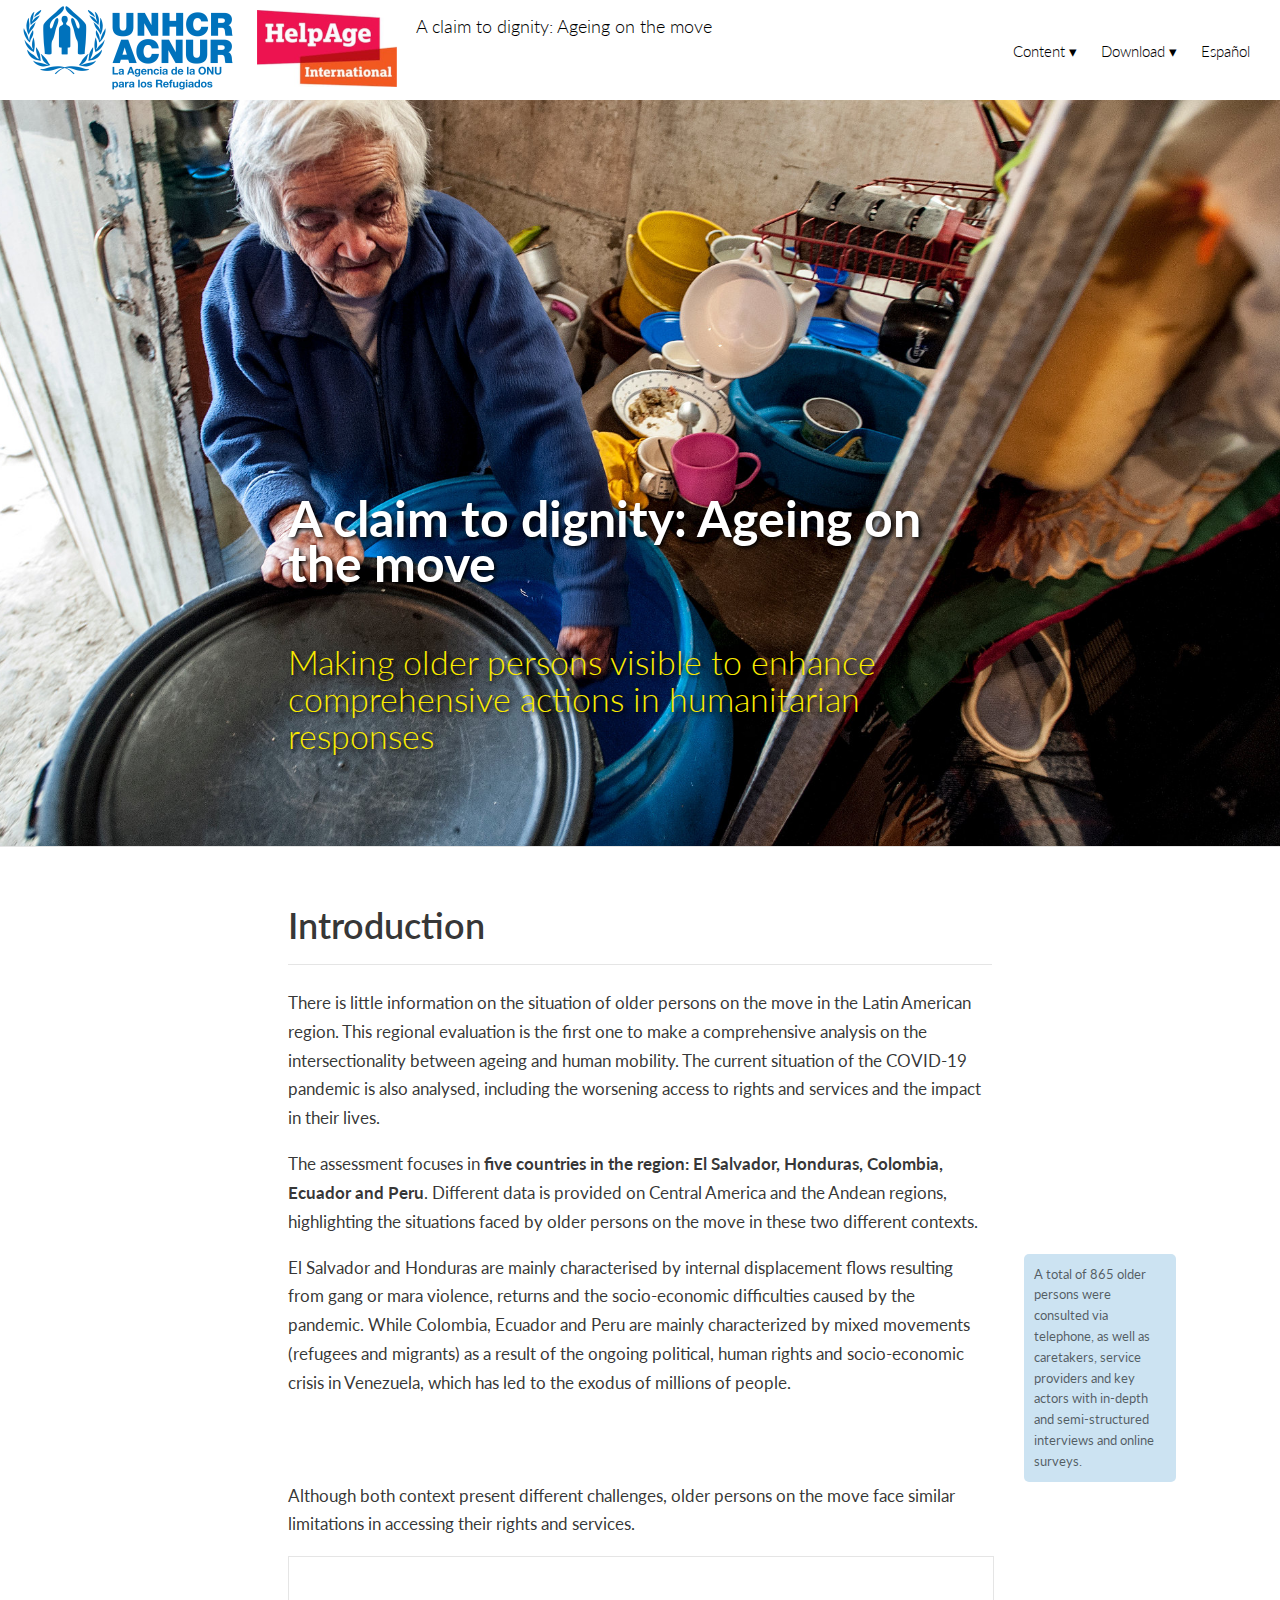
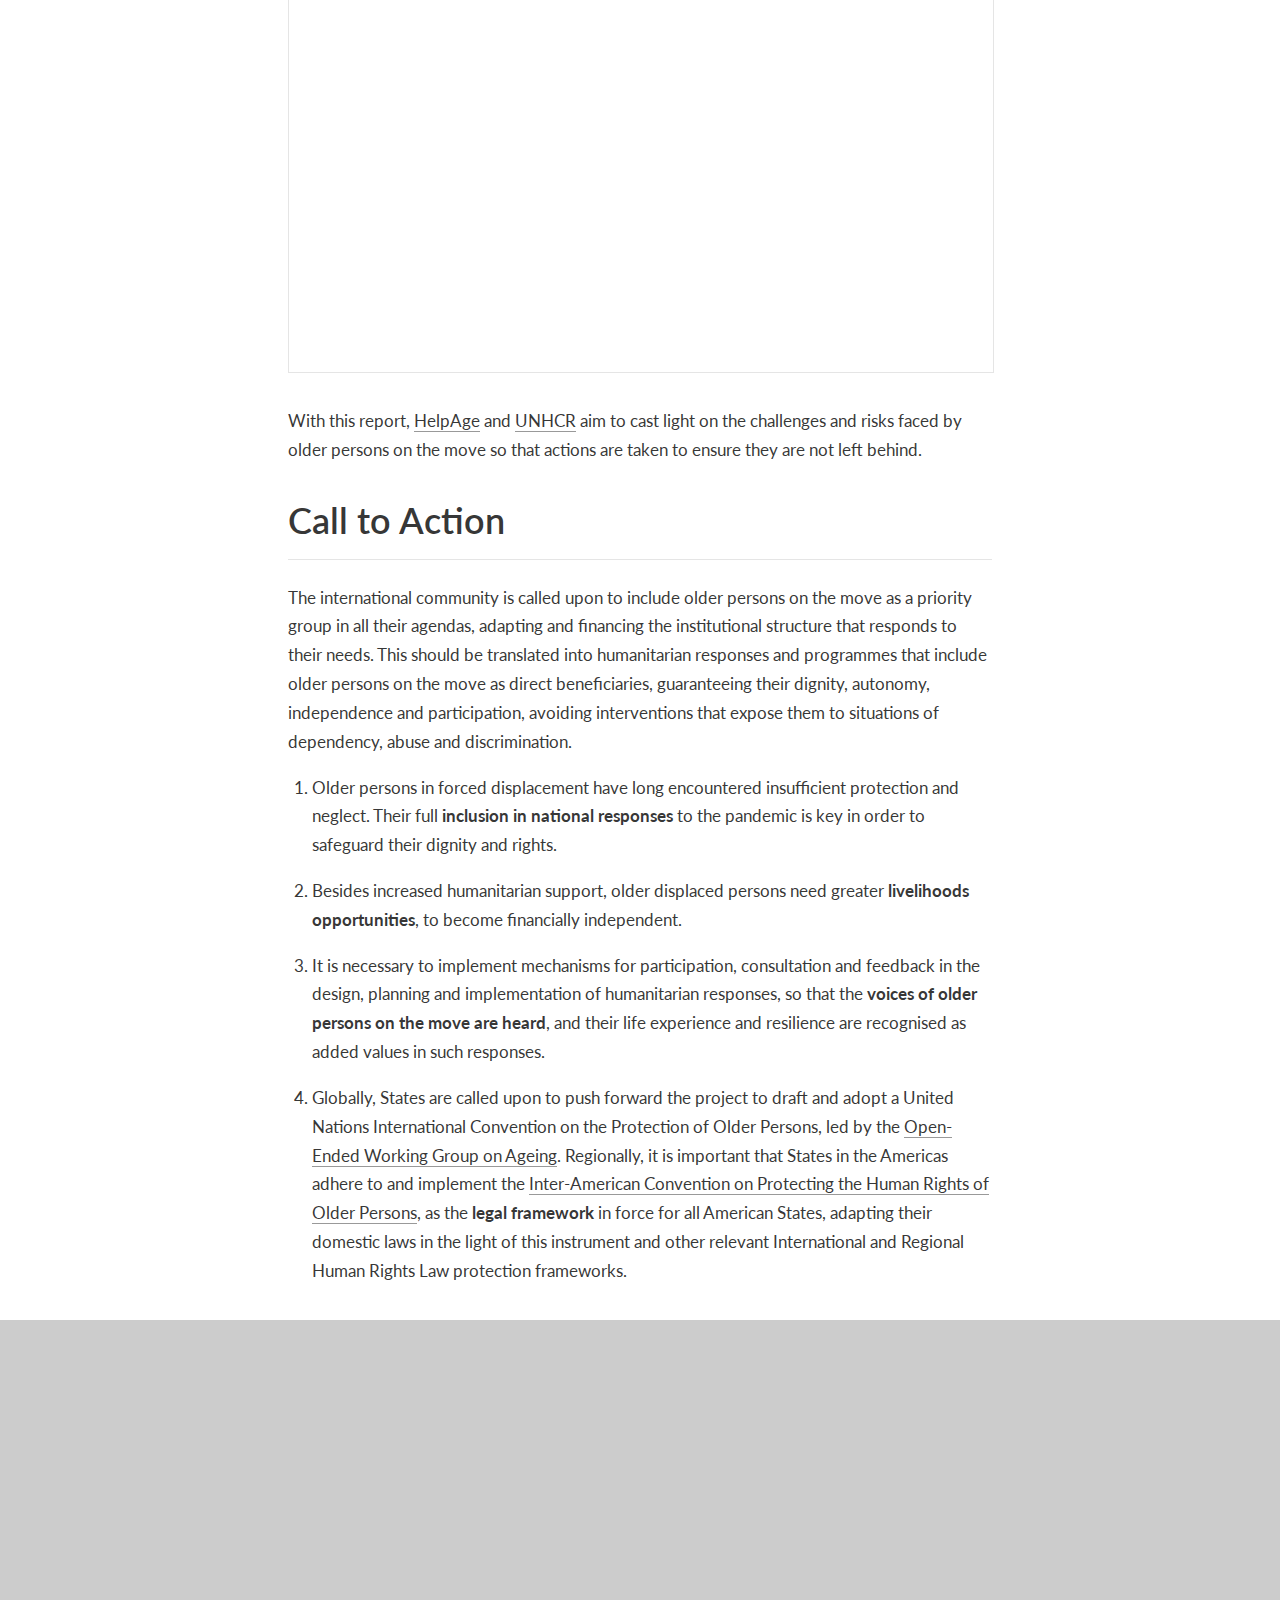
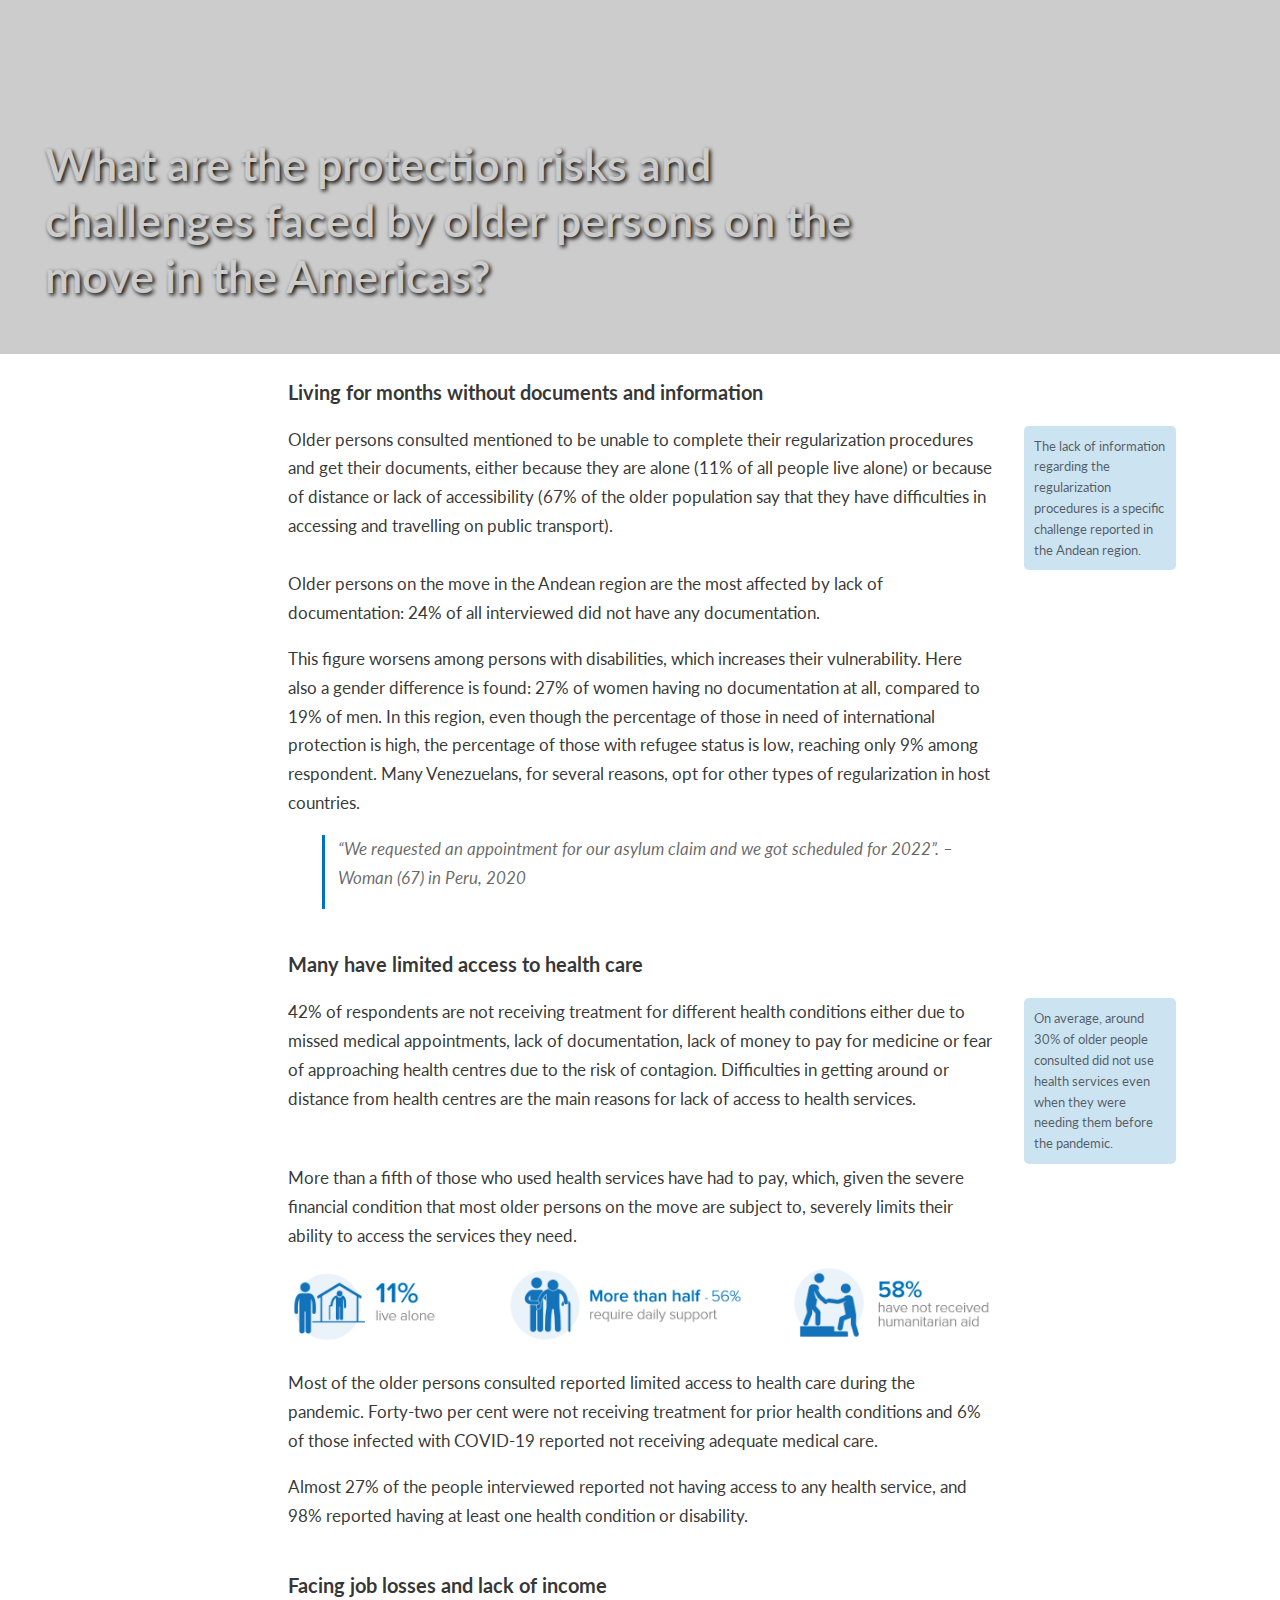
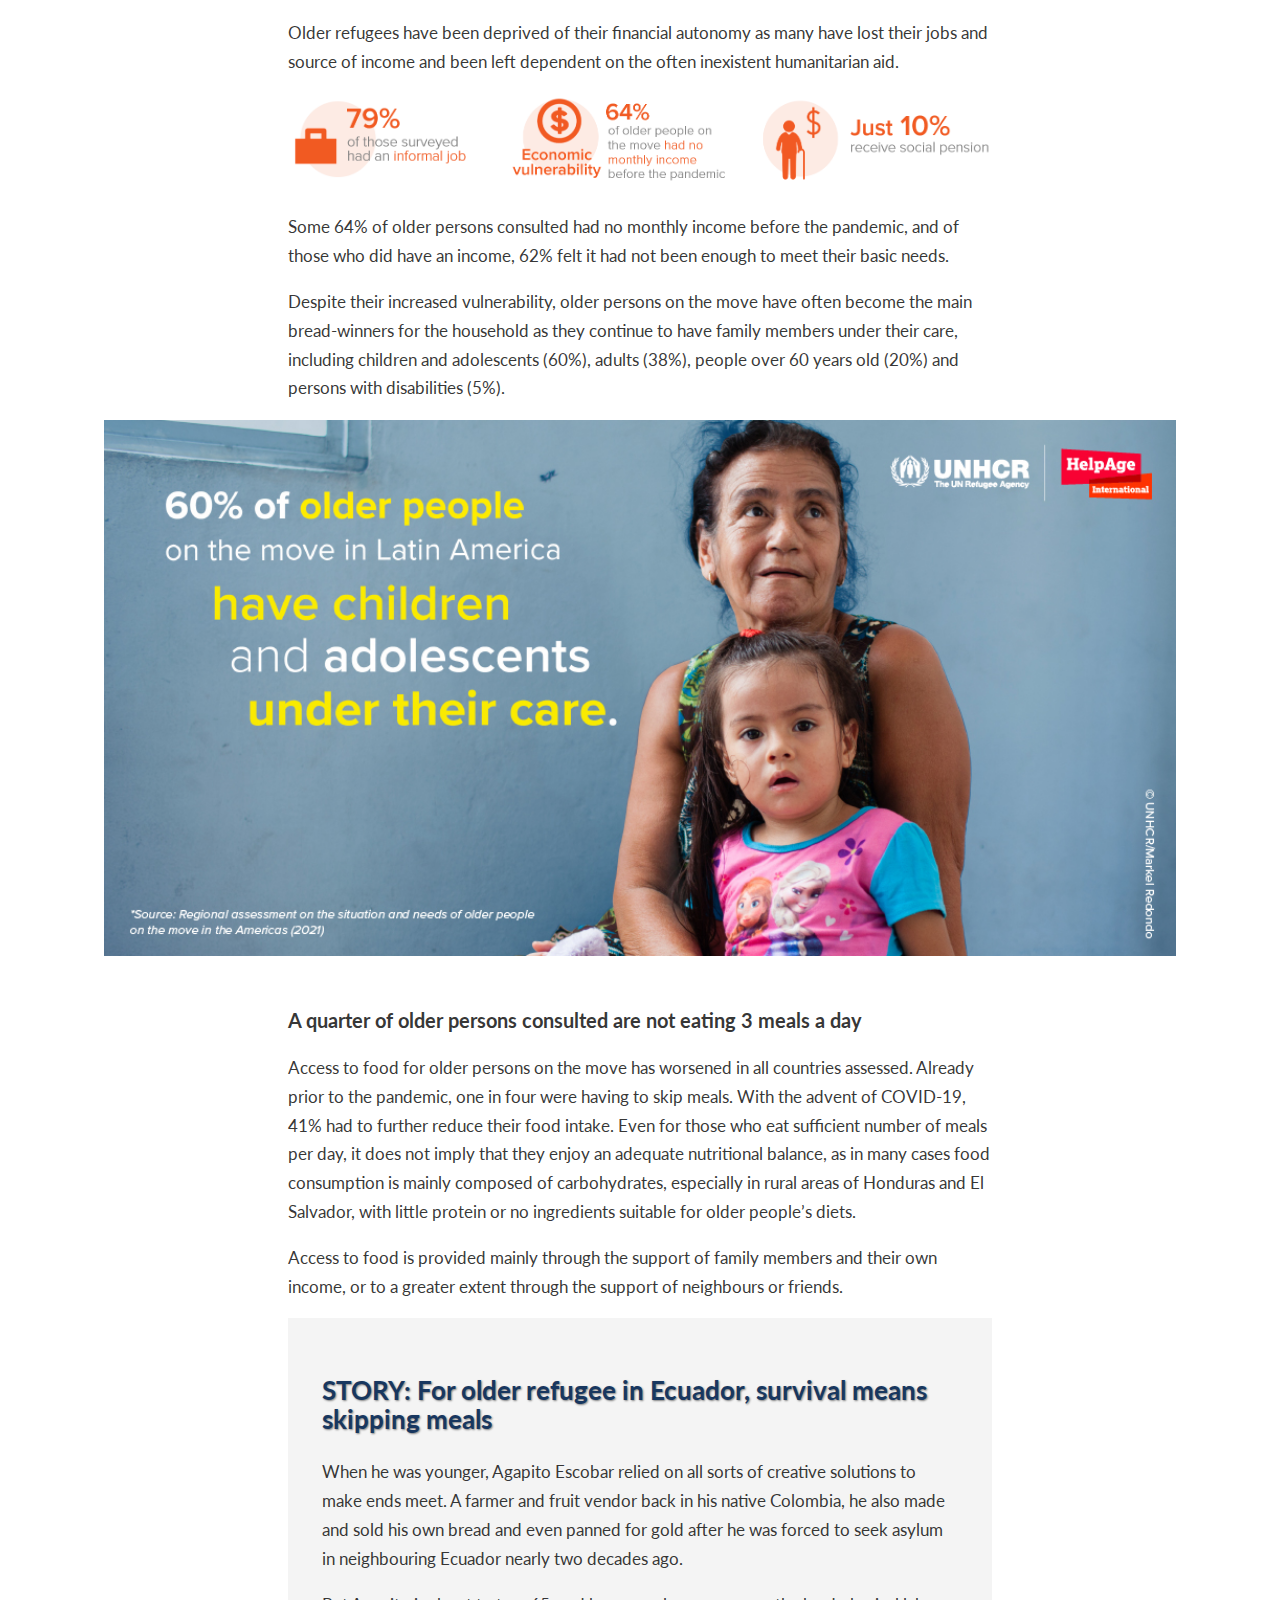
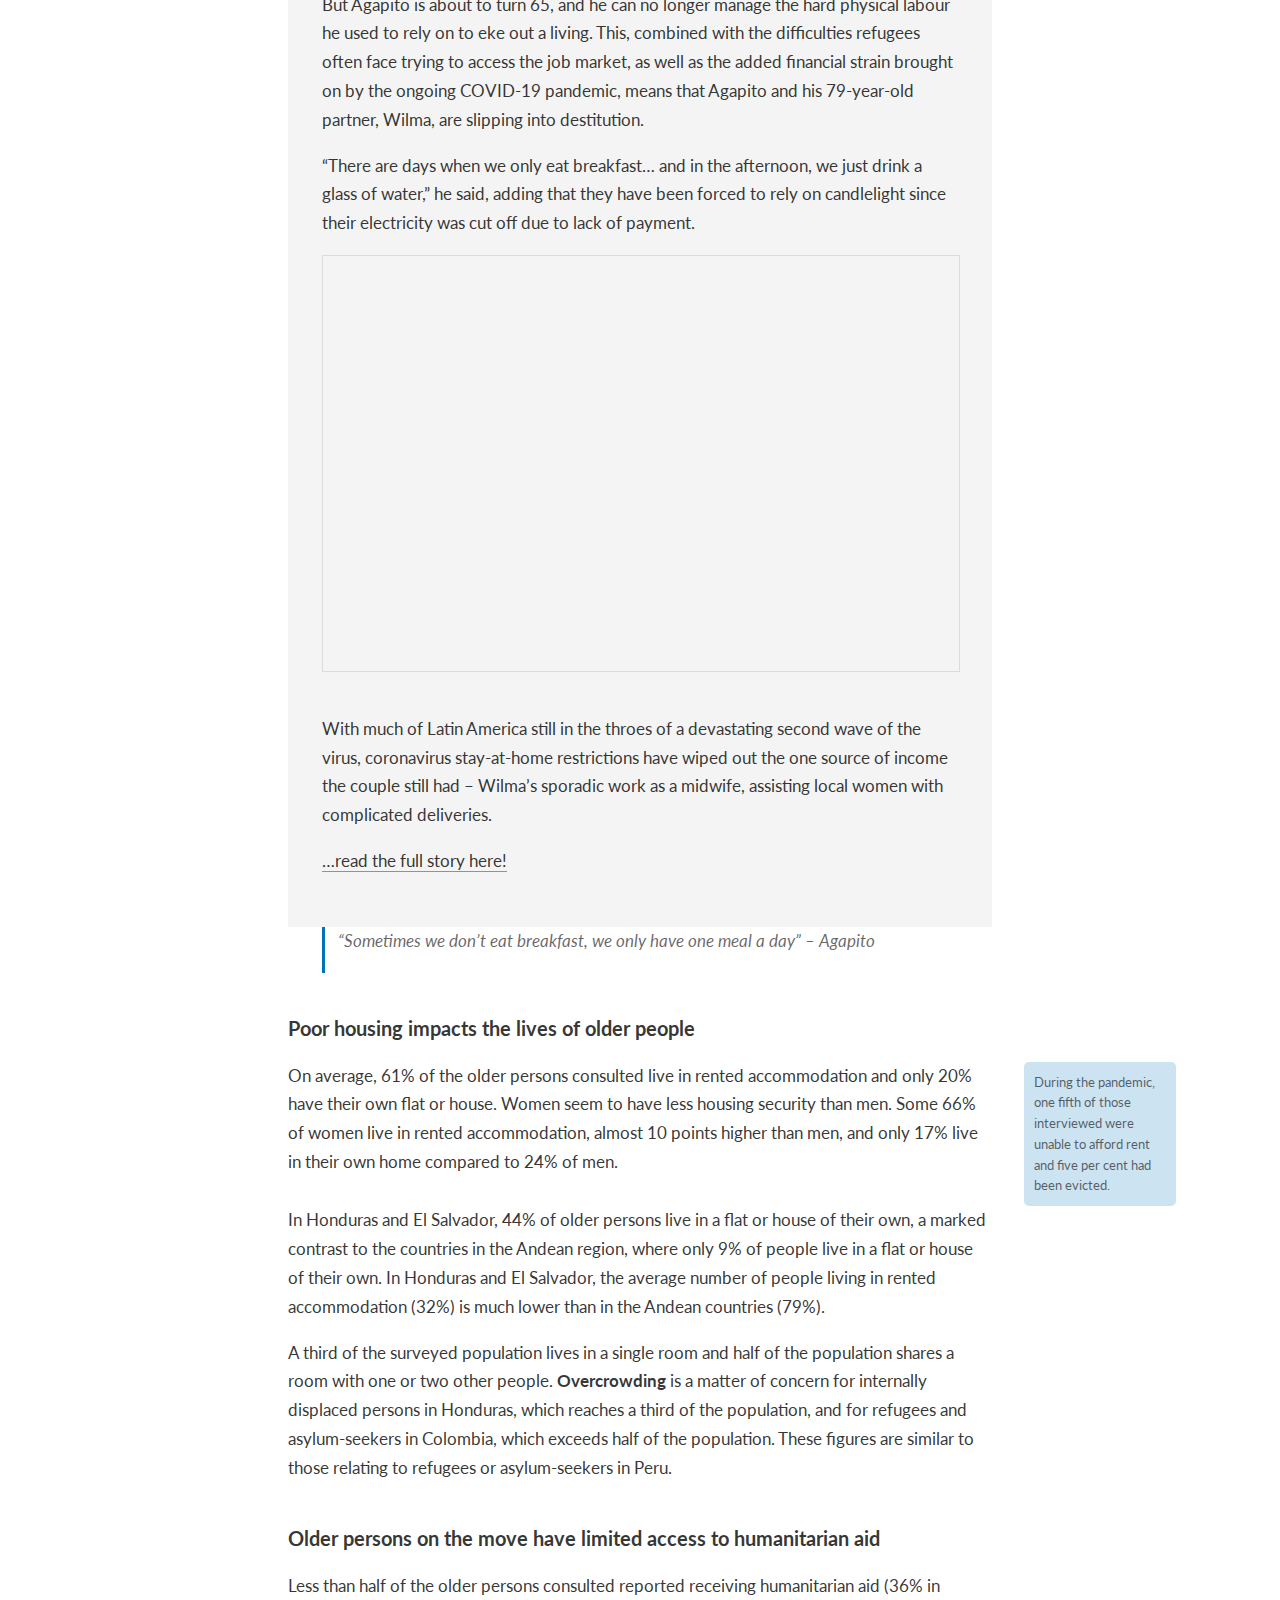
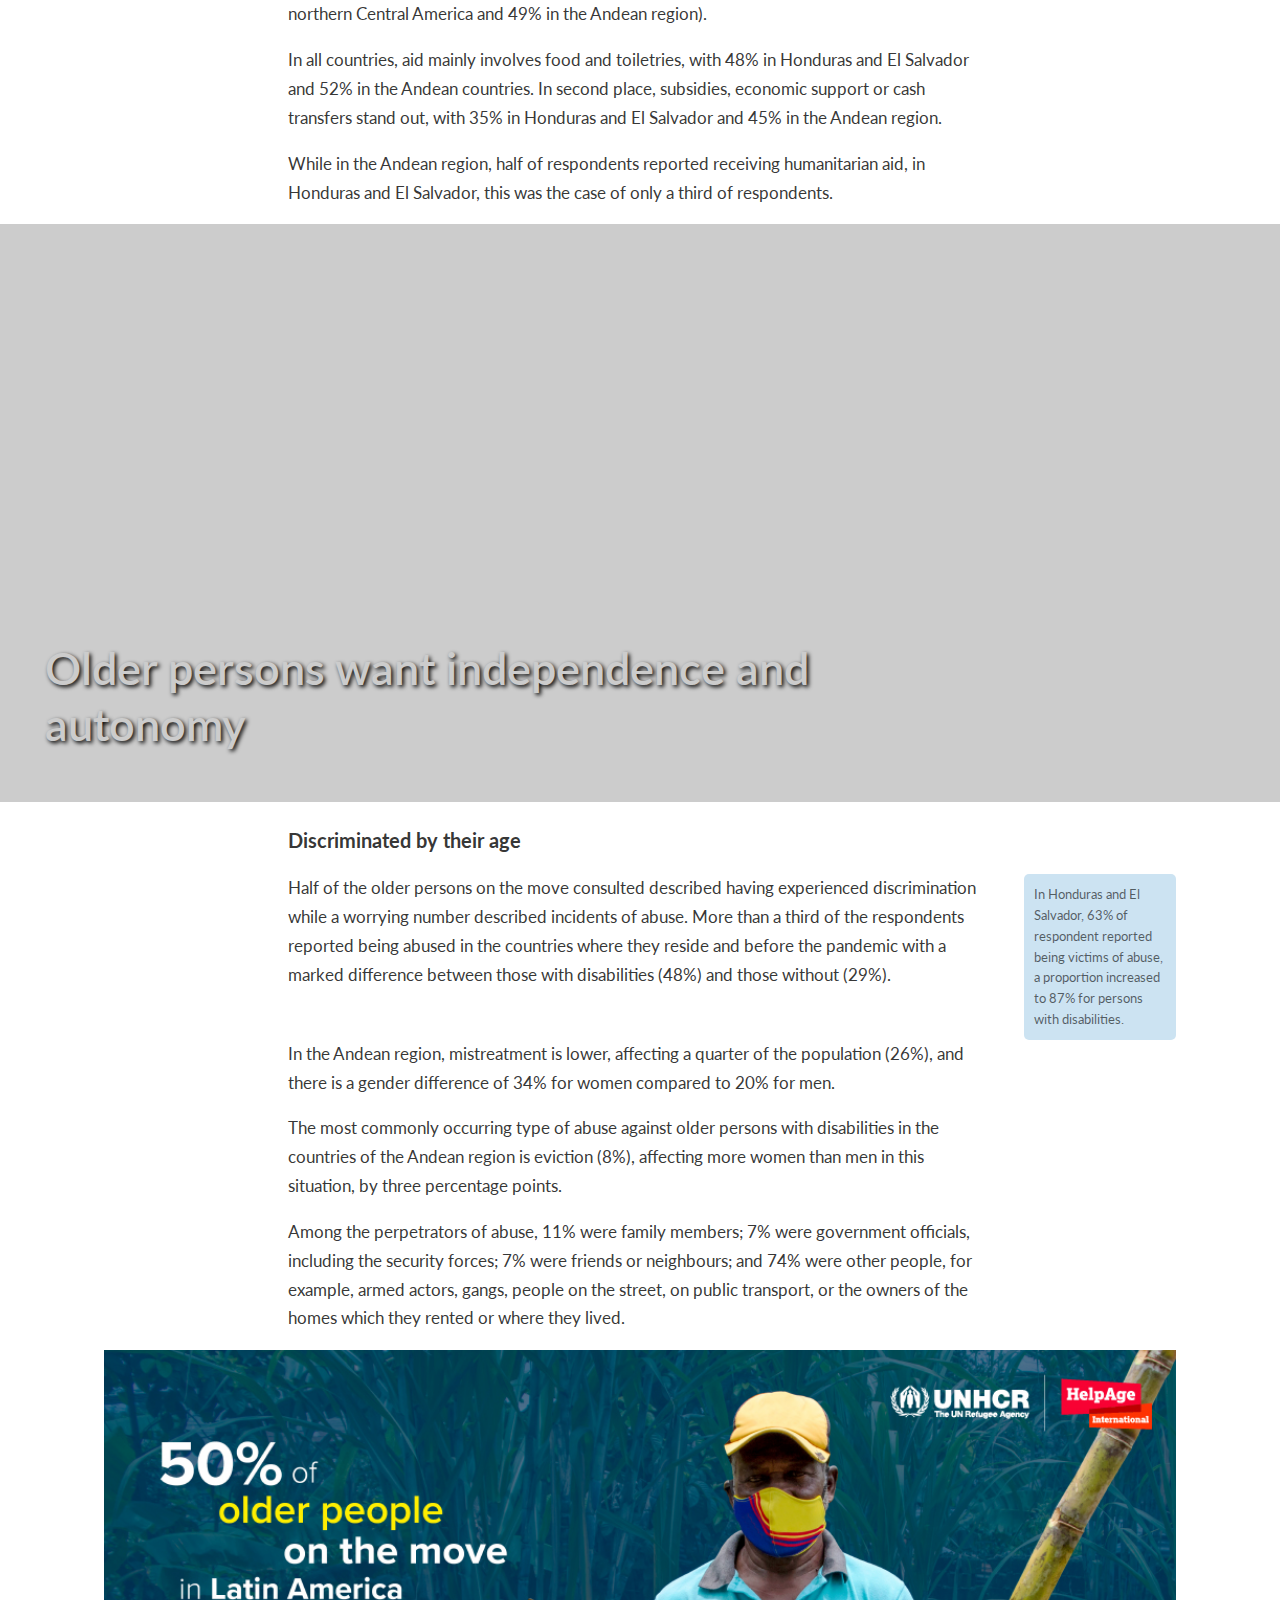
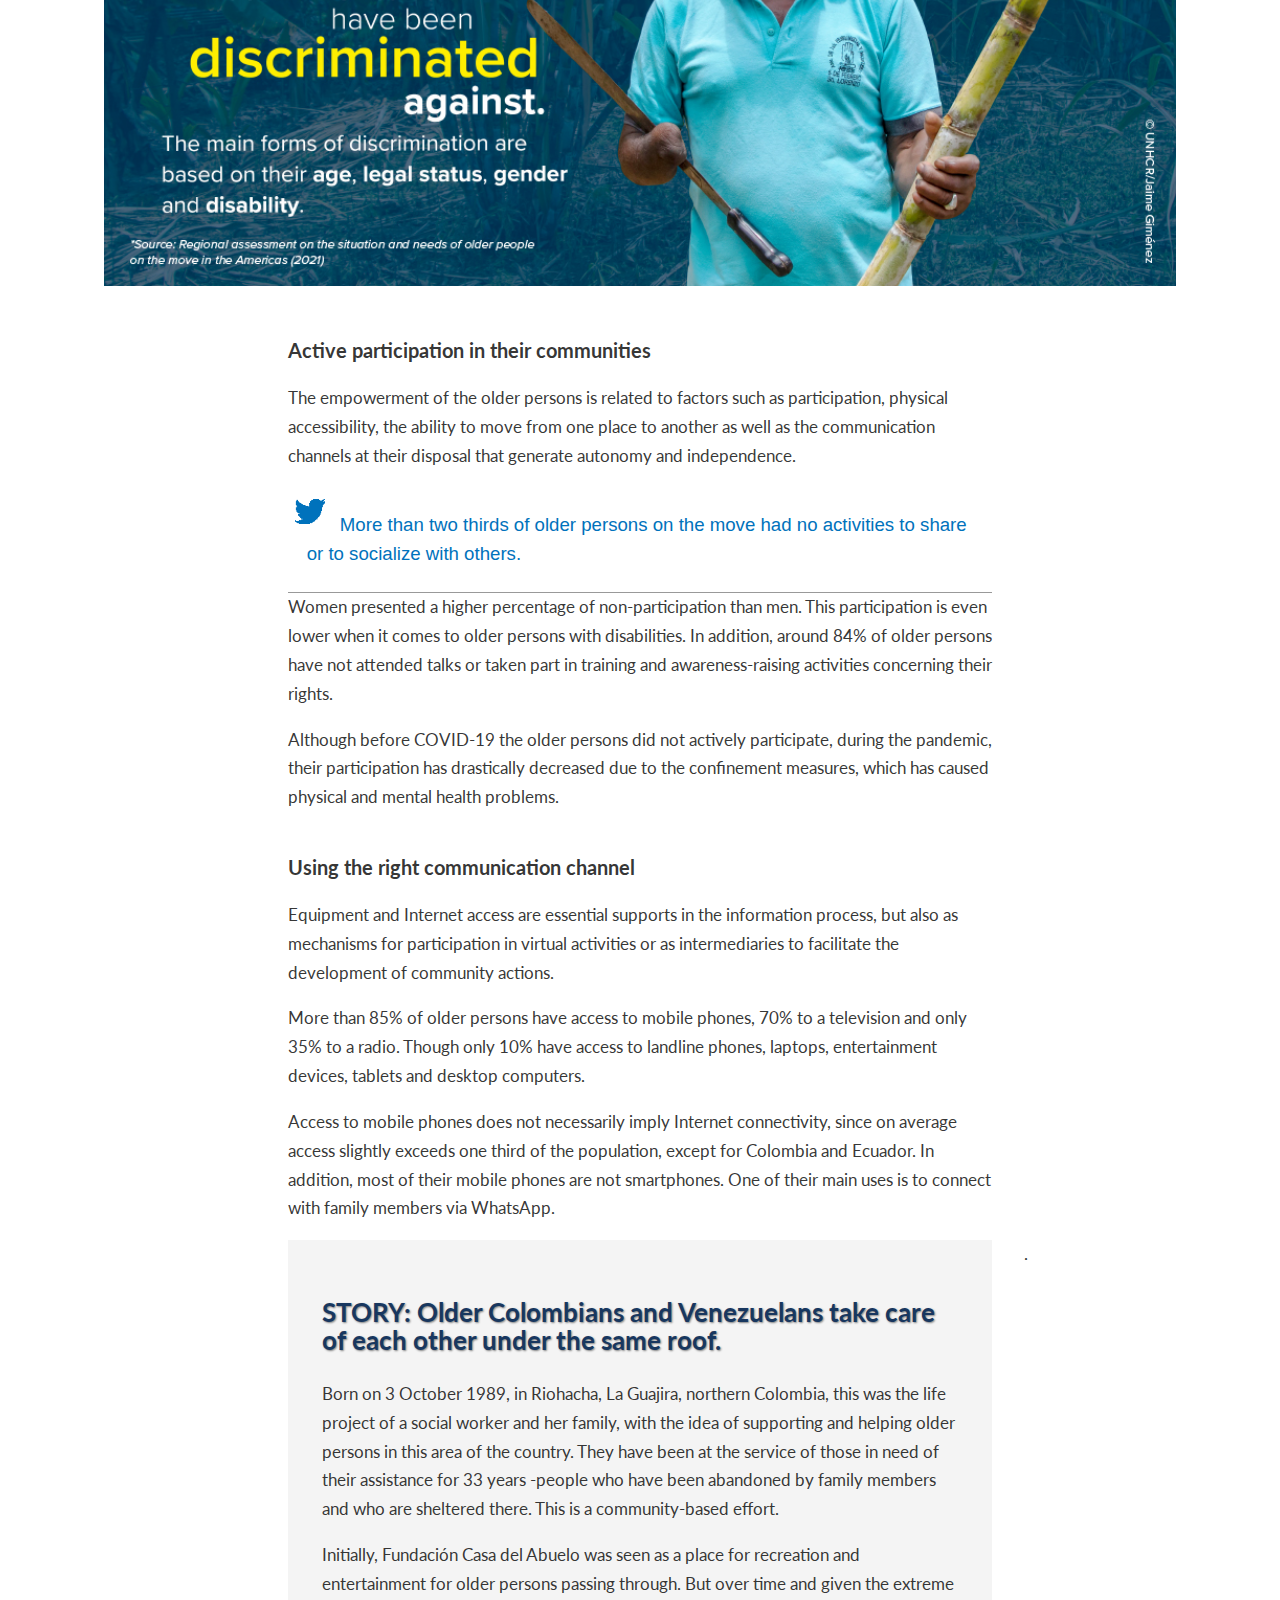
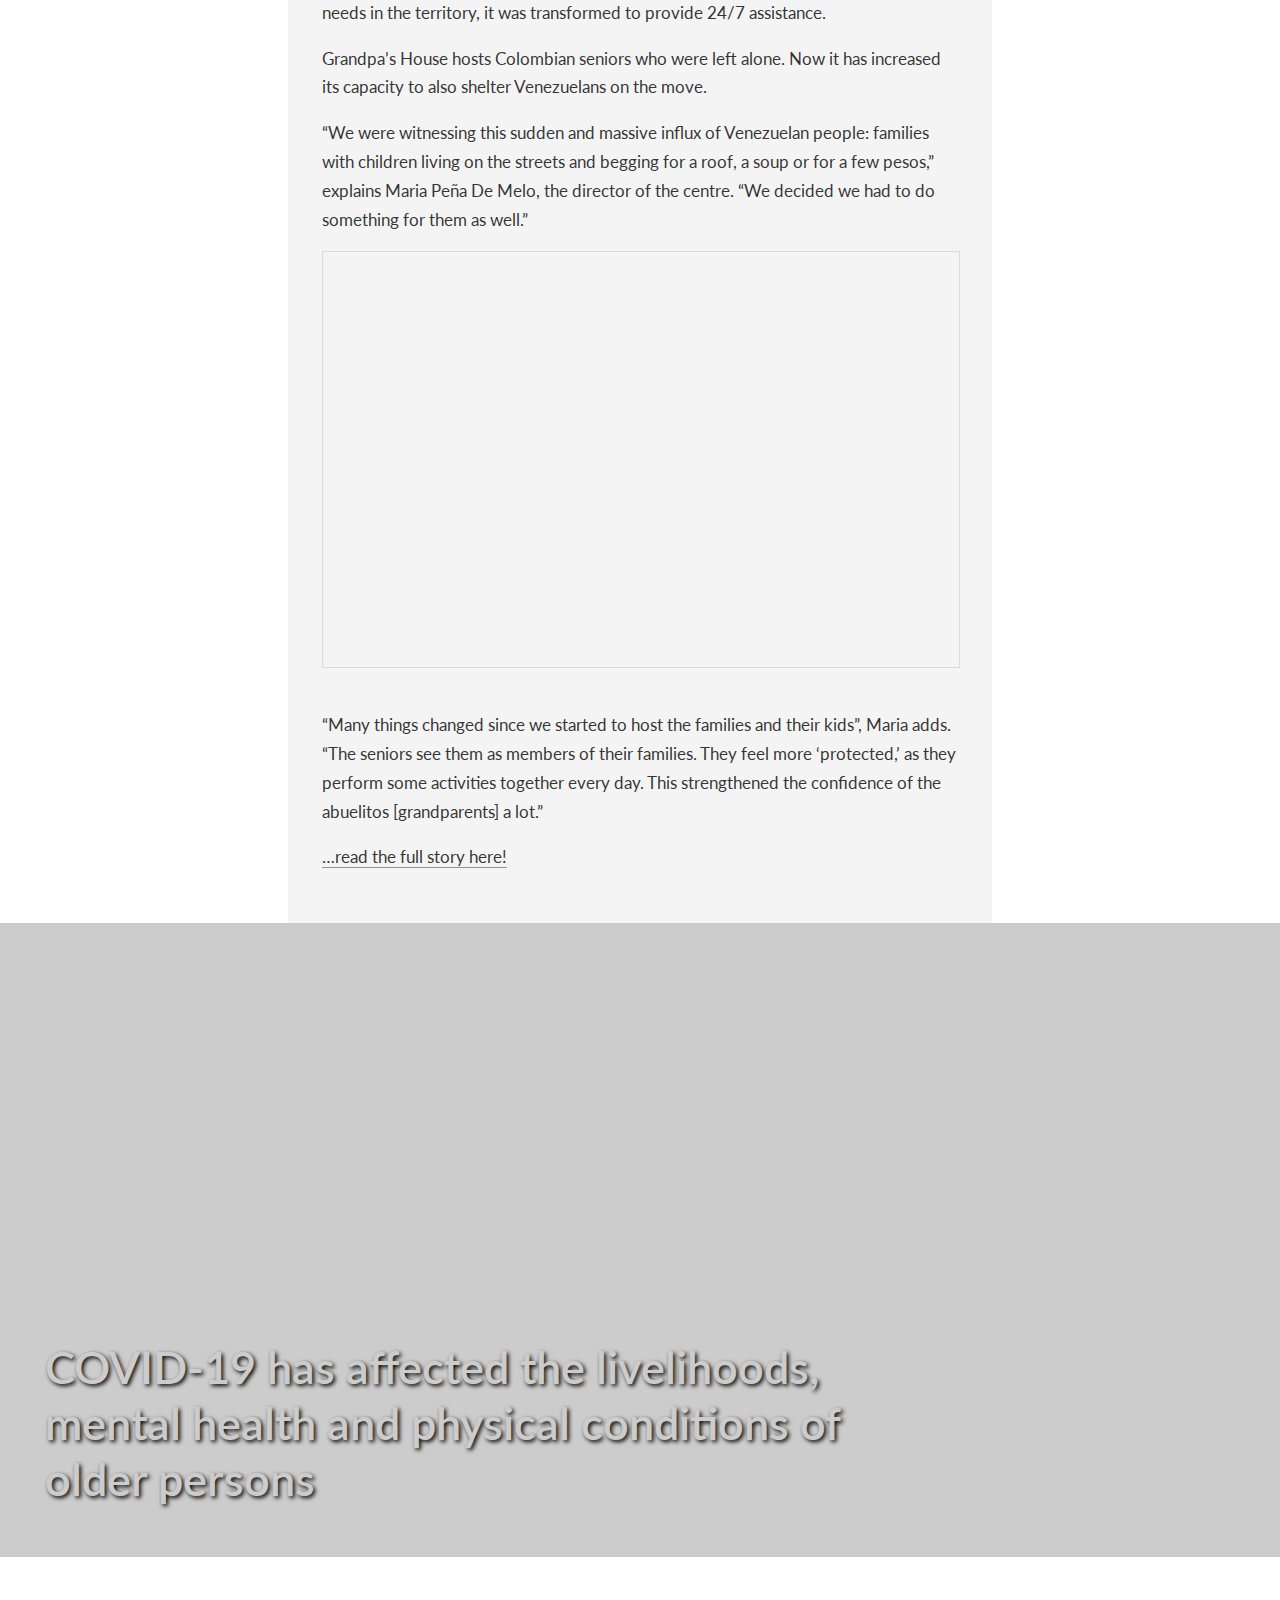
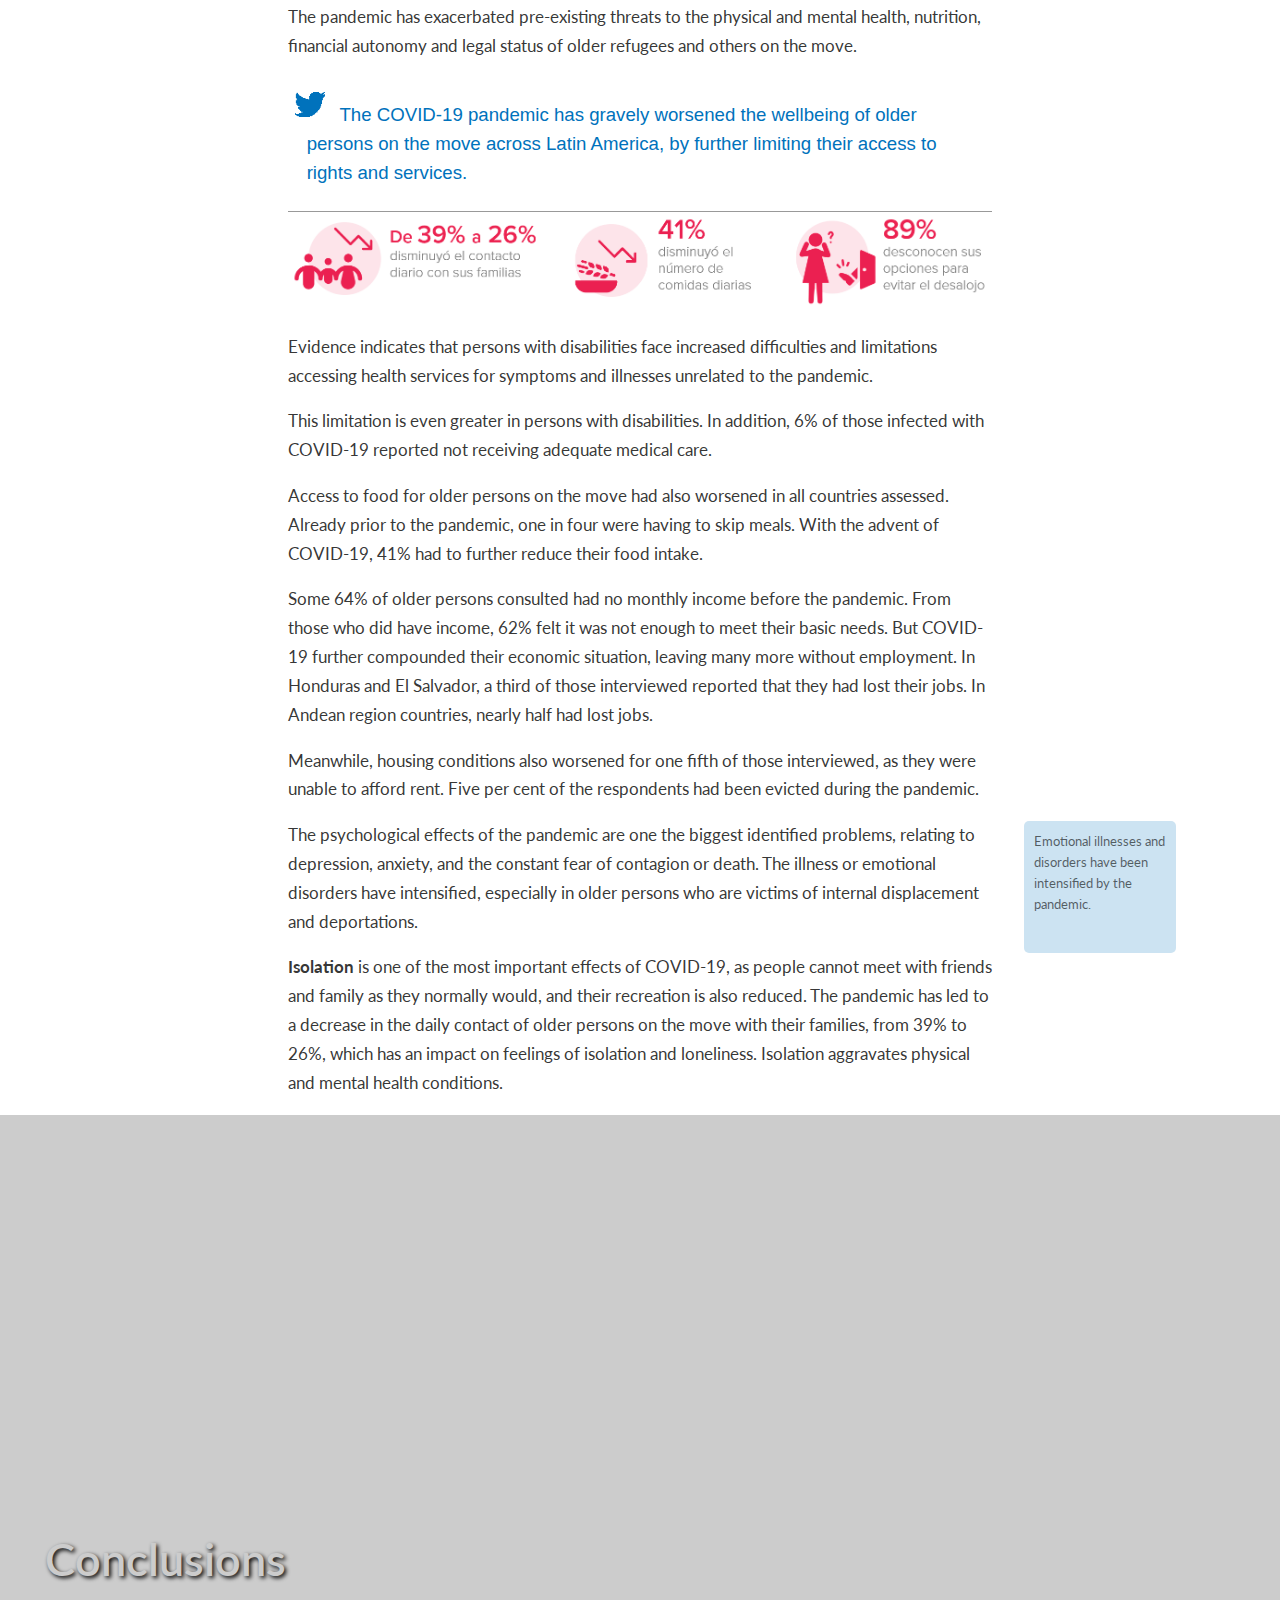
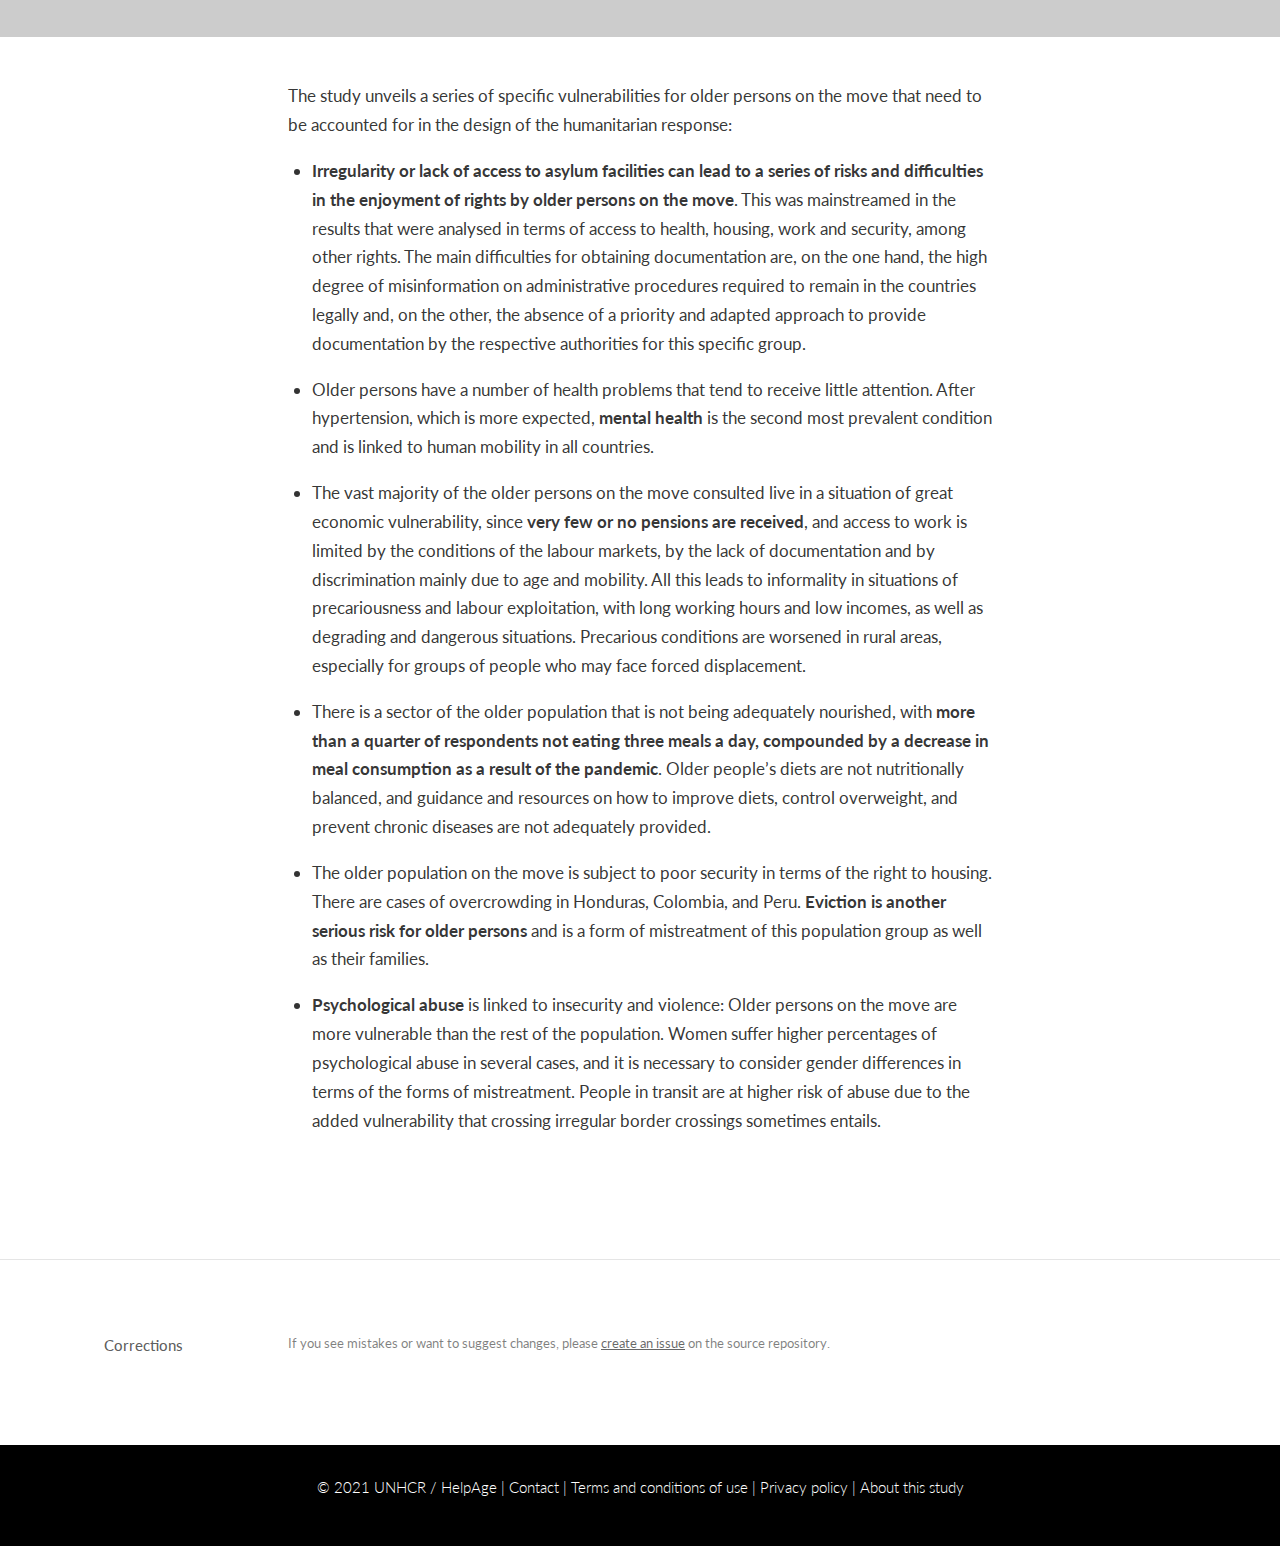
<file: docs/index.html>
<!DOCTYPE html>

<html xmlns="http://www.w3.org/1999/xhtml" lang="" xml:lang="">

<head>
  <meta charset="utf-8"/>
  <meta name="viewport" content="width=device-width, initial-scale=1"/>
  <meta http-equiv="X-UA-Compatible" content="IE=Edge,chrome=1"/>
  <meta name="generator" content="distill" />

  <style type="text/css">
  /* Hide doc at startup (prevent jankiness while JS renders/transforms) */
  body {
    visibility: hidden;
  }
  </style>

 <!--radix_placeholder_import_source-->
 <!--/radix_placeholder_import_source-->

<style type="text/css">code{white-space: pre;}</style>
<style type="text/css" data-origin="pandoc">
code.sourceCode > span { display: inline-block; line-height: 1.25; }
code.sourceCode > span { color: inherit; text-decoration: inherit; }
code.sourceCode > span:empty { height: 1.2em; }
.sourceCode { overflow: visible; }
code.sourceCode { white-space: pre; position: relative; }
div.sourceCode { margin: 1em 0; }
pre.sourceCode { margin: 0; }
@media screen {
div.sourceCode { overflow: auto; }
}
@media print {
code.sourceCode { white-space: pre-wrap; }
code.sourceCode > span { text-indent: -5em; padding-left: 5em; }
}
pre.numberSource code
  { counter-reset: source-line 0; }
pre.numberSource code > span
  { position: relative; left: -4em; counter-increment: source-line; }
pre.numberSource code > span > a:first-child::before
  { content: counter(source-line);
    position: relative; left: -1em; text-align: right; vertical-align: baseline;
    border: none; display: inline-block;
    -webkit-touch-callout: none; -webkit-user-select: none;
    -khtml-user-select: none; -moz-user-select: none;
    -ms-user-select: none; user-select: none;
    padding: 0 4px; width: 4em;
    color: #aaaaaa;
  }
pre.numberSource { margin-left: 3em; border-left: 1px solid #aaaaaa;  padding-left: 4px; }
div.sourceCode
  {   }
@media screen {
code.sourceCode > span > a:first-child::before { text-decoration: underline; }
}
code span.al { color: #ad0000; } /* Alert */
code span.an { color: #5e5e5e; } /* Annotation */
code span.at { color: #20794d; } /* Attribute */
code span.bn { color: #ad0000; } /* BaseN */
code span.bu { } /* BuiltIn */
code span.cf { color: #007ba5; } /* ControlFlow */
code span.ch { color: #20794d; } /* Char */
code span.cn { color: #8f5902; } /* Constant */
code span.co { color: #5e5e5e; } /* Comment */
code span.cv { color: #5e5e5e; font-style: italic; } /* CommentVar */
code span.do { color: #5e5e5e; font-style: italic; } /* Documentation */
code span.dt { color: #ad0000; } /* DataType */
code span.dv { color: #ad0000; } /* DecVal */
code span.er { color: #ad0000; } /* Error */
code span.ex { } /* Extension */
code span.fl { color: #ad0000; } /* Float */
code span.fu { color: #4758ab; } /* Function */
code span.im { } /* Import */
code span.in { color: #5e5e5e; } /* Information */
code span.kw { color: #007ba5; } /* Keyword */
code span.op { color: #5e5e5e; } /* Operator */
code span.ot { color: #007ba5; } /* Other */
code span.pp { color: #ad0000; } /* Preprocessor */
code span.sc { color: #20794d; } /* SpecialChar */
code span.ss { color: #20794d; } /* SpecialString */
code span.st { color: #20794d; } /* String */
code span.va { color: #111111; } /* Variable */
code span.vs { color: #20794d; } /* VerbatimString */
code span.wa { color: #5e5e5e; font-style: italic; } /* Warning */
</style>

  <!--radix_placeholder_meta_tags-->
  <title>A claim to dignity: Ageing on the move</title>
  
  <meta property="description" itemprop="description" content="Making older persons visible to enhance comprehensive actions in humanitarian responses"/>
  
  
  
  <!--  https://developers.facebook.com/docs/sharing/webmasters#markup -->
  <meta property="og:title" content="A claim to dignity: Ageing on the move"/>
  <meta property="og:type" content="article"/>
  <meta property="og:description" content="Making older persons visible to enhance comprehensive actions in humanitarian responses"/>
  <meta property="og:locale" content="en_US"/>
  <meta property="og:site_name" content="A claim to dignity: Ageing on the move"/>
  
  <!--  https://dev.twitter.com/cards/types/summary -->
  <meta property="twitter:card" content="summary"/>
  <meta property="twitter:title" content="A claim to dignity: Ageing on the move"/>
  <meta property="twitter:description" content="Making older persons visible to enhance comprehensive actions in humanitarian responses"/>
  <meta property="twitter:site" content="@unhcr"/>
  <meta property="twitter:creator" content="@unhcr"/>
  
  <!--/radix_placeholder_meta_tags-->
  <!--radix_placeholder_rmarkdown_metadata-->
  
  <script type="text/json" id="radix-rmarkdown-metadata">
  {"type":"list","attributes":{"names":{"type":"character","attributes":{},"value":["title","description","preview","twitter","repository_url","output"]}},"value":[{"type":"character","attributes":{},"value":["A claim to dignity: Ageing on the move"]},{"type":"character","attributes":{},"value":["Making older persons visible to enhance comprehensive actions in humanitarian responses\n"]},{"type":"character","attributes":{},"value":["images/macro/ENG-MACRO-1.jpg"]},{"type":"list","attributes":{"names":{"type":"character","attributes":{},"value":["site","creator"]}},"value":[{"type":"character","attributes":{},"value":["@unhcr"]},{"type":"character","attributes":{},"value":["@unhcr"]}]},{"type":"character","attributes":{},"value":["https://github.com/unhcr-americas/ageingonthemove"]},{"type":"list","attributes":{"names":{"type":"character","attributes":{},"value":["distill::distill_article"]}},"value":[{"type":"list","attributes":{"names":{"type":"character","attributes":{},"value":["theme","toc","toc_float"]}},"value":[{"type":"character","attributes":{},"value":["theme.css"]},{"type":"logical","attributes":{},"value":[false]},{"type":"logical","attributes":{},"value":[false]}]}]}]}
  </script>
  <!--/radix_placeholder_rmarkdown_metadata-->
  <!--radix_placeholder_navigation_in_header-->
  <meta name="distill:offset" content=""/>
  
  <script type="application/javascript">
  
    window.headroom_prevent_pin = false;
  
    window.document.addEventListener("DOMContentLoaded", function (event) {
  
      // initialize headroom for banner
      var header = $('header').get(0);
      var headerHeight = header.offsetHeight;
      var headroom = new Headroom(header, {
        tolerance: 5,
        onPin : function() {
          if (window.headroom_prevent_pin) {
            window.headroom_prevent_pin = false;
            headroom.unpin();
          }
        }
      });
      headroom.init();
      if(window.location.hash)
        headroom.unpin();
      $(header).addClass('headroom--transition');
  
      // offset scroll location for banner on hash change
      // (see: https://github.com/WickyNilliams/headroom.js/issues/38)
      window.addEventListener("hashchange", function(event) {
        window.scrollTo(0, window.pageYOffset - (headerHeight + 25));
      });
  
      // responsive menu
      $('.distill-site-header').each(function(i, val) {
        var topnav = $(this);
        var toggle = topnav.find('.nav-toggle');
        toggle.on('click', function() {
          topnav.toggleClass('responsive');
        });
      });
  
      // nav dropdowns
      $('.nav-dropbtn').click(function(e) {
        $(this).next('.nav-dropdown-content').toggleClass('nav-dropdown-active');
        $(this).parent().siblings('.nav-dropdown')
           .children('.nav-dropdown-content').removeClass('nav-dropdown-active');
      });
      $("body").click(function(e){
        $('.nav-dropdown-content').removeClass('nav-dropdown-active');
      });
      $(".nav-dropdown").click(function(e){
        e.stopPropagation();
      });
    });
  </script>
  
  <style type="text/css">
  
  /* Theme (user-documented overrideables for nav appearance) */
  
  .distill-site-nav {
    color: rgba(255, 255, 255, 0.8);
    background-color: #0F2E3D;
    font-size: 15px;
    font-weight: 300;
  }
  
  .distill-site-nav a {
    color: inherit;
    text-decoration: none;
  }
  
  .distill-site-nav a:hover {
    color: white;
  }
  
  @media print {
    .distill-site-nav {
      display: none;
    }
  }
  
  .distill-site-header {
  
  }
  
  .distill-site-footer {
  
  }
  
  
  /* Site Header */
  
  .distill-site-header {
    width: 100%;
    box-sizing: border-box;
    z-index: 3;
  }
  
  .distill-site-header .nav-left {
    display: inline-block;
    margin-left: 8px;
  }
  
  @media screen and (max-width: 768px) {
    .distill-site-header .nav-left {
      margin-left: 0;
    }
  }
  
  
  .distill-site-header .nav-right {
    float: right;
    margin-right: 8px;
  }
  
  .distill-site-header a,
  .distill-site-header .title {
    display: inline-block;
    text-align: center;
    padding: 14px 10px 14px 10px;
  }
  
  .distill-site-header .title {
    font-size: 18px;
    min-width: 150px;
  }
  
  .distill-site-header .logo {
    padding: 0;
  }
  
  .distill-site-header .logo img {
    display: none;
    max-height: 20px;
    width: auto;
    margin-bottom: -4px;
  }
  
  .distill-site-header .nav-image img {
    max-height: 18px;
    width: auto;
    display: inline-block;
    margin-bottom: -3px;
  }
  
  
  
  @media screen and (min-width: 1000px) {
    .distill-site-header .logo img {
      display: inline-block;
    }
    .distill-site-header .nav-left {
      margin-left: 20px;
    }
    .distill-site-header .nav-right {
      margin-right: 20px;
    }
    .distill-site-header .title {
      padding-left: 12px;
    }
  }
  
  
  .distill-site-header .nav-toggle {
    display: none;
  }
  
  .nav-dropdown {
    display: inline-block;
    position: relative;
  }
  
  .nav-dropdown .nav-dropbtn {
    border: none;
    outline: none;
    color: rgba(255, 255, 255, 0.8);
    padding: 16px 10px;
    background-color: transparent;
    font-family: inherit;
    font-size: inherit;
    font-weight: inherit;
    margin: 0;
    margin-top: 1px;
    z-index: 2;
  }
  
  .nav-dropdown-content {
    display: none;
    position: absolute;
    background-color: white;
    min-width: 200px;
    border: 1px solid rgba(0,0,0,0.15);
    border-radius: 4px;
    box-shadow: 0px 8px 16px 0px rgba(0,0,0,0.1);
    z-index: 1;
    margin-top: 2px;
    white-space: nowrap;
    padding-top: 4px;
    padding-bottom: 4px;
  }
  
  .nav-dropdown-content hr {
    margin-top: 4px;
    margin-bottom: 4px;
    border: none;
    border-bottom: 1px solid rgba(0, 0, 0, 0.1);
  }
  
  .nav-dropdown-active {
    display: block;
  }
  
  .nav-dropdown-content a, .nav-dropdown-content .nav-dropdown-header {
    color: black;
    padding: 6px 24px;
    text-decoration: none;
    display: block;
    text-align: left;
  }
  
  .nav-dropdown-content .nav-dropdown-header {
    display: block;
    padding: 5px 24px;
    padding-bottom: 0;
    text-transform: uppercase;
    font-size: 14px;
    color: #999999;
    white-space: nowrap;
  }
  
  .nav-dropdown:hover .nav-dropbtn {
    color: white;
  }
  
  .nav-dropdown-content a:hover {
    background-color: #ddd;
    color: black;
  }
  
  .nav-right .nav-dropdown-content {
    margin-left: -45%;
    right: 0;
  }
  
  @media screen and (max-width: 768px) {
    .distill-site-header a, .distill-site-header .nav-dropdown  {display: none;}
    .distill-site-header a.nav-toggle {
      float: right;
      display: block;
    }
    .distill-site-header .title {
      margin-left: 0;
    }
    .distill-site-header .nav-right {
      margin-right: 0;
    }
    .distill-site-header {
      overflow: hidden;
    }
    .nav-right .nav-dropdown-content {
      margin-left: 0;
    }
  }
  
  
  @media screen and (max-width: 768px) {
    .distill-site-header.responsive {position: relative; min-height: 500px; }
    .distill-site-header.responsive a.nav-toggle {
      position: absolute;
      right: 0;
      top: 0;
    }
    .distill-site-header.responsive a,
    .distill-site-header.responsive .nav-dropdown {
      display: block;
      text-align: left;
    }
    .distill-site-header.responsive .nav-left,
    .distill-site-header.responsive .nav-right {
      width: 100%;
    }
    .distill-site-header.responsive .nav-dropdown {float: none;}
    .distill-site-header.responsive .nav-dropdown-content {position: relative;}
    .distill-site-header.responsive .nav-dropdown .nav-dropbtn {
      display: block;
      width: 100%;
      text-align: left;
    }
  }
  
  /* Site Footer */
  
  .distill-site-footer {
    width: 100%;
    overflow: hidden;
    box-sizing: border-box;
    z-index: 3;
    margin-top: 30px;
    padding-top: 30px;
    padding-bottom: 30px;
    text-align: center;
  }
  
  /* Headroom */
  
  d-title {
    padding-top: 6rem;
  }
  
  @media print {
    d-title {
      padding-top: 4rem;
    }
  }
  
  .headroom {
    z-index: 1000;
    position: fixed;
    top: 0;
    left: 0;
    right: 0;
  }
  
  .headroom--transition {
    transition: all .4s ease-in-out;
  }
  
  .headroom--unpinned {
    top: -100px;
  }
  
  .headroom--pinned {
    top: 0;
  }
  
  /* adjust viewport for navbar height */
  /* helps vertically center bootstrap (non-distill) content */
  .min-vh-100 {
    min-height: calc(100vh - 100px) !important;
  }
  
  </style>
  
  <script src="site_libs/jquery-1.11.3/jquery.min.js"></script>
  <link href="site_libs/font-awesome-5.1.0/css/all.css" rel="stylesheet"/>
  <link href="site_libs/font-awesome-5.1.0/css/v4-shims.css" rel="stylesheet"/>
  <script src="site_libs/headroom-0.9.4/headroom.min.js"></script>
  <script src="site_libs/autocomplete-0.37.1/autocomplete.min.js"></script>
  <script src="site_libs/fuse-6.4.1/fuse.min.js"></script>
  
  <script type="application/javascript">
  
  function getMeta(metaName) {
    var metas = document.getElementsByTagName('meta');
    for (let i = 0; i < metas.length; i++) {
      if (metas[i].getAttribute('name') === metaName) {
        return metas[i].getAttribute('content');
      }
    }
    return '';
  }
  
  function offsetURL(url) {
    var offset = getMeta('distill:offset');
    return offset ? offset + '/' + url : url;
  }
  
  function createFuseIndex() {
  
    // create fuse index
    var options = {
      keys: [
        { name: 'title', weight: 20 },
        { name: 'categories', weight: 15 },
        { name: 'description', weight: 10 },
        { name: 'contents', weight: 5 },
      ],
      ignoreLocation: true,
      threshold: 0
    };
    var fuse = new window.Fuse([], options);
  
    // fetch the main search.json
    return fetch(offsetURL('search.json'))
      .then(function(response) {
        if (response.status == 200) {
          return response.json().then(function(json) {
            // index main articles
            json.articles.forEach(function(article) {
              fuse.add(article);
            });
            // download collections and index their articles
            return Promise.all(json.collections.map(function(collection) {
              return fetch(offsetURL(collection)).then(function(response) {
                if (response.status === 200) {
                  return response.json().then(function(articles) {
                    articles.forEach(function(article) {
                      fuse.add(article);
                    });
                  })
                } else {
                  return Promise.reject(
                    new Error('Unexpected status from search index request: ' +
                              response.status)
                  );
                }
              });
            })).then(function() {
              return fuse;
            });
          });
  
        } else {
          return Promise.reject(
            new Error('Unexpected status from search index request: ' +
                        response.status)
          );
        }
      });
  }
  
  window.document.addEventListener("DOMContentLoaded", function (event) {
  
    // get search element (bail if we don't have one)
    var searchEl = window.document.getElementById('distill-search');
    if (!searchEl)
      return;
  
    createFuseIndex()
      .then(function(fuse) {
  
        // make search box visible
        searchEl.classList.remove('hidden');
  
        // initialize autocomplete
        var options = {
          autoselect: true,
          hint: false,
          minLength: 2,
        };
        window.autocomplete(searchEl, options, [{
          source: function(query, callback) {
            const searchOptions = {
              isCaseSensitive: false,
              shouldSort: true,
              minMatchCharLength: 2,
              limit: 10,
            };
            var results = fuse.search(query, searchOptions);
            callback(results
              .map(function(result) { return result.item; })
            );
          },
          templates: {
            suggestion: function(suggestion) {
              var img = suggestion.preview && Object.keys(suggestion.preview).length > 0
                ? `<img src="${offsetURL(suggestion.preview)}"</img>`
                : '';
              var html = `
                <div class="search-item">
                  <h3>${suggestion.title}</h3>
                  <div class="search-item-description">
                    ${suggestion.description || ''}
                  </div>
                  <div class="search-item-preview">
                    ${img}
                  </div>
                </div>
              `;
              return html;
            }
          }
        }]).on('autocomplete:selected', function(event, suggestion) {
          window.location.href = offsetURL(suggestion.path);
        });
        // remove inline display style on autocompleter (we want to
        // manage responsive display via css)
        $('.algolia-autocomplete').css("display", "");
      })
      .catch(function(error) {
        console.log(error);
      });
  
  });
  
  </script>
  
  <style type="text/css">
  
  .nav-search {
    font-size: x-small;
  }
  
  /* Algolioa Autocomplete */
  
  .algolia-autocomplete {
    display: inline-block;
    margin-left: 10px;
    vertical-align: sub;
    background-color: white;
    color: black;
    padding: 6px;
    padding-top: 8px;
    padding-bottom: 0;
    border-radius: 6px;
    border: 1px #0F2E3D solid;
    width: 180px;
  }
  
  
  @media screen and (max-width: 768px) {
    .distill-site-nav .algolia-autocomplete {
      display: none;
      visibility: hidden;
    }
    .distill-site-nav.responsive .algolia-autocomplete {
      display: inline-block;
      visibility: visible;
    }
    .distill-site-nav.responsive .algolia-autocomplete .aa-dropdown-menu {
      margin-left: 0;
      width: 400px;
      max-height: 400px;
    }
  }
  
  .algolia-autocomplete .aa-input, .algolia-autocomplete .aa-hint {
    width: 90%;
    outline: none;
    border: none;
  }
  
  .algolia-autocomplete .aa-hint {
    color: #999;
  }
  .algolia-autocomplete .aa-dropdown-menu {
    width: 550px;
    max-height: 70vh;
    overflow-x: visible;
    overflow-y: scroll;
    padding: 5px;
    margin-top: 3px;
    margin-left: -150px;
    background-color: #fff;
    border-radius: 5px;
    border: 1px solid #999;
    border-top: none;
  }
  
  .algolia-autocomplete .aa-dropdown-menu .aa-suggestion {
    cursor: pointer;
    padding: 5px 4px;
    border-bottom: 1px solid #eee;
  }
  
  .algolia-autocomplete .aa-dropdown-menu .aa-suggestion:last-of-type {
    border-bottom: none;
    margin-bottom: 2px;
  }
  
  .algolia-autocomplete .aa-dropdown-menu .aa-suggestion .search-item {
    overflow: hidden;
    font-size: 0.8em;
    line-height: 1.4em;
  }
  
  .algolia-autocomplete .aa-dropdown-menu .aa-suggestion .search-item h3 {
    font-size: 1rem;
    margin-block-start: 0;
    margin-block-end: 5px;
  }
  
  .algolia-autocomplete .aa-dropdown-menu .aa-suggestion .search-item-description {
    display: inline-block;
    overflow: hidden;
    height: 2.8em;
    width: 80%;
    margin-right: 4%;
  }
  
  .algolia-autocomplete .aa-dropdown-menu .aa-suggestion .search-item-preview {
    display: inline-block;
    width: 15%;
  }
  
  .algolia-autocomplete .aa-dropdown-menu .aa-suggestion .search-item-preview img {
    height: 3em;
    width: auto;
    display: none;
  }
  
  .algolia-autocomplete .aa-dropdown-menu .aa-suggestion .search-item-preview img[src] {
    display: initial;
  }
  
  .algolia-autocomplete .aa-dropdown-menu .aa-suggestion.aa-cursor {
    background-color: #eee;
  }
  .algolia-autocomplete .aa-dropdown-menu .aa-suggestion em {
    font-weight: bold;
    font-style: normal;
  }
  
  </style>
  
  
  <!--/radix_placeholder_navigation_in_header-->
  <!--radix_placeholder_distill-->
  
  <style type="text/css">
  
  body {
    background-color: white;
  }
  
  .pandoc-table {
    width: 100%;
  }
  
  .pandoc-table>caption {
    margin-bottom: 10px;
  }
  
  .pandoc-table th:not([align]) {
    text-align: left;
  }
  
  .pagedtable-footer {
    font-size: 15px;
  }
  
  d-byline .byline {
    grid-template-columns: 2fr 2fr;
  }
  
  d-byline .byline h3 {
    margin-block-start: 1.5em;
  }
  
  d-byline .byline .authors-affiliations h3 {
    margin-block-start: 0.5em;
  }
  
  .authors-affiliations .orcid-id {
    width: 16px;
    height:16px;
    margin-left: 4px;
    margin-right: 4px;
    vertical-align: middle;
    padding-bottom: 2px;
  }
  
  d-title .dt-tags {
    margin-top: 1em;
    grid-column: text;
  }
  
  .dt-tags .dt-tag {
    text-decoration: none;
    display: inline-block;
    color: rgba(0,0,0,0.6);
    padding: 0em 0.4em;
    margin-right: 0.5em;
    margin-bottom: 0.4em;
    font-size: 70%;
    border: 1px solid rgba(0,0,0,0.2);
    border-radius: 3px;
    text-transform: uppercase;
    font-weight: 500;
  }
  
  d-article table.gt_table td,
  d-article table.gt_table th {
    border-bottom: none;
  }
  
  .html-widget {
    margin-bottom: 2.0em;
  }
  
  .l-screen-inset {
    padding-right: 16px;
  }
  
  .l-screen .caption {
    margin-left: 10px;
  }
  
  .shaded {
    background: rgb(247, 247, 247);
    padding-top: 20px;
    padding-bottom: 20px;
    border-top: 1px solid rgba(0, 0, 0, 0.1);
    border-bottom: 1px solid rgba(0, 0, 0, 0.1);
  }
  
  .shaded .html-widget {
    margin-bottom: 0;
    border: 1px solid rgba(0, 0, 0, 0.1);
  }
  
  .shaded .shaded-content {
    background: white;
  }
  
  .text-output {
    margin-top: 0;
    line-height: 1.5em;
  }
  
  .hidden {
    display: none !important;
  }
  
  d-article {
    padding-top: 2.5rem;
    padding-bottom: 30px;
  }
  
  d-appendix {
    padding-top: 30px;
  }
  
  d-article>p>img {
    width: 100%;
  }
  
  d-article h2 {
    margin: 1rem 0 1.5rem 0;
  }
  
  d-article h3 {
    margin-top: 1.5rem;
  }
  
  d-article iframe {
    border: 1px solid rgba(0, 0, 0, 0.1);
    margin-bottom: 2.0em;
    width: 100%;
  }
  
  /* Tweak code blocks */
  
  d-article div.sourceCode code,
  d-article pre code {
    font-family: Consolas, Monaco, 'Andale Mono', 'Ubuntu Mono', monospace;
  }
  
  d-article pre,
  d-article div.sourceCode,
  d-article div.sourceCode pre {
    overflow: auto;
  }
  
  d-article div.sourceCode {
    background-color: white;
  }
  
  d-article div.sourceCode pre {
    padding-left: 10px;
    font-size: 12px;
    border-left: 2px solid rgba(0,0,0,0.1);
  }
  
  d-article pre {
    font-size: 12px;
    color: black;
    background: none;
    margin-top: 0;
    text-align: left;
    white-space: pre;
    word-spacing: normal;
    word-break: normal;
    word-wrap: normal;
    line-height: 1.5;
  
    -moz-tab-size: 4;
    -o-tab-size: 4;
    tab-size: 4;
  
    -webkit-hyphens: none;
    -moz-hyphens: none;
    -ms-hyphens: none;
    hyphens: none;
  }
  
  d-article pre a {
    border-bottom: none;
  }
  
  d-article pre a:hover {
    border-bottom: none;
    text-decoration: underline;
  }
  
  d-article details {
    grid-column: text;
    margin-bottom: 0.8em;
  }
  
  @media(min-width: 768px) {
  
  d-article pre,
  d-article div.sourceCode,
  d-article div.sourceCode pre {
    overflow: visible !important;
  }
  
  d-article div.sourceCode pre {
    padding-left: 18px;
    font-size: 14px;
  }
  
  d-article pre {
    font-size: 14px;
  }
  
  }
  
  figure img.external {
    background: white;
    border: 1px solid rgba(0, 0, 0, 0.1);
    box-shadow: 0 1px 8px rgba(0, 0, 0, 0.1);
    padding: 18px;
    box-sizing: border-box;
  }
  
  /* CSS for d-contents */
  
  .d-contents {
    grid-column: text;
    color: rgba(0,0,0,0.8);
    font-size: 0.9em;
    padding-bottom: 1em;
    margin-bottom: 1em;
    padding-bottom: 0.5em;
    margin-bottom: 1em;
    padding-left: 0.25em;
    justify-self: start;
  }
  
  @media(min-width: 1000px) {
    .d-contents.d-contents-float {
      height: 0;
      grid-column-start: 1;
      grid-column-end: 4;
      justify-self: center;
      padding-right: 3em;
      padding-left: 2em;
    }
  }
  
  .d-contents nav h3 {
    font-size: 18px;
    margin-top: 0;
    margin-bottom: 1em;
  }
  
  .d-contents li {
    list-style-type: none
  }
  
  .d-contents nav > ul {
    padding-left: 0;
  }
  
  .d-contents ul {
    padding-left: 1em
  }
  
  .d-contents nav ul li {
    margin-top: 0.6em;
    margin-bottom: 0.2em;
  }
  
  .d-contents nav a {
    font-size: 13px;
    border-bottom: none;
    text-decoration: none
    color: rgba(0, 0, 0, 0.8);
  }
  
  .d-contents nav a:hover {
    text-decoration: underline solid rgba(0, 0, 0, 0.6)
  }
  
  .d-contents nav > ul > li > a {
    font-weight: 600;
  }
  
  .d-contents nav > ul > li > ul {
    font-weight: inherit;
  }
  
  .d-contents nav > ul > li > ul > li {
    margin-top: 0.2em;
  }
  
  
  .d-contents nav ul {
    margin-top: 0;
    margin-bottom: 0.25em;
  }
  
  .d-article-with-toc h2:nth-child(2) {
    margin-top: 0;
  }
  
  
  /* Figure */
  
  .figure {
    position: relative;
    margin-bottom: 2.5em;
    margin-top: 1.5em;
  }
  
  .figure img {
    width: 100%;
  }
  
  .figure .caption {
    color: rgba(0, 0, 0, 0.6);
    font-size: 12px;
    line-height: 1.5em;
  }
  
  .figure img.external {
    background: white;
    border: 1px solid rgba(0, 0, 0, 0.1);
    box-shadow: 0 1px 8px rgba(0, 0, 0, 0.1);
    padding: 18px;
    box-sizing: border-box;
  }
  
  .figure .caption a {
    color: rgba(0, 0, 0, 0.6);
  }
  
  .figure .caption b,
  .figure .caption strong, {
    font-weight: 600;
    color: rgba(0, 0, 0, 1.0);
  }
  
  /* Citations */
  
  d-article .citation {
    color: inherit;
    cursor: inherit;
  }
  
  div.hanging-indent{
    margin-left: 1em; text-indent: -1em;
  }
  
  /* Citation hover box */
  
  .tippy-box[data-theme~=light-border] {
    background-color: rgba(250, 250, 250, 0.95);
  }
  
  .tippy-content > p {
    margin-bottom: 0;
    padding: 2px;
  }
  
  
  /* Tweak 1000px media break to show more text */
  
  @media(min-width: 1000px) {
    .base-grid,
    distill-header,
    d-title,
    d-abstract,
    d-article,
    d-appendix,
    distill-appendix,
    d-byline,
    d-footnote-list,
    d-citation-list,
    distill-footer {
      grid-template-columns: [screen-start] 1fr [page-start kicker-start] 80px [middle-start] 50px [text-start kicker-end] 65px 65px 65px 65px 65px 65px 65px 65px [text-end gutter-start] 65px [middle-end] 65px [page-end gutter-end] 1fr [screen-end];
      grid-column-gap: 16px;
    }
  
    .grid {
      grid-column-gap: 16px;
    }
  
    d-article {
      font-size: 1.06rem;
      line-height: 1.7em;
    }
    figure .caption, .figure .caption, figure figcaption {
      font-size: 13px;
    }
  }
  
  @media(min-width: 1180px) {
    .base-grid,
    distill-header,
    d-title,
    d-abstract,
    d-article,
    d-appendix,
    distill-appendix,
    d-byline,
    d-footnote-list,
    d-citation-list,
    distill-footer {
      grid-template-columns: [screen-start] 1fr [page-start kicker-start] 60px [middle-start] 60px [text-start kicker-end] 60px 60px 60px 60px 60px 60px 60px 60px [text-end gutter-start] 60px [middle-end] 60px [page-end gutter-end] 1fr [screen-end];
      grid-column-gap: 32px;
    }
  
    .grid {
      grid-column-gap: 32px;
    }
  }
  
  
  /* Get the citation styles for the appendix (not auto-injected on render since
     we do our own rendering of the citation appendix) */
  
  d-appendix .citation-appendix,
  .d-appendix .citation-appendix {
    font-size: 11px;
    line-height: 15px;
    border-left: 1px solid rgba(0, 0, 0, 0.1);
    padding-left: 18px;
    border: 1px solid rgba(0,0,0,0.1);
    background: rgba(0, 0, 0, 0.02);
    padding: 10px 18px;
    border-radius: 3px;
    color: rgba(150, 150, 150, 1);
    overflow: hidden;
    margin-top: -12px;
    white-space: pre-wrap;
    word-wrap: break-word;
  }
  
  /* Include appendix styles here so they can be overridden */
  
  d-appendix {
    contain: layout style;
    font-size: 0.8em;
    line-height: 1.7em;
    margin-top: 60px;
    margin-bottom: 0;
    border-top: 1px solid rgba(0, 0, 0, 0.1);
    color: rgba(0,0,0,0.5);
    padding-top: 60px;
    padding-bottom: 48px;
  }
  
  d-appendix h3 {
    grid-column: page-start / text-start;
    font-size: 15px;
    font-weight: 500;
    margin-top: 1em;
    margin-bottom: 0;
    color: rgba(0,0,0,0.65);
  }
  
  d-appendix h3 + * {
    margin-top: 1em;
  }
  
  d-appendix ol {
    padding: 0 0 0 15px;
  }
  
  @media (min-width: 768px) {
    d-appendix ol {
      padding: 0 0 0 30px;
      margin-left: -30px;
    }
  }
  
  d-appendix li {
    margin-bottom: 1em;
  }
  
  d-appendix a {
    color: rgba(0, 0, 0, 0.6);
  }
  
  d-appendix > * {
    grid-column: text;
  }
  
  d-appendix > d-footnote-list,
  d-appendix > d-citation-list,
  d-appendix > distill-appendix {
    grid-column: screen;
  }
  
  /* Include footnote styles here so they can be overridden */
  
  d-footnote-list {
    contain: layout style;
  }
  
  d-footnote-list > * {
    grid-column: text;
  }
  
  d-footnote-list a.footnote-backlink {
    color: rgba(0,0,0,0.3);
    padding-left: 0.5em;
  }
  
  
  
  /* Anchor.js */
  
  .anchorjs-link {
    /*transition: all .25s linear; */
    text-decoration: none;
    border-bottom: none;
  }
  *:hover > .anchorjs-link {
    margin-left: -1.125em !important;
    text-decoration: none;
    border-bottom: none;
  }
  
  /* Social footer */
  
  .social_footer {
    margin-top: 30px;
    margin-bottom: 0;
    color: rgba(0,0,0,0.67);
  }
  
  .disqus-comments {
    margin-right: 30px;
  }
  
  .disqus-comment-count {
    border-bottom: 1px solid rgba(0, 0, 0, 0.4);
    cursor: pointer;
  }
  
  #disqus_thread {
    margin-top: 30px;
  }
  
  .article-sharing a {
    border-bottom: none;
    margin-right: 8px;
  }
  
  .article-sharing a:hover {
    border-bottom: none;
  }
  
  .sidebar-section.subscribe {
    font-size: 12px;
    line-height: 1.6em;
  }
  
  .subscribe p {
    margin-bottom: 0.5em;
  }
  
  
  .article-footer .subscribe {
    font-size: 15px;
    margin-top: 45px;
  }
  
  
  .sidebar-section.custom {
    font-size: 12px;
    line-height: 1.6em;
  }
  
  .custom p {
    margin-bottom: 0.5em;
  }
  
  /* Styles for listing layout (hide title) */
  .layout-listing d-title, .layout-listing .d-title {
    display: none;
  }
  
  /* Styles for posts lists (not auto-injected) */
  
  
  .posts-with-sidebar {
    padding-left: 45px;
    padding-right: 45px;
  }
  
  .posts-list .description h2,
  .posts-list .description p {
    font-family: -apple-system, BlinkMacSystemFont, "Segoe UI", Roboto, Oxygen, Ubuntu, Cantarell, "Fira Sans", "Droid Sans", "Helvetica Neue", Arial, sans-serif;
  }
  
  .posts-list .description h2 {
    font-weight: 700;
    border-bottom: none;
    padding-bottom: 0;
  }
  
  .posts-list h2.post-tag {
    border-bottom: 1px solid rgba(0, 0, 0, 0.2);
    padding-bottom: 12px;
  }
  .posts-list {
    margin-top: 60px;
    margin-bottom: 24px;
  }
  
  .posts-list .post-preview {
    text-decoration: none;
    overflow: hidden;
    display: block;
    border-bottom: 1px solid rgba(0, 0, 0, 0.1);
    padding: 24px 0;
  }
  
  .post-preview-last {
    border-bottom: none !important;
  }
  
  .posts-list .posts-list-caption {
    grid-column: screen;
    font-weight: 400;
  }
  
  .posts-list .post-preview h2 {
    margin: 0 0 6px 0;
    line-height: 1.2em;
    font-style: normal;
    font-size: 24px;
  }
  
  .posts-list .post-preview p {
    margin: 0 0 12px 0;
    line-height: 1.4em;
    font-size: 16px;
  }
  
  .posts-list .post-preview .thumbnail {
    box-sizing: border-box;
    margin-bottom: 24px;
    position: relative;
    max-width: 500px;
  }
  .posts-list .post-preview img {
    width: 100%;
    display: block;
  }
  
  .posts-list .metadata {
    font-size: 12px;
    line-height: 1.4em;
    margin-bottom: 18px;
  }
  
  .posts-list .metadata > * {
    display: inline-block;
  }
  
  .posts-list .metadata .publishedDate {
    margin-right: 2em;
  }
  
  .posts-list .metadata .dt-authors {
    display: block;
    margin-top: 0.3em;
    margin-right: 2em;
  }
  
  .posts-list .dt-tags {
    display: block;
    line-height: 1em;
  }
  
  .posts-list .dt-tags .dt-tag {
    display: inline-block;
    color: rgba(0,0,0,0.6);
    padding: 0.3em 0.4em;
    margin-right: 0.2em;
    margin-bottom: 0.4em;
    font-size: 60%;
    border: 1px solid rgba(0,0,0,0.2);
    border-radius: 3px;
    text-transform: uppercase;
    font-weight: 500;
  }
  
  .posts-list img {
    opacity: 1;
  }
  
  .posts-list img[data-src] {
    opacity: 0;
  }
  
  .posts-more {
    clear: both;
  }
  
  
  .posts-sidebar {
    font-size: 16px;
  }
  
  .posts-sidebar h3 {
    font-size: 16px;
    margin-top: 0;
    margin-bottom: 0.5em;
    font-weight: 400;
    text-transform: uppercase;
  }
  
  .sidebar-section {
    margin-bottom: 30px;
  }
  
  .categories ul {
    list-style-type: none;
    margin: 0;
    padding: 0;
  }
  
  .categories li {
    color: rgba(0, 0, 0, 0.8);
    margin-bottom: 0;
  }
  
  .categories li>a {
    border-bottom: none;
  }
  
  .categories li>a:hover {
    border-bottom: 1px solid rgba(0, 0, 0, 0.4);
  }
  
  .categories .active {
    font-weight: 600;
  }
  
  .categories .category-count {
    color: rgba(0, 0, 0, 0.4);
  }
  
  
  @media(min-width: 768px) {
    .posts-list .post-preview h2 {
      font-size: 26px;
    }
    .posts-list .post-preview .thumbnail {
      float: right;
      width: 30%;
      margin-bottom: 0;
    }
    .posts-list .post-preview .description {
      float: left;
      width: 45%;
    }
    .posts-list .post-preview .metadata {
      float: left;
      width: 20%;
      margin-top: 8px;
    }
    .posts-list .post-preview p {
      margin: 0 0 12px 0;
      line-height: 1.5em;
      font-size: 16px;
    }
    .posts-with-sidebar .posts-list {
      float: left;
      width: 75%;
    }
    .posts-with-sidebar .posts-sidebar {
      float: right;
      width: 20%;
      margin-top: 60px;
      padding-top: 24px;
      padding-bottom: 24px;
    }
  }
  
  
  /* Improve display for browsers without grid (IE/Edge <= 15) */
  
  .downlevel {
    line-height: 1.6em;
    font-family: -apple-system, BlinkMacSystemFont, "Segoe UI", Roboto, Oxygen, Ubuntu, Cantarell, "Fira Sans", "Droid Sans", "Helvetica Neue", Arial, sans-serif;
    margin: 0;
  }
  
  .downlevel .d-title {
    padding-top: 6rem;
    padding-bottom: 1.5rem;
  }
  
  .downlevel .d-title h1 {
    font-size: 50px;
    font-weight: 700;
    line-height: 1.1em;
    margin: 0 0 0.5rem;
  }
  
  .downlevel .d-title p {
    font-weight: 300;
    font-size: 1.2rem;
    line-height: 1.55em;
    margin-top: 0;
  }
  
  .downlevel .d-byline {
    padding-top: 0.8em;
    padding-bottom: 0.8em;
    font-size: 0.8rem;
    line-height: 1.8em;
  }
  
  .downlevel .section-separator {
    border: none;
    border-top: 1px solid rgba(0, 0, 0, 0.1);
  }
  
  .downlevel .d-article {
    font-size: 1.06rem;
    line-height: 1.7em;
    padding-top: 1rem;
    padding-bottom: 2rem;
  }
  
  
  .downlevel .d-appendix {
    padding-left: 0;
    padding-right: 0;
    max-width: none;
    font-size: 0.8em;
    line-height: 1.7em;
    margin-bottom: 0;
    color: rgba(0,0,0,0.5);
    padding-top: 40px;
    padding-bottom: 48px;
  }
  
  .downlevel .footnotes ol {
    padding-left: 13px;
  }
  
  .downlevel .base-grid,
  .downlevel .distill-header,
  .downlevel .d-title,
  .downlevel .d-abstract,
  .downlevel .d-article,
  .downlevel .d-appendix,
  .downlevel .distill-appendix,
  .downlevel .d-byline,
  .downlevel .d-footnote-list,
  .downlevel .d-citation-list,
  .downlevel .distill-footer,
  .downlevel .appendix-bottom,
  .downlevel .posts-container {
    padding-left: 40px;
    padding-right: 40px;
  }
  
  @media(min-width: 768px) {
    .downlevel .base-grid,
    .downlevel .distill-header,
    .downlevel .d-title,
    .downlevel .d-abstract,
    .downlevel .d-article,
    .downlevel .d-appendix,
    .downlevel .distill-appendix,
    .downlevel .d-byline,
    .downlevel .d-footnote-list,
    .downlevel .d-citation-list,
    .downlevel .distill-footer,
    .downlevel .appendix-bottom,
    .downlevel .posts-container {
    padding-left: 150px;
    padding-right: 150px;
    max-width: 900px;
  }
  }
  
  .downlevel pre code {
    display: block;
    border-left: 2px solid rgba(0, 0, 0, .1);
    padding: 0 0 0 20px;
    font-size: 14px;
  }
  
  .downlevel code, .downlevel pre {
    color: black;
    background: none;
    font-family: Consolas, Monaco, 'Andale Mono', 'Ubuntu Mono', monospace;
    text-align: left;
    white-space: pre;
    word-spacing: normal;
    word-break: normal;
    word-wrap: normal;
    line-height: 1.5;
  
    -moz-tab-size: 4;
    -o-tab-size: 4;
    tab-size: 4;
  
    -webkit-hyphens: none;
    -moz-hyphens: none;
    -ms-hyphens: none;
    hyphens: none;
  }
  
  .downlevel .posts-list .post-preview {
    color: inherit;
  }
  
  
  
  </style>
  
  <script type="application/javascript">
  
  function is_downlevel_browser() {
    if (bowser.isUnsupportedBrowser({ msie: "12", msedge: "16"},
                                   window.navigator.userAgent)) {
      return true;
    } else {
      return window.load_distill_framework === undefined;
    }
  }
  
  // show body when load is complete
  function on_load_complete() {
  
    // add anchors
    if (window.anchors) {
      window.anchors.options.placement = 'left';
      window.anchors.add('d-article > h2, d-article > h3, d-article > h4, d-article > h5');
    }
  
  
    // set body to visible
    document.body.style.visibility = 'visible';
  
    // force redraw for leaflet widgets
    if (window.HTMLWidgets) {
      var maps = window.HTMLWidgets.findAll(".leaflet");
      $.each(maps, function(i, el) {
        var map = this.getMap();
        map.invalidateSize();
        map.eachLayer(function(layer) {
          if (layer instanceof L.TileLayer)
            layer.redraw();
        });
      });
    }
  
    // trigger 'shown' so htmlwidgets resize
    $('d-article').trigger('shown');
  }
  
  function init_distill() {
  
    init_common();
  
    // create front matter
    var front_matter = $('<d-front-matter></d-front-matter>');
    $('#distill-front-matter').wrap(front_matter);
  
    // create d-title
    $('.d-title').changeElementType('d-title');
  
    // create d-byline
    var byline = $('<d-byline></d-byline>');
    $('.d-byline').replaceWith(byline);
  
    // create d-article
    var article = $('<d-article></d-article>');
    $('.d-article').wrap(article).children().unwrap();
  
    // move posts container into article
    $('.posts-container').appendTo($('d-article'));
  
    // create d-appendix
    $('.d-appendix').changeElementType('d-appendix');
  
    // flag indicating that we have appendix items
    var appendix = $('.appendix-bottom').children('h3').length > 0;
  
    // replace footnotes with <d-footnote>
    $('.footnote-ref').each(function(i, val) {
      appendix = true;
      var href = $(this).attr('href');
      var id = href.replace('#', '');
      var fn = $('#' + id);
      var fn_p = $('#' + id + '>p');
      fn_p.find('.footnote-back').remove();
      var text = fn_p.html();
      var dtfn = $('<d-footnote></d-footnote>');
      dtfn.html(text);
      $(this).replaceWith(dtfn);
    });
    // remove footnotes
    $('.footnotes').remove();
  
    // move refs into #references-listing
    $('#references-listing').replaceWith($('#refs'));
  
    $('h1.appendix, h2.appendix').each(function(i, val) {
      $(this).changeElementType('h3');
    });
    $('h3.appendix').each(function(i, val) {
      var id = $(this).attr('id');
      $('.d-contents a[href="#' + id + '"]').parent().remove();
      appendix = true;
      $(this).nextUntil($('h1, h2, h3')).addBack().appendTo($('d-appendix'));
    });
  
    // show d-appendix if we have appendix content
    $("d-appendix").css('display', appendix ? 'grid' : 'none');
  
    // localize layout chunks to just output
    $('.layout-chunk').each(function(i, val) {
  
      // capture layout
      var layout = $(this).attr('data-layout');
  
      // apply layout to markdown level block elements
      var elements = $(this).children().not('details, div.sourceCode, pre, script');
      elements.each(function(i, el) {
        var layout_div = $('<div class="' + layout + '"></div>');
        if (layout_div.hasClass('shaded')) {
          var shaded_content = $('<div class="shaded-content"></div>');
          $(this).wrap(shaded_content);
          $(this).parent().wrap(layout_div);
        } else {
          $(this).wrap(layout_div);
        }
      });
  
  
      // unwrap the layout-chunk div
      $(this).children().unwrap();
    });
  
    // remove code block used to force  highlighting css
    $('.distill-force-highlighting-css').parent().remove();
  
    // remove empty line numbers inserted by pandoc when using a
    // custom syntax highlighting theme
    $('code.sourceCode a:empty').remove();
  
    // load distill framework
    load_distill_framework();
  
    // wait for window.distillRunlevel == 4 to do post processing
    function distill_post_process() {
  
      if (!window.distillRunlevel || window.distillRunlevel < 4)
        return;
  
      // hide author/affiliations entirely if we have no authors
      var front_matter = JSON.parse($("#distill-front-matter").html());
      var have_authors = front_matter.authors && front_matter.authors.length > 0;
      if (!have_authors)
        $('d-byline').addClass('hidden');
  
      // article with toc class
      $('.d-contents').parent().addClass('d-article-with-toc');
  
      // strip links that point to #
      $('.authors-affiliations').find('a[href="#"]').removeAttr('href');
  
      // add orcid ids
      $('.authors-affiliations').find('.author').each(function(i, el) {
        var orcid_id = front_matter.authors[i].orcidID;
        if (orcid_id) {
          var a = $('<a></a>');
          a.attr('href', 'https://orcid.org/' + orcid_id);
          var img = $('<img></img>');
          img.addClass('orcid-id');
          img.attr('alt', 'ORCID ID');
          img.attr('src','[data-uri]');
          a.append(img);
          $(this).append(a);
        }
      });
  
      // hide elements of author/affiliations grid that have no value
      function hide_byline_column(caption) {
        $('d-byline').find('h3:contains("' + caption + '")').parent().css('visibility', 'hidden');
      }
  
      // affiliations
      var have_affiliations = false;
      for (var i = 0; i<front_matter.authors.length; ++i) {
        var author = front_matter.authors[i];
        if (author.affiliation !== "&nbsp;") {
          have_affiliations = true;
          break;
        }
      }
      if (!have_affiliations)
        $('d-byline').find('h3:contains("Affiliations")').css('visibility', 'hidden');
  
      // published date
      if (!front_matter.publishedDate)
        hide_byline_column("Published");
  
      // document object identifier
      var doi = $('d-byline').find('h3:contains("DOI")');
      var doi_p = doi.next().empty();
      if (!front_matter.doi) {
        // if we have a citation and valid citationText then link to that
        if ($('#citation').length > 0 && front_matter.citationText) {
          doi.html('Citation');
          $('<a href="#citation"></a>')
            .text(front_matter.citationText)
            .appendTo(doi_p);
        } else {
          hide_byline_column("DOI");
        }
      } else {
        $('<a></a>')
           .attr('href', "https://doi.org/" + front_matter.doi)
           .html(front_matter.doi)
           .appendTo(doi_p);
      }
  
       // change plural form of authors/affiliations
      if (front_matter.authors.length === 1) {
        var grid = $('.authors-affiliations');
        grid.children('h3:contains("Authors")').text('Author');
        grid.children('h3:contains("Affiliations")').text('Affiliation');
      }
  
      // remove d-appendix and d-footnote-list local styles
      $('d-appendix > style:first-child').remove();
      $('d-footnote-list > style:first-child').remove();
  
      // move appendix-bottom entries to the bottom
      $('.appendix-bottom').appendTo('d-appendix').children().unwrap();
      $('.appendix-bottom').remove();
  
      // hoverable references
      $('span.citation[data-cites]').each(function() {
        var refHtml = $('#ref-' + $(this).attr('data-cites')).html();
        window.tippy(this, {
          allowHTML: true,
          content: refHtml,
          maxWidth: 500,
          interactive: true,
          interactiveBorder: 10,
          theme: 'light-border',
          placement: 'bottom-start'
        });
      });
  
      // clear polling timer
      clearInterval(tid);
  
      // show body now that everything is ready
      on_load_complete();
    }
  
    var tid = setInterval(distill_post_process, 50);
    distill_post_process();
  
  }
  
  function init_downlevel() {
  
    init_common();
  
     // insert hr after d-title
    $('.d-title').after($('<hr class="section-separator"/>'));
  
    // check if we have authors
    var front_matter = JSON.parse($("#distill-front-matter").html());
    var have_authors = front_matter.authors && front_matter.authors.length > 0;
  
    // manage byline/border
    if (!have_authors)
      $('.d-byline').remove();
    $('.d-byline').after($('<hr class="section-separator"/>'));
    $('.d-byline a').remove();
  
    // remove toc
    $('.d-contents').remove();
  
    // move appendix elements
    $('h1.appendix, h2.appendix').each(function(i, val) {
      $(this).changeElementType('h3');
    });
    $('h3.appendix').each(function(i, val) {
      $(this).nextUntil($('h1, h2, h3')).addBack().appendTo($('.d-appendix'));
    });
  
  
    // inject headers into references and footnotes
    var refs_header = $('<h3></h3>');
    refs_header.text('References');
    $('#refs').prepend(refs_header);
  
    var footnotes_header = $('<h3></h3');
    footnotes_header.text('Footnotes');
    $('.footnotes').children('hr').first().replaceWith(footnotes_header);
  
    // move appendix-bottom entries to the bottom
    $('.appendix-bottom').appendTo('.d-appendix').children().unwrap();
    $('.appendix-bottom').remove();
  
    // remove appendix if it's empty
    if ($('.d-appendix').children().length === 0)
      $('.d-appendix').remove();
  
    // prepend separator above appendix
    $('.d-appendix').before($('<hr class="section-separator" style="clear: both"/>'));
  
    // trim code
    $('pre>code').each(function(i, val) {
      $(this).html($.trim($(this).html()));
    });
  
    // move posts-container right before article
    $('.posts-container').insertBefore($('.d-article'));
  
    $('body').addClass('downlevel');
  
    on_load_complete();
  }
  
  
  function init_common() {
  
    // jquery plugin to change element types
    (function($) {
      $.fn.changeElementType = function(newType) {
        var attrs = {};
  
        $.each(this[0].attributes, function(idx, attr) {
          attrs[attr.nodeName] = attr.nodeValue;
        });
  
        this.replaceWith(function() {
          return $("<" + newType + "/>", attrs).append($(this).contents());
        });
      };
    })(jQuery);
  
    // prevent underline for linked images
    $('a > img').parent().css({'border-bottom' : 'none'});
  
    // mark non-body figures created by knitr chunks as 100% width
    $('.layout-chunk').each(function(i, val) {
      var figures = $(this).find('img, .html-widget');
      if ($(this).attr('data-layout') !== "l-body") {
        figures.css('width', '100%');
      } else {
        figures.css('max-width', '100%');
        figures.filter("[width]").each(function(i, val) {
          var fig = $(this);
          fig.css('width', fig.attr('width') + 'px');
        });
  
      }
    });
  
    // auto-append index.html to post-preview links in file: protocol
    // and in rstudio ide preview
    $('.post-preview').each(function(i, val) {
      if (window.location.protocol === "file:")
        $(this).attr('href', $(this).attr('href') + "index.html");
    });
  
    // get rid of index.html references in header
    if (window.location.protocol !== "file:") {
      $('.distill-site-header a[href]').each(function(i,val) {
        $(this).attr('href', $(this).attr('href').replace("index.html", "./"));
      });
    }
  
    // add class to pandoc style tables
    $('tr.header').parent('thead').parent('table').addClass('pandoc-table');
    $('.kable-table').children('table').addClass('pandoc-table');
  
    // add figcaption style to table captions
    $('caption').parent('table').addClass("figcaption");
  
    // initialize posts list
    if (window.init_posts_list)
      window.init_posts_list();
  
    // implmement disqus comment link
    $('.disqus-comment-count').click(function() {
      window.headroom_prevent_pin = true;
      $('#disqus_thread').toggleClass('hidden');
      if (!$('#disqus_thread').hasClass('hidden')) {
        var offset = $(this).offset();
        $(window).resize();
        $('html, body').animate({
          scrollTop: offset.top - 35
        });
      }
    });
  }
  
  document.addEventListener('DOMContentLoaded', function() {
    if (is_downlevel_browser())
      init_downlevel();
    else
      window.addEventListener('WebComponentsReady', init_distill);
  });
  
  </script>
  
  <style type="text/css">
  /* base variables */
  
  /* Edit the CSS properties in this file to create a custom
     Distill theme. Only edit values in the right column
     for each row; values shown are the CSS defaults.
     To return any property to the default,
     you may set its value to: unset
     All rows must end with a semi-colon.                      */
  
  /* Optional: embed custom fonts here with `@import`          */
  /* This must remain at the top of this file.                 */
  
  
  
  html {
    /*-- Main font sizes --*/
    --title-size:      50px;
    --body-size:       1.06rem;
    --code-size:       14px;
    --aside-size:      12px;
    --fig-cap-size:    13px;
    /*-- Main font colors --*/
    --title-color:     #000000;
    --header-color:    rgba(0, 0, 0, 0.8);
    --body-color:      rgba(0, 0, 0, 0.8);
    --aside-color:     rgba(0, 0, 0, 0.6);
    --fig-cap-color:   rgba(0, 0, 0, 0.6);
    /*-- Specify custom fonts ~~~ must be imported above   --*/
    --heading-font:    sans-serif;
    --mono-font:       monospace;
    --body-font:       sans-serif;
    --navbar-font:     sans-serif;  /* websites + blogs only */
  }
  
  /*-- ARTICLE METADATA --*/
  d-byline {
    --heading-size:    0.6rem;
    --heading-color:   rgba(0, 0, 0, 0.5);
    --body-size:       0.8rem;
    --body-color:      rgba(0, 0, 0, 0.8);
  }
  
  /*-- ARTICLE TABLE OF CONTENTS --*/
  .d-contents {
    --heading-size:    18px;
    --contents-size:   13px;
  }
  
  /*-- ARTICLE APPENDIX --*/
  d-appendix {
    --heading-size:    15px;
    --heading-color:   rgba(0, 0, 0, 0.65);
    --text-size:       0.8em;
    --text-color:      rgba(0, 0, 0, 0.5);
  }
  
  /*-- WEBSITE HEADER + FOOTER --*/
  /* These properties only apply to Distill sites and blogs  */
  
  .distill-site-header {
    --title-size:       18px;
    --text-color:       rgba(255, 255, 255, 0.8);
    --text-size:        15px;
    --hover-color:      white;
    --bkgd-color:       #0F2E3D;
  }
  
  .distill-site-footer {
    --text-color:       rgba(255, 255, 255, 0.8);
    --text-size:        15px;
    --hover-color:      white;
    --bkgd-color:       #0F2E3D;
  }
  
  /*-- Additional custom styles --*/
  /* Add any additional CSS rules below                      */
  </style>
  <style type="text/css">/* base variables */
  
  /* Edit the CSS properties in this file to create a custom
     Distill theme. Only edit values in the right column
     for each row; values shown are the CSS defaults.
     To return any property to the default,
     you may set its value to: unset
     All rows must end with a semi-colon.                      */
  
  /* Optional: embed custom fonts here with `@import`          */
  /* This must remain at the top of this file.                 
  @import url('https://fonts.googleapis.com/css2?family=Amiri');
  @import url('https://fonts.googleapis.com/css2?family=Bitter');
  @import url('https://fonts.googleapis.com/css2?family=DM+Mono');
  @import url('https://fonts.googleapis.com/css2?family=DM+Mono');*/
  @import url('https://fonts.googleapis.com/css2?family=Lato');
  
  /* alternative to proxima nova                 
  @import url('https://fonts.googleapis.com/css2?family=Montserrat'
  );
  */
  
  /*               
  Rojo: #ed1651
  naranja: #f15a22
  */
  
  html {
    /*-- Main font sizes --*/
    --title-size:      50px;
    --body-size:       1.06rem;
    --code-size:       14px;
    --aside-size:      13px;
    --fig-cap-size:    13px;
    /*-- Main font colors --*/
    /*-- Main font colors --*/
    --title-color:     #000000;
    --header-color:    rgba(0, 0, 0, 0.8);
    --body-color:      rgba(0, 0, 0, 0.8);
    --aside-color:     rgba(0, 0, 0, 0.6);
    --fig-cap-color:   rgba(0, 0, 0, 0.6);
    /*-- Specify custom fonts ~~~ must be imported above   
    --heading-font:    sans-serif;
    --mono-font:       monospace;
    --body-font:       sans-serif;
    --navbar-font:     sans-serif; --*/ /* websites + blogs only */ 
    --heading-font:    "Lato", Arial, sans-serif;
    --mono-font:       "Lato", Arial, sans-serif;
    --body-font:       "Lato", Arial, sans-serif;
    --navbar-font:     "Lato", Arial, sans-serif;
  }
  
  
  
  
  /*-- ARTICLE METADATA --*/
  d-byline {
    --heading-size:    0.6rem;
    --heading-color:   #f15a22;
   /* --heading-color:   rgba(0, 0, 0, 0.5);*/
    --body-size:       0.8rem;
    --body-color:      rgba(0, 0, 0, 0.8);
  }
  
  /*-- ARTICLE TABLE OF CONTENTS --*/
  .d-contents {
    --heading-size:    18px;
    --contents-size:   13px;
  }
  
  /*-- ARTICLE APPENDIX --*/
  d-appendix {
    --heading-size:    15px;
    --heading-color:   rgba(0, 0, 0, 0.65);
    --text-size:       0.8em;
    --text-color:      rgba(0, 0, 0, 0.5);
  }
  
  /*-- WEBSITE HEADER + FOOTER --*/
  /* These properties only apply to Distill sites and blogs  */
  
  .distill-site-header {
    --title-size:       18px;
  /*  --text-color:       rgba(255, 255, 255, 0.8);
    --bkgd-color:       #0072bc;*/
    --text-color:       black;
    --bkgd-color:       white;
    --text-size:        15px;
    --hover-color:      grey;
  }
  
  .distill-site-footer {
  /*  --text-color:       rgba(255, 255, 255, 0.8);
    --bkgd-color:       #0072bc;*/
    --text-color:       white;
    --text-size:        15px;
    --hover-color:      white;
    --bkgd-color:       black;
  }
  
  
  /*-- Additional custom styles --*/
  /* Add any additional CSS rules below                      */
  
  
  
  
  .distill-site-header .logo {
      float: left;
  }
  
  .distill-site-header .logo img {
  /* 
      display: inline-block;
      Add any additional CSS rules below  
                      
  
      max-width: 100%; 
      max-height: 100%;
      height: auto; 
     width: 100%; !important
     height: auto; !important */  
      width: 384px;
      height: 100px;
      max-height: 100px;
  }
   
  .distill-site-header {
      height: 100px;
  } 
  
  
  .distill-site-header .title {
  position: relative;
   /*transform: translateY(-70%); */
  }
  
  .distill-site-header .nav-right {
      top: 25%;
      position: relative;
  }
  
  
  /*-- subheaders --*/
  
  
  /*-- For mobile:--*/
  
  @media  (max-width: 480px)  {
    d-title {
      background-image: url(images/para/header_m.jpg);
      background-repeat: no-repeat;
      background-size:cover;
      background-position:center;
    }
  }
  
  /*-- For tablets:--*/
  
  @media (min-width: 481px) and (max-width: 1024px) {
    d-title {
      background-image: url(images/para/header.jpg);
      background-repeat: no-repeat;
      background-size:cover;
      background-position:center;
    }
  }
  
  /*-- For desktop devices:--*/
  
  @media (min-width: 1025px) {
    d-title {
      background-image: url(images/para/header.jpg);
      background-repeat: no-repeat;
      background-size:cover;
      background-position:center;
    }
  }
  
  
  d-title h1 {
    padding-top: 25rem;
    padding-bottom: 1rem;
    /*-- font-weight: 700; --*/
    font-size: 6.6rem;
    color: #ffffff !important;
    line-height: 0.9em;
    text-shadow: 2px 2px 4px #000000;
  }
  
  d-title p {
    /*-- font-weight: 700; --*/
    
    font-size: 2.1rem;
    color: #faeb00 !important;
    line-height: 1.1em;
    text-shadow: 2px 2px 4px #000000;
  }
  
  
  
  
  /*-- Highlighting elements --*/
  
  d-article aside {
    background: rgb(204, 227, 242);
    border-radius: 5px;
    padding: 10px 10px 10px 10px;
  }
  
  d-article blockquote {
      border-left: 3px solid #0072bc;
      padding-left: 0.8em;
      margin-left: 2em;
      font-style: italic;
  }
  
  
  .tweetable {
    background: url(images/Twitter_logo_blue.png) 1% 10% no-repeat ; 
    padding: 1em 1em;
    max-width: 800px;
     margin: 5px auto; /**/
    font-family: sans-serif;
    font-weight: lighter;
    font-size: 1.1em;
  }
  
  .tweetable:before {
    text-decoration: none;
    display: inline-block;
    /* 
    below is the small arrow...
    content: '  \21e8'; */
    
    content: '  '; 
    padding-left: 18px;
    padding-right: 10px;
  }
  
  a.tweet-link { 
    /*color: white; */
    color:#0072bc;
  }
  
  
  .story{
    background-color: #f4f4f4!important;
    padding: 2em 2em;
  }
  
  .story h3 {
    /*-- font-weight: 700; --*/
    
    font-size: 1.6rem;
    color: #18375F !important;
    line-height: 1.1em;
    text-shadow: 1px 1px 2px  #808080;
  }
  
  /*-- putting some parallax effect --*/
  
  
  /*-- list of background image for chapter transition --*/
  
  
  
  /*-- For mobile:--*/
  
  @media (max-width: 480px) {
    .parallax1{
      background:url(images/para/parallax1_m.jpg);
      padding:400px 45px 10px 15px;
    }
    .parallax2{
      background:url(images/para/parallax2_m.jpg);
      padding:400px 45px 10px 15px;
    }
    .parallax3{
      background:url(images/para/parallax3_m.jpg);
      padding:400px 45px 10px 15px;
    }
    .parallax4{
      background:url(images/para/parallax4_m.jpg);
      padding:400px 45px 10px 15px;
    }
    .parallax5{
      background:url(images/para/parallax5_m.jpg);
      padding:400px 45px 10px 15px;
    }
  }
  
  /*-- For tablets:--*/
  
  @media (min-width: 481px) and (max-width: 1024px) {
    .parallax1{
      background:url(images/para/parallax1.jpg);
      padding:400px 65px 10px 45px;
    }
    .parallax2{
      background:url(images/para/parallax2.jpg);
      padding:400px 65px 10px 45px;
    }
    .parallax3{
      background:url(images/para/parallax3.jpg);
      padding:400px 65px 10px 45px;
    }
    .parallax4{
      background:url(images/para/parallax4.jpg);
      padding:400px 65px 10px 45px;
    }
    .parallax5{
      background:url(images/para/parallax5.jpg);
      padding:400px 65px 10px 45px;
    }
  }
  
  /*-- For desktop devices:--*/
  
  @media (min-width: 1025px) {
    .parallax1{
      background:url(images/para/parallax1.jpg);
      padding:400px 355px 10px 45px;
    }
    .parallax2{
      background:url(images/para/parallax2.jpg);
      padding:400px 355px 10px 45px;
    }
    .parallax3{
      background:url(images/para/parallax3.jpg);
      padding:400px 355px 10px 45px;
    }
    .parallax4{
      background:url(images/para/parallax4.jpg);
      padding:400px 355px 10px 45px;
    }
    .parallax5{
      background:url(images/para/parallax5.jpg);
      padding:400px 355px 10px 45px;
    }
  }
  
  
  /*-- list of background image for chapter transition 
  .parallax4{background:url(images/parallax4.jpg)}
  .parallax5{background:url(images/parallax5.jpg)}
  .parallax6{background:url(images/parallax6.jpg)}--*/
  
  .parallax{
    background-size:cover;
    background-repeat:no-repeat;
    background-position:center;
    background-attachment:fixed;
    position:relative;
    grid-column: screen;
    
  }
  
  /*-- Create another div inside it and add some text contents to make the effect look more appealing.
  Improve the readability of the text contents by adding an extra colored background layer on top of the image.--*/
  
  .parallax:before{ 
  	content: ''; 
  	position:absolute;
  	top:0; 
  	left:0; 
  	width:100%; 
  	height:100%;  
  	background: rgba(0,0,0,0.2); 	
  }	
  
  /*-- If needed, add css property to the content div for its position and z-index. --*/
  .parallax h2{
  	position: left;
    font-size: 2.8rem;
    display: inline-block;
    color: #ffffff !important;
    box-shadow: none !important;
    border-bottom: 0px solid rgba(0, 0, 0, 0.1);
    text-shadow: 2px 2px 4px #000000;
  	width: 100%;
  	z-index: 1;
  	top: 30%;
  	left: 7%;
  }
  
  .parallax p{
  	position: absolute;
    font-size: 1.6rem;
    color: #666; !important;
    /*text-shadow: 1px 1px 1px #000000; */
  	width: 100%;
  	z-index: 1;
  	top: 10%;
  	left: 10%;
  }</style>
  <style type="text/css">
  /* base style */
  
  /* FONT FAMILIES */
  
  :root {
    --heading-default: -apple-system, BlinkMacSystemFont, "Segoe UI", Roboto, Oxygen, Ubuntu, Cantarell, "Fira Sans", "Droid Sans", "Helvetica Neue", Arial, sans-serif;
    --mono-default: Consolas, Monaco, 'Andale Mono', 'Ubuntu Mono', monospace;
    --body-default: -apple-system, BlinkMacSystemFont, "Segoe UI", Roboto, Oxygen, Ubuntu, Cantarell, "Fira Sans", "Droid Sans", "Helvetica Neue", Arial, sans-serif;
  }
  
  body,
  .posts-list .post-preview p,
  .posts-list .description p {
    font-family: var(--body-font), var(--body-default);
  }
  
  h1, h2, h3, h4, h5, h6,
  .posts-list .post-preview h2,
  .posts-list .description h2 {
    font-family: var(--heading-font), var(--heading-default);
  }
  
  d-article div.sourceCode code,
  d-article pre code {
    font-family: var(--mono-font), var(--mono-default);
  }
  
  
  /*-- TITLE --*/
  d-title h1,
  .posts-list > h1 {
    color: var(--title-color, black);
  }
  
  d-title h1 {
    font-size: var(--title-size, 50px);
  }
  
  /*-- HEADERS --*/
  d-article h1,
  d-article h2,
  d-article h3,
  d-article h4,
  d-article h5,
  d-article h6 {
    color: var(--header-color, rgba(0, 0, 0, 0.8));
  }
  
  /*-- BODY --*/
  d-article > p,  /* only text inside of <p> tags */
  d-article > ul, /* lists */
  d-article > ol {
    color: var(--body-color, rgba(0, 0, 0, 0.8));
    font-size: var(--body-size, 1.06rem);
  }
  
  
  /*-- CODE --*/
  d-article div.sourceCode code,
  d-article pre code {
    font-size: var(--code-size, 14px);
  }
  
  /*-- ASIDE --*/
  d-article aside {
    font-size: var(--aside-size, 12px);
    color: var(--aside-color, rgba(0, 0, 0, 0.6));
  }
  
  /*-- FIGURE CAPTIONS --*/
  figure .caption,
  figure figcaption,
  .figure .caption {
    font-size: var(--fig-cap-size, 13px);
    color: var(--fig-cap-color, rgba(0, 0, 0, 0.6));
  }
  
  /*-- METADATA --*/
  d-byline h3 {
    font-size: var(--heading-size, 0.6rem);
    color: var(--heading-color, rgba(0, 0, 0, 0.5));
  }
  
  d-byline {
    font-size: var(--body-size, 0.8rem);
    color: var(--body-color, rgba(0, 0, 0, 0.8));
  }
  
  d-byline a,
  d-article d-byline a {
    color: var(--body-color, rgba(0, 0, 0, 0.8));
  }
  
  /*-- TABLE OF CONTENTS --*/
  .d-contents nav h3 {
    font-size: var(--heading-size, 18px);
  }
  
  .d-contents nav a {
    font-size: var(--contents-size, 13px);
  }
  
  /*-- APPENDIX --*/
  d-appendix h3 {
    font-size: var(--heading-size, 15px);
    color: var(--heading-color, rgba(0, 0, 0, 0.65));
  }
  
  d-appendix {
    font-size: var(--text-size, 0.8em);
    color: var(--text-color, rgba(0, 0, 0, 0.5));
  }
  
  d-appendix d-footnote-list a.footnote-backlink {
    color: var(--text-color, rgba(0, 0, 0, 0.5));
  }
  
  /*-- WEBSITE HEADER + FOOTER --*/
  .distill-site-header .title {
    font-size: var(--title-size, 18px);
    font-family: var(--navbar-font), var(--heading-default);
  }
  
  .distill-site-header a,
  .nav-dropdown .nav-dropbtn {
    font-family: var(--navbar-font), var(--heading-default);
  }
  
  .nav-dropdown .nav-dropbtn {
    color: var(--text-color, rgba(255, 255, 255, 0.8));
    font-size: var(--text-size, 15px);
  }
  
  .distill-site-header a:hover,
  .nav-dropdown:hover .nav-dropbtn {
    color: var(--hover-color, white);
  }
  
  .distill-site-header {
    font-size: var(--text-size, 15px);
    color: var(--text-color, rgba(255, 255, 255, 0.8));
    background-color: var(--bkgd-color, #0F2E3D);
  }
  
  .distill-site-footer {
    font-size: var(--text-size, 15px);
    color: var(--text-color, rgba(255, 255, 255, 0.8));
    background-color: var(--bkgd-color, #0F2E3D);
  }
  
  .distill-site-footer a:hover {
    color: var(--hover-color, white);
  }</style>
  <!--/radix_placeholder_distill-->
  <meta name="twitter:title" content="A claim to dignity: Ageing on the move"/>
  <meta name="twitter:description" content="Making ageing persons visible to enhance comprehensive actions in humanitarian responses"/>
  <meta name="twitter:url" content="https://ageingonthemove.org"/>
  <meta name="twitter:image:src" content="https://raw.githubusercontent.com/unhcr-americas/ageingonthemove/main/images/macro/ENG-MACRO-1.jpg"/>
  <meta name="twitter:image:alt" content="A claim to dignity: Ageing on the move"/>
  <meta name="twitter:card" content="summary"/>
  <meta name="twitter:creator" content="@unhcr"/>
  <meta name="twitter:site" content="@unhcr"/>
  <meta property="og:title" content="A claim to dignity: Ageing on the move"/>
  <meta property="og:description" content="Making ageing persons visible to enhance comprehensive actions in humanitarian responses"/>
  <meta property="og:url" content="https://ageingonthemove.org"/>
  <meta property="og:image" content="https://raw.githubusercontent.com/unhcr-americas/ageingonthemove/main/images/macro/ENG-MACRO-1.jpg"/>
  <meta property="og:image:alt" content="A claim to dignity: Ageing on the move"/>
  <meta property="og:type" content="website"/>
  <meta property="og:locale" content="en_US"/>
  <meta property="article:author" content="UNHCR"/>
  <script src="site_libs/popper-2.6.0/popper.min.js"></script>
  <link href="site_libs/tippy-6.2.7/tippy.css" rel="stylesheet" />
  <link href="site_libs/tippy-6.2.7/tippy-light-border.css" rel="stylesheet" />
  <script src="site_libs/tippy-6.2.7/tippy.umd.min.js"></script>
  <script src="site_libs/anchor-4.2.2/anchor.min.js"></script>
  <script src="site_libs/bowser-1.9.3/bowser.min.js"></script>
  <script src="site_libs/webcomponents-2.0.0/webcomponents.js"></script>
  <script src="site_libs/distill-2.2.21/template.v2.js"></script>
  <!--radix_placeholder_site_in_header-->
  <script type="text/javascript" cookie-consent="tracking" async src="https://www.googletagmanager.com/gtag/js?id=GTM-W55KLNP"></script>
  <script type="text/javascript" cookie-consent="tracking">
  window.dataLayer = window.dataLayer || [];
  function gtag(){dataLayer.push(arguments);}
  gtag('js', new Date());
  gtag('config', 'GTM-W55KLNP');
  </script>
  <!--/radix_placeholder_site_in_header-->


</head>

<body>

<!--radix_placeholder_front_matter-->

<script id="distill-front-matter" type="text/json">
{"title":"A claim to dignity: Ageing on the move","description":"Making older persons visible to enhance comprehensive actions in humanitarian responses","authors":[]}
</script>

<!--/radix_placeholder_front_matter-->
<!--radix_placeholder_navigation_before_body-->
<header class="header header--fixed" role="banner">
<nav class="distill-site-nav distill-site-header">
<div class="nav-left">
<a class="logo" href="https://ageingonthemove.org">
<img src="images/logo.png" alt="Logo"/>
</a>
<a href="index.html" class="title">A claim to dignity: Ageing on the move</a>
</div>
<div class="nav-right">
<div class="nav-dropdown">
<button class="nav-dropbtn">
Content
 
<span class="down-arrow">&#x25BE;</span>
</button>
<div class="nav-dropdown-content">
<a href="index.html#call-to-action">Call to Action</a>
<a href="index.html#what-are-the-protection-risks-and-challenges-faced-by-older-persons-on-the-move-in-the-americas">Protection Risks &amp; Challenges</a>
<a href="index.html#older-persons-want-independence-and-autonomy">Independence &amp; Autonomy</a>
<a href="index.html#covid-19-has-affected-the-livelihoods-mental-health-and-physical-conditions-of-older-persons">COVID-19 impact</a>
<a href="index.html#conclusions">Conclusions</a>
</div>
</div>
<div class="nav-dropdown">
<button class="nav-dropbtn">
Download
 
<span class="down-arrow">&#x25BE;</span>
</button>
<div class="nav-dropdown-content">
<a href="https://www.acnur.org/60ad9f544.pdf#page=14">Executive Summary</a>
<a href="https://www.acnur.org/60ad9f544">Report</a>
<a href="https://www.acnur.org/60ad9f544.pdf#page=180">Annexes</a>
<a href="http://microdata.unhcr.org">Data</a>
<a href="https://www.acnur.org/60ad71f24">Infographics</a>
<a href="https://media.unhcr.org/Package/2CZ9LOL31BHY">Media</a>
</div>
</div>
<a href="es/index.html">Español</a>
<a href="javascript:void(0);" class="nav-toggle">&#9776;</a>
</div>
</nav>
</header>
<!--/radix_placeholder_navigation_before_body-->
<!--radix_placeholder_site_before_body-->
<!--/radix_placeholder_site_before_body-->

<div class="d-title">
<h1>A claim to dignity: Ageing on the move</h1>
<!--radix_placeholder_categories-->
<!--/radix_placeholder_categories-->
<p><p>Making older persons visible to enhance comprehensive actions in humanitarian responses</p></p>
</div>


<div class="d-article">
<link rel="shortcut icon" href="images/favicon.ico" type="image/x-icon">
<script type="text/javascript" src="//platform.twitter.com/widgets.js"></script>
<script src="//ajax.googleapis.com/ajax/libs/jquery/1.10.2/jquery.min.js"></script>
<script type='text/javascript'>
$(document).ready(function() {
  $('.tweetable').each(function() {
     var sentence = $(this);
     var permalink = sentence.parents('.post-outer').find('.timestamp-link').attr('href') || $(location).attr('href');
     var tweetable = sentence.text();
     var result = encodeURIComponent(tweetable);
     var link = encodeURIComponent(permalink);
     
sentence.wrap('<a class="tweet-link" href="https://twitter.com/intent/tweet?text=' + result + " " + link +'"></a>');
    });
});
</script>
<!-- Google Tag Manager -->
<script>(function(w,d,s,l,i){w[l]=w[l]||[];w[l].push({'gtm.start':
new Date().getTime(),event:'gtm.js'});var f=d.getElementsByTagName(s)[0],
j=d.createElement(s),dl=l!='dataLayer'?'&l='+l:'';j.async=true;j.src=
'https://www.googletagmanager.com/gtm.js?id='+i+dl;f.parentNode.insertBefore(j,f);
})(window,document,'script','dataLayer','GTM-W55KLNP');</script>
<!-- End Google Tag Manager -->
<!-- Google Tag Manager (noscript) -->
<noscript>
<iframe src="https://www.googletagmanager.com/ns.html?id=GTM-W55KLNP" height="0" width="0" style="display:none;visibility:hidden">
</iframe>
</noscript>
<!-- End Google Tag Manager (noscript) -->
<h2 id="introduction">Introduction</h2>
<p>There is little information on the situation of older persons on the move in the Latin American region. This regional evaluation is the first one to make a comprehensive analysis on the intersectionality between ageing and human mobility. The current situation of the COVID-19 pandemic is also analysed, including the worsening access to rights and services and the impact in their lives.</p>
<p>The assessment focuses in <strong>five countries in the region: El Salvador, Honduras, Colombia, Ecuador and Peru</strong>. Different data is provided on Central America and the Andean regions, highlighting the situations faced by older persons on the move in these two different contexts.</p>
<p>El Salvador and Honduras are mainly characterised by internal displacement flows resulting from gang or mara violence, returns and the socio-economic difficulties caused by the pandemic. While Colombia, Ecuador and Peru are mainly characterized by mixed movements (refugees and migrants) as a result of the ongoing political, human rights and socio-economic crisis in Venezuela, which has led to the exodus of millions of people.</p>
<aside>
A total of 865 older persons were consulted via telephone, as well as caretakers, service providers and key actors with in-depth and semi-structured interviews and online surveys.
</aside>
<p>Although both context present different challenges, older persons on the move face similar limitations in accessing their rights and services.</p>
<iframe width="415" height="415" src="https://www.youtube.com/embed/r4hAttRywys?controls=0&amp;autoplay=1&amp;playlist=r4hAttRywys&amp;loop=1&amp;modestbranding=1" title="YouTube video player" frameborder="0" allow="accelerometer; autoplay; clipboard-write; encrypted-media; gyroscope; picture-in-picture" allowfullscreen>
</iframe>
<p>With this report, <a href="https://www.helpage.org/">HelpAge</a> and <a href="https://www.unhcr.org/americas.html">UNHCR</a> aim to cast light on the challenges and risks faced by older persons on the move so that actions are taken to ensure they are not left behind.</p>
<h2 id="call-to-action">Call to Action</h2>
<p>The international community is called upon to include older persons on the move as a priority group in all their agendas, adapting and financing the institutional structure that responds to their needs. This should be translated into humanitarian responses and programmes that include older persons on the move as direct beneficiaries, guaranteeing their dignity, autonomy, independence and participation, avoiding interventions that expose them to situations of dependency, abuse and discrimination.</p>
<ol type="1">
<li><p>Older persons in forced displacement have long encountered insufficient protection and neglect. Their full <strong>inclusion in national responses</strong> to the pandemic is key in order to safeguard their dignity and rights.</p></li>
<li><p>Besides increased humanitarian support, older displaced persons need greater <strong>livelihoods opportunities</strong>, to become financially independent.</p></li>
<li><p>It is necessary to implement mechanisms for participation, consultation and feedback in the design, planning and implementation of humanitarian responses, so that the <strong>voices of older persons on the move are heard</strong>, and their life experience and resilience are recognised as added values in such responses.</p></li>
<li><p>Globally, States are called upon to push forward the project to draft and adopt a United Nations International Convention on the Protection of Older Persons, led by the <a href="https://social.un.org/ageing-working-group/">Open-Ended Working Group on Ageing</a>. Regionally, it is important that States in the Americas adhere to and implement the <a href="http://www.oas.org/en/sla/dil/inter_american_treaties_a-70_human_rights_older_persons.asp">Inter-American Convention on Protecting the Human Rights of Older Persons</a>, as the <strong>legal framework</strong> in force for all American States, adapting their domestic laws in the light of this instrument and other relevant International and Regional Human Rights Law protection frameworks.</p></li>
</ol>
<div class="parallax parallax2">
<div class="parallax-content">
<h2 id="what-are-the-protection-risks-and-challenges-faced-by-older-persons-on-the-move-in-the-americas">What are the protection risks and challenges faced by older persons on the move in the Americas?</h2>
</div>
</div>
<h3 id="living-for-months-without-documents-and-information">Living for months without documents and information</h3>
<p>Older persons consulted mentioned to be unable to complete their regularization procedures and get their documents, either because they are alone (11% of all people live alone) or because of distance or lack of accessibility (67% of the older population say that they have difficulties in accessing and travelling on public transport).</p>
<aside>
The lack of information regarding the regularization procedures is a specific challenge reported in the Andean region.
</aside>
<p>Older persons on the move in the Andean region are the most affected by lack of documentation: 24% of all interviewed did not have any documentation.</p>
<p>This figure worsens among persons with disabilities, which increases their vulnerability. Here also a gender difference is found: 27% of women having no documentation at all, compared to 19% of men. In this region, even though the percentage of those in need of international protection is high, the percentage of those with refugee status is low, reaching only 9% among respondent. Many Venezuelans, for several reasons, opt for other types of regularization in host countries.</p>
<blockquote>
<p>“We requested an appointment for our asylum claim and we got scheduled for 2022”. – Woman (67) in Peru, 2020</p>
</blockquote>
<h3 id="many-have-limited-access-to-health-care">Many have limited access to health care</h3>
<p>42% of respondents are not receiving treatment for different health conditions either due to missed medical appointments, lack of documentation, lack of money to pay for medicine or fear of approaching health centres due to the risk of contagion. Difficulties in getting around or distance from health centres are the main reasons for lack of access to health services.</p>
<aside>
On average, around 30% of older people consulted did not use health services even when they were needing them before the pandemic.
</aside>
<p>More than a fifth of those who used health services have had to pay, which, given the severe financial condition that most older persons on the move are subject to, severely limits their ability to access the services they need.</p>
<div class="layout-chunk" data-layout="l-body">
<p><img src="images/info/condition.png" /><!-- --></p>
</div>
<p>Most of the older persons consulted reported limited access to health care during the pandemic. Forty-two per cent were not receiving treatment for prior health conditions and 6% of those infected with COVID-19 reported not receiving adequate medical care.</p>
<p>Almost 27% of the people interviewed reported not having access to any health service, and 98% reported having at least one health condition or disability.</p>
<h3 id="facing-job-losses-and-lack-of-income">Facing job losses and lack of income</h3>
<p>Older refugees have been deprived of their financial autonomy as many have lost their jobs and source of income and been left dependent on the often inexistent humanitarian aid.</p>
<div class="layout-chunk" data-layout="l-body">
<p><img src="images/info/eco1.png" /><!-- --></p>
</div>
<p>Some 64% of older persons consulted had no monthly income before the pandemic, and of those who did have an income, 62% felt it had not been enough to meet their basic needs.</p>
<p>Despite their increased vulnerability, older persons on the move have often become the main bread-winners for the household as they continue to have family members under their care, including children and adolescents (60%), adults (38%), people over 60 years old (20%) and persons with disabilities (5%).</p>
<div class="layout-chunk" data-layout="l-page">
<p><img src="images/macro/ENG-MACRO-4.jpg" width="512" /></p>
</div>
<h3 id="a-quarter-of-older-persons-consulted-are-not-eating-3-meals-a-day">A quarter of older persons consulted are not eating 3 meals a day</h3>
<p>Access to food for older persons on the move has worsened in all countries assessed. Already prior to the pandemic, one in four were having to skip meals. With the advent of COVID-19, 41% had to further reduce their food intake. Even for those who eat sufficient number of meals per day, it does not imply that they enjoy an adequate nutritional balance, as in many cases food consumption is mainly composed of carbohydrates, especially in rural areas of Honduras and El Salvador, with little protein or no ingredients suitable for older people’s diets.</p>
<p>Access to food is provided mainly through the support of family members and their own income, or to a greater extent through the support of neighbours or friends.</p>
<div class="story">
<h3 id="story-for-older-refugee-in-ecuador-survival-means-skipping-meals">STORY: For older refugee in Ecuador, survival means skipping meals</h3>
<p>When he was younger, Agapito Escobar relied on all sorts of creative solutions to make ends meet. A farmer and fruit vendor back in his native Colombia, he also made and sold his own bread and even panned for gold after he was forced to seek asylum in neighbouring Ecuador nearly two decades ago.</p>
<p>But Agapito is about to turn 65, and he can no longer manage the hard physical labour he used to rely on to eke out a living. This, combined with the difficulties refugees often face trying to access the job market, as well as the added financial strain brought on by the ongoing COVID-19 pandemic, means that Agapito and his 79-year-old partner, Wilma, are slipping into destitution.</p>
<p>“There are days when we only eat breakfast… and in the afternoon, we just drink a glass of water,” he said, adding that they have been forced to rely on candlelight since their electricity was cut off due to lack of payment.</p>
<iframe width="560" height="415" src="https://www.youtube.com/embed/NpXYvoD8yWg" title="YouTube video player" frameborder="0" allow="accelerometer; autoplay; clipboard-write; encrypted-media; gyroscope; picture-in-picture" allowfullscreen>
</iframe>
<p>With much of Latin America still in the throes of a devastating second wave of the virus, coronavirus stay-at-home restrictions have wiped out the one source of income the couple still had – Wilma’s sporadic work as a midwife, assisting local women with complicated deliveries.</p>
<p><a href="https://www.unhcr.org/news/stories/2021/5/60ad7a004/covid-19-worsens-already-difficult-situation-older-refugees-latin-america.html">…read the full story here!</a></p>
</div>
<blockquote>
<p>“Sometimes we don’t eat breakfast, we only have one meal a day” – Agapito</p>
</blockquote>
<h3 id="poor-housing-impacts-the-lives-of-older-people">Poor housing impacts the lives of older people</h3>
<p>On average, 61% of the older persons consulted live in rented accommodation and only 20% have their own flat or house. Women seem to have less housing security than men. Some 66% of women live in rented accommodation, almost 10 points higher than men, and only 17% live in their own home compared to 24% of men.</p>
<aside>
During the pandemic, one fifth of those interviewed were unable to afford rent and five per cent had been evicted.
</aside>
<p>In Honduras and El Salvador, 44% of older persons live in a flat or house of their own, a marked contrast to the countries in the Andean region, where only 9% of people live in a flat or house of their own. In Honduras and El Salvador, the average number of people living in rented accommodation (32%) is much lower than in the Andean countries (79%).</p>
<p>A third of the surveyed population lives in a single room and half of the population shares a room with one or two other people. <strong>Overcrowding</strong> is a matter of concern for internally displaced persons in Honduras, which reaches a third of the population, and for refugees and asylum-seekers in Colombia, which exceeds half of the population. These figures are similar to those relating to refugees or asylum-seekers in Peru.</p>
<h3 id="older-persons-on-the-move-have-limited-access-to-humanitarian-aid">Older persons on the move have limited access to humanitarian aid</h3>
<p>Less than half of the older persons consulted reported receiving humanitarian aid (36% in northern Central America and 49% in the Andean region).</p>
<p>In all countries, aid mainly involves food and toiletries, with 48% in Honduras and El Salvador and 52% in the Andean countries. In second place, subsidies, economic support or cash transfers stand out, with 35% in Honduras and El Salvador and 45% in the Andean region.</p>
<p>While in the Andean region, half of respondents reported receiving humanitarian aid, in Honduras and El Salvador, this was the case of only a third of respondents.</p>
<div class="parallax parallax5">
<div class="parallax-content">
<h2 id="older-persons-want-independence-and-autonomy">Older persons want independence and autonomy</h2>
</div>
</div>
<h3 id="discriminated-by-their-age">Discriminated by their age</h3>
<p>Half of the older persons on the move consulted described having experienced discrimination while a worrying number described incidents of abuse. More than a third of the respondents reported being abused in the countries where they reside and before the pandemic with a marked difference between those with disabilities (48%) and those without (29%).</p>
<aside>
In Honduras and El Salvador, 63% of respondent reported being victims of abuse, a proportion increased to 87% for persons with disabilities.
</aside>
<p>In the Andean region, mistreatment is lower, affecting a quarter of the population (26%), and there is a gender difference of 34% for women compared to 20% for men.</p>
<p>The most commonly occurring type of abuse against older persons with disabilities in the countries of the Andean region is eviction (8%), affecting more women than men in this situation, by three percentage points.</p>
<p>Among the perpetrators of abuse, 11% were family members; 7% were government officials, including the security forces; 7% were friends or neighbours; and 74% were other people, for example, armed actors, gangs, people on the street, on public transport, or the owners of the homes which they rented or where they lived.</p>
<div class="layout-chunk" data-layout="l-page">
<p><img src="images/macro/ENG-MACRO-2.jpg" width="512" /></p>
</div>
<h3 id="active-participation-in-their-communities">Active participation in their communities</h3>
<p>The empowerment of the older persons is related to factors such as participation, physical accessibility, the ability to move from one place to another as well as the communication channels at their disposal that generate autonomy and independence.</p>
<p class="tweetable">
More than two thirds of older persons on the move had no activities to share or to socialize with others.
</p>
<p>Women presented a higher percentage of non-participation than men. This participation is even lower when it comes to older persons with disabilities. In addition, around 84% of older persons have not attended talks or taken part in training and awareness-raising activities concerning their rights.</p>
<p>Although before COVID-19 the older persons did not actively participate, during the pandemic, their participation has drastically decreased due to the confinement measures, which has caused physical and mental health problems.</p>
<h3 id="using-the-right-communication-channel">Using the right communication channel</h3>
<p>Equipment and Internet access are essential supports in the information process, but also as mechanisms for participation in virtual activities or as intermediaries to facilitate the development of community actions.</p>
<p>More than 85% of older persons have access to mobile phones, 70% to a television and only 35% to a radio. Though only 10% have access to landline phones, laptops, entertainment devices, tablets and desktop computers.</p>
<p>Access to mobile phones does not necessarily imply Internet connectivity, since on average access slightly exceeds one third of the population, except for Colombia and Ecuador. In addition, most of their mobile phones are not smartphones. One of their main uses is to connect with family members via WhatsApp.</p>
<div class="story">
<h3 id="story-older-colombians-and-venezuelans-take-care-of-each-other-under-the-same-roof.">STORY: Older Colombians and Venezuelans take care of each other under the same roof.</h3>
<p>Born on 3 October 1989, in Riohacha, La Guajira, northern Colombia, this was the life project of a social worker and her family, with the idea of supporting and helping older persons in this area of the country. They have been at the service of those in need of their assistance for 33 years -people who have been abandoned by family members and who are sheltered there. This is a community-based effort.</p>
<p>Initially, Fundación Casa del Abuelo was seen as a place for recreation and entertainment for older persons passing through. But over time and given the extreme needs in the territory, it was transformed to provide 24/7 assistance.</p>
<p>Grandpa’s House hosts Colombian seniors who were left alone. Now it has increased its capacity to also shelter Venezuelans on the move.</p>
<p>“We were witnessing this sudden and massive influx of Venezuelan people: families with children living on the streets and begging for a roof, a soup or for a few pesos,” explains Maria Peña De Melo, the director of the centre. “We decided we had to do something for them as well.”</p>
<iframe width="560" height="415" src="https://www.youtube.com/embed/Ehf67tMy-0c" title="YouTube video player" frameborder="0" allow="accelerometer; autoplay; clipboard-write; encrypted-media; gyroscope; picture-in-picture" allowfullscreen>
</iframe>
<p>“Many things changed since we started to host the families and their kids”, Maria adds. “The seniors see them as members of their families. They feel more ‘protected,’ as they perform some activities together every day. This strengthened the confidence of the abuelitos [grandparents] a lot.”</p>
<p><a href="https://www.unhcr.org/news/stories/2019/6/5cffc16c4/older-colombians-venezuelans-care-other-under-roof.html">…read the full story here!</a></p>
</div>
.
<div class="parallax parallax4">
<div class="parallax-content">
<h2 id="covid-19-has-affected-the-livelihoods-mental-health-and-physical-conditions-of-older-persons">COVID-19 has affected the livelihoods, mental health and physical conditions of older persons</h2>
</div>
</div>
<p><br ></p>
<p>The pandemic has exacerbated pre-existing threats to the physical and mental health, nutrition, financial autonomy and legal status of older refugees and others on the move.</p>
<p class="tweetable">
The COVID-19 pandemic has gravely worsened the wellbeing of older persons on the move across Latin America, by further limiting their access to rights and services.
</p>
<div class="layout-chunk" data-layout="l-body">
<p><img src="images/info/covid.png" /><!-- --></p>
</div>
<p>Evidence indicates that persons with disabilities face increased difficulties and limitations accessing health services for symptoms and illnesses unrelated to the pandemic.</p>
<p>This limitation is even greater in persons with disabilities. In addition, 6% of those infected with COVID-19 reported not receiving adequate medical care.</p>
<p>Access to food for older persons on the move had also worsened in all countries assessed. Already prior to the pandemic, one in four were having to skip meals. With the advent of COVID-19, 41% had to further reduce their food intake.</p>
<p>Some 64% of older persons consulted had no monthly income before the pandemic. From those who did have income, 62% felt it was not enough to meet their basic needs. But COVID-19 further compounded their economic situation, leaving many more without employment. In Honduras and El Salvador, a third of those interviewed reported that they had lost their jobs. In Andean region countries, nearly half had lost jobs.</p>
<p>Meanwhile, housing conditions also worsened for one fifth of those interviewed, as they were unable to afford rent. Five per cent of the respondents had been evicted during the pandemic.</p>
<p>The psychological effects of the pandemic are one the biggest identified problems, relating to depression, anxiety, and the constant fear of contagion or death. The illness or emotional disorders have intensified, especially in older persons who are victims of internal displacement and deportations.</p>
<aside>
Emotional illnesses and disorders have been intensified by the pandemic.
</aside>
<p><strong>Isolation</strong> is one of the most important effects of COVID-19, as people cannot meet with friends and family as they normally would, and their recreation is also reduced. The pandemic has led to a decrease in the daily contact of older persons on the move with their families, from 39% to 26%, which has an impact on feelings of isolation and loneliness. Isolation aggravates physical and mental health conditions.</p>
<div class="parallax parallax3">
<div class="parallax-content">
<h2 id="conclusions">Conclusions</h2>
</div>
</div>
<p><br ></p>
<p>The study unveils a series of specific vulnerabilities for older persons on the move that need to be accounted for in the design of the humanitarian response:</p>
<ul>
<li><p><strong>Irregularity or lack of access to asylum facilities can lead to a series of risks and difficulties in the enjoyment of rights by older persons on the move</strong>. This was mainstreamed in the results that were analysed in terms of access to health, housing, work and security, among other rights. The main difficulties for obtaining documentation are, on the one hand, the high degree of misinformation on administrative procedures required to remain in the countries legally and, on the other, the absence of a priority and adapted approach to provide documentation by the respective authorities for this specific group.</p></li>
<li><p>Older persons have a number of health problems that tend to receive little attention. After hypertension, which is more expected, <strong>mental health</strong> is the second most prevalent condition and is linked to human mobility in all countries.</p></li>
<li><p>The vast majority of the older persons on the move consulted live in a situation of great economic vulnerability, since <strong>very few or no pensions are received</strong>, and access to work is limited by the conditions of the labour markets, by the lack of documentation and by discrimination mainly due to age and mobility. All this leads to informality in situations of precariousness and labour exploitation, with long working hours and low incomes, as well as degrading and dangerous situations. Precarious conditions are worsened in rural areas, especially for groups of people who may face forced displacement.</p></li>
<li><p>There is a sector of the older population that is not being adequately nourished, with <strong>more than a quarter of respondents not eating three meals a day, compounded by a decrease in meal consumption as a result of the pandemic</strong>. Older people’s diets are not nutritionally balanced, and guidance and resources on how to improve diets, control overweight, and prevent chronic diseases are not adequately provided.</p></li>
<li><p>The older population on the move is subject to poor security in terms of the right to housing. There are cases of overcrowding in Honduras, Colombia, and Peru. <strong>Eviction is another serious risk for older persons</strong> and is a form of mistreatment of this population group as well as their families.</p></li>
<li><p><strong>Psychological abuse</strong> is linked to insecurity and violence: Older persons on the move are more vulnerable than the rest of the population. Women suffer higher percentages of psychological abuse in several cases, and it is necessary to consider gender differences in terms of the forms of mistreatment. People in transit are at higher risk of abuse due to the added vulnerability that crossing irregular border crossings sometimes entails.</p></li>
</ul>
<div class="layout-chunk" data-layout="l-body">
<script type="text/javascript">
(function() {  
  for (const link of document.getElementsByTagName('a')) {  
    if (/^(https?:)?\/\//.test(link.getAttribute('href'))) link.target = '_blank';  
  }  
})();  
</script>
</div>
<div class="sourceCode" id="cb1"><pre class="sourceCode r distill-force-highlighting-css"><code class="sourceCode r"></code></pre></div>
<!--radix_placeholder_article_footer-->
<!--/radix_placeholder_article_footer-->
</div>

<div class="d-appendix">
</div>


<!--radix_placeholder_site_after_body-->
<!--/radix_placeholder_site_after_body-->
<!--radix_placeholder_appendices-->
<div class="appendix-bottom">
<h3 id="updates-and-corrections">Corrections</h3>
<p>If you see mistakes or want to suggest changes, please <a href="https://github.com/unhcr-americas/ageingonthemove/issues/new">create an issue</a> on the source repository.</p>
</div>
<!--/radix_placeholder_appendices-->
<!--radix_placeholder_navigation_after_body-->
<div class="distill-site-nav distill-site-footer">
<p>© 2021 <a href="https://www.unhcr.org/about-us.html">UNHCR</a> / <a href="https://www.helpage.org">HelpAge</a> | <a href="https://www.unhcr.org/contact-us.html">Contact</a> | <a href="https://www.unhcr.org/terms-and-conditions.html">Terms and conditions of use</a> | <a href="https://www.unhcr.org/privacy-policy.html">Privacy policy</a> | <a href="about.html">About this study</a></p>
</div>
<!--/radix_placeholder_navigation_after_body-->

</body>

</html>
</file>
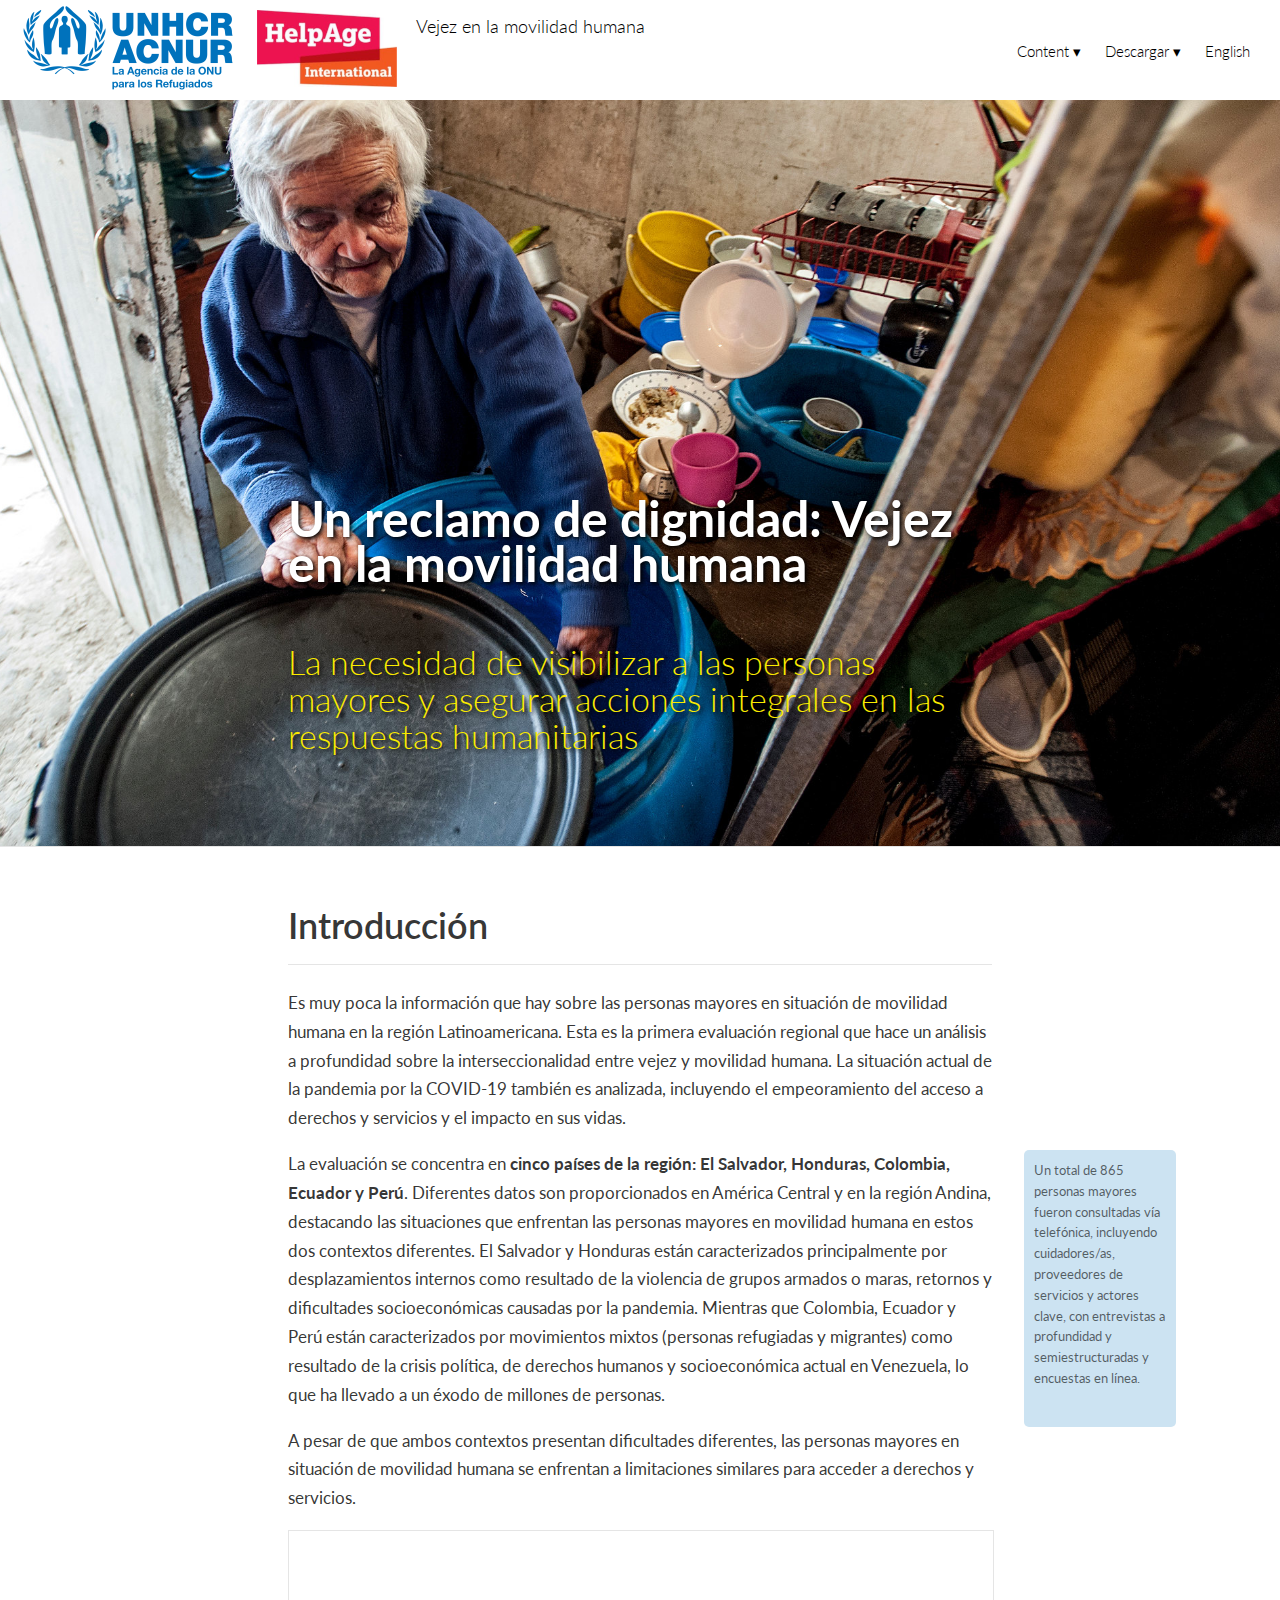
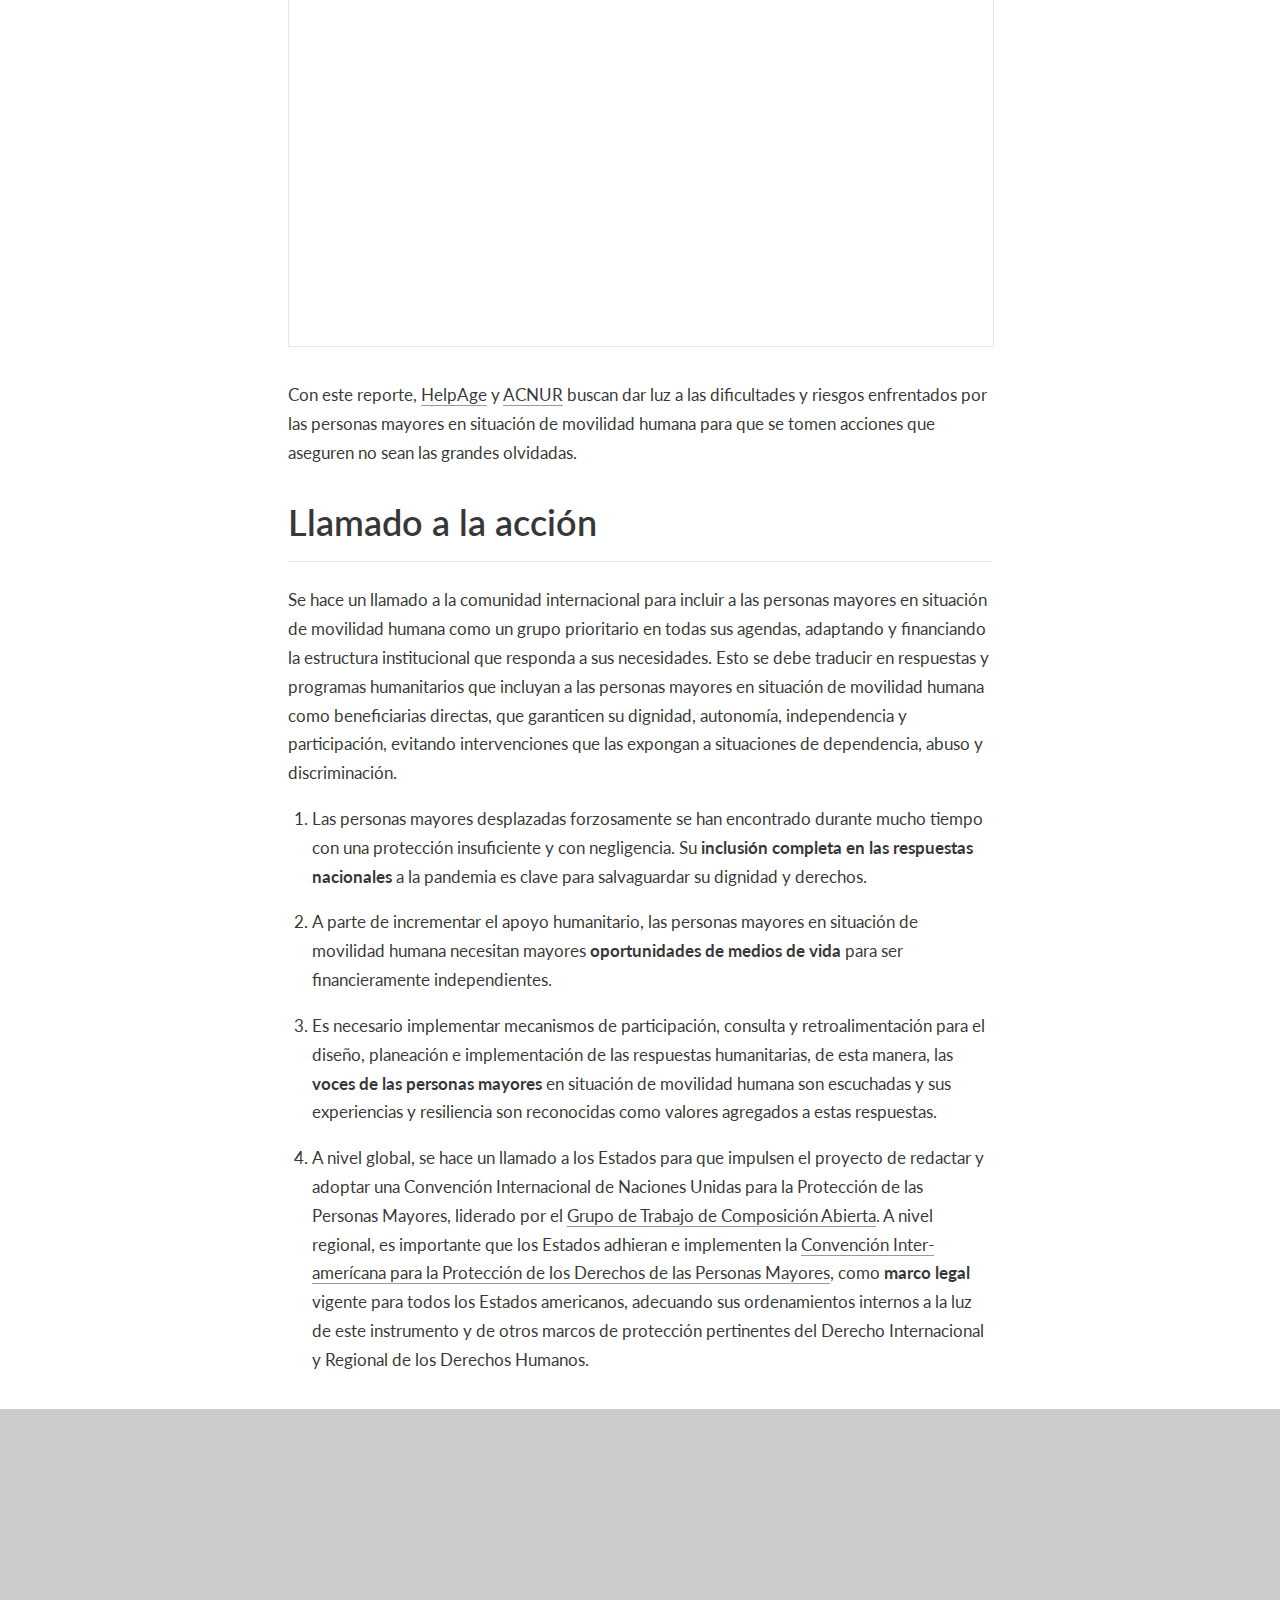
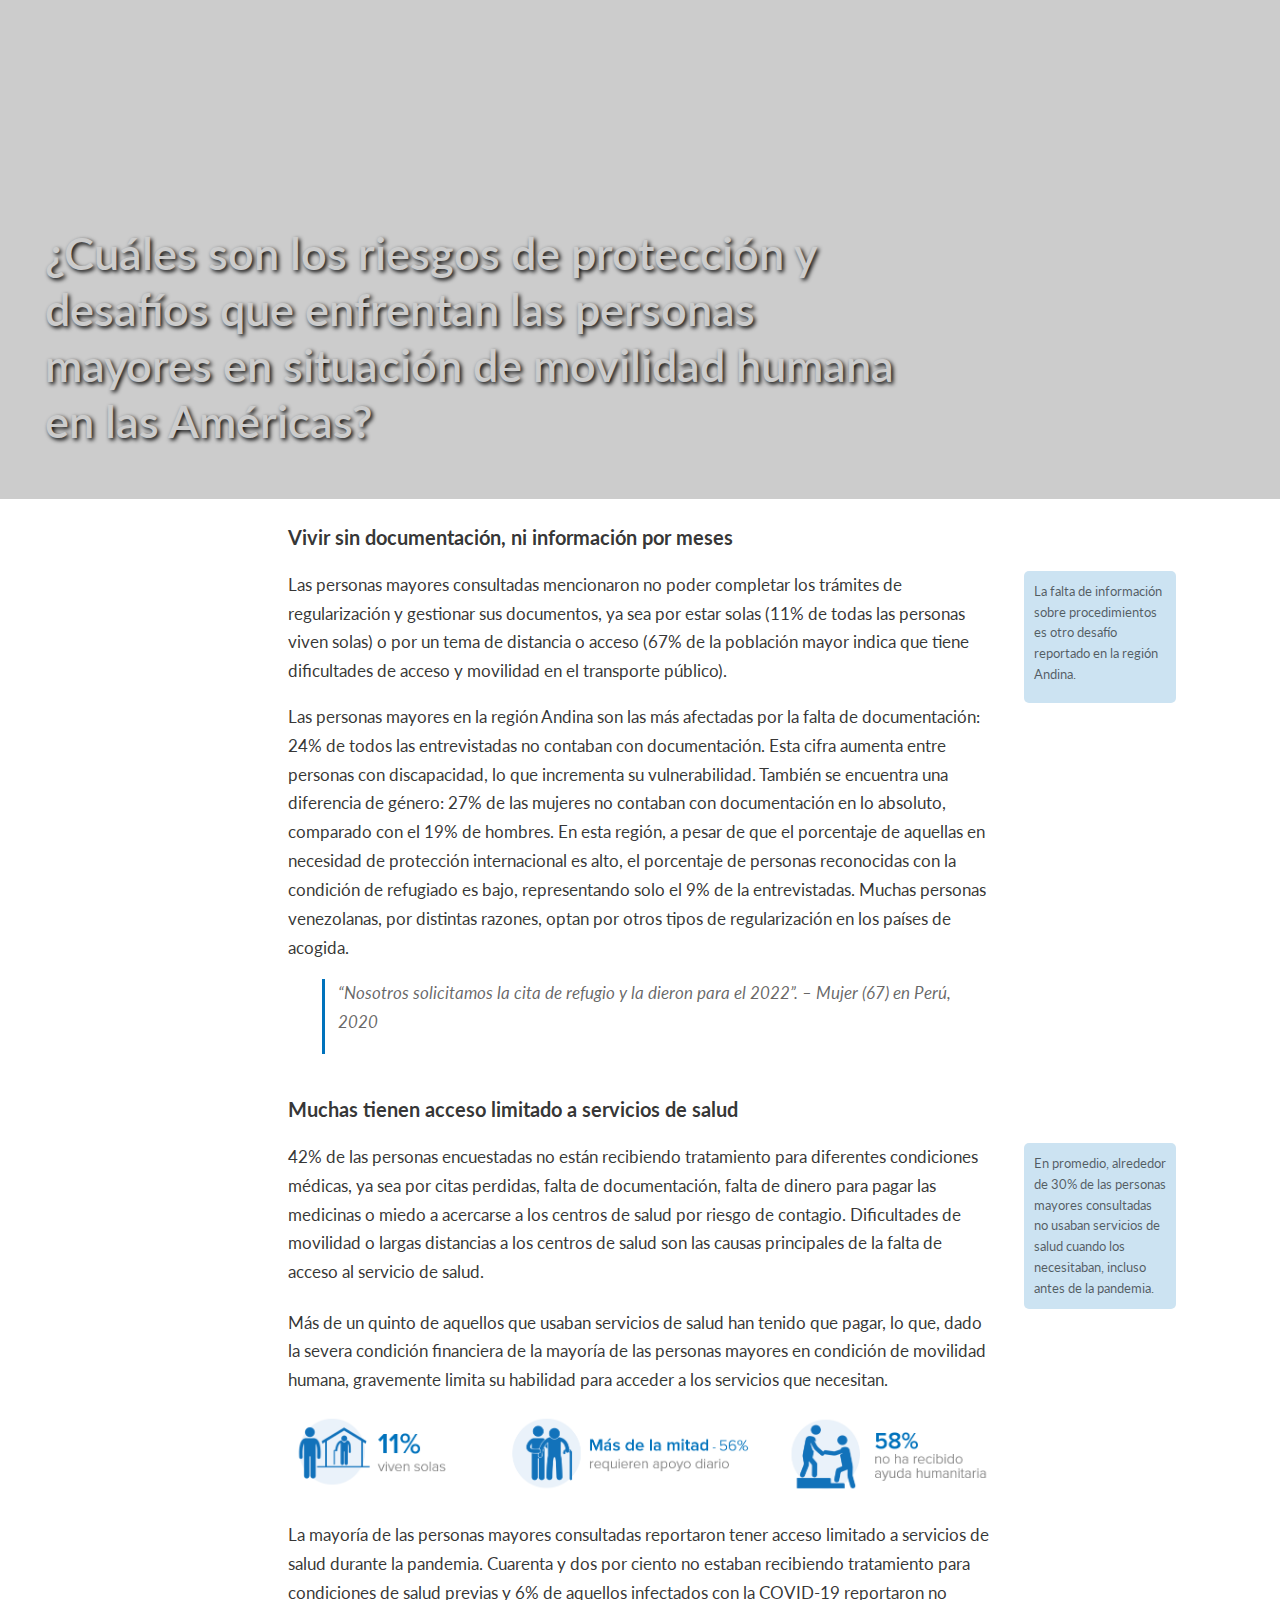
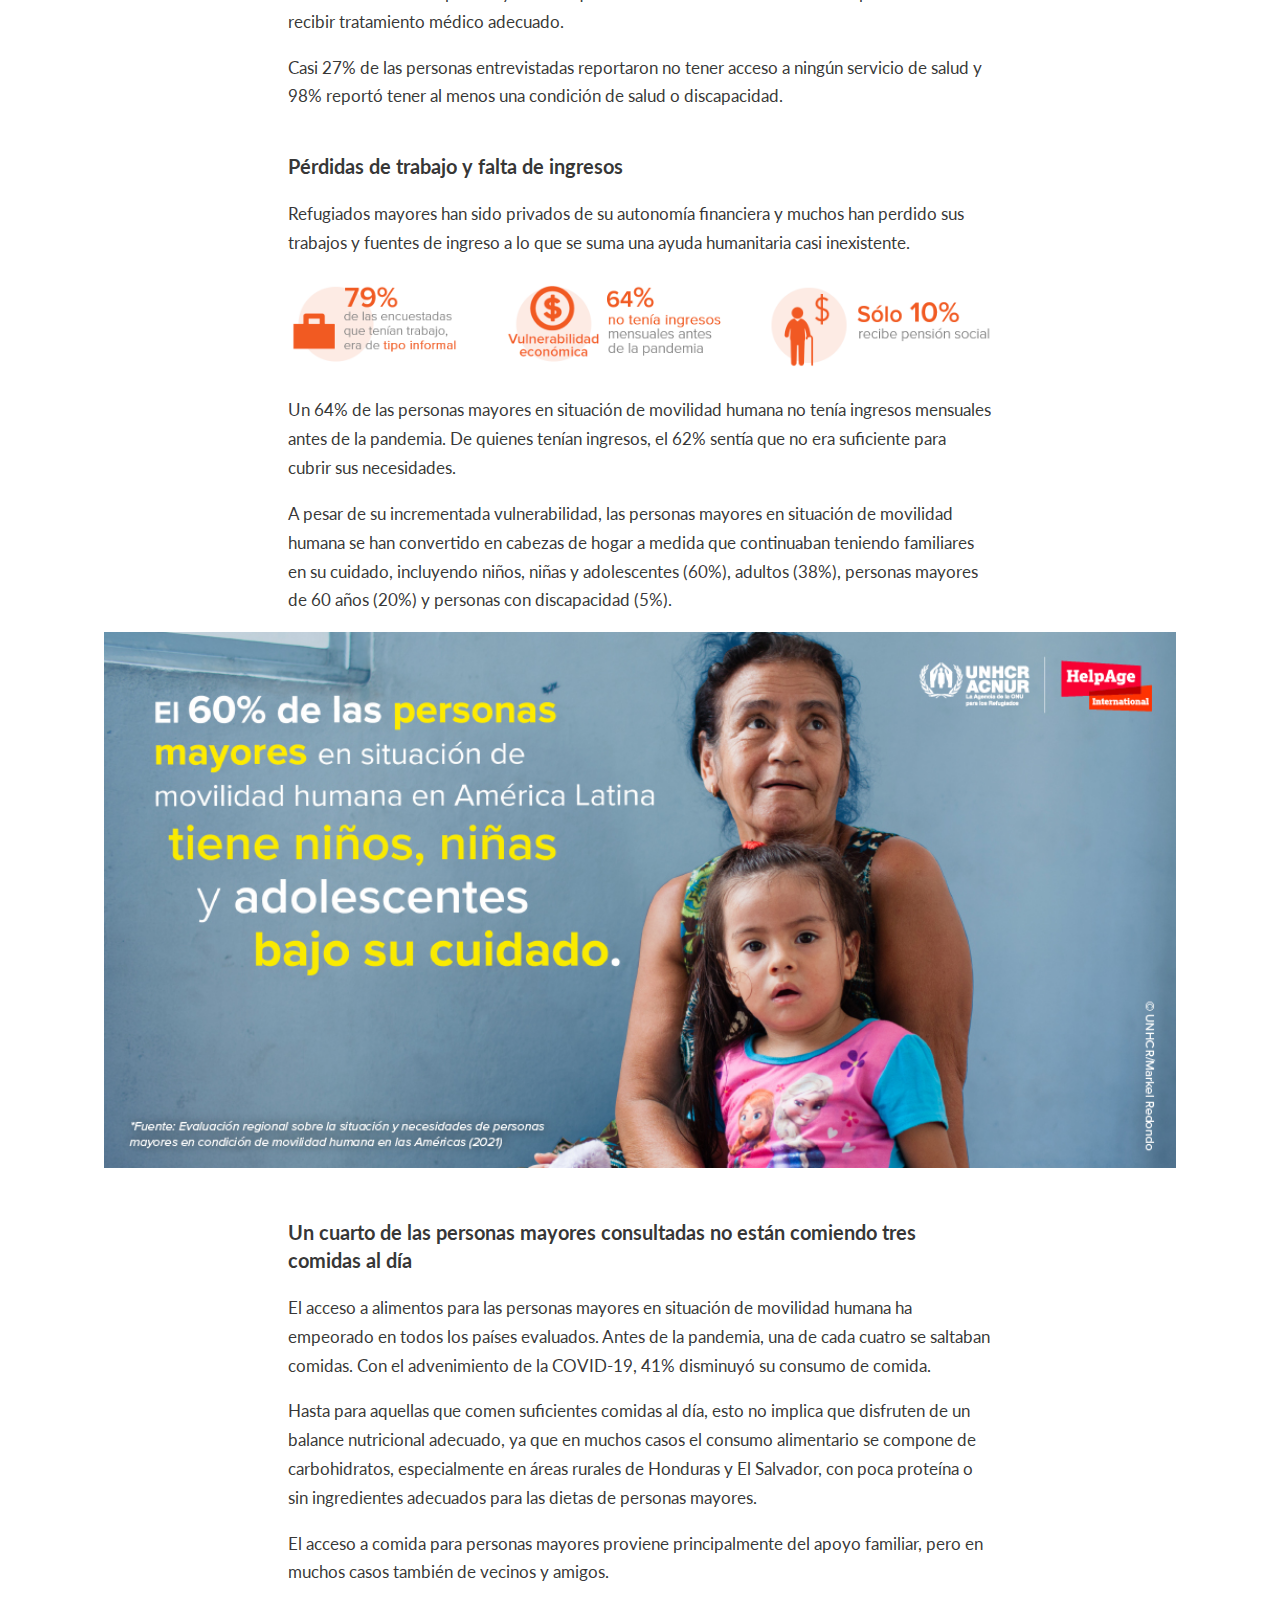
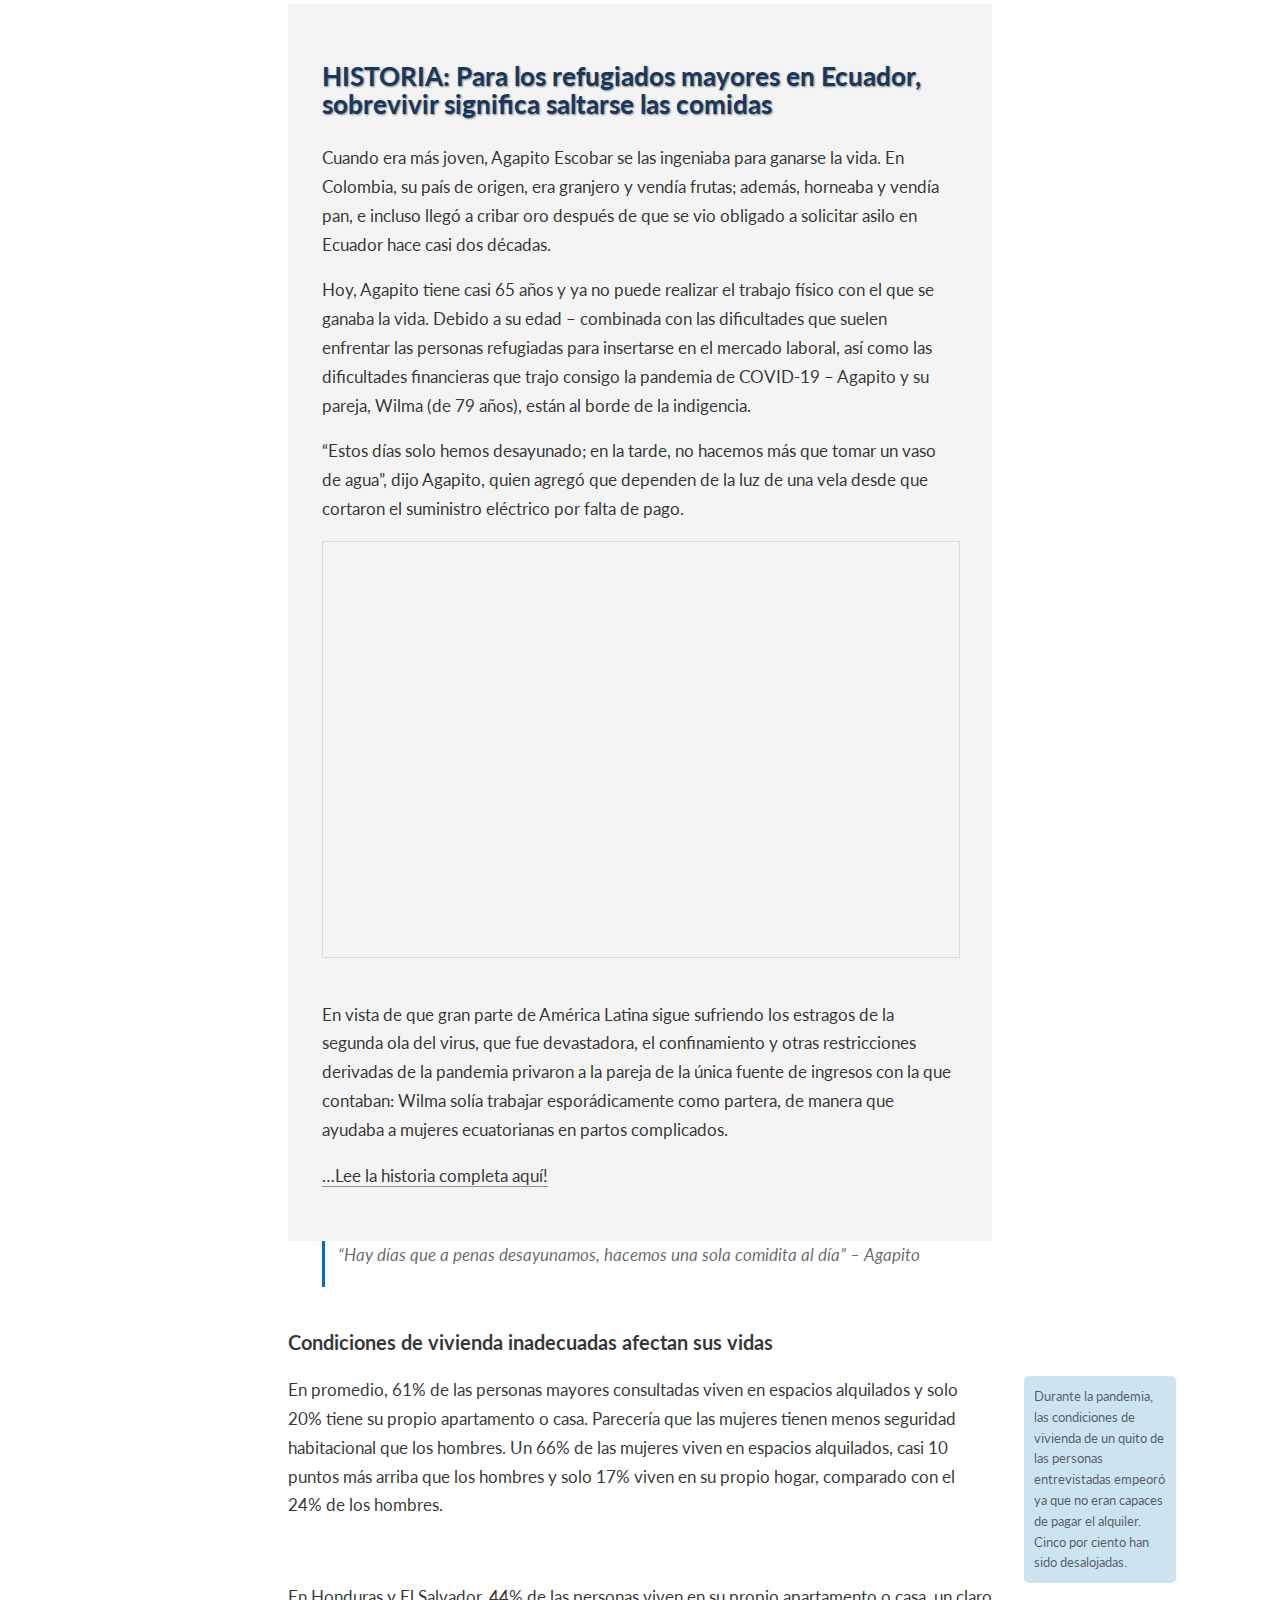
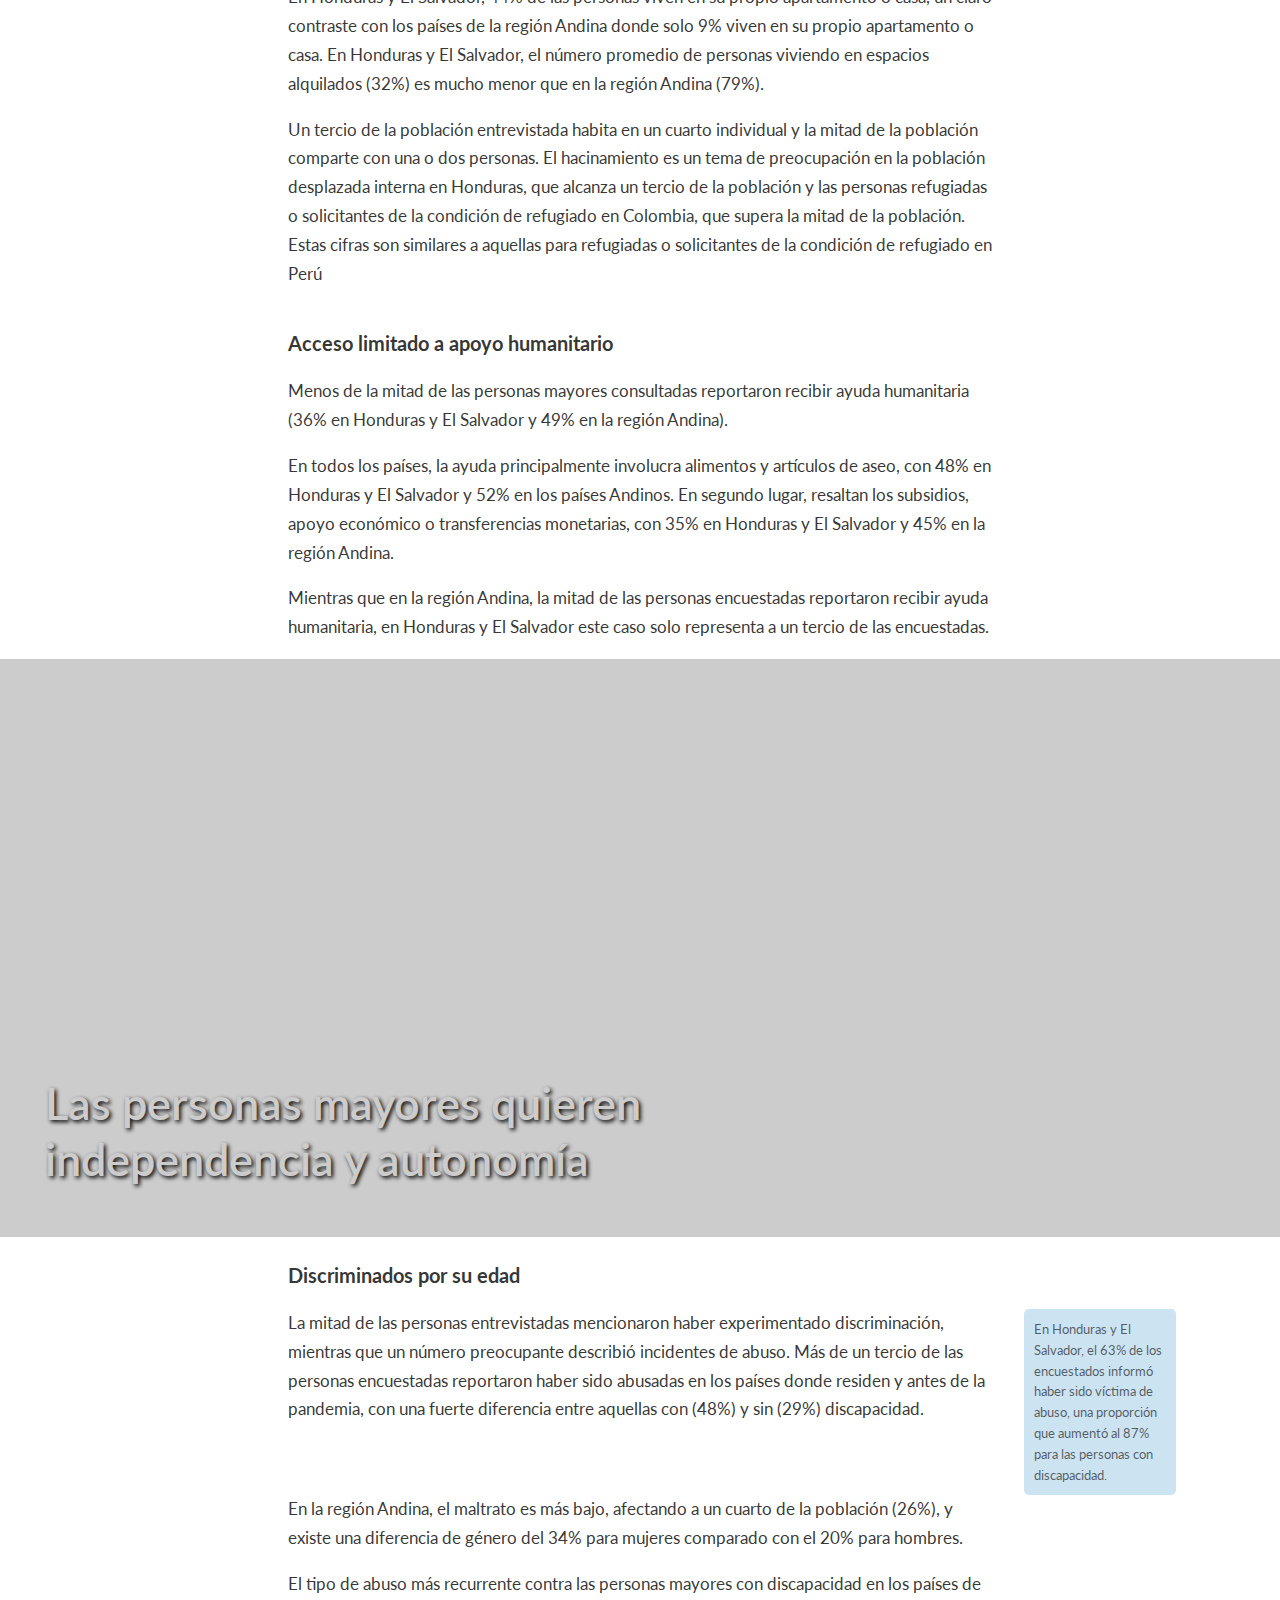
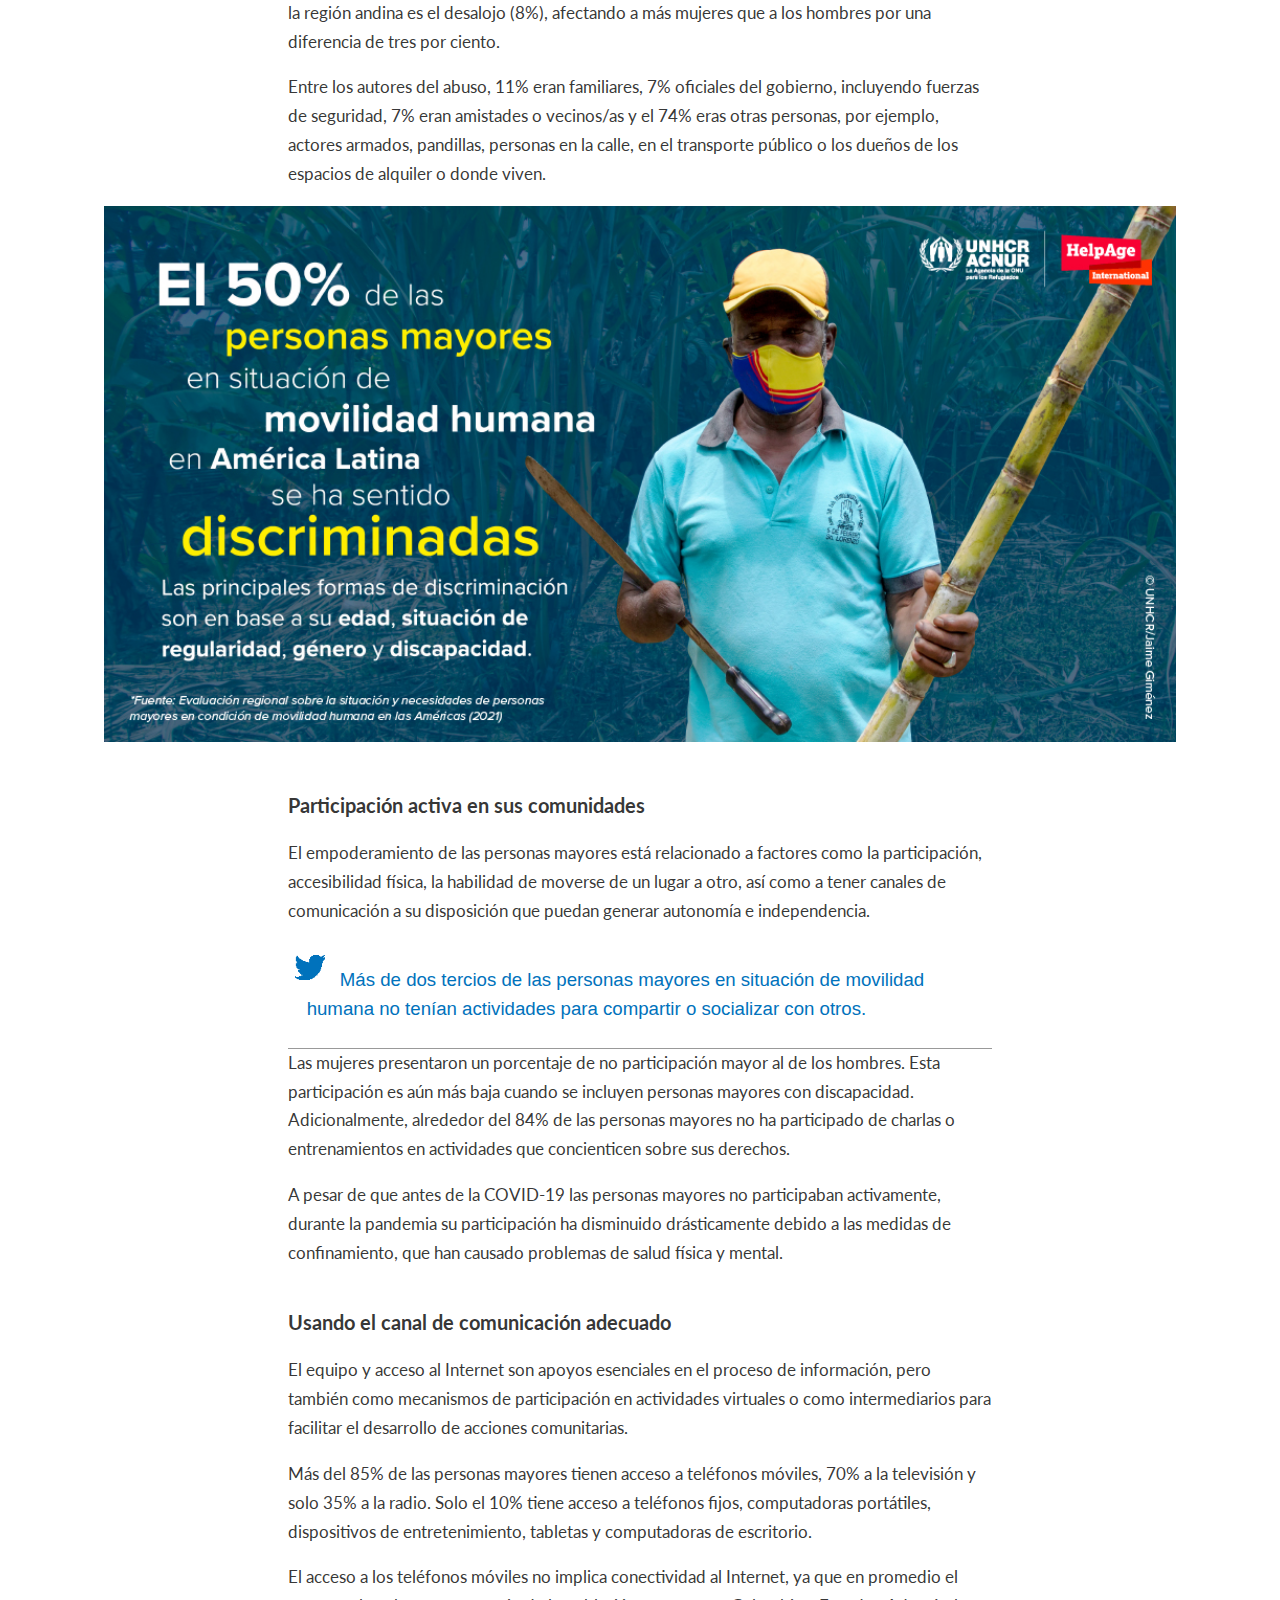
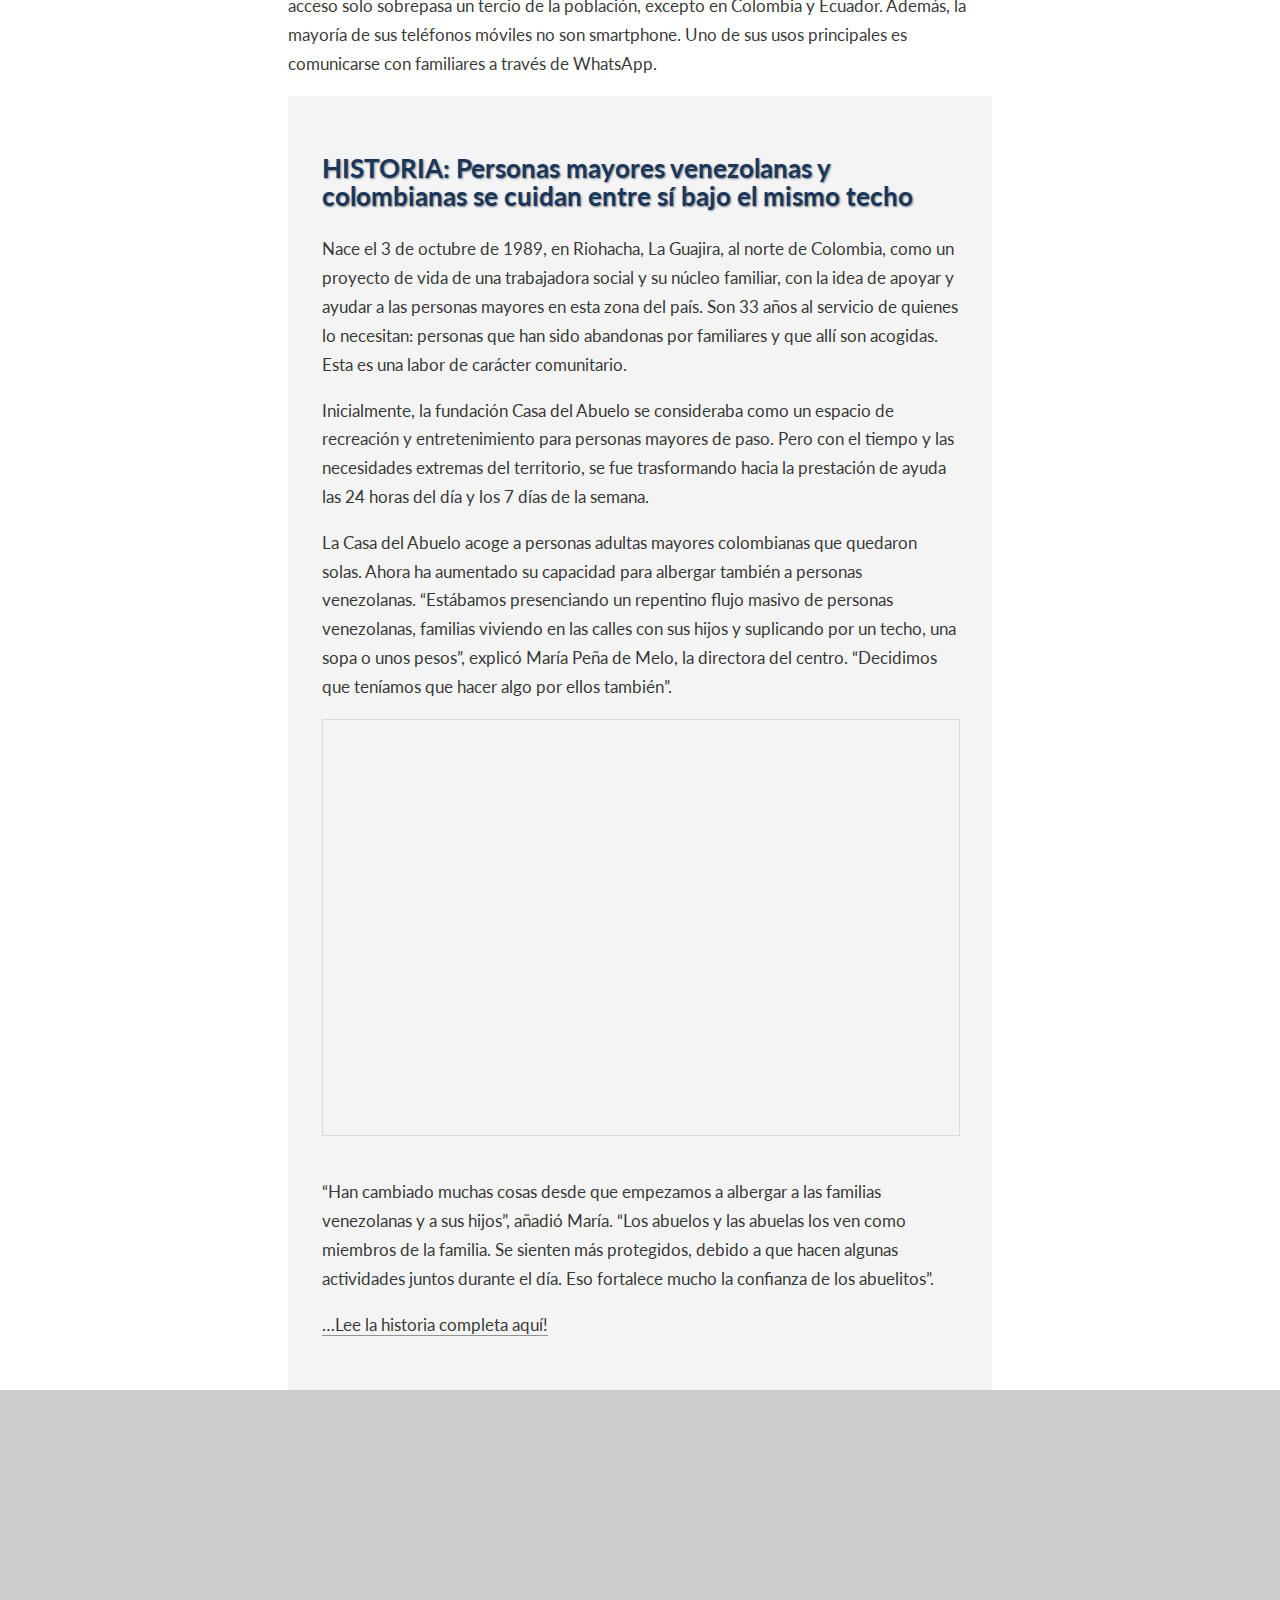
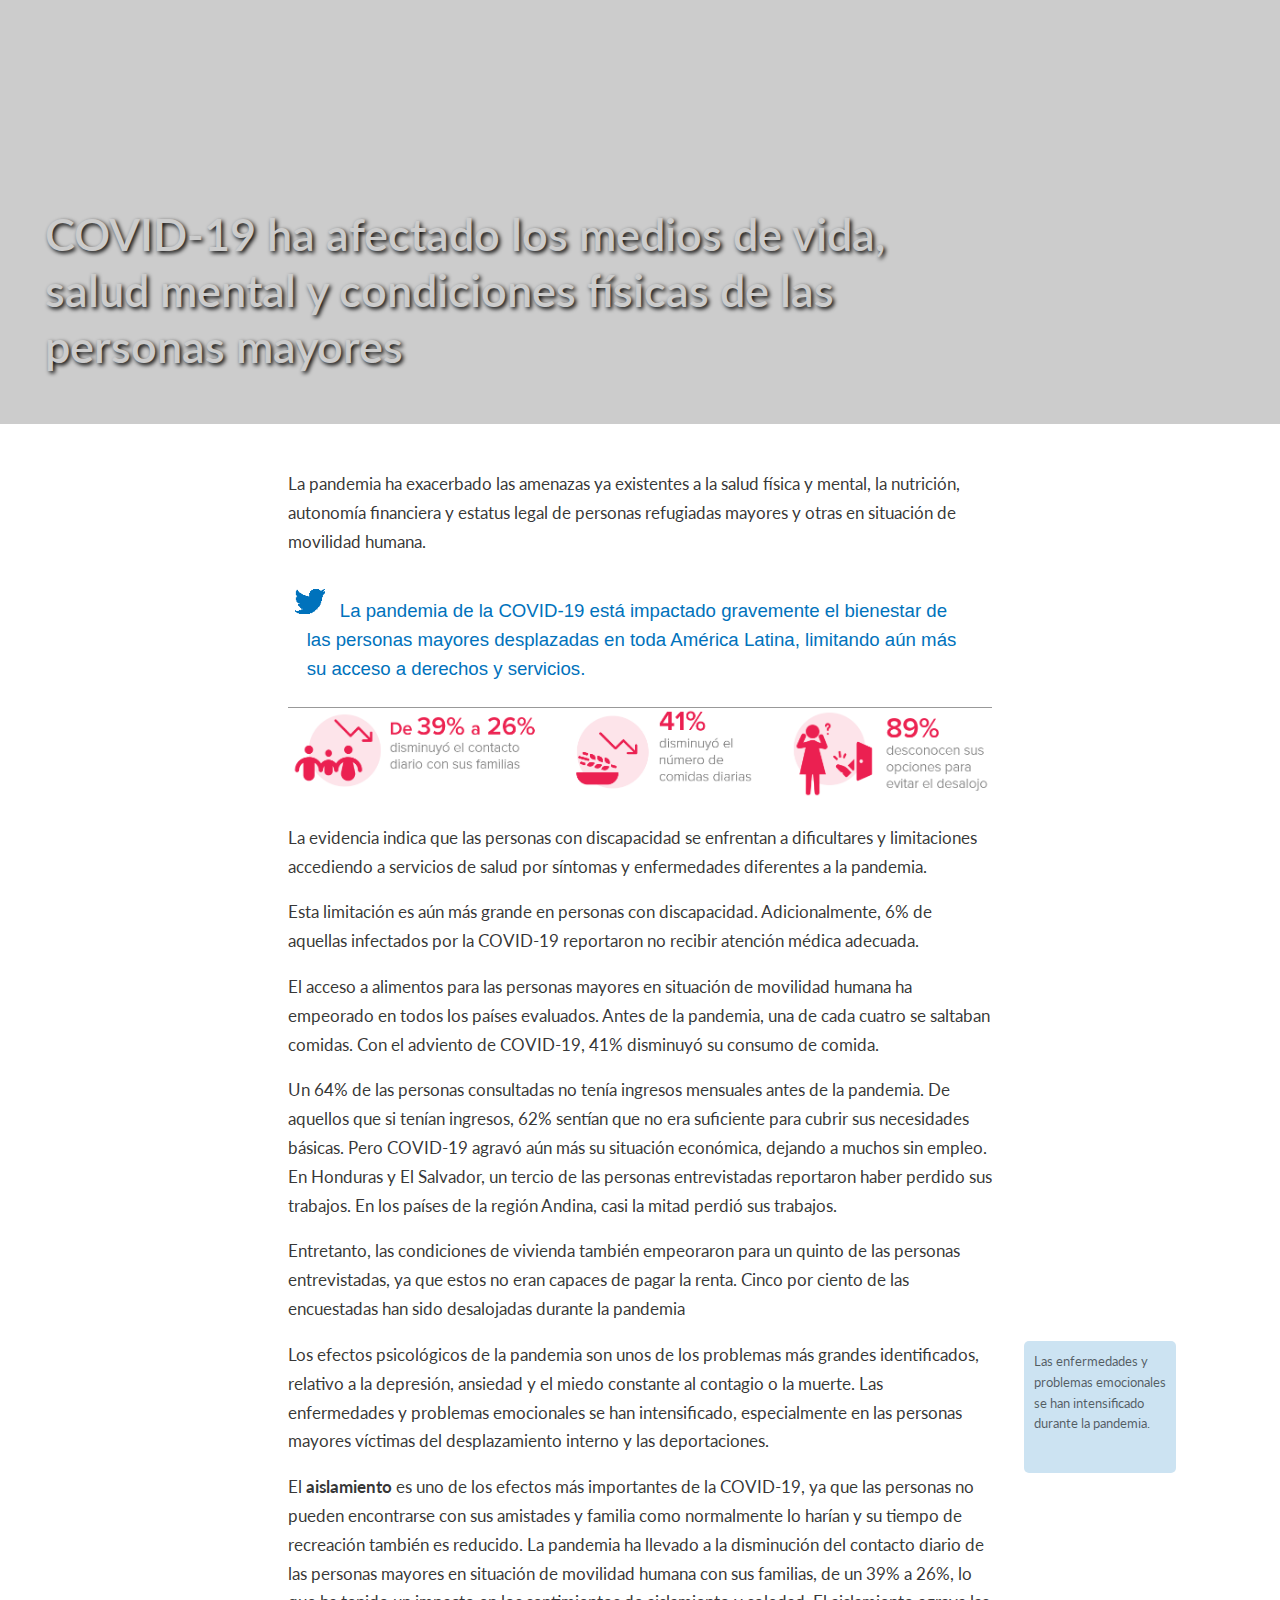
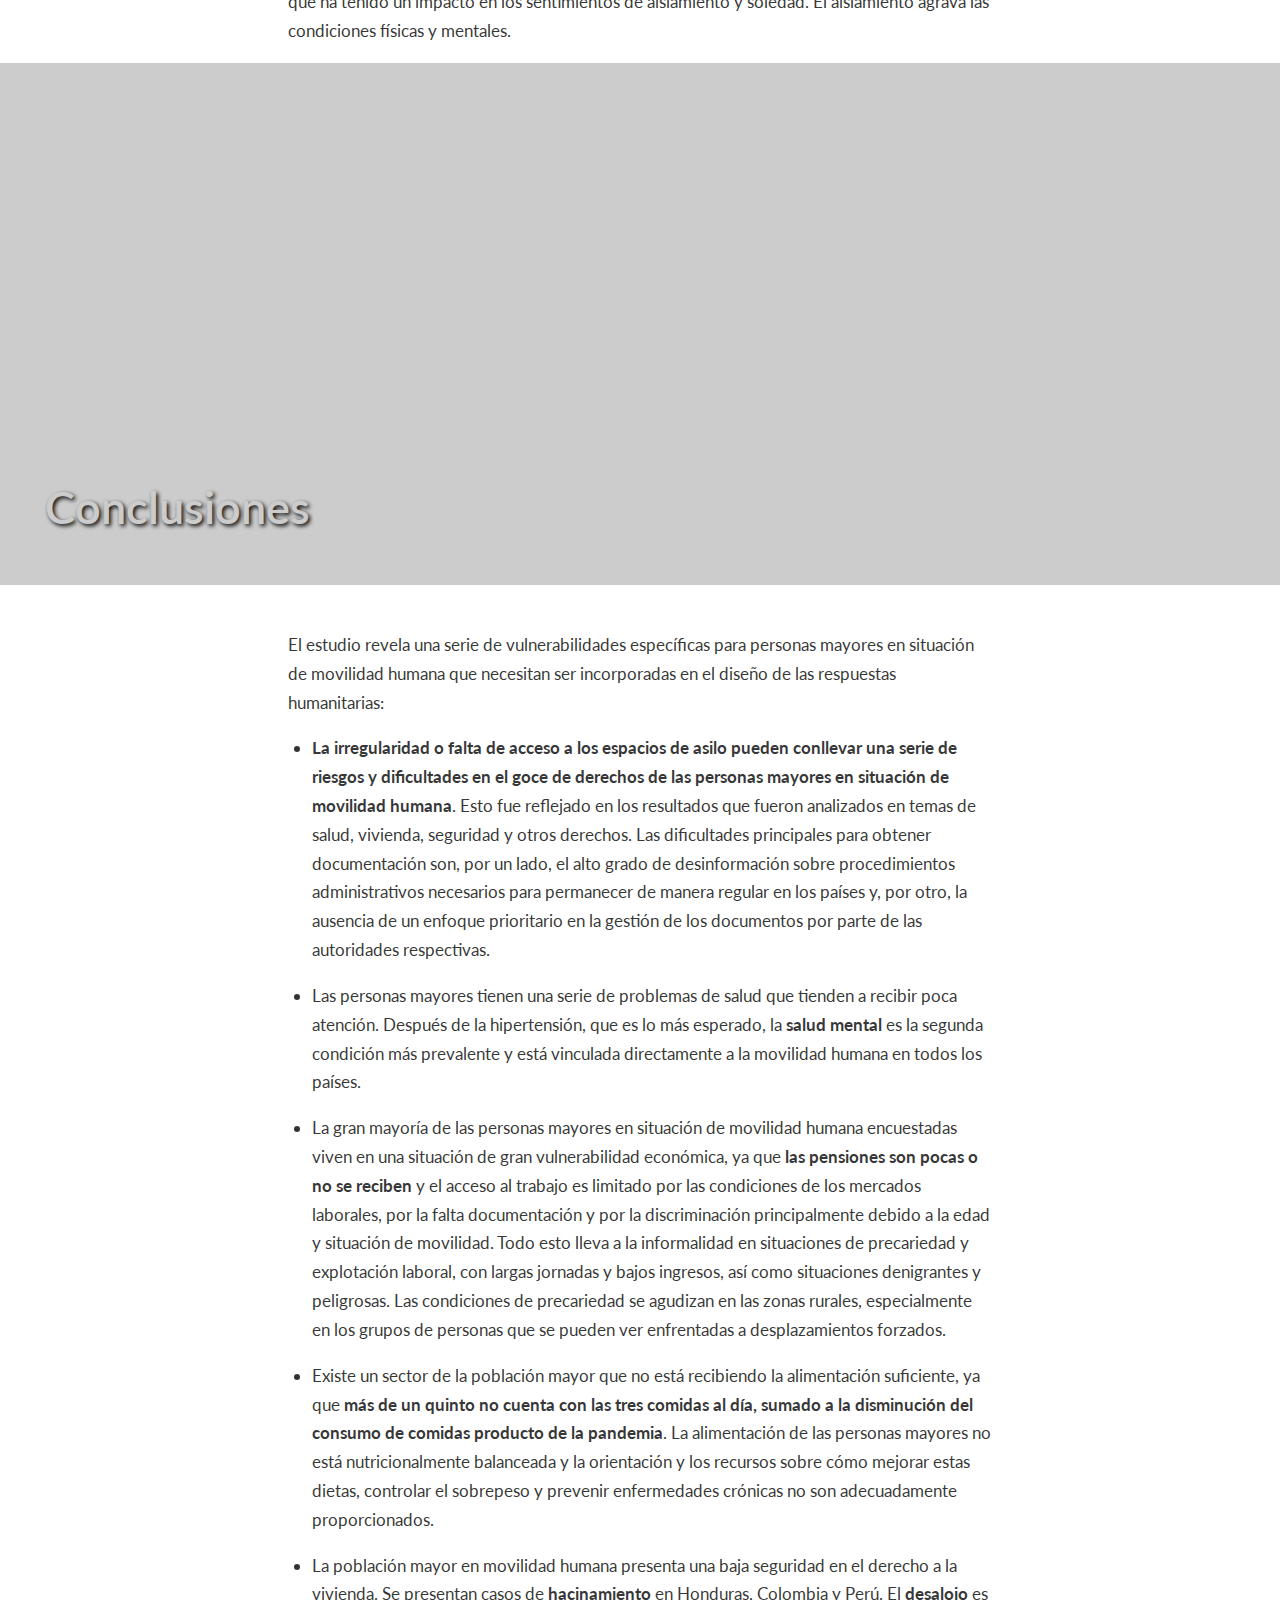
<file: docs/es/index.html>
<!DOCTYPE html>

<html xmlns="http://www.w3.org/1999/xhtml" lang="" xml:lang="">

<head>
  <meta charset="utf-8"/>
  <meta name="viewport" content="width=device-width, initial-scale=1"/>
  <meta http-equiv="X-UA-Compatible" content="IE=Edge,chrome=1"/>
  <meta name="generator" content="distill" />

  <style type="text/css">
  /* Hide doc at startup (prevent jankiness while JS renders/transforms) */
  body {
    visibility: hidden;
  }
  </style>

 <!--radix_placeholder_import_source-->
 <!--/radix_placeholder_import_source-->

<style type="text/css">code{white-space: pre;}</style>
<style type="text/css" data-origin="pandoc">
code.sourceCode > span { display: inline-block; line-height: 1.25; }
code.sourceCode > span { color: inherit; text-decoration: inherit; }
code.sourceCode > span:empty { height: 1.2em; }
.sourceCode { overflow: visible; }
code.sourceCode { white-space: pre; position: relative; }
div.sourceCode { margin: 1em 0; }
pre.sourceCode { margin: 0; }
@media screen {
div.sourceCode { overflow: auto; }
}
@media print {
code.sourceCode { white-space: pre-wrap; }
code.sourceCode > span { text-indent: -5em; padding-left: 5em; }
}
pre.numberSource code
  { counter-reset: source-line 0; }
pre.numberSource code > span
  { position: relative; left: -4em; counter-increment: source-line; }
pre.numberSource code > span > a:first-child::before
  { content: counter(source-line);
    position: relative; left: -1em; text-align: right; vertical-align: baseline;
    border: none; display: inline-block;
    -webkit-touch-callout: none; -webkit-user-select: none;
    -khtml-user-select: none; -moz-user-select: none;
    -ms-user-select: none; user-select: none;
    padding: 0 4px; width: 4em;
    color: #aaaaaa;
  }
pre.numberSource { margin-left: 3em; border-left: 1px solid #aaaaaa;  padding-left: 4px; }
div.sourceCode
  {   }
@media screen {
code.sourceCode > span > a:first-child::before { text-decoration: underline; }
}
code span.al { color: #ad0000; } /* Alert */
code span.an { color: #5e5e5e; } /* Annotation */
code span.at { color: #20794d; } /* Attribute */
code span.bn { color: #ad0000; } /* BaseN */
code span.bu { } /* BuiltIn */
code span.cf { color: #007ba5; } /* ControlFlow */
code span.ch { color: #20794d; } /* Char */
code span.cn { color: #8f5902; } /* Constant */
code span.co { color: #5e5e5e; } /* Comment */
code span.cv { color: #5e5e5e; font-style: italic; } /* CommentVar */
code span.do { color: #5e5e5e; font-style: italic; } /* Documentation */
code span.dt { color: #ad0000; } /* DataType */
code span.dv { color: #ad0000; } /* DecVal */
code span.er { color: #ad0000; } /* Error */
code span.ex { } /* Extension */
code span.fl { color: #ad0000; } /* Float */
code span.fu { color: #4758ab; } /* Function */
code span.im { } /* Import */
code span.in { color: #5e5e5e; } /* Information */
code span.kw { color: #007ba5; } /* Keyword */
code span.op { color: #5e5e5e; } /* Operator */
code span.ot { color: #007ba5; } /* Other */
code span.pp { color: #ad0000; } /* Preprocessor */
code span.sc { color: #20794d; } /* SpecialChar */
code span.ss { color: #20794d; } /* SpecialString */
code span.st { color: #20794d; } /* String */
code span.va { color: #111111; } /* Variable */
code span.vs { color: #20794d; } /* VerbatimString */
code span.wa { color: #5e5e5e; font-style: italic; } /* Warning */
</style>

  <!--radix_placeholder_meta_tags-->
  <title>Vejez en la movilidad humana: Un reclamo de dignidad: Vejez en la movilidad humana</title>
  
  <meta property="description" itemprop="description" content="La necesidad de visibilizar a las personas mayores y asegurar acciones integrales en las respuestas humanitarias"/>
  
  
  
  <!--  https://developers.facebook.com/docs/sharing/webmasters#markup -->
  <meta property="og:title" content="Vejez en la movilidad humana: Un reclamo de dignidad: Vejez en la movilidad humana"/>
  <meta property="og:type" content="article"/>
  <meta property="og:description" content="La necesidad de visibilizar a las personas mayores y asegurar acciones integrales en las respuestas humanitarias"/>
  <meta property="og:locale" content="en_US"/>
  <meta property="og:site_name" content="Vejez en la movilidad humana"/>
  
  <!--  https://dev.twitter.com/cards/types/summary -->
  <meta property="twitter:card" content="summary"/>
  <meta property="twitter:title" content="Vejez en la movilidad humana: Un reclamo de dignidad: Vejez en la movilidad humana"/>
  <meta property="twitter:description" content="La necesidad de visibilizar a las personas mayores y asegurar acciones integrales en las respuestas humanitarias"/>
  <meta property="twitter:site" content="@unhcr"/>
  <meta property="twitter:creator" content="@unhcr"/>
  
  <!--/radix_placeholder_meta_tags-->
  <!--radix_placeholder_rmarkdown_metadata-->
  
  <script type="text/json" id="radix-rmarkdown-metadata">
  {"type":"list","attributes":{"names":{"type":"character","attributes":{},"value":["title","description","preview","twitter","repository_url","output"]}},"value":[{"type":"character","attributes":{},"value":["Un reclamo de dignidad: Vejez en la movilidad humana"]},{"type":"character","attributes":{},"value":["La necesidad de visibilizar a las personas mayores y asegurar acciones integrales en las respuestas humanitarias\n"]},{"type":"character","attributes":{},"value":["images/macro/SPA_MACRO-1.jpg"]},{"type":"list","attributes":{"names":{"type":"character","attributes":{},"value":["site","creator"]}},"value":[{"type":"character","attributes":{},"value":["@unhcr"]},{"type":"character","attributes":{},"value":["@unhcr"]}]},{"type":"character","attributes":{},"value":["https://github.com/unhcr-americas/ageingonthemove"]},{"type":"list","attributes":{"names":{"type":"character","attributes":{},"value":["distill::distill_article"]}},"value":[{"type":"list","attributes":{"names":{"type":"character","attributes":{},"value":["theme","toc","toc_float"]}},"value":[{"type":"character","attributes":{},"value":["theme.css"]},{"type":"logical","attributes":{},"value":[false]},{"type":"logical","attributes":{},"value":[false]}]}]}]}
  </script>
  <!--/radix_placeholder_rmarkdown_metadata-->
  <!--radix_placeholder_navigation_in_header-->
  <meta name="distill:offset" content=""/>
  
  <script type="application/javascript">
  
    window.headroom_prevent_pin = false;
  
    window.document.addEventListener("DOMContentLoaded", function (event) {
  
      // initialize headroom for banner
      var header = $('header').get(0);
      var headerHeight = header.offsetHeight;
      var headroom = new Headroom(header, {
        tolerance: 5,
        onPin : function() {
          if (window.headroom_prevent_pin) {
            window.headroom_prevent_pin = false;
            headroom.unpin();
          }
        }
      });
      headroom.init();
      if(window.location.hash)
        headroom.unpin();
      $(header).addClass('headroom--transition');
  
      // offset scroll location for banner on hash change
      // (see: https://github.com/WickyNilliams/headroom.js/issues/38)
      window.addEventListener("hashchange", function(event) {
        window.scrollTo(0, window.pageYOffset - (headerHeight + 25));
      });
  
      // responsive menu
      $('.distill-site-header').each(function(i, val) {
        var topnav = $(this);
        var toggle = topnav.find('.nav-toggle');
        toggle.on('click', function() {
          topnav.toggleClass('responsive');
        });
      });
  
      // nav dropdowns
      $('.nav-dropbtn').click(function(e) {
        $(this).next('.nav-dropdown-content').toggleClass('nav-dropdown-active');
        $(this).parent().siblings('.nav-dropdown')
           .children('.nav-dropdown-content').removeClass('nav-dropdown-active');
      });
      $("body").click(function(e){
        $('.nav-dropdown-content').removeClass('nav-dropdown-active');
      });
      $(".nav-dropdown").click(function(e){
        e.stopPropagation();
      });
    });
  </script>
  
  <style type="text/css">
  
  /* Theme (user-documented overrideables for nav appearance) */
  
  .distill-site-nav {
    color: rgba(255, 255, 255, 0.8);
    background-color: #0F2E3D;
    font-size: 15px;
    font-weight: 300;
  }
  
  .distill-site-nav a {
    color: inherit;
    text-decoration: none;
  }
  
  .distill-site-nav a:hover {
    color: white;
  }
  
  @media print {
    .distill-site-nav {
      display: none;
    }
  }
  
  .distill-site-header {
  
  }
  
  .distill-site-footer {
  
  }
  
  
  /* Site Header */
  
  .distill-site-header {
    width: 100%;
    box-sizing: border-box;
    z-index: 3;
  }
  
  .distill-site-header .nav-left {
    display: inline-block;
    margin-left: 8px;
  }
  
  @media screen and (max-width: 768px) {
    .distill-site-header .nav-left {
      margin-left: 0;
    }
  }
  
  
  .distill-site-header .nav-right {
    float: right;
    margin-right: 8px;
  }
  
  .distill-site-header a,
  .distill-site-header .title {
    display: inline-block;
    text-align: center;
    padding: 14px 10px 14px 10px;
  }
  
  .distill-site-header .title {
    font-size: 18px;
    min-width: 150px;
  }
  
  .distill-site-header .logo {
    padding: 0;
  }
  
  .distill-site-header .logo img {
    display: none;
    max-height: 20px;
    width: auto;
    margin-bottom: -4px;
  }
  
  .distill-site-header .nav-image img {
    max-height: 18px;
    width: auto;
    display: inline-block;
    margin-bottom: -3px;
  }
  
  
  
  @media screen and (min-width: 1000px) {
    .distill-site-header .logo img {
      display: inline-block;
    }
    .distill-site-header .nav-left {
      margin-left: 20px;
    }
    .distill-site-header .nav-right {
      margin-right: 20px;
    }
    .distill-site-header .title {
      padding-left: 12px;
    }
  }
  
  
  .distill-site-header .nav-toggle {
    display: none;
  }
  
  .nav-dropdown {
    display: inline-block;
    position: relative;
  }
  
  .nav-dropdown .nav-dropbtn {
    border: none;
    outline: none;
    color: rgba(255, 255, 255, 0.8);
    padding: 16px 10px;
    background-color: transparent;
    font-family: inherit;
    font-size: inherit;
    font-weight: inherit;
    margin: 0;
    margin-top: 1px;
    z-index: 2;
  }
  
  .nav-dropdown-content {
    display: none;
    position: absolute;
    background-color: white;
    min-width: 200px;
    border: 1px solid rgba(0,0,0,0.15);
    border-radius: 4px;
    box-shadow: 0px 8px 16px 0px rgba(0,0,0,0.1);
    z-index: 1;
    margin-top: 2px;
    white-space: nowrap;
    padding-top: 4px;
    padding-bottom: 4px;
  }
  
  .nav-dropdown-content hr {
    margin-top: 4px;
    margin-bottom: 4px;
    border: none;
    border-bottom: 1px solid rgba(0, 0, 0, 0.1);
  }
  
  .nav-dropdown-active {
    display: block;
  }
  
  .nav-dropdown-content a, .nav-dropdown-content .nav-dropdown-header {
    color: black;
    padding: 6px 24px;
    text-decoration: none;
    display: block;
    text-align: left;
  }
  
  .nav-dropdown-content .nav-dropdown-header {
    display: block;
    padding: 5px 24px;
    padding-bottom: 0;
    text-transform: uppercase;
    font-size: 14px;
    color: #999999;
    white-space: nowrap;
  }
  
  .nav-dropdown:hover .nav-dropbtn {
    color: white;
  }
  
  .nav-dropdown-content a:hover {
    background-color: #ddd;
    color: black;
  }
  
  .nav-right .nav-dropdown-content {
    margin-left: -45%;
    right: 0;
  }
  
  @media screen and (max-width: 768px) {
    .distill-site-header a, .distill-site-header .nav-dropdown  {display: none;}
    .distill-site-header a.nav-toggle {
      float: right;
      display: block;
    }
    .distill-site-header .title {
      margin-left: 0;
    }
    .distill-site-header .nav-right {
      margin-right: 0;
    }
    .distill-site-header {
      overflow: hidden;
    }
    .nav-right .nav-dropdown-content {
      margin-left: 0;
    }
  }
  
  
  @media screen and (max-width: 768px) {
    .distill-site-header.responsive {position: relative; min-height: 500px; }
    .distill-site-header.responsive a.nav-toggle {
      position: absolute;
      right: 0;
      top: 0;
    }
    .distill-site-header.responsive a,
    .distill-site-header.responsive .nav-dropdown {
      display: block;
      text-align: left;
    }
    .distill-site-header.responsive .nav-left,
    .distill-site-header.responsive .nav-right {
      width: 100%;
    }
    .distill-site-header.responsive .nav-dropdown {float: none;}
    .distill-site-header.responsive .nav-dropdown-content {position: relative;}
    .distill-site-header.responsive .nav-dropdown .nav-dropbtn {
      display: block;
      width: 100%;
      text-align: left;
    }
  }
  
  /* Site Footer */
  
  .distill-site-footer {
    width: 100%;
    overflow: hidden;
    box-sizing: border-box;
    z-index: 3;
    margin-top: 30px;
    padding-top: 30px;
    padding-bottom: 30px;
    text-align: center;
  }
  
  /* Headroom */
  
  d-title {
    padding-top: 6rem;
  }
  
  @media print {
    d-title {
      padding-top: 4rem;
    }
  }
  
  .headroom {
    z-index: 1000;
    position: fixed;
    top: 0;
    left: 0;
    right: 0;
  }
  
  .headroom--transition {
    transition: all .4s ease-in-out;
  }
  
  .headroom--unpinned {
    top: -100px;
  }
  
  .headroom--pinned {
    top: 0;
  }
  
  /* adjust viewport for navbar height */
  /* helps vertically center bootstrap (non-distill) content */
  .min-vh-100 {
    min-height: calc(100vh - 100px) !important;
  }
  
  </style>
  
  <script src="site_libs/jquery-1.11.3/jquery.min.js"></script>
  <link href="site_libs/font-awesome-5.1.0/css/all.css" rel="stylesheet"/>
  <link href="site_libs/font-awesome-5.1.0/css/v4-shims.css" rel="stylesheet"/>
  <script src="site_libs/headroom-0.9.4/headroom.min.js"></script>
  <script src="site_libs/autocomplete-0.37.1/autocomplete.min.js"></script>
  <script src="site_libs/fuse-6.4.1/fuse.min.js"></script>
  
  <script type="application/javascript">
  
  function getMeta(metaName) {
    var metas = document.getElementsByTagName('meta');
    for (let i = 0; i < metas.length; i++) {
      if (metas[i].getAttribute('name') === metaName) {
        return metas[i].getAttribute('content');
      }
    }
    return '';
  }
  
  function offsetURL(url) {
    var offset = getMeta('distill:offset');
    return offset ? offset + '/' + url : url;
  }
  
  function createFuseIndex() {
  
    // create fuse index
    var options = {
      keys: [
        { name: 'title', weight: 20 },
        { name: 'categories', weight: 15 },
        { name: 'description', weight: 10 },
        { name: 'contents', weight: 5 },
      ],
      ignoreLocation: true,
      threshold: 0
    };
    var fuse = new window.Fuse([], options);
  
    // fetch the main search.json
    return fetch(offsetURL('search.json'))
      .then(function(response) {
        if (response.status == 200) {
          return response.json().then(function(json) {
            // index main articles
            json.articles.forEach(function(article) {
              fuse.add(article);
            });
            // download collections and index their articles
            return Promise.all(json.collections.map(function(collection) {
              return fetch(offsetURL(collection)).then(function(response) {
                if (response.status === 200) {
                  return response.json().then(function(articles) {
                    articles.forEach(function(article) {
                      fuse.add(article);
                    });
                  })
                } else {
                  return Promise.reject(
                    new Error('Unexpected status from search index request: ' +
                              response.status)
                  );
                }
              });
            })).then(function() {
              return fuse;
            });
          });
  
        } else {
          return Promise.reject(
            new Error('Unexpected status from search index request: ' +
                        response.status)
          );
        }
      });
  }
  
  window.document.addEventListener("DOMContentLoaded", function (event) {
  
    // get search element (bail if we don't have one)
    var searchEl = window.document.getElementById('distill-search');
    if (!searchEl)
      return;
  
    createFuseIndex()
      .then(function(fuse) {
  
        // make search box visible
        searchEl.classList.remove('hidden');
  
        // initialize autocomplete
        var options = {
          autoselect: true,
          hint: false,
          minLength: 2,
        };
        window.autocomplete(searchEl, options, [{
          source: function(query, callback) {
            const searchOptions = {
              isCaseSensitive: false,
              shouldSort: true,
              minMatchCharLength: 2,
              limit: 10,
            };
            var results = fuse.search(query, searchOptions);
            callback(results
              .map(function(result) { return result.item; })
            );
          },
          templates: {
            suggestion: function(suggestion) {
              var img = suggestion.preview && Object.keys(suggestion.preview).length > 0
                ? `<img src="${offsetURL(suggestion.preview)}"</img>`
                : '';
              var html = `
                <div class="search-item">
                  <h3>${suggestion.title}</h3>
                  <div class="search-item-description">
                    ${suggestion.description || ''}
                  </div>
                  <div class="search-item-preview">
                    ${img}
                  </div>
                </div>
              `;
              return html;
            }
          }
        }]).on('autocomplete:selected', function(event, suggestion) {
          window.location.href = offsetURL(suggestion.path);
        });
        // remove inline display style on autocompleter (we want to
        // manage responsive display via css)
        $('.algolia-autocomplete').css("display", "");
      })
      .catch(function(error) {
        console.log(error);
      });
  
  });
  
  </script>
  
  <style type="text/css">
  
  .nav-search {
    font-size: x-small;
  }
  
  /* Algolioa Autocomplete */
  
  .algolia-autocomplete {
    display: inline-block;
    margin-left: 10px;
    vertical-align: sub;
    background-color: white;
    color: black;
    padding: 6px;
    padding-top: 8px;
    padding-bottom: 0;
    border-radius: 6px;
    border: 1px #0F2E3D solid;
    width: 180px;
  }
  
  
  @media screen and (max-width: 768px) {
    .distill-site-nav .algolia-autocomplete {
      display: none;
      visibility: hidden;
    }
    .distill-site-nav.responsive .algolia-autocomplete {
      display: inline-block;
      visibility: visible;
    }
    .distill-site-nav.responsive .algolia-autocomplete .aa-dropdown-menu {
      margin-left: 0;
      width: 400px;
      max-height: 400px;
    }
  }
  
  .algolia-autocomplete .aa-input, .algolia-autocomplete .aa-hint {
    width: 90%;
    outline: none;
    border: none;
  }
  
  .algolia-autocomplete .aa-hint {
    color: #999;
  }
  .algolia-autocomplete .aa-dropdown-menu {
    width: 550px;
    max-height: 70vh;
    overflow-x: visible;
    overflow-y: scroll;
    padding: 5px;
    margin-top: 3px;
    margin-left: -150px;
    background-color: #fff;
    border-radius: 5px;
    border: 1px solid #999;
    border-top: none;
  }
  
  .algolia-autocomplete .aa-dropdown-menu .aa-suggestion {
    cursor: pointer;
    padding: 5px 4px;
    border-bottom: 1px solid #eee;
  }
  
  .algolia-autocomplete .aa-dropdown-menu .aa-suggestion:last-of-type {
    border-bottom: none;
    margin-bottom: 2px;
  }
  
  .algolia-autocomplete .aa-dropdown-menu .aa-suggestion .search-item {
    overflow: hidden;
    font-size: 0.8em;
    line-height: 1.4em;
  }
  
  .algolia-autocomplete .aa-dropdown-menu .aa-suggestion .search-item h3 {
    font-size: 1rem;
    margin-block-start: 0;
    margin-block-end: 5px;
  }
  
  .algolia-autocomplete .aa-dropdown-menu .aa-suggestion .search-item-description {
    display: inline-block;
    overflow: hidden;
    height: 2.8em;
    width: 80%;
    margin-right: 4%;
  }
  
  .algolia-autocomplete .aa-dropdown-menu .aa-suggestion .search-item-preview {
    display: inline-block;
    width: 15%;
  }
  
  .algolia-autocomplete .aa-dropdown-menu .aa-suggestion .search-item-preview img {
    height: 3em;
    width: auto;
    display: none;
  }
  
  .algolia-autocomplete .aa-dropdown-menu .aa-suggestion .search-item-preview img[src] {
    display: initial;
  }
  
  .algolia-autocomplete .aa-dropdown-menu .aa-suggestion.aa-cursor {
    background-color: #eee;
  }
  .algolia-autocomplete .aa-dropdown-menu .aa-suggestion em {
    font-weight: bold;
    font-style: normal;
  }
  
  </style>
  
  
  <!--/radix_placeholder_navigation_in_header-->
  <!--radix_placeholder_distill-->
  
  <style type="text/css">
  
  body {
    background-color: white;
  }
  
  .pandoc-table {
    width: 100%;
  }
  
  .pandoc-table>caption {
    margin-bottom: 10px;
  }
  
  .pandoc-table th:not([align]) {
    text-align: left;
  }
  
  .pagedtable-footer {
    font-size: 15px;
  }
  
  d-byline .byline {
    grid-template-columns: 2fr 2fr;
  }
  
  d-byline .byline h3 {
    margin-block-start: 1.5em;
  }
  
  d-byline .byline .authors-affiliations h3 {
    margin-block-start: 0.5em;
  }
  
  .authors-affiliations .orcid-id {
    width: 16px;
    height:16px;
    margin-left: 4px;
    margin-right: 4px;
    vertical-align: middle;
    padding-bottom: 2px;
  }
  
  d-title .dt-tags {
    margin-top: 1em;
    grid-column: text;
  }
  
  .dt-tags .dt-tag {
    text-decoration: none;
    display: inline-block;
    color: rgba(0,0,0,0.6);
    padding: 0em 0.4em;
    margin-right: 0.5em;
    margin-bottom: 0.4em;
    font-size: 70%;
    border: 1px solid rgba(0,0,0,0.2);
    border-radius: 3px;
    text-transform: uppercase;
    font-weight: 500;
  }
  
  d-article table.gt_table td,
  d-article table.gt_table th {
    border-bottom: none;
  }
  
  .html-widget {
    margin-bottom: 2.0em;
  }
  
  .l-screen-inset {
    padding-right: 16px;
  }
  
  .l-screen .caption {
    margin-left: 10px;
  }
  
  .shaded {
    background: rgb(247, 247, 247);
    padding-top: 20px;
    padding-bottom: 20px;
    border-top: 1px solid rgba(0, 0, 0, 0.1);
    border-bottom: 1px solid rgba(0, 0, 0, 0.1);
  }
  
  .shaded .html-widget {
    margin-bottom: 0;
    border: 1px solid rgba(0, 0, 0, 0.1);
  }
  
  .shaded .shaded-content {
    background: white;
  }
  
  .text-output {
    margin-top: 0;
    line-height: 1.5em;
  }
  
  .hidden {
    display: none !important;
  }
  
  d-article {
    padding-top: 2.5rem;
    padding-bottom: 30px;
  }
  
  d-appendix {
    padding-top: 30px;
  }
  
  d-article>p>img {
    width: 100%;
  }
  
  d-article h2 {
    margin: 1rem 0 1.5rem 0;
  }
  
  d-article h3 {
    margin-top: 1.5rem;
  }
  
  d-article iframe {
    border: 1px solid rgba(0, 0, 0, 0.1);
    margin-bottom: 2.0em;
    width: 100%;
  }
  
  /* Tweak code blocks */
  
  d-article div.sourceCode code,
  d-article pre code {
    font-family: Consolas, Monaco, 'Andale Mono', 'Ubuntu Mono', monospace;
  }
  
  d-article pre,
  d-article div.sourceCode,
  d-article div.sourceCode pre {
    overflow: auto;
  }
  
  d-article div.sourceCode {
    background-color: white;
  }
  
  d-article div.sourceCode pre {
    padding-left: 10px;
    font-size: 12px;
    border-left: 2px solid rgba(0,0,0,0.1);
  }
  
  d-article pre {
    font-size: 12px;
    color: black;
    background: none;
    margin-top: 0;
    text-align: left;
    white-space: pre;
    word-spacing: normal;
    word-break: normal;
    word-wrap: normal;
    line-height: 1.5;
  
    -moz-tab-size: 4;
    -o-tab-size: 4;
    tab-size: 4;
  
    -webkit-hyphens: none;
    -moz-hyphens: none;
    -ms-hyphens: none;
    hyphens: none;
  }
  
  d-article pre a {
    border-bottom: none;
  }
  
  d-article pre a:hover {
    border-bottom: none;
    text-decoration: underline;
  }
  
  d-article details {
    grid-column: text;
    margin-bottom: 0.8em;
  }
  
  @media(min-width: 768px) {
  
  d-article pre,
  d-article div.sourceCode,
  d-article div.sourceCode pre {
    overflow: visible !important;
  }
  
  d-article div.sourceCode pre {
    padding-left: 18px;
    font-size: 14px;
  }
  
  d-article pre {
    font-size: 14px;
  }
  
  }
  
  figure img.external {
    background: white;
    border: 1px solid rgba(0, 0, 0, 0.1);
    box-shadow: 0 1px 8px rgba(0, 0, 0, 0.1);
    padding: 18px;
    box-sizing: border-box;
  }
  
  /* CSS for d-contents */
  
  .d-contents {
    grid-column: text;
    color: rgba(0,0,0,0.8);
    font-size: 0.9em;
    padding-bottom: 1em;
    margin-bottom: 1em;
    padding-bottom: 0.5em;
    margin-bottom: 1em;
    padding-left: 0.25em;
    justify-self: start;
  }
  
  @media(min-width: 1000px) {
    .d-contents.d-contents-float {
      height: 0;
      grid-column-start: 1;
      grid-column-end: 4;
      justify-self: center;
      padding-right: 3em;
      padding-left: 2em;
    }
  }
  
  .d-contents nav h3 {
    font-size: 18px;
    margin-top: 0;
    margin-bottom: 1em;
  }
  
  .d-contents li {
    list-style-type: none
  }
  
  .d-contents nav > ul {
    padding-left: 0;
  }
  
  .d-contents ul {
    padding-left: 1em
  }
  
  .d-contents nav ul li {
    margin-top: 0.6em;
    margin-bottom: 0.2em;
  }
  
  .d-contents nav a {
    font-size: 13px;
    border-bottom: none;
    text-decoration: none
    color: rgba(0, 0, 0, 0.8);
  }
  
  .d-contents nav a:hover {
    text-decoration: underline solid rgba(0, 0, 0, 0.6)
  }
  
  .d-contents nav > ul > li > a {
    font-weight: 600;
  }
  
  .d-contents nav > ul > li > ul {
    font-weight: inherit;
  }
  
  .d-contents nav > ul > li > ul > li {
    margin-top: 0.2em;
  }
  
  
  .d-contents nav ul {
    margin-top: 0;
    margin-bottom: 0.25em;
  }
  
  .d-article-with-toc h2:nth-child(2) {
    margin-top: 0;
  }
  
  
  /* Figure */
  
  .figure {
    position: relative;
    margin-bottom: 2.5em;
    margin-top: 1.5em;
  }
  
  .figure img {
    width: 100%;
  }
  
  .figure .caption {
    color: rgba(0, 0, 0, 0.6);
    font-size: 12px;
    line-height: 1.5em;
  }
  
  .figure img.external {
    background: white;
    border: 1px solid rgba(0, 0, 0, 0.1);
    box-shadow: 0 1px 8px rgba(0, 0, 0, 0.1);
    padding: 18px;
    box-sizing: border-box;
  }
  
  .figure .caption a {
    color: rgba(0, 0, 0, 0.6);
  }
  
  .figure .caption b,
  .figure .caption strong, {
    font-weight: 600;
    color: rgba(0, 0, 0, 1.0);
  }
  
  /* Citations */
  
  d-article .citation {
    color: inherit;
    cursor: inherit;
  }
  
  div.hanging-indent{
    margin-left: 1em; text-indent: -1em;
  }
  
  /* Citation hover box */
  
  .tippy-box[data-theme~=light-border] {
    background-color: rgba(250, 250, 250, 0.95);
  }
  
  .tippy-content > p {
    margin-bottom: 0;
    padding: 2px;
  }
  
  
  /* Tweak 1000px media break to show more text */
  
  @media(min-width: 1000px) {
    .base-grid,
    distill-header,
    d-title,
    d-abstract,
    d-article,
    d-appendix,
    distill-appendix,
    d-byline,
    d-footnote-list,
    d-citation-list,
    distill-footer {
      grid-template-columns: [screen-start] 1fr [page-start kicker-start] 80px [middle-start] 50px [text-start kicker-end] 65px 65px 65px 65px 65px 65px 65px 65px [text-end gutter-start] 65px [middle-end] 65px [page-end gutter-end] 1fr [screen-end];
      grid-column-gap: 16px;
    }
  
    .grid {
      grid-column-gap: 16px;
    }
  
    d-article {
      font-size: 1.06rem;
      line-height: 1.7em;
    }
    figure .caption, .figure .caption, figure figcaption {
      font-size: 13px;
    }
  }
  
  @media(min-width: 1180px) {
    .base-grid,
    distill-header,
    d-title,
    d-abstract,
    d-article,
    d-appendix,
    distill-appendix,
    d-byline,
    d-footnote-list,
    d-citation-list,
    distill-footer {
      grid-template-columns: [screen-start] 1fr [page-start kicker-start] 60px [middle-start] 60px [text-start kicker-end] 60px 60px 60px 60px 60px 60px 60px 60px [text-end gutter-start] 60px [middle-end] 60px [page-end gutter-end] 1fr [screen-end];
      grid-column-gap: 32px;
    }
  
    .grid {
      grid-column-gap: 32px;
    }
  }
  
  
  /* Get the citation styles for the appendix (not auto-injected on render since
     we do our own rendering of the citation appendix) */
  
  d-appendix .citation-appendix,
  .d-appendix .citation-appendix {
    font-size: 11px;
    line-height: 15px;
    border-left: 1px solid rgba(0, 0, 0, 0.1);
    padding-left: 18px;
    border: 1px solid rgba(0,0,0,0.1);
    background: rgba(0, 0, 0, 0.02);
    padding: 10px 18px;
    border-radius: 3px;
    color: rgba(150, 150, 150, 1);
    overflow: hidden;
    margin-top: -12px;
    white-space: pre-wrap;
    word-wrap: break-word;
  }
  
  /* Include appendix styles here so they can be overridden */
  
  d-appendix {
    contain: layout style;
    font-size: 0.8em;
    line-height: 1.7em;
    margin-top: 60px;
    margin-bottom: 0;
    border-top: 1px solid rgba(0, 0, 0, 0.1);
    color: rgba(0,0,0,0.5);
    padding-top: 60px;
    padding-bottom: 48px;
  }
  
  d-appendix h3 {
    grid-column: page-start / text-start;
    font-size: 15px;
    font-weight: 500;
    margin-top: 1em;
    margin-bottom: 0;
    color: rgba(0,0,0,0.65);
  }
  
  d-appendix h3 + * {
    margin-top: 1em;
  }
  
  d-appendix ol {
    padding: 0 0 0 15px;
  }
  
  @media (min-width: 768px) {
    d-appendix ol {
      padding: 0 0 0 30px;
      margin-left: -30px;
    }
  }
  
  d-appendix li {
    margin-bottom: 1em;
  }
  
  d-appendix a {
    color: rgba(0, 0, 0, 0.6);
  }
  
  d-appendix > * {
    grid-column: text;
  }
  
  d-appendix > d-footnote-list,
  d-appendix > d-citation-list,
  d-appendix > distill-appendix {
    grid-column: screen;
  }
  
  /* Include footnote styles here so they can be overridden */
  
  d-footnote-list {
    contain: layout style;
  }
  
  d-footnote-list > * {
    grid-column: text;
  }
  
  d-footnote-list a.footnote-backlink {
    color: rgba(0,0,0,0.3);
    padding-left: 0.5em;
  }
  
  
  
  /* Anchor.js */
  
  .anchorjs-link {
    /*transition: all .25s linear; */
    text-decoration: none;
    border-bottom: none;
  }
  *:hover > .anchorjs-link {
    margin-left: -1.125em !important;
    text-decoration: none;
    border-bottom: none;
  }
  
  /* Social footer */
  
  .social_footer {
    margin-top: 30px;
    margin-bottom: 0;
    color: rgba(0,0,0,0.67);
  }
  
  .disqus-comments {
    margin-right: 30px;
  }
  
  .disqus-comment-count {
    border-bottom: 1px solid rgba(0, 0, 0, 0.4);
    cursor: pointer;
  }
  
  #disqus_thread {
    margin-top: 30px;
  }
  
  .article-sharing a {
    border-bottom: none;
    margin-right: 8px;
  }
  
  .article-sharing a:hover {
    border-bottom: none;
  }
  
  .sidebar-section.subscribe {
    font-size: 12px;
    line-height: 1.6em;
  }
  
  .subscribe p {
    margin-bottom: 0.5em;
  }
  
  
  .article-footer .subscribe {
    font-size: 15px;
    margin-top: 45px;
  }
  
  
  .sidebar-section.custom {
    font-size: 12px;
    line-height: 1.6em;
  }
  
  .custom p {
    margin-bottom: 0.5em;
  }
  
  /* Styles for listing layout (hide title) */
  .layout-listing d-title, .layout-listing .d-title {
    display: none;
  }
  
  /* Styles for posts lists (not auto-injected) */
  
  
  .posts-with-sidebar {
    padding-left: 45px;
    padding-right: 45px;
  }
  
  .posts-list .description h2,
  .posts-list .description p {
    font-family: -apple-system, BlinkMacSystemFont, "Segoe UI", Roboto, Oxygen, Ubuntu, Cantarell, "Fira Sans", "Droid Sans", "Helvetica Neue", Arial, sans-serif;
  }
  
  .posts-list .description h2 {
    font-weight: 700;
    border-bottom: none;
    padding-bottom: 0;
  }
  
  .posts-list h2.post-tag {
    border-bottom: 1px solid rgba(0, 0, 0, 0.2);
    padding-bottom: 12px;
  }
  .posts-list {
    margin-top: 60px;
    margin-bottom: 24px;
  }
  
  .posts-list .post-preview {
    text-decoration: none;
    overflow: hidden;
    display: block;
    border-bottom: 1px solid rgba(0, 0, 0, 0.1);
    padding: 24px 0;
  }
  
  .post-preview-last {
    border-bottom: none !important;
  }
  
  .posts-list .posts-list-caption {
    grid-column: screen;
    font-weight: 400;
  }
  
  .posts-list .post-preview h2 {
    margin: 0 0 6px 0;
    line-height: 1.2em;
    font-style: normal;
    font-size: 24px;
  }
  
  .posts-list .post-preview p {
    margin: 0 0 12px 0;
    line-height: 1.4em;
    font-size: 16px;
  }
  
  .posts-list .post-preview .thumbnail {
    box-sizing: border-box;
    margin-bottom: 24px;
    position: relative;
    max-width: 500px;
  }
  .posts-list .post-preview img {
    width: 100%;
    display: block;
  }
  
  .posts-list .metadata {
    font-size: 12px;
    line-height: 1.4em;
    margin-bottom: 18px;
  }
  
  .posts-list .metadata > * {
    display: inline-block;
  }
  
  .posts-list .metadata .publishedDate {
    margin-right: 2em;
  }
  
  .posts-list .metadata .dt-authors {
    display: block;
    margin-top: 0.3em;
    margin-right: 2em;
  }
  
  .posts-list .dt-tags {
    display: block;
    line-height: 1em;
  }
  
  .posts-list .dt-tags .dt-tag {
    display: inline-block;
    color: rgba(0,0,0,0.6);
    padding: 0.3em 0.4em;
    margin-right: 0.2em;
    margin-bottom: 0.4em;
    font-size: 60%;
    border: 1px solid rgba(0,0,0,0.2);
    border-radius: 3px;
    text-transform: uppercase;
    font-weight: 500;
  }
  
  .posts-list img {
    opacity: 1;
  }
  
  .posts-list img[data-src] {
    opacity: 0;
  }
  
  .posts-more {
    clear: both;
  }
  
  
  .posts-sidebar {
    font-size: 16px;
  }
  
  .posts-sidebar h3 {
    font-size: 16px;
    margin-top: 0;
    margin-bottom: 0.5em;
    font-weight: 400;
    text-transform: uppercase;
  }
  
  .sidebar-section {
    margin-bottom: 30px;
  }
  
  .categories ul {
    list-style-type: none;
    margin: 0;
    padding: 0;
  }
  
  .categories li {
    color: rgba(0, 0, 0, 0.8);
    margin-bottom: 0;
  }
  
  .categories li>a {
    border-bottom: none;
  }
  
  .categories li>a:hover {
    border-bottom: 1px solid rgba(0, 0, 0, 0.4);
  }
  
  .categories .active {
    font-weight: 600;
  }
  
  .categories .category-count {
    color: rgba(0, 0, 0, 0.4);
  }
  
  
  @media(min-width: 768px) {
    .posts-list .post-preview h2 {
      font-size: 26px;
    }
    .posts-list .post-preview .thumbnail {
      float: right;
      width: 30%;
      margin-bottom: 0;
    }
    .posts-list .post-preview .description {
      float: left;
      width: 45%;
    }
    .posts-list .post-preview .metadata {
      float: left;
      width: 20%;
      margin-top: 8px;
    }
    .posts-list .post-preview p {
      margin: 0 0 12px 0;
      line-height: 1.5em;
      font-size: 16px;
    }
    .posts-with-sidebar .posts-list {
      float: left;
      width: 75%;
    }
    .posts-with-sidebar .posts-sidebar {
      float: right;
      width: 20%;
      margin-top: 60px;
      padding-top: 24px;
      padding-bottom: 24px;
    }
  }
  
  
  /* Improve display for browsers without grid (IE/Edge <= 15) */
  
  .downlevel {
    line-height: 1.6em;
    font-family: -apple-system, BlinkMacSystemFont, "Segoe UI", Roboto, Oxygen, Ubuntu, Cantarell, "Fira Sans", "Droid Sans", "Helvetica Neue", Arial, sans-serif;
    margin: 0;
  }
  
  .downlevel .d-title {
    padding-top: 6rem;
    padding-bottom: 1.5rem;
  }
  
  .downlevel .d-title h1 {
    font-size: 50px;
    font-weight: 700;
    line-height: 1.1em;
    margin: 0 0 0.5rem;
  }
  
  .downlevel .d-title p {
    font-weight: 300;
    font-size: 1.2rem;
    line-height: 1.55em;
    margin-top: 0;
  }
  
  .downlevel .d-byline {
    padding-top: 0.8em;
    padding-bottom: 0.8em;
    font-size: 0.8rem;
    line-height: 1.8em;
  }
  
  .downlevel .section-separator {
    border: none;
    border-top: 1px solid rgba(0, 0, 0, 0.1);
  }
  
  .downlevel .d-article {
    font-size: 1.06rem;
    line-height: 1.7em;
    padding-top: 1rem;
    padding-bottom: 2rem;
  }
  
  
  .downlevel .d-appendix {
    padding-left: 0;
    padding-right: 0;
    max-width: none;
    font-size: 0.8em;
    line-height: 1.7em;
    margin-bottom: 0;
    color: rgba(0,0,0,0.5);
    padding-top: 40px;
    padding-bottom: 48px;
  }
  
  .downlevel .footnotes ol {
    padding-left: 13px;
  }
  
  .downlevel .base-grid,
  .downlevel .distill-header,
  .downlevel .d-title,
  .downlevel .d-abstract,
  .downlevel .d-article,
  .downlevel .d-appendix,
  .downlevel .distill-appendix,
  .downlevel .d-byline,
  .downlevel .d-footnote-list,
  .downlevel .d-citation-list,
  .downlevel .distill-footer,
  .downlevel .appendix-bottom,
  .downlevel .posts-container {
    padding-left: 40px;
    padding-right: 40px;
  }
  
  @media(min-width: 768px) {
    .downlevel .base-grid,
    .downlevel .distill-header,
    .downlevel .d-title,
    .downlevel .d-abstract,
    .downlevel .d-article,
    .downlevel .d-appendix,
    .downlevel .distill-appendix,
    .downlevel .d-byline,
    .downlevel .d-footnote-list,
    .downlevel .d-citation-list,
    .downlevel .distill-footer,
    .downlevel .appendix-bottom,
    .downlevel .posts-container {
    padding-left: 150px;
    padding-right: 150px;
    max-width: 900px;
  }
  }
  
  .downlevel pre code {
    display: block;
    border-left: 2px solid rgba(0, 0, 0, .1);
    padding: 0 0 0 20px;
    font-size: 14px;
  }
  
  .downlevel code, .downlevel pre {
    color: black;
    background: none;
    font-family: Consolas, Monaco, 'Andale Mono', 'Ubuntu Mono', monospace;
    text-align: left;
    white-space: pre;
    word-spacing: normal;
    word-break: normal;
    word-wrap: normal;
    line-height: 1.5;
  
    -moz-tab-size: 4;
    -o-tab-size: 4;
    tab-size: 4;
  
    -webkit-hyphens: none;
    -moz-hyphens: none;
    -ms-hyphens: none;
    hyphens: none;
  }
  
  .downlevel .posts-list .post-preview {
    color: inherit;
  }
  
  
  
  </style>
  
  <script type="application/javascript">
  
  function is_downlevel_browser() {
    if (bowser.isUnsupportedBrowser({ msie: "12", msedge: "16"},
                                   window.navigator.userAgent)) {
      return true;
    } else {
      return window.load_distill_framework === undefined;
    }
  }
  
  // show body when load is complete
  function on_load_complete() {
  
    // add anchors
    if (window.anchors) {
      window.anchors.options.placement = 'left';
      window.anchors.add('d-article > h2, d-article > h3, d-article > h4, d-article > h5');
    }
  
  
    // set body to visible
    document.body.style.visibility = 'visible';
  
    // force redraw for leaflet widgets
    if (window.HTMLWidgets) {
      var maps = window.HTMLWidgets.findAll(".leaflet");
      $.each(maps, function(i, el) {
        var map = this.getMap();
        map.invalidateSize();
        map.eachLayer(function(layer) {
          if (layer instanceof L.TileLayer)
            layer.redraw();
        });
      });
    }
  
    // trigger 'shown' so htmlwidgets resize
    $('d-article').trigger('shown');
  }
  
  function init_distill() {
  
    init_common();
  
    // create front matter
    var front_matter = $('<d-front-matter></d-front-matter>');
    $('#distill-front-matter').wrap(front_matter);
  
    // create d-title
    $('.d-title').changeElementType('d-title');
  
    // create d-byline
    var byline = $('<d-byline></d-byline>');
    $('.d-byline').replaceWith(byline);
  
    // create d-article
    var article = $('<d-article></d-article>');
    $('.d-article').wrap(article).children().unwrap();
  
    // move posts container into article
    $('.posts-container').appendTo($('d-article'));
  
    // create d-appendix
    $('.d-appendix').changeElementType('d-appendix');
  
    // flag indicating that we have appendix items
    var appendix = $('.appendix-bottom').children('h3').length > 0;
  
    // replace footnotes with <d-footnote>
    $('.footnote-ref').each(function(i, val) {
      appendix = true;
      var href = $(this).attr('href');
      var id = href.replace('#', '');
      var fn = $('#' + id);
      var fn_p = $('#' + id + '>p');
      fn_p.find('.footnote-back').remove();
      var text = fn_p.html();
      var dtfn = $('<d-footnote></d-footnote>');
      dtfn.html(text);
      $(this).replaceWith(dtfn);
    });
    // remove footnotes
    $('.footnotes').remove();
  
    // move refs into #references-listing
    $('#references-listing').replaceWith($('#refs'));
  
    $('h1.appendix, h2.appendix').each(function(i, val) {
      $(this).changeElementType('h3');
    });
    $('h3.appendix').each(function(i, val) {
      var id = $(this).attr('id');
      $('.d-contents a[href="#' + id + '"]').parent().remove();
      appendix = true;
      $(this).nextUntil($('h1, h2, h3')).addBack().appendTo($('d-appendix'));
    });
  
    // show d-appendix if we have appendix content
    $("d-appendix").css('display', appendix ? 'grid' : 'none');
  
    // localize layout chunks to just output
    $('.layout-chunk').each(function(i, val) {
  
      // capture layout
      var layout = $(this).attr('data-layout');
  
      // apply layout to markdown level block elements
      var elements = $(this).children().not('details, div.sourceCode, pre, script');
      elements.each(function(i, el) {
        var layout_div = $('<div class="' + layout + '"></div>');
        if (layout_div.hasClass('shaded')) {
          var shaded_content = $('<div class="shaded-content"></div>');
          $(this).wrap(shaded_content);
          $(this).parent().wrap(layout_div);
        } else {
          $(this).wrap(layout_div);
        }
      });
  
  
      // unwrap the layout-chunk div
      $(this).children().unwrap();
    });
  
    // remove code block used to force  highlighting css
    $('.distill-force-highlighting-css').parent().remove();
  
    // remove empty line numbers inserted by pandoc when using a
    // custom syntax highlighting theme
    $('code.sourceCode a:empty').remove();
  
    // load distill framework
    load_distill_framework();
  
    // wait for window.distillRunlevel == 4 to do post processing
    function distill_post_process() {
  
      if (!window.distillRunlevel || window.distillRunlevel < 4)
        return;
  
      // hide author/affiliations entirely if we have no authors
      var front_matter = JSON.parse($("#distill-front-matter").html());
      var have_authors = front_matter.authors && front_matter.authors.length > 0;
      if (!have_authors)
        $('d-byline').addClass('hidden');
  
      // article with toc class
      $('.d-contents').parent().addClass('d-article-with-toc');
  
      // strip links that point to #
      $('.authors-affiliations').find('a[href="#"]').removeAttr('href');
  
      // add orcid ids
      $('.authors-affiliations').find('.author').each(function(i, el) {
        var orcid_id = front_matter.authors[i].orcidID;
        if (orcid_id) {
          var a = $('<a></a>');
          a.attr('href', 'https://orcid.org/' + orcid_id);
          var img = $('<img></img>');
          img.addClass('orcid-id');
          img.attr('alt', 'ORCID ID');
          img.attr('src','[data-uri]');
          a.append(img);
          $(this).append(a);
        }
      });
  
      // hide elements of author/affiliations grid that have no value
      function hide_byline_column(caption) {
        $('d-byline').find('h3:contains("' + caption + '")').parent().css('visibility', 'hidden');
      }
  
      // affiliations
      var have_affiliations = false;
      for (var i = 0; i<front_matter.authors.length; ++i) {
        var author = front_matter.authors[i];
        if (author.affiliation !== "&nbsp;") {
          have_affiliations = true;
          break;
        }
      }
      if (!have_affiliations)
        $('d-byline').find('h3:contains("Affiliations")').css('visibility', 'hidden');
  
      // published date
      if (!front_matter.publishedDate)
        hide_byline_column("Published");
  
      // document object identifier
      var doi = $('d-byline').find('h3:contains("DOI")');
      var doi_p = doi.next().empty();
      if (!front_matter.doi) {
        // if we have a citation and valid citationText then link to that
        if ($('#citation').length > 0 && front_matter.citationText) {
          doi.html('Citation');
          $('<a href="#citation"></a>')
            .text(front_matter.citationText)
            .appendTo(doi_p);
        } else {
          hide_byline_column("DOI");
        }
      } else {
        $('<a></a>')
           .attr('href', "https://doi.org/" + front_matter.doi)
           .html(front_matter.doi)
           .appendTo(doi_p);
      }
  
       // change plural form of authors/affiliations
      if (front_matter.authors.length === 1) {
        var grid = $('.authors-affiliations');
        grid.children('h3:contains("Authors")').text('Author');
        grid.children('h3:contains("Affiliations")').text('Affiliation');
      }
  
      // remove d-appendix and d-footnote-list local styles
      $('d-appendix > style:first-child').remove();
      $('d-footnote-list > style:first-child').remove();
  
      // move appendix-bottom entries to the bottom
      $('.appendix-bottom').appendTo('d-appendix').children().unwrap();
      $('.appendix-bottom').remove();
  
      // hoverable references
      $('span.citation[data-cites]').each(function() {
        var refHtml = $('#ref-' + $(this).attr('data-cites')).html();
        window.tippy(this, {
          allowHTML: true,
          content: refHtml,
          maxWidth: 500,
          interactive: true,
          interactiveBorder: 10,
          theme: 'light-border',
          placement: 'bottom-start'
        });
      });
  
      // clear polling timer
      clearInterval(tid);
  
      // show body now that everything is ready
      on_load_complete();
    }
  
    var tid = setInterval(distill_post_process, 50);
    distill_post_process();
  
  }
  
  function init_downlevel() {
  
    init_common();
  
     // insert hr after d-title
    $('.d-title').after($('<hr class="section-separator"/>'));
  
    // check if we have authors
    var front_matter = JSON.parse($("#distill-front-matter").html());
    var have_authors = front_matter.authors && front_matter.authors.length > 0;
  
    // manage byline/border
    if (!have_authors)
      $('.d-byline').remove();
    $('.d-byline').after($('<hr class="section-separator"/>'));
    $('.d-byline a').remove();
  
    // remove toc
    $('.d-contents').remove();
  
    // move appendix elements
    $('h1.appendix, h2.appendix').each(function(i, val) {
      $(this).changeElementType('h3');
    });
    $('h3.appendix').each(function(i, val) {
      $(this).nextUntil($('h1, h2, h3')).addBack().appendTo($('.d-appendix'));
    });
  
  
    // inject headers into references and footnotes
    var refs_header = $('<h3></h3>');
    refs_header.text('References');
    $('#refs').prepend(refs_header);
  
    var footnotes_header = $('<h3></h3');
    footnotes_header.text('Footnotes');
    $('.footnotes').children('hr').first().replaceWith(footnotes_header);
  
    // move appendix-bottom entries to the bottom
    $('.appendix-bottom').appendTo('.d-appendix').children().unwrap();
    $('.appendix-bottom').remove();
  
    // remove appendix if it's empty
    if ($('.d-appendix').children().length === 0)
      $('.d-appendix').remove();
  
    // prepend separator above appendix
    $('.d-appendix').before($('<hr class="section-separator" style="clear: both"/>'));
  
    // trim code
    $('pre>code').each(function(i, val) {
      $(this).html($.trim($(this).html()));
    });
  
    // move posts-container right before article
    $('.posts-container').insertBefore($('.d-article'));
  
    $('body').addClass('downlevel');
  
    on_load_complete();
  }
  
  
  function init_common() {
  
    // jquery plugin to change element types
    (function($) {
      $.fn.changeElementType = function(newType) {
        var attrs = {};
  
        $.each(this[0].attributes, function(idx, attr) {
          attrs[attr.nodeName] = attr.nodeValue;
        });
  
        this.replaceWith(function() {
          return $("<" + newType + "/>", attrs).append($(this).contents());
        });
      };
    })(jQuery);
  
    // prevent underline for linked images
    $('a > img').parent().css({'border-bottom' : 'none'});
  
    // mark non-body figures created by knitr chunks as 100% width
    $('.layout-chunk').each(function(i, val) {
      var figures = $(this).find('img, .html-widget');
      if ($(this).attr('data-layout') !== "l-body") {
        figures.css('width', '100%');
      } else {
        figures.css('max-width', '100%');
        figures.filter("[width]").each(function(i, val) {
          var fig = $(this);
          fig.css('width', fig.attr('width') + 'px');
        });
  
      }
    });
  
    // auto-append index.html to post-preview links in file: protocol
    // and in rstudio ide preview
    $('.post-preview').each(function(i, val) {
      if (window.location.protocol === "file:")
        $(this).attr('href', $(this).attr('href') + "index.html");
    });
  
    // get rid of index.html references in header
    if (window.location.protocol !== "file:") {
      $('.distill-site-header a[href]').each(function(i,val) {
        $(this).attr('href', $(this).attr('href').replace("index.html", "./"));
      });
    }
  
    // add class to pandoc style tables
    $('tr.header').parent('thead').parent('table').addClass('pandoc-table');
    $('.kable-table').children('table').addClass('pandoc-table');
  
    // add figcaption style to table captions
    $('caption').parent('table').addClass("figcaption");
  
    // initialize posts list
    if (window.init_posts_list)
      window.init_posts_list();
  
    // implmement disqus comment link
    $('.disqus-comment-count').click(function() {
      window.headroom_prevent_pin = true;
      $('#disqus_thread').toggleClass('hidden');
      if (!$('#disqus_thread').hasClass('hidden')) {
        var offset = $(this).offset();
        $(window).resize();
        $('html, body').animate({
          scrollTop: offset.top - 35
        });
      }
    });
  }
  
  document.addEventListener('DOMContentLoaded', function() {
    if (is_downlevel_browser())
      init_downlevel();
    else
      window.addEventListener('WebComponentsReady', init_distill);
  });
  
  </script>
  
  <style type="text/css">
  /* base variables */
  
  /* Edit the CSS properties in this file to create a custom
     Distill theme. Only edit values in the right column
     for each row; values shown are the CSS defaults.
     To return any property to the default,
     you may set its value to: unset
     All rows must end with a semi-colon.                      */
  
  /* Optional: embed custom fonts here with `@import`          */
  /* This must remain at the top of this file.                 */
  
  
  
  html {
    /*-- Main font sizes --*/
    --title-size:      50px;
    --body-size:       1.06rem;
    --code-size:       14px;
    --aside-size:      12px;
    --fig-cap-size:    13px;
    /*-- Main font colors --*/
    --title-color:     #000000;
    --header-color:    rgba(0, 0, 0, 0.8);
    --body-color:      rgba(0, 0, 0, 0.8);
    --aside-color:     rgba(0, 0, 0, 0.6);
    --fig-cap-color:   rgba(0, 0, 0, 0.6);
    /*-- Specify custom fonts ~~~ must be imported above   --*/
    --heading-font:    sans-serif;
    --mono-font:       monospace;
    --body-font:       sans-serif;
    --navbar-font:     sans-serif;  /* websites + blogs only */
  }
  
  /*-- ARTICLE METADATA --*/
  d-byline {
    --heading-size:    0.6rem;
    --heading-color:   rgba(0, 0, 0, 0.5);
    --body-size:       0.8rem;
    --body-color:      rgba(0, 0, 0, 0.8);
  }
  
  /*-- ARTICLE TABLE OF CONTENTS --*/
  .d-contents {
    --heading-size:    18px;
    --contents-size:   13px;
  }
  
  /*-- ARTICLE APPENDIX --*/
  d-appendix {
    --heading-size:    15px;
    --heading-color:   rgba(0, 0, 0, 0.65);
    --text-size:       0.8em;
    --text-color:      rgba(0, 0, 0, 0.5);
  }
  
  /*-- WEBSITE HEADER + FOOTER --*/
  /* These properties only apply to Distill sites and blogs  */
  
  .distill-site-header {
    --title-size:       18px;
    --text-color:       rgba(255, 255, 255, 0.8);
    --text-size:        15px;
    --hover-color:      white;
    --bkgd-color:       #0F2E3D;
  }
  
  .distill-site-footer {
    --text-color:       rgba(255, 255, 255, 0.8);
    --text-size:        15px;
    --hover-color:      white;
    --bkgd-color:       #0F2E3D;
  }
  
  /*-- Additional custom styles --*/
  /* Add any additional CSS rules below                      */
  </style>
  <style type="text/css">/* base variables */
  
  /* Edit the CSS properties in this file to create a custom
     Distill theme. Only edit values in the right column
     for each row; values shown are the CSS defaults.
     To return any property to the default,
     you may set its value to: unset
     All rows must end with a semi-colon.                      */
  
  /* Optional: embed custom fonts here with `@import`          */
  /* This must remain at the top of this file.                 
  @import url('https://fonts.googleapis.com/css2?family=Amiri');
  @import url('https://fonts.googleapis.com/css2?family=Bitter');
  @import url('https://fonts.googleapis.com/css2?family=DM+Mono');
  @import url('https://fonts.googleapis.com/css2?family=DM+Mono');*/
  @import url('https://fonts.googleapis.com/css2?family=Lato');
  
  /* alternative to proxima nova                 
  @import url('https://fonts.googleapis.com/css2?family=Montserrat'
  );
  */
  
  /*               
  Rojo: #ed1651
  naranja: #f15a22
  */
  
  html {
    /*-- Main font sizes --*/
    --title-size:      50px;
    --body-size:       1.06rem;
    --code-size:       14px;
    --aside-size:      13px;
    --fig-cap-size:    13px;
    /*-- Main font colors --*/
    /*-- Main font colors --*/
    --title-color:     #000000;
    --header-color:    rgba(0, 0, 0, 0.8);
    --body-color:      rgba(0, 0, 0, 0.8);
    --aside-color:     rgba(0, 0, 0, 0.6);
    --fig-cap-color:   rgba(0, 0, 0, 0.6);
    /*-- Specify custom fonts ~~~ must be imported above   
    --heading-font:    sans-serif;
    --mono-font:       monospace;
    --body-font:       sans-serif;
    --navbar-font:     sans-serif; --*/ /* websites + blogs only */ 
    --heading-font:    "Lato", Arial, sans-serif;
    --mono-font:       "Lato", Arial, sans-serif;
    --body-font:       "Lato", Arial, sans-serif;
    --navbar-font:     "Lato", Arial, sans-serif;
  }
  
  
  
  
  /*-- ARTICLE METADATA --*/
  d-byline {
    --heading-size:    0.6rem;
    --heading-color:   #f15a22;
   /* --heading-color:   rgba(0, 0, 0, 0.5);*/
    --body-size:       0.8rem;
    --body-color:      rgba(0, 0, 0, 0.8);
  }
  
  /*-- ARTICLE TABLE OF CONTENTS --*/
  .d-contents {
    --heading-size:    18px;
    --contents-size:   13px;
  }
  
  /*-- ARTICLE APPENDIX --*/
  d-appendix {
    --heading-size:    15px;
    --heading-color:   rgba(0, 0, 0, 0.65);
    --text-size:       0.8em;
    --text-color:      rgba(0, 0, 0, 0.5);
  }
  
  /*-- WEBSITE HEADER + FOOTER --*/
  /* These properties only apply to Distill sites and blogs  */
  
  .distill-site-header {
    --title-size:       18px;
  /*  --text-color:       rgba(255, 255, 255, 0.8);
    --bkgd-color:       #0072bc;*/
    --text-color:       black;
    --bkgd-color:       white;
    --text-size:        15px;
    --hover-color:      grey;
  }
  
  .distill-site-footer {
  /*  --text-color:       rgba(255, 255, 255, 0.8);
    --bkgd-color:       #0072bc;*/
    --text-color:       white;
    --text-size:        15px;
    --hover-color:      white;
    --bkgd-color:       black;
  }
  
  
  /*-- Additional custom styles --*/
  /* Add any additional CSS rules below                      */
  
  
  
  
  .distill-site-header .logo {
      float: left;
  }
  
  .distill-site-header .logo img {
  /* 
      display: inline-block;
      Add any additional CSS rules below  
                      
  
      max-width: 100%; 
      max-height: 100%;
      height: auto; 
     width: 100%; !important
     height: auto; !important */  
      width: 384px;
      height: 100px;
      max-height: 100px;
  }
   
  .distill-site-header {
      height: 100px;
  } 
  
  
  .distill-site-header .title {
  position: relative;
   /*transform: translateY(-70%); */
  }
  
  .distill-site-header .nav-right {
      top: 25%;
      position: relative;
  }
  
  
  /*-- subheaders --*/
  
  
  /*-- For mobile:--*/
  
  @media  (max-width: 480px)  {
    d-title {
      background-image: url(images/para/header_m.jpg);
      background-repeat: no-repeat;
      background-size:cover;
      background-position:center;
    }
  }
  
  /*-- For tablets:--*/
  
  @media (min-width: 481px) and (max-width: 1024px) {
    d-title {
      background-image: url(images/para/header.jpg);
      background-repeat: no-repeat;
      background-size:cover;
      background-position:center;
    }
  }
  
  /*-- For desktop devices:--*/
  
  @media (min-width: 1025px) {
    d-title {
      background-image: url(images/para/header.jpg);
      background-repeat: no-repeat;
      background-size:cover;
      background-position:center;
    }
  }
  
  
  d-title h1 {
    padding-top: 25rem;
    padding-bottom: 1rem;
    /*-- font-weight: 700; --*/
    font-size: 6.6rem;
    color: #ffffff !important;
    line-height: 0.9em;
    text-shadow: 2px 2px 4px #000000;
  }
  
  d-title p {
    /*-- font-weight: 700; --*/
    
    font-size: 2.1rem;
    color: #faeb00 !important;
    line-height: 1.1em;
    text-shadow: 2px 2px 4px #000000;
  }
  
  
  
  
  /*-- Highlighting elements --*/
  
  d-article aside {
    background: rgb(204, 227, 242);
    border-radius: 5px;
    padding: 10px 10px 10px 10px;
  }
  
  d-article blockquote {
      border-left: 3px solid #0072bc;
      padding-left: 0.8em;
      margin-left: 2em;
      font-style: italic;
  }
  
  
  .tweetable {
    background: url(images/Twitter_logo_blue.png) 1% 10% no-repeat ; 
    padding: 1em 1em;
    max-width: 800px;
     margin: 5px auto; /**/
    font-family: sans-serif;
    font-weight: lighter;
    font-size: 1.1em;
  }
  
  .tweetable:before {
    text-decoration: none;
    display: inline-block;
    /* 
    below is the small arrow...
    content: '  \21e8'; */
    
    content: '  '; 
    padding-left: 18px;
    padding-right: 10px;
  }
  
  a.tweet-link { 
    /*color: white; */
    color:#0072bc;
  }
  
  
  .story{
    background-color: #f4f4f4!important;
    padding: 2em 2em;
  }
  
  .story h3 {
    /*-- font-weight: 700; --*/
    
    font-size: 1.6rem;
    color: #18375F !important;
    line-height: 1.1em;
    text-shadow: 1px 1px 2px  #808080;
  }
  
  /*-- putting some parallax effect --*/
  
  
  /*-- list of background image for chapter transition --*/
  
  
  
  /*-- For mobile:--*/
  
  @media (max-width: 480px) {
    .parallax1{
      background:url(images/para/parallax1_m.jpg);
      padding:400px 45px 10px 15px;
    }
    .parallax2{
      background:url(images/para/parallax2_m.jpg);
      padding:400px 45px 10px 15px;
    }
    .parallax3{
      background:url(images/para/parallax3_m.jpg);
      padding:400px 45px 10px 15px;
    }
    .parallax4{
      background:url(images/para/parallax4_m.jpg);
      padding:400px 45px 10px 15px;
    }
    .parallax5{
      background:url(images/para/parallax5_m.jpg);
      padding:400px 45px 10px 15px;
    }
  }
  
  /*-- For tablets:--*/
  
  @media (min-width: 481px) and (max-width: 1024px) {
    .parallax1{
      background:url(images/para/parallax1.jpg);
      padding:400px 65px 10px 45px;
    }
    .parallax2{
      background:url(images/para/parallax2.jpg);
      padding:400px 65px 10px 45px;
    }
    .parallax3{
      background:url(images/para/parallax3.jpg);
      padding:400px 65px 10px 45px;
    }
    .parallax4{
      background:url(images/para/parallax4.jpg);
      padding:400px 65px 10px 45px;
    }
    .parallax5{
      background:url(images/para/parallax5.jpg);
      padding:400px 65px 10px 45px;
    }
  }
  
  /*-- For desktop devices:--*/
  
  @media (min-width: 1025px) {
    .parallax1{
      background:url(images/para/parallax1.jpg);
      padding:400px 355px 10px 45px;
    }
    .parallax2{
      background:url(images/para/parallax2.jpg);
      padding:400px 355px 10px 45px;
    }
    .parallax3{
      background:url(images/para/parallax3.jpg);
      padding:400px 355px 10px 45px;
    }
    .parallax4{
      background:url(images/para/parallax4.jpg);
      padding:400px 355px 10px 45px;
    }
    .parallax5{
      background:url(images/para/parallax5.jpg);
      padding:400px 355px 10px 45px;
    }
  }
  
  
  /*-- list of background image for chapter transition 
  .parallax4{background:url(images/parallax4.jpg)}
  .parallax5{background:url(images/parallax5.jpg)}
  .parallax6{background:url(images/parallax6.jpg)}--*/
  
  .parallax{
    background-size:cover;
    background-repeat:no-repeat;
    background-position:center;
    background-attachment:fixed;
    position:relative;
    grid-column: screen;
    
  }
  
  /*-- Create another div inside it and add some text contents to make the effect look more appealing.
  Improve the readability of the text contents by adding an extra colored background layer on top of the image.--*/
  
  .parallax:before{ 
  	content: ''; 
  	position:absolute;
  	top:0; 
  	left:0; 
  	width:100%; 
  	height:100%;  
  	background: rgba(0,0,0,0.2); 	
  }	
  
  /*-- If needed, add css property to the content div for its position and z-index. --*/
  .parallax h2{
  	position: left;
    font-size: 2.8rem;
    display: inline-block;
    color: #ffffff !important;
    box-shadow: none !important;
    border-bottom: 0px solid rgba(0, 0, 0, 0.1);
    text-shadow: 2px 2px 4px #000000;
  	width: 100%;
  	z-index: 1;
  	top: 30%;
  	left: 7%;
  }
  
  .parallax p{
  	position: absolute;
    font-size: 1.6rem;
    color: #666; !important;
    /*text-shadow: 1px 1px 1px #000000; */
  	width: 100%;
  	z-index: 1;
  	top: 10%;
  	left: 10%;
  }</style>
  <style type="text/css">
  /* base style */
  
  /* FONT FAMILIES */
  
  :root {
    --heading-default: -apple-system, BlinkMacSystemFont, "Segoe UI", Roboto, Oxygen, Ubuntu, Cantarell, "Fira Sans", "Droid Sans", "Helvetica Neue", Arial, sans-serif;
    --mono-default: Consolas, Monaco, 'Andale Mono', 'Ubuntu Mono', monospace;
    --body-default: -apple-system, BlinkMacSystemFont, "Segoe UI", Roboto, Oxygen, Ubuntu, Cantarell, "Fira Sans", "Droid Sans", "Helvetica Neue", Arial, sans-serif;
  }
  
  body,
  .posts-list .post-preview p,
  .posts-list .description p {
    font-family: var(--body-font), var(--body-default);
  }
  
  h1, h2, h3, h4, h5, h6,
  .posts-list .post-preview h2,
  .posts-list .description h2 {
    font-family: var(--heading-font), var(--heading-default);
  }
  
  d-article div.sourceCode code,
  d-article pre code {
    font-family: var(--mono-font), var(--mono-default);
  }
  
  
  /*-- TITLE --*/
  d-title h1,
  .posts-list > h1 {
    color: var(--title-color, black);
  }
  
  d-title h1 {
    font-size: var(--title-size, 50px);
  }
  
  /*-- HEADERS --*/
  d-article h1,
  d-article h2,
  d-article h3,
  d-article h4,
  d-article h5,
  d-article h6 {
    color: var(--header-color, rgba(0, 0, 0, 0.8));
  }
  
  /*-- BODY --*/
  d-article > p,  /* only text inside of <p> tags */
  d-article > ul, /* lists */
  d-article > ol {
    color: var(--body-color, rgba(0, 0, 0, 0.8));
    font-size: var(--body-size, 1.06rem);
  }
  
  
  /*-- CODE --*/
  d-article div.sourceCode code,
  d-article pre code {
    font-size: var(--code-size, 14px);
  }
  
  /*-- ASIDE --*/
  d-article aside {
    font-size: var(--aside-size, 12px);
    color: var(--aside-color, rgba(0, 0, 0, 0.6));
  }
  
  /*-- FIGURE CAPTIONS --*/
  figure .caption,
  figure figcaption,
  .figure .caption {
    font-size: var(--fig-cap-size, 13px);
    color: var(--fig-cap-color, rgba(0, 0, 0, 0.6));
  }
  
  /*-- METADATA --*/
  d-byline h3 {
    font-size: var(--heading-size, 0.6rem);
    color: var(--heading-color, rgba(0, 0, 0, 0.5));
  }
  
  d-byline {
    font-size: var(--body-size, 0.8rem);
    color: var(--body-color, rgba(0, 0, 0, 0.8));
  }
  
  d-byline a,
  d-article d-byline a {
    color: var(--body-color, rgba(0, 0, 0, 0.8));
  }
  
  /*-- TABLE OF CONTENTS --*/
  .d-contents nav h3 {
    font-size: var(--heading-size, 18px);
  }
  
  .d-contents nav a {
    font-size: var(--contents-size, 13px);
  }
  
  /*-- APPENDIX --*/
  d-appendix h3 {
    font-size: var(--heading-size, 15px);
    color: var(--heading-color, rgba(0, 0, 0, 0.65));
  }
  
  d-appendix {
    font-size: var(--text-size, 0.8em);
    color: var(--text-color, rgba(0, 0, 0, 0.5));
  }
  
  d-appendix d-footnote-list a.footnote-backlink {
    color: var(--text-color, rgba(0, 0, 0, 0.5));
  }
  
  /*-- WEBSITE HEADER + FOOTER --*/
  .distill-site-header .title {
    font-size: var(--title-size, 18px);
    font-family: var(--navbar-font), var(--heading-default);
  }
  
  .distill-site-header a,
  .nav-dropdown .nav-dropbtn {
    font-family: var(--navbar-font), var(--heading-default);
  }
  
  .nav-dropdown .nav-dropbtn {
    color: var(--text-color, rgba(255, 255, 255, 0.8));
    font-size: var(--text-size, 15px);
  }
  
  .distill-site-header a:hover,
  .nav-dropdown:hover .nav-dropbtn {
    color: var(--hover-color, white);
  }
  
  .distill-site-header {
    font-size: var(--text-size, 15px);
    color: var(--text-color, rgba(255, 255, 255, 0.8));
    background-color: var(--bkgd-color, #0F2E3D);
  }
  
  .distill-site-footer {
    font-size: var(--text-size, 15px);
    color: var(--text-color, rgba(255, 255, 255, 0.8));
    background-color: var(--bkgd-color, #0F2E3D);
  }
  
  .distill-site-footer a:hover {
    color: var(--hover-color, white);
  }</style>
  <!--/radix_placeholder_distill-->
  <meta name="twitter:title" content="A dignity claim: Ageing on the move"/>
  <meta name="twitter:description" content="Making ageing persons visible to enhance comprehensive actions in humanitarian responses"/>
  <meta name="twitter:url" content="https://ageingonthemove.org"/>
  <meta name="twitter:image:src" content="https://raw.githubusercontent.com/unhcr-americas/ageingonthemove/main/images/macr/SPA_MACRO-1.jpg"/>
  <meta name="twitter:image:alt" content="A dignity claim: Ageing on the move"/>
  <meta name="twitter:card" content="summary"/>
  <meta name="twitter:creator" content="@acnur"/>
  <meta name="twitter:site" content="@acnur"/>
  <meta property="og:title" content="A dignity claim: Ageing on the move"/>
  <meta property="og:description" content="Making ageing persons visible to enhance comprehensive actions in humanitarian responses"/>
  <meta property="og:url" content="https://ageingonthemove.org"/>
  <meta property="og:image" content="https://raw.githubusercontent.com/unhcr-americas/ageingonthemove/main/images/macr/SPA_MACRO-1.jpg"/>
  <meta property="og:image:alt" content="A dignity claim: Ageing on the move"/>
  <meta property="og:type" content="website"/>
  <meta property="og:locale" content="en_US"/>
  <meta property="article:author" content="ACNUR"/>
  <script src="site_libs/popper-2.6.0/popper.min.js"></script>
  <link href="site_libs/tippy-6.2.7/tippy.css" rel="stylesheet" />
  <link href="site_libs/tippy-6.2.7/tippy-light-border.css" rel="stylesheet" />
  <script src="site_libs/tippy-6.2.7/tippy.umd.min.js"></script>
  <script src="site_libs/anchor-4.2.2/anchor.min.js"></script>
  <script src="site_libs/bowser-1.9.3/bowser.min.js"></script>
  <script src="site_libs/webcomponents-2.0.0/webcomponents.js"></script>
  <script src="site_libs/distill-2.2.21/template.v2.js"></script>
  <!--radix_placeholder_site_in_header-->
  <script type="text/javascript" cookie-consent="tracking" async src="https://www.googletagmanager.com/gtag/js?id=GTM-W55KLNP"></script>
  <script type="text/javascript" cookie-consent="tracking">
  window.dataLayer = window.dataLayer || [];
  function gtag(){dataLayer.push(arguments);}
  gtag('js', new Date());
  gtag('config', 'GTM-W55KLNP');
  </script>
  <!--/radix_placeholder_site_in_header-->


</head>

<body>

<!--radix_placeholder_front_matter-->

<script id="distill-front-matter" type="text/json">
{"title":"Un reclamo de dignidad: Vejez en la movilidad humana","description":"La necesidad de visibilizar a las personas mayores y asegurar acciones integrales en las respuestas humanitarias","authors":[]}
</script>

<!--/radix_placeholder_front_matter-->
<!--radix_placeholder_navigation_before_body-->
<header class="header header--fixed" role="banner">
<nav class="distill-site-nav distill-site-header">
<div class="nav-left">
<a class="logo" href="https://ageingonthemove.org">
<img src="images/logo.png" alt="Logo"/>
</a>
<a href="index.html" class="title">Vejez en la movilidad humana</a>
</div>
<div class="nav-right">
<div class="nav-dropdown">
<button class="nav-dropbtn">
Content
 
<span class="down-arrow">&#x25BE;</span>
</button>
<div class="nav-dropdown-content">
<a href="index.html#llamado-a-la-acción">Llamado a la acción</a>
<a href="index.html#cuáles-son-los-riesgos-de-protección-y-desafíos-que-enfrentan-las-personas-mayores-en-situación-de-movilidad-humana-en-las-américas">Desafíos y Riesgos de Protección</a>
<a href="index.html#las-personas-mayores-quieren-independencia-y-autonomía">Vidas autónomas e independientes</a>
<a href="index.html#covid-19-ha-afectado-los-medios-de-vida-salud-mental-y-condiciones-físicas-de-las-personas-mayores">Impacto de COVID-19</a>
<a href="index.html#conclusiones">Conclusiones</a>
</div>
</div>
<div class="nav-dropdown">
<button class="nav-dropbtn">
Descargar
 
<span class="down-arrow">&#x25BE;</span>
</button>
<div class="nav-dropdown-content">
<a href="https://www.acnur.org/60ad73844.pdf#page=14">Resumen Ejecutivo</a>
<a href="https://www.acnur.org/60ad73844">Reporte</a>
<a href="https://www.acnur.org/60ad73844.pdf#page=190">Anexos</a>
<a href="http://microdata.unhcr.org">Data</a>
<a href="https://www.acnur.org/60ad71654">Infografia </a>
<a href="https://media.unhcr.org/Package/2CZ9LOL31BHY">Media</a>
</div>
</div>
<a href="../index.html">English</a>
<a href="javascript:void(0);" class="nav-toggle">&#9776;</a>
</div>
</nav>
</header>
<!--/radix_placeholder_navigation_before_body-->
<!--radix_placeholder_site_before_body-->
<!--/radix_placeholder_site_before_body-->

<div class="d-title">
<h1>Un reclamo de dignidad: Vejez en la movilidad humana</h1>
<!--radix_placeholder_categories-->
<!--/radix_placeholder_categories-->
<p><p>La necesidad de visibilizar a las personas mayores y asegurar acciones integrales en las respuestas humanitarias</p></p>
</div>


<div class="d-article">
<link rel="shortcut icon" href="images/favicon.ico" type="image/x-icon">
<script type="text/javascript" src="//platform.twitter.com/widgets.js"></script>
<script src="//ajax.googleapis.com/ajax/libs/jquery/1.10.2/jquery.min.js"></script>
<script type='text/javascript'>
$(document).ready(function() {
  $('.tweetable').each(function() {
     var sentence = $(this);
     var permalink = sentence.parents('.post-outer').find('.timestamp-link').attr('href') || $(location).attr('href');
     var tweetable = sentence.text();
     var result = encodeURIComponent(tweetable);
     var link = encodeURIComponent(permalink);
     
sentence.wrap('<a class="tweet-link" href="https://twitter.com/intent/tweet?text=' + result + " " + link +'"></a>');
    });
});
</script>
<!-- Google Tag Manager -->
<script>(function(w,d,s,l,i){w[l]=w[l]||[];w[l].push({'gtm.start':
new Date().getTime(),event:'gtm.js'});var f=d.getElementsByTagName(s)[0],
j=d.createElement(s),dl=l!='dataLayer'?'&l='+l:'';j.async=true;j.src=
'https://www.googletagmanager.com/gtm.js?id='+i+dl;f.parentNode.insertBefore(j,f);
})(window,document,'script','dataLayer','GTM-W55KLNP');</script>
<!-- End Google Tag Manager -->
<!-- Google Tag Manager (noscript) -->
<noscript>
<iframe src="https://www.googletagmanager.com/ns.html?id=GTM-W55KLNP" height="0" width="0" style="display:none;visibility:hidden">
</iframe>
</noscript>
<!-- End Google Tag Manager (noscript) -->
<h2 id="introducción">Introducción</h2>
<p>Es muy poca la información que hay sobre las personas mayores en situación de movilidad humana en la región Latinoamericana. Esta es la primera evaluación regional que hace un análisis a profundidad sobre la interseccionalidad entre vejez y movilidad humana. La situación actual de la pandemia por la COVID-19 también es analizada, incluyendo el empeoramiento del acceso a derechos y servicios y el impacto en sus vidas.</p>
<p>La evaluación se concentra en <strong>cinco países de la región: El Salvador, Honduras, Colombia, Ecuador y Perú</strong>. Diferentes datos son proporcionados en América Central y en la región Andina, destacando las situaciones que enfrentan las personas mayores en movilidad humana en estos dos contextos diferentes. El Salvador y Honduras están caracterizados principalmente por desplazamientos internos como resultado de la violencia de grupos armados o maras, retornos y dificultades socioeconómicas causadas por la pandemia. Mientras que Colombia, Ecuador y Perú están caracterizados por movimientos mixtos (personas refugiadas y migrantes) como resultado de la crisis política, de derechos humanos y socioeconómica actual en Venezuela, lo que ha llevado a un éxodo de millones de personas.</p>
<aside>
Un total de 865 personas mayores fueron consultadas vía telefónica, incluyendo cuidadores/as, proveedores de servicios y actores clave, con entrevistas a profundidad y semiestructuradas y encuestas en línea.
</aside>
<p>A pesar de que ambos contextos presentan dificultades diferentes, las personas mayores en situación de movilidad humana se enfrentan a limitaciones similares para acceder a derechos y servicios.</p>
<iframe width="415" height="415" src="https://www.youtube.com/embed/3hfAtBv4fMI?controls=0&amp;autoplay=1&amp;playlist=3hfAtBv4fMI&amp;loop=1&amp;modestbranding=1" title="YouTube video player" frameborder="0" allow="accelerometer; autoplay; clipboard-write; encrypted-media; gyroscope; picture-in-picture" allowfullscreen>
</iframe>
<p>Con este reporte, <a href="http://www.helpagela.org/">HelpAge</a> y <a href="https://www.acnur.org/">ACNUR</a> buscan dar luz a las dificultades y riesgos enfrentados por las personas mayores en situación de movilidad humana para que se tomen acciones que aseguren no sean las grandes olvidadas.</p>
<h2 id="llamado-a-la-acción">Llamado a la acción</h2>
<p>Se hace un llamado a la comunidad internacional para incluir a las personas mayores en situación de movilidad humana como un grupo prioritario en todas sus agendas, adaptando y financiando la estructura institucional que responda a sus necesidades. Esto se debe traducir en respuestas y programas humanitarios que incluyan a las personas mayores en situación de movilidad humana como beneficiarias directas, que garanticen su dignidad, autonomía, independencia y participación, evitando intervenciones que las expongan a situaciones de dependencia, abuso y discriminación.</p>
<ol type="1">
<li><p>Las personas mayores desplazadas forzosamente se han encontrado durante mucho tiempo con una protección insuficiente y con negligencia. Su <strong>inclusión completa en las respuestas nacionales</strong> a la pandemia es clave para salvaguardar su dignidad y derechos.</p></li>
<li><p>A parte de incrementar el apoyo humanitario, las personas mayores en situación de movilidad humana necesitan mayores <strong>oportunidades de medios de vida</strong> para ser financieramente independientes.</p></li>
<li><p>Es necesario implementar mecanismos de participación, consulta y retroalimentación para el diseño, planeación e implementación de las respuestas humanitarias, de esta manera, las <strong>voces de las personas mayores</strong> en situación de movilidad humana son escuchadas y sus experiencias y resiliencia son reconocidas como valores agregados a estas respuestas.</p></li>
<li><p>A nivel global, se hace un llamado a los Estados para que impulsen el proyecto de redactar y adoptar una Convención Internacional de Naciones Unidas para la Protección de las Personas Mayores, liderado por el <a href="https://social.un.org/ageing-working-group/">Grupo de Trabajo de Composición Abierta</a>. A nivel regional, es importante que los Estados adhieran e implementen la <a href="http://www.oas.org/en/sla/dil/inter_american_treaties_a-70_human_rights_older_persons.asp">Convención Inter-amerícana para la Protección de los Derechos de las Personas Mayores</a>, como <strong>marco legal</strong> vigente para todos los Estados americanos, adecuando sus ordenamientos internos a la luz de este instrumento y de otros marcos de protección pertinentes del Derecho Internacional y Regional de los Derechos Humanos.</p></li>
</ol>
<div class="parallax parallax2">
<div class="parallax-content">
<h2 id="cuáles-son-los-riesgos-de-protección-y-desafíos-que-enfrentan-las-personas-mayores-en-situación-de-movilidad-humana-en-las-américas">¿Cuáles son los riesgos de protección y desafíos que enfrentan las personas mayores en situación de movilidad humana en las Américas?</h2>
</div>
</div>
<h3 id="vivir-sin-documentación-ni-información-por-meses">Vivir sin documentación, ni información por meses</h3>
<p>Las personas mayores consultadas mencionaron no poder completar los trámites de regularización y gestionar sus documentos, ya sea por estar solas (11% de todas las personas viven solas) o por un tema de distancia o acceso (67% de la población mayor indica que tiene dificultades de acceso y movilidad en el transporte público).</p>
<aside>
La falta de información sobre procedimientos es otro desafío reportado en la región Andina.
</aside>
<p>Las personas mayores en la región Andina son las más afectadas por la falta de documentación: 24% de todos las entrevistadas no contaban con documentación. Esta cifra aumenta entre personas con discapacidad, lo que incrementa su vulnerabilidad. También se encuentra una diferencia de género: 27% de las mujeres no contaban con documentación en lo absoluto, comparado con el 19% de hombres. En esta región, a pesar de que el porcentaje de aquellas en necesidad de protección internacional es alto, el porcentaje de personas reconocidas con la condición de refugiado es bajo, representando solo el 9% de la entrevistadas. Muchas personas venezolanas, por distintas razones, optan por otros tipos de regularización en los países de acogida.</p>
<blockquote>
<p>“Nosotros solicitamos la cita de refugio y la dieron para el 2022”. – Mujer (67) en Perú, 2020</p>
</blockquote>
<h3 id="muchas-tienen-acceso-limitado-a-servicios-de-salud">Muchas tienen acceso limitado a servicios de salud</h3>
<p>42% de las personas encuestadas no están recibiendo tratamiento para diferentes condiciones médicas, ya sea por citas perdidas, falta de documentación, falta de dinero para pagar las medicinas o miedo a acercarse a los centros de salud por riesgo de contagio. Dificultades de movilidad o largas distancias a los centros de salud son las causas principales de la falta de acceso al servicio de salud.</p>
<aside>
En promedio, alrededor de 30% de las personas mayores consultadas no usaban servicios de salud cuando los necesitaban, incluso antes de la pandemia.
</aside>
<p>Más de un quinto de aquellos que usaban servicios de salud han tenido que pagar, lo que, dado la severa condición financiera de la mayoría de las personas mayores en condición de movilidad humana, gravemente limita su habilidad para acceder a los servicios que necesitan.</p>
<div class="layout-chunk" data-layout="l-body">
<p><img src="images/info/condition.png" /><!-- --></p>
</div>
<p>La mayoría de las personas mayores consultadas reportaron tener acceso limitado a servicios de salud durante la pandemia. Cuarenta y dos por ciento no estaban recibiendo tratamiento para condiciones de salud previas y 6% de aquellos infectados con la COVID-19 reportaron no recibir tratamiento médico adecuado.</p>
<p>Casi 27% de las personas entrevistadas reportaron no tener acceso a ningún servicio de salud y 98% reportó tener al menos una condición de salud o discapacidad.</p>
<h3 id="pérdidas-de-trabajo-y-falta-de-ingresos">Pérdidas de trabajo y falta de ingresos</h3>
<p>Refugiados mayores han sido privados de su autonomía financiera y muchos han perdido sus trabajos y fuentes de ingreso a lo que se suma una ayuda humanitaria casi inexistente.</p>
<div class="layout-chunk" data-layout="l-body">
<p><img src="images/info/eco.png" /><!-- --></p>
</div>
<p>Un 64% de las personas mayores en situación de movilidad humana no tenía ingresos mensuales antes de la pandemia. De quienes tenían ingresos, el 62% sentía que no era suficiente para cubrir sus necesidades.</p>
<p>A pesar de su incrementada vulnerabilidad, las personas mayores en situación de movilidad humana se han convertido en cabezas de hogar a medida que continuaban teniendo familiares en su cuidado, incluyendo niños, niñas y adolescentes (60%), adultos (38%), personas mayores de 60 años (20%) y personas con discapacidad (5%).</p>
<div class="layout-chunk" data-layout="l-page">
<p><img src="images/macro/SPA_MACRO-4.jpg" width="512" /></p>
</div>
<h3 id="un-cuarto-de-las-personas-mayores-consultadas-no-están-comiendo-tres-comidas-al-día">Un cuarto de las personas mayores consultadas no están comiendo tres comidas al día</h3>
<p>El acceso a alimentos para las personas mayores en situación de movilidad humana ha empeorado en todos los países evaluados. Antes de la pandemia, una de cada cuatro se saltaban comidas. Con el advenimiento de la COVID-19, 41% disminuyó su consumo de comida.</p>
<p>Hasta para aquellas que comen suficientes comidas al día, esto no implica que disfruten de un balance nutricional adecuado, ya que en muchos casos el consumo alimentario se compone de carbohidratos, especialmente en áreas rurales de Honduras y El Salvador, con poca proteína o sin ingredientes adecuados para las dietas de personas mayores.</p>
<p>El acceso a comida para personas mayores proviene principalmente del apoyo familiar, pero en muchos casos también de vecinos y amigos.</p>
<div class="story">
<h3 id="historia-para-los-refugiados-mayores-en-ecuador-sobrevivir-significa-saltarse-las-comidas">HISTORIA: Para los refugiados mayores en Ecuador, sobrevivir significa saltarse las comidas</h3>
<p>Cuando era más joven, Agapito Escobar se las ingeniaba para ganarse la vida. En Colombia, su país de origen, era granjero y vendía frutas; además, horneaba y vendía pan, e incluso llegó a cribar oro después de que se vio obligado a solicitar asilo en Ecuador hace casi dos décadas.</p>
<p>Hoy, Agapito tiene casi 65 años y ya no puede realizar el trabajo físico con el que se ganaba la vida. Debido a su edad – combinada con las dificultades que suelen enfrentar las personas refugiadas para insertarse en el mercado laboral, así como las dificultades financieras que trajo consigo la pandemia de COVID-19 – Agapito y su pareja, Wilma (de 79 años), están al borde de la indigencia.</p>
<p>“Estos días solo hemos desayunado; en la tarde, no hacemos más que tomar un vaso de agua”, dijo Agapito, quien agregó que dependen de la luz de una vela desde que cortaron el suministro eléctrico por falta de pago.</p>
<iframe width="560" height="415" src="https://www.youtube.com/embed/YrG9sSdxw9E" title="YouTube video player" frameborder="0" allow="accelerometer; autoplay; clipboard-write; encrypted-media; gyroscope; picture-in-picture" allowfullscreen>
</iframe>
<p>En vista de que gran parte de América Latina sigue sufriendo los estragos de la segunda ola del virus, que fue devastadora, el confinamiento y otras restricciones derivadas de la pandemia privaron a la pareja de la única fuente de ingresos con la que contaban: Wilma solía trabajar esporádicamente como partera, de manera que ayudaba a mujeres ecuatorianas en partos complicados.</p>
<p><a href="https://www.acnur.org/noticias/historia/2021/5/60ad6eac4/la-covid-19-empeora-la-dificil-situacion-en-la-que-ya-se-encontraba-la.html">…Lee la historia completa aquí!</a></p>
</div>
<blockquote>
<p>“Hay días que a penas desayunamos, hacemos una sola comidita al día” – Agapito</p>
</blockquote>
<h3 id="condiciones-de-vivienda-inadecuadas-afectan-sus-vidas">Condiciones de vivienda inadecuadas afectan sus vidas</h3>
<p>En promedio, 61% de las personas mayores consultadas viven en espacios alquilados y solo 20% tiene su propio apartamento o casa. Parecería que las mujeres tienen menos seguridad habitacional que los hombres. Un 66% de las mujeres viven en espacios alquilados, casi 10 puntos más arriba que los hombres y solo 17% viven en su propio hogar, comparado con el 24% de los hombres.</p>
<aside>
Durante la pandemia, las condiciones de vivienda de un quito de las personas entrevistadas empeoró ya que no eran capaces de pagar el alquiler. Cinco por ciento han sido desalojadas.
</aside>
<p>En Honduras y El Salvador, 44% de las personas viven en su propio apartamento o casa, un claro contraste con los países de la región Andina donde solo 9% viven en su propio apartamento o casa. En Honduras y El Salvador, el número promedio de personas viviendo en espacios alquilados (32%) es mucho menor que en la región Andina (79%).</p>
<p>Un tercio de la población entrevistada habita en un cuarto individual y la mitad de la población comparte con una o dos personas. El hacinamiento es un tema de preocupación en la población desplazada interna en Honduras, que alcanza un tercio de la población y las personas refugiadas o solicitantes de la condición de refugiado en Colombia, que supera la mitad de la población. Estas cifras son similares a aquellas para refugiadas o solicitantes de la condición de refugiado en Perú</p>
<h3 id="acceso-limitado-a-apoyo-humanitario">Acceso limitado a apoyo humanitario</h3>
<p>Menos de la mitad de las personas mayores consultadas reportaron recibir ayuda humanitaria (36% en Honduras y El Salvador y 49% en la región Andina).</p>
<p>En todos los países, la ayuda principalmente involucra alimentos y artículos de aseo, con 48% en Honduras y El Salvador y 52% en los países Andinos. En segundo lugar, resaltan los subsidios, apoyo económico o transferencias monetarias, con 35% en Honduras y El Salvador y 45% en la región Andina.</p>
<p>Mientras que en la región Andina, la mitad de las personas encuestadas reportaron recibir ayuda humanitaria, en Honduras y El Salvador este caso solo representa a un tercio de las encuestadas.</p>
<div class="parallax parallax5">
<div class="parallax-content">
<h2 id="las-personas-mayores-quieren-independencia-y-autonomía">Las personas mayores quieren independencia y autonomía</h2>
</div>
</div>
<h3 id="discriminados-por-su-edad">Discriminados por su edad</h3>
<p>La mitad de las personas entrevistadas mencionaron haber experimentado discriminación, mientras que un número preocupante describió incidentes de abuso. Más de un tercio de las personas encuestadas reportaron haber sido abusadas en los países donde residen y antes de la pandemia, con una fuerte diferencia entre aquellas con (48%) y sin (29%) discapacidad.</p>
<aside>
En Honduras y El Salvador, el 63% de los encuestados informó haber sido víctima de abuso, una proporción que aumentó al 87% para las personas con discapacidad.
</aside>
<p>En la región Andina, el maltrato es más bajo, afectando a un cuarto de la población (26%), y existe una diferencia de género del 34% para mujeres comparado con el 20% para hombres.</p>
<p>El tipo de abuso más recurrente contra las personas mayores con discapacidad en los países de la región andina es el desalojo (8%), afectando a más mujeres que a los hombres por una diferencia de tres por ciento.</p>
<p>Entre los autores del abuso, 11% eran familiares, 7% oficiales del gobierno, incluyendo fuerzas de seguridad, 7% eran amistades o vecinos/as y el 74% eras otras personas, por ejemplo, actores armados, pandillas, personas en la calle, en el transporte público o los dueños de los espacios de alquiler o donde viven.</p>
<div class="layout-chunk" data-layout="l-page">
<p><img src="images/macro/SPA_MACRO-2.jpg" width="512" /></p>
</div>
<h3 id="participación-activa-en-sus-comunidades">Participación activa en sus comunidades</h3>
<p>El empoderamiento de las personas mayores está relacionado a factores como la participación, accesibilidad física, la habilidad de moverse de un lugar a otro, así como a tener canales de comunicación a su disposición que puedan generar autonomía e independencia.</p>
<p class="tweetable">
Más de dos tercios de las personas mayores en situación de movilidad humana no tenían actividades para compartir o socializar con otros.
</p>
<p>Las mujeres presentaron un porcentaje de no participación mayor al de los hombres. Esta participación es aún más baja cuando se incluyen personas mayores con discapacidad. Adicionalmente, alrededor del 84% de las personas mayores no ha participado de charlas o entrenamientos en actividades que concienticen sobre sus derechos.</p>
<p>A pesar de que antes de la COVID-19 las personas mayores no participaban activamente, durante la pandemia su participación ha disminuido drásticamente debido a las medidas de confinamiento, que han causado problemas de salud física y mental.</p>
<h3 id="usando-el-canal-de-comunicación-adecuado">Usando el canal de comunicación adecuado</h3>
<p>El equipo y acceso al Internet son apoyos esenciales en el proceso de información, pero también como mecanismos de participación en actividades virtuales o como intermediarios para facilitar el desarrollo de acciones comunitarias.</p>
<p>Más del 85% de las personas mayores tienen acceso a teléfonos móviles, 70% a la televisión y solo 35% a la radio. Solo el 10% tiene acceso a teléfonos fijos, computadoras portátiles, dispositivos de entretenimiento, tabletas y computadoras de escritorio.</p>
<p>El acceso a los teléfonos móviles no implica conectividad al Internet, ya que en promedio el acceso solo sobrepasa un tercio de la población, excepto en Colombia y Ecuador. Además, la mayoría de sus teléfonos móviles no son smartphone. Uno de sus usos principales es comunicarse con familiares a través de WhatsApp.</p>
<div class="story">
<h3 id="historia-personas-mayores-venezolanas-y-colombianas-se-cuidan-entre-sí-bajo-el-mismo-techo">HISTORIA: Personas mayores venezolanas y colombianas se cuidan entre sí bajo el mismo techo</h3>
<p>Nace el 3 de octubre de 1989, en Riohacha, La Guajira, al norte de Colombia, como un proyecto de vida de una trabajadora social y su núcleo familiar, con la idea de apoyar y ayudar a las personas mayores en esta zona del país. Son 33 años al servicio de quienes lo necesitan: personas que han sido abandonas por familiares y que allí son acogidas. Esta es una labor de carácter comunitario.</p>
<p>Inicialmente, la fundación Casa del Abuelo se consideraba como un espacio de recreación y entretenimiento para personas mayores de paso. Pero con el tiempo y las necesidades extremas del territorio, se fue trasformando hacia la prestación de ayuda las 24 horas del día y los 7 días de la semana.</p>
<p>La Casa del Abuelo acoge a personas adultas mayores colombianas que quedaron solas. Ahora ha aumentado su capacidad para albergar también a personas venezolanas. “Estábamos presenciando un repentino flujo masivo de personas venezolanas, familias viviendo en las calles con sus hijos y suplicando por un techo, una sopa o unos pesos”, explicó María Peña de Melo, la directora del centro. “Decidimos que teníamos que hacer algo por ellos también”.</p>
<iframe width="560" height="415" src="https://www.youtube.com/embed/UNLOJBKWZac" title="YouTube video player" frameborder="0" allow="accelerometer; autoplay; clipboard-write; encrypted-media; gyroscope; picture-in-picture" allowfullscreen>
</iframe>
<p>“Han cambiado muchas cosas desde que empezamos a albergar a las familias venezolanas y a sus hijos”, añadió María. “Los abuelos y las abuelas los ven como miembros de la familia. Se sienten más protegidos, debido a que hacen algunas actividades juntos durante el día. Eso fortalece mucho la confianza de los abuelitos”.</p>
<p><a href="https://www.acnur.org/noticias/historia/2019/6/5d015d514/venezolanos-y-adultos-mayores-colombianos-se-cuidan-entre-si-bajo-el-mismo.html">…Lee la historia completa aquí!</a></p>
</div>
<div class="parallax parallax4">
<div class="parallax-content">
<h2 id="covid-19-ha-afectado-los-medios-de-vida-salud-mental-y-condiciones-físicas-de-las-personas-mayores">COVID-19 ha afectado los medios de vida, salud mental y condiciones físicas de las personas mayores</h2>
</div>
</div>
<p><br ></p>
<p>La pandemia ha exacerbado las amenazas ya existentes a la salud física y mental, la nutrición, autonomía financiera y estatus legal de personas refugiadas mayores y otras en situación de movilidad humana.</p>
<p class="tweetable">
La pandemia de la COVID-19 está impactado gravemente el bienestar de las personas mayores desplazadas en toda América Latina, limitando aún más su acceso a derechos y servicios.
</p>
<div class="layout-chunk" data-layout="l-body">
<p><img src="images/info/covid.png" /><!-- --></p>
</div>
<p>La evidencia indica que las personas con discapacidad se enfrentan a dificultares y limitaciones accediendo a servicios de salud por síntomas y enfermedades diferentes a la pandemia.</p>
<p>Esta limitación es aún más grande en personas con discapacidad. Adicionalmente, 6% de aquellas infectados por la COVID-19 reportaron no recibir atención médica adecuada.</p>
<p>El acceso a alimentos para las personas mayores en situación de movilidad humana ha empeorado en todos los países evaluados. Antes de la pandemia, una de cada cuatro se saltaban comidas. Con el adviento de COVID-19, 41% disminuyó su consumo de comida.</p>
<p>Un 64% de las personas consultadas no tenía ingresos mensuales antes de la pandemia. De aquellos que si tenían ingresos, 62% sentían que no era suficiente para cubrir sus necesidades básicas. Pero COVID-19 agravó aún más su situación económica, dejando a muchos sin empleo. En Honduras y El Salvador, un tercio de las personas entrevistadas reportaron haber perdido sus trabajos. En los países de la región Andina, casi la mitad perdió sus trabajos.</p>
<p>Entretanto, las condiciones de vivienda también empeoraron para un quinto de las personas entrevistadas, ya que estos no eran capaces de pagar la renta. Cinco por ciento de las encuestadas han sido desalojadas durante la pandemia</p>
<p>Los efectos psicológicos de la pandemia son unos de los problemas más grandes identificados, relativo a la depresión, ansiedad y el miedo constante al contagio o la muerte. Las enfermedades y problemas emocionales se han intensificado, especialmente en las personas mayores víctimas del desplazamiento interno y las deportaciones.</p>
<aside>
Las enfermedades y problemas emocionales se han intensificado durante la pandemia.
</aside>
<p>El <strong>aislamiento</strong> es uno de los efectos más importantes de la COVID-19, ya que las personas no pueden encontrarse con sus amistades y familia como normalmente lo harían y su tiempo de recreación también es reducido. La pandemia ha llevado a la disminución del contacto diario de las personas mayores en situación de movilidad humana con sus familias, de un 39% a 26%, lo que ha tenido un impacto en los sentimientos de aislamiento y soledad. El aislamiento agrava las condiciones físicas y mentales.</p>
<div class="parallax parallax3">
<div class="parallax-content">
<h2 id="conclusiones">Conclusiones</h2>
</div>
</div>
<p><br ></p>
<p>El estudio revela una serie de vulnerabilidades específicas para personas mayores en situación de movilidad humana que necesitan ser incorporadas en el diseño de las respuestas humanitarias:</p>
<ul>
<li><p><strong>La irregularidad o falta de acceso a los espacios de asilo pueden conllevar una serie de riesgos y dificultades en el goce de derechos de las personas mayores en situación de movilidad humana</strong>. Esto fue reflejado en los resultados que fueron analizados en temas de salud, vivienda, seguridad y otros derechos. Las dificultades principales para obtener documentación son, por un lado, el alto grado de desinformación sobre procedimientos administrativos necesarios para permanecer de manera regular en los países y, por otro, la ausencia de un enfoque prioritario en la gestión de los documentos por parte de las autoridades respectivas.</p></li>
<li><p>Las personas mayores tienen una serie de problemas de salud que tienden a recibir poca atención. Después de la hipertensión, que es lo más esperado, la <strong>salud mental</strong> es la segunda condición más prevalente y está vinculada directamente a la movilidad humana en todos los países.</p></li>
<li><p>La gran mayoría de las personas mayores en situación de movilidad humana encuestadas viven en una situación de gran vulnerabilidad económica, ya que <strong>las pensiones son pocas o no se reciben</strong> y el acceso al trabajo es limitado por las condiciones de los mercados laborales, por la falta documentación y por la discriminación principalmente debido a la edad y situación de movilidad. Todo esto lleva a la informalidad en situaciones de precariedad y explotación laboral, con largas jornadas y bajos ingresos, así como situaciones denigrantes y peligrosas. Las condiciones de precariedad se agudizan en las zonas rurales, especialmente en los grupos de personas que se pueden ver enfrentadas a desplazamientos forzados.</p></li>
<li><p>Existe un sector de la población mayor que no está recibiendo la alimentación suficiente, ya que <strong>más de un quinto no cuenta con las tres comidas al día, sumado a la disminución del consumo de comidas producto de la pandemia</strong>. La alimentación de las personas mayores no está nutricionalmente balanceada y la orientación y los recursos sobre cómo mejorar estas dietas, controlar el sobrepeso y prevenir enfermedades crónicas no son adecuadamente proporcionados.</p></li>
<li><p>La población mayor en movilidad humana presenta una baja seguridad en el derecho a la vivienda. Se presentan casos de <strong>hacinamiento</strong> en Honduras, Colombia y Perú. El <strong>desalojo</strong> es otro de los riesgos graves para las personas mayores y se presenta como una forma de maltrato hacia esta población y sus familias.</p></li>
<li><p>El <strong>maltrato psicológico</strong> está vinculado con la inseguridad y la violencia ya que las personas mayores son más vulnerables que el resto de la población. Las mujeres sufren porcentajes más altos de abuso psicológico en muchos casos y es necesario considerar las diferencias de género cuando se habla de las formas de maltrato. Las personas en tránsito pueden verse afectadas a riesgos muy altos por la extrema vulnerabilidad que implica en ocasiones atravesar por pasos irregulares.</p></li>
</ul>
<div class="layout-chunk" data-layout="l-body">
<script type="text/javascript">
(function() {  
  for (const link of document.getElementsByTagName('a')) {  
    if (/^(https?:)?\/\//.test(link.getAttribute('href'))) link.target = '_blank';  
  }  
})();  
</script>
</div>
<div class="sourceCode" id="cb1"><pre class="sourceCode r distill-force-highlighting-css"><code class="sourceCode r"></code></pre></div>
<!--radix_placeholder_article_footer-->
<!--/radix_placeholder_article_footer-->
</div>

<div class="d-appendix">
</div>


<!--radix_placeholder_site_after_body-->
<!--/radix_placeholder_site_after_body-->
<!--radix_placeholder_appendices-->
<div class="appendix-bottom">
<h3 id="updates-and-corrections">Corrections</h3>
<p>If you see mistakes or want to suggest changes, please <a href="https://github.com/unhcr-americas/ageingonthemove/issues/new">create an issue</a> on the source repository.</p>
</div>
<!--/radix_placeholder_appendices-->
<!--radix_placeholder_navigation_after_body-->
<div class="distill-site-nav distill-site-footer">
<p>© 2021 <a href="https://www.unhcr.org/about-us.html">UNHCR</a> / <a href="https://www.helpage.org">HelpAge</a> | <a href="https://www.unhcr.org/contact-us.html">Contact</a> | <a href="https://www.unhcr.org/terms-and-conditions.html">Terms and conditions of use</a> | <a href="https://www.unhcr.org/privacy-policy.html">Privacy policy</a> | <a href="about.html">About this study</a></p>
</div>
<!--/radix_placeholder_navigation_after_body-->

</body>

</html>
</file>
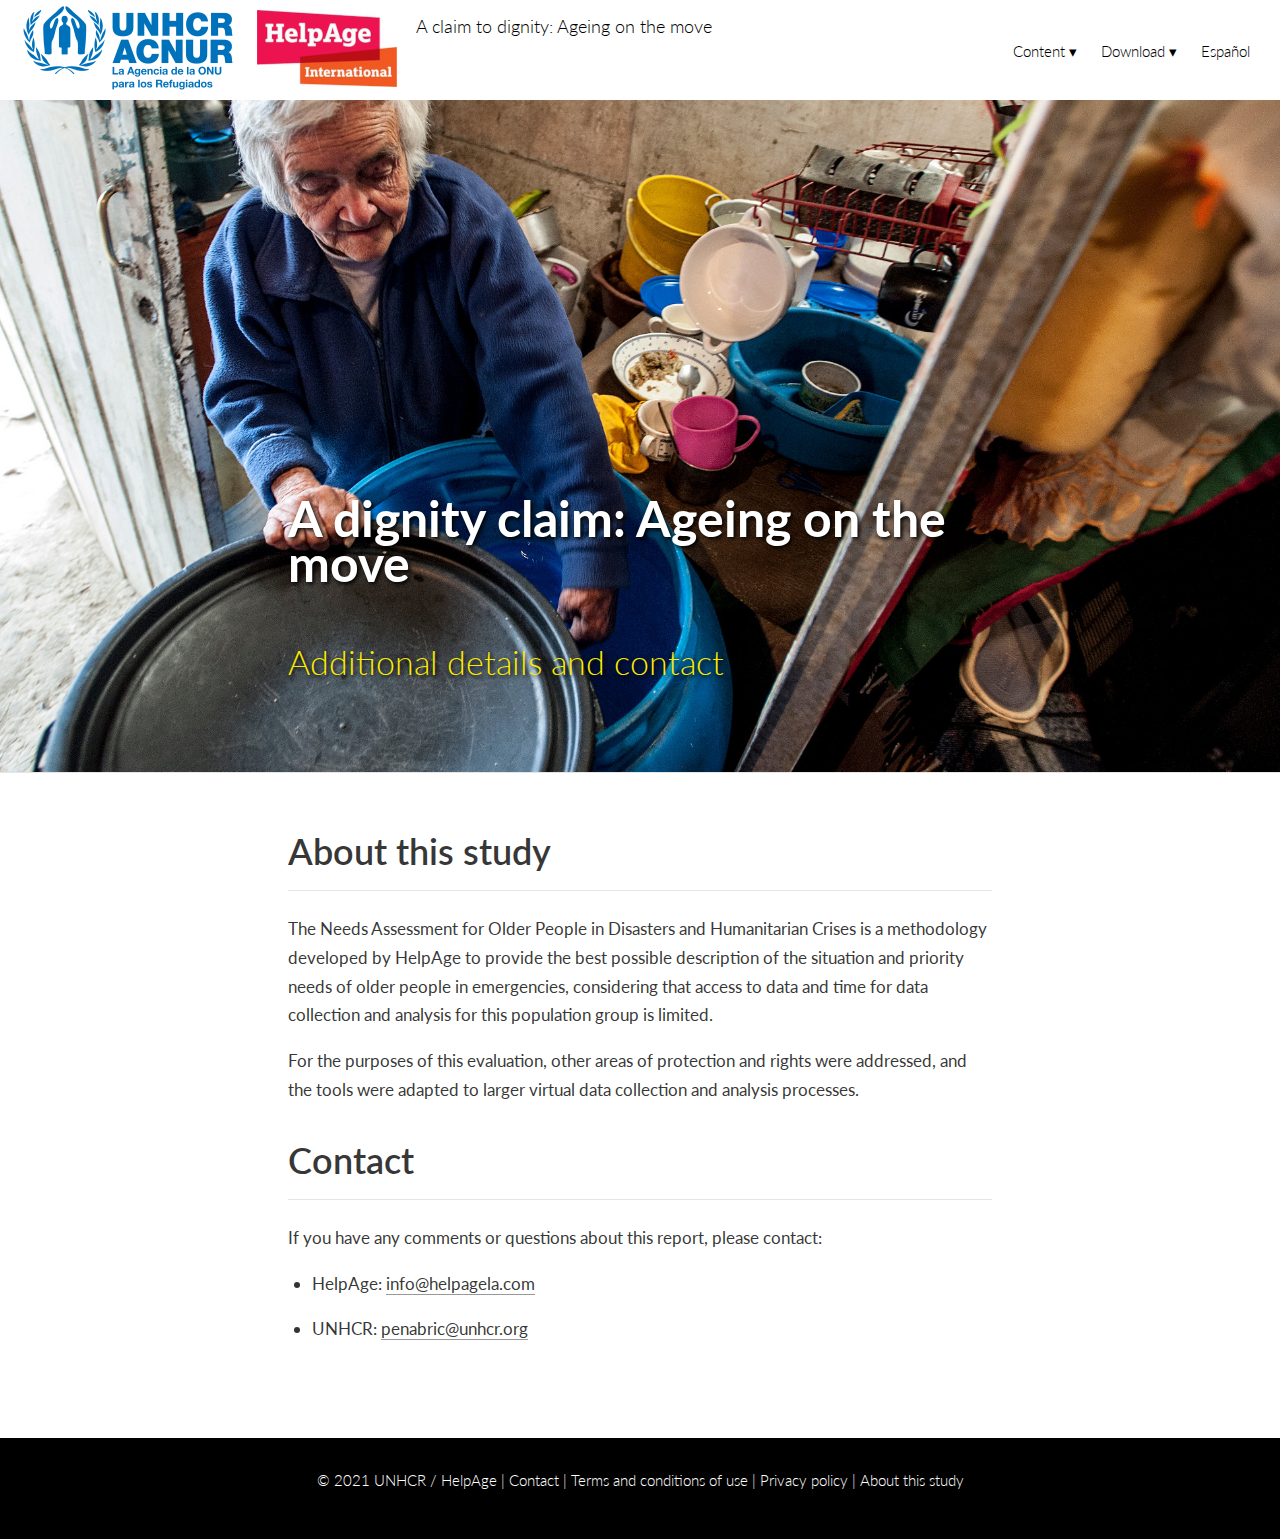
<file: docs/about.html>
<!DOCTYPE html>

<html xmlns="http://www.w3.org/1999/xhtml" lang="" xml:lang="">

<head>
  <meta charset="utf-8"/>
  <meta name="viewport" content="width=device-width, initial-scale=1"/>
  <meta http-equiv="X-UA-Compatible" content="IE=Edge,chrome=1"/>
  <meta name="generator" content="distill" />

  <style type="text/css">
  /* Hide doc at startup (prevent jankiness while JS renders/transforms) */
  body {
    visibility: hidden;
  }
  </style>

 <!--radix_placeholder_import_source-->
 <!--/radix_placeholder_import_source-->

<style type="text/css">code{white-space: pre;}</style>
<style type="text/css" data-origin="pandoc">
code.sourceCode > span { display: inline-block; line-height: 1.25; }
code.sourceCode > span { color: inherit; text-decoration: inherit; }
code.sourceCode > span:empty { height: 1.2em; }
.sourceCode { overflow: visible; }
code.sourceCode { white-space: pre; position: relative; }
div.sourceCode { margin: 1em 0; }
pre.sourceCode { margin: 0; }
@media screen {
div.sourceCode { overflow: auto; }
}
@media print {
code.sourceCode { white-space: pre-wrap; }
code.sourceCode > span { text-indent: -5em; padding-left: 5em; }
}
pre.numberSource code
  { counter-reset: source-line 0; }
pre.numberSource code > span
  { position: relative; left: -4em; counter-increment: source-line; }
pre.numberSource code > span > a:first-child::before
  { content: counter(source-line);
    position: relative; left: -1em; text-align: right; vertical-align: baseline;
    border: none; display: inline-block;
    -webkit-touch-callout: none; -webkit-user-select: none;
    -khtml-user-select: none; -moz-user-select: none;
    -ms-user-select: none; user-select: none;
    padding: 0 4px; width: 4em;
    color: #aaaaaa;
  }
pre.numberSource { margin-left: 3em; border-left: 1px solid #aaaaaa;  padding-left: 4px; }
div.sourceCode
  {   }
@media screen {
code.sourceCode > span > a:first-child::before { text-decoration: underline; }
}
code span.al { color: #ad0000; } /* Alert */
code span.an { color: #5e5e5e; } /* Annotation */
code span.at { color: #20794d; } /* Attribute */
code span.bn { color: #ad0000; } /* BaseN */
code span.bu { } /* BuiltIn */
code span.cf { color: #007ba5; } /* ControlFlow */
code span.ch { color: #20794d; } /* Char */
code span.cn { color: #8f5902; } /* Constant */
code span.co { color: #5e5e5e; } /* Comment */
code span.cv { color: #5e5e5e; font-style: italic; } /* CommentVar */
code span.do { color: #5e5e5e; font-style: italic; } /* Documentation */
code span.dt { color: #ad0000; } /* DataType */
code span.dv { color: #ad0000; } /* DecVal */
code span.er { color: #ad0000; } /* Error */
code span.ex { } /* Extension */
code span.fl { color: #ad0000; } /* Float */
code span.fu { color: #4758ab; } /* Function */
code span.im { } /* Import */
code span.in { color: #5e5e5e; } /* Information */
code span.kw { color: #007ba5; } /* Keyword */
code span.op { color: #5e5e5e; } /* Operator */
code span.ot { color: #007ba5; } /* Other */
code span.pp { color: #ad0000; } /* Preprocessor */
code span.sc { color: #20794d; } /* SpecialChar */
code span.ss { color: #20794d; } /* SpecialString */
code span.st { color: #20794d; } /* String */
code span.va { color: #111111; } /* Variable */
code span.vs { color: #20794d; } /* VerbatimString */
code span.wa { color: #5e5e5e; font-style: italic; } /* Warning */
</style>

  <!--radix_placeholder_meta_tags-->
  <title>A claim to dignity: Ageing on the move: A dignity claim: Ageing on the move</title>
  
  <meta property="description" itemprop="description" content="Additional details and contact"/>
  
  
  
  <!--  https://developers.facebook.com/docs/sharing/webmasters#markup -->
  <meta property="og:title" content="A claim to dignity: Ageing on the move: A dignity claim: Ageing on the move"/>
  <meta property="og:type" content="article"/>
  <meta property="og:description" content="Additional details and contact"/>
  <meta property="og:locale" content="en_US"/>
  <meta property="og:site_name" content="A claim to dignity: Ageing on the move"/>
  
  <!--  https://dev.twitter.com/cards/types/summary -->
  <meta property="twitter:card" content="summary"/>
  <meta property="twitter:title" content="A claim to dignity: Ageing on the move: A dignity claim: Ageing on the move"/>
  <meta property="twitter:description" content="Additional details and contact"/>
  
  <!--/radix_placeholder_meta_tags-->
  <!--radix_placeholder_rmarkdown_metadata-->
  
  <script type="text/json" id="radix-rmarkdown-metadata">
  {"type":"list","attributes":{"names":{"type":"character","attributes":{},"value":["title","description","output"]}},"value":[{"type":"character","attributes":{},"value":["A dignity claim: Ageing on the move"]},{"type":"character","attributes":{},"value":["Additional details and contact\n"]},{"type":"list","attributes":{"names":{"type":"character","attributes":{},"value":["distill::distill_article"]}},"value":[{"type":"list","attributes":{"names":{"type":"character","attributes":{},"value":["theme","toc","toc_float"]}},"value":[{"type":"character","attributes":{},"value":["theme.css"]},{"type":"logical","attributes":{},"value":[false]},{"type":"logical","attributes":{},"value":[false]}]}]}]}
  </script>
  <!--/radix_placeholder_rmarkdown_metadata-->
  <!--radix_placeholder_navigation_in_header-->
  <meta name="distill:offset" content=""/>
  
  <script type="application/javascript">
  
    window.headroom_prevent_pin = false;
  
    window.document.addEventListener("DOMContentLoaded", function (event) {
  
      // initialize headroom for banner
      var header = $('header').get(0);
      var headerHeight = header.offsetHeight;
      var headroom = new Headroom(header, {
        tolerance: 5,
        onPin : function() {
          if (window.headroom_prevent_pin) {
            window.headroom_prevent_pin = false;
            headroom.unpin();
          }
        }
      });
      headroom.init();
      if(window.location.hash)
        headroom.unpin();
      $(header).addClass('headroom--transition');
  
      // offset scroll location for banner on hash change
      // (see: https://github.com/WickyNilliams/headroom.js/issues/38)
      window.addEventListener("hashchange", function(event) {
        window.scrollTo(0, window.pageYOffset - (headerHeight + 25));
      });
  
      // responsive menu
      $('.distill-site-header').each(function(i, val) {
        var topnav = $(this);
        var toggle = topnav.find('.nav-toggle');
        toggle.on('click', function() {
          topnav.toggleClass('responsive');
        });
      });
  
      // nav dropdowns
      $('.nav-dropbtn').click(function(e) {
        $(this).next('.nav-dropdown-content').toggleClass('nav-dropdown-active');
        $(this).parent().siblings('.nav-dropdown')
           .children('.nav-dropdown-content').removeClass('nav-dropdown-active');
      });
      $("body").click(function(e){
        $('.nav-dropdown-content').removeClass('nav-dropdown-active');
      });
      $(".nav-dropdown").click(function(e){
        e.stopPropagation();
      });
    });
  </script>
  
  <style type="text/css">
  
  /* Theme (user-documented overrideables for nav appearance) */
  
  .distill-site-nav {
    color: rgba(255, 255, 255, 0.8);
    background-color: #0F2E3D;
    font-size: 15px;
    font-weight: 300;
  }
  
  .distill-site-nav a {
    color: inherit;
    text-decoration: none;
  }
  
  .distill-site-nav a:hover {
    color: white;
  }
  
  @media print {
    .distill-site-nav {
      display: none;
    }
  }
  
  .distill-site-header {
  
  }
  
  .distill-site-footer {
  
  }
  
  
  /* Site Header */
  
  .distill-site-header {
    width: 100%;
    box-sizing: border-box;
    z-index: 3;
  }
  
  .distill-site-header .nav-left {
    display: inline-block;
    margin-left: 8px;
  }
  
  @media screen and (max-width: 768px) {
    .distill-site-header .nav-left {
      margin-left: 0;
    }
  }
  
  
  .distill-site-header .nav-right {
    float: right;
    margin-right: 8px;
  }
  
  .distill-site-header a,
  .distill-site-header .title {
    display: inline-block;
    text-align: center;
    padding: 14px 10px 14px 10px;
  }
  
  .distill-site-header .title {
    font-size: 18px;
    min-width: 150px;
  }
  
  .distill-site-header .logo {
    padding: 0;
  }
  
  .distill-site-header .logo img {
    display: none;
    max-height: 20px;
    width: auto;
    margin-bottom: -4px;
  }
  
  .distill-site-header .nav-image img {
    max-height: 18px;
    width: auto;
    display: inline-block;
    margin-bottom: -3px;
  }
  
  
  
  @media screen and (min-width: 1000px) {
    .distill-site-header .logo img {
      display: inline-block;
    }
    .distill-site-header .nav-left {
      margin-left: 20px;
    }
    .distill-site-header .nav-right {
      margin-right: 20px;
    }
    .distill-site-header .title {
      padding-left: 12px;
    }
  }
  
  
  .distill-site-header .nav-toggle {
    display: none;
  }
  
  .nav-dropdown {
    display: inline-block;
    position: relative;
  }
  
  .nav-dropdown .nav-dropbtn {
    border: none;
    outline: none;
    color: rgba(255, 255, 255, 0.8);
    padding: 16px 10px;
    background-color: transparent;
    font-family: inherit;
    font-size: inherit;
    font-weight: inherit;
    margin: 0;
    margin-top: 1px;
    z-index: 2;
  }
  
  .nav-dropdown-content {
    display: none;
    position: absolute;
    background-color: white;
    min-width: 200px;
    border: 1px solid rgba(0,0,0,0.15);
    border-radius: 4px;
    box-shadow: 0px 8px 16px 0px rgba(0,0,0,0.1);
    z-index: 1;
    margin-top: 2px;
    white-space: nowrap;
    padding-top: 4px;
    padding-bottom: 4px;
  }
  
  .nav-dropdown-content hr {
    margin-top: 4px;
    margin-bottom: 4px;
    border: none;
    border-bottom: 1px solid rgba(0, 0, 0, 0.1);
  }
  
  .nav-dropdown-active {
    display: block;
  }
  
  .nav-dropdown-content a, .nav-dropdown-content .nav-dropdown-header {
    color: black;
    padding: 6px 24px;
    text-decoration: none;
    display: block;
    text-align: left;
  }
  
  .nav-dropdown-content .nav-dropdown-header {
    display: block;
    padding: 5px 24px;
    padding-bottom: 0;
    text-transform: uppercase;
    font-size: 14px;
    color: #999999;
    white-space: nowrap;
  }
  
  .nav-dropdown:hover .nav-dropbtn {
    color: white;
  }
  
  .nav-dropdown-content a:hover {
    background-color: #ddd;
    color: black;
  }
  
  .nav-right .nav-dropdown-content {
    margin-left: -45%;
    right: 0;
  }
  
  @media screen and (max-width: 768px) {
    .distill-site-header a, .distill-site-header .nav-dropdown  {display: none;}
    .distill-site-header a.nav-toggle {
      float: right;
      display: block;
    }
    .distill-site-header .title {
      margin-left: 0;
    }
    .distill-site-header .nav-right {
      margin-right: 0;
    }
    .distill-site-header {
      overflow: hidden;
    }
    .nav-right .nav-dropdown-content {
      margin-left: 0;
    }
  }
  
  
  @media screen and (max-width: 768px) {
    .distill-site-header.responsive {position: relative; min-height: 500px; }
    .distill-site-header.responsive a.nav-toggle {
      position: absolute;
      right: 0;
      top: 0;
    }
    .distill-site-header.responsive a,
    .distill-site-header.responsive .nav-dropdown {
      display: block;
      text-align: left;
    }
    .distill-site-header.responsive .nav-left,
    .distill-site-header.responsive .nav-right {
      width: 100%;
    }
    .distill-site-header.responsive .nav-dropdown {float: none;}
    .distill-site-header.responsive .nav-dropdown-content {position: relative;}
    .distill-site-header.responsive .nav-dropdown .nav-dropbtn {
      display: block;
      width: 100%;
      text-align: left;
    }
  }
  
  /* Site Footer */
  
  .distill-site-footer {
    width: 100%;
    overflow: hidden;
    box-sizing: border-box;
    z-index: 3;
    margin-top: 30px;
    padding-top: 30px;
    padding-bottom: 30px;
    text-align: center;
  }
  
  /* Headroom */
  
  d-title {
    padding-top: 6rem;
  }
  
  @media print {
    d-title {
      padding-top: 4rem;
    }
  }
  
  .headroom {
    z-index: 1000;
    position: fixed;
    top: 0;
    left: 0;
    right: 0;
  }
  
  .headroom--transition {
    transition: all .4s ease-in-out;
  }
  
  .headroom--unpinned {
    top: -100px;
  }
  
  .headroom--pinned {
    top: 0;
  }
  
  /* adjust viewport for navbar height */
  /* helps vertically center bootstrap (non-distill) content */
  .min-vh-100 {
    min-height: calc(100vh - 100px) !important;
  }
  
  </style>
  
  <script src="site_libs/jquery-1.11.3/jquery.min.js"></script>
  <link href="site_libs/font-awesome-5.1.0/css/all.css" rel="stylesheet"/>
  <link href="site_libs/font-awesome-5.1.0/css/v4-shims.css" rel="stylesheet"/>
  <script src="site_libs/headroom-0.9.4/headroom.min.js"></script>
  <script src="site_libs/autocomplete-0.37.1/autocomplete.min.js"></script>
  <script src="site_libs/fuse-6.4.1/fuse.min.js"></script>
  
  <script type="application/javascript">
  
  function getMeta(metaName) {
    var metas = document.getElementsByTagName('meta');
    for (let i = 0; i < metas.length; i++) {
      if (metas[i].getAttribute('name') === metaName) {
        return metas[i].getAttribute('content');
      }
    }
    return '';
  }
  
  function offsetURL(url) {
    var offset = getMeta('distill:offset');
    return offset ? offset + '/' + url : url;
  }
  
  function createFuseIndex() {
  
    // create fuse index
    var options = {
      keys: [
        { name: 'title', weight: 20 },
        { name: 'categories', weight: 15 },
        { name: 'description', weight: 10 },
        { name: 'contents', weight: 5 },
      ],
      ignoreLocation: true,
      threshold: 0
    };
    var fuse = new window.Fuse([], options);
  
    // fetch the main search.json
    return fetch(offsetURL('search.json'))
      .then(function(response) {
        if (response.status == 200) {
          return response.json().then(function(json) {
            // index main articles
            json.articles.forEach(function(article) {
              fuse.add(article);
            });
            // download collections and index their articles
            return Promise.all(json.collections.map(function(collection) {
              return fetch(offsetURL(collection)).then(function(response) {
                if (response.status === 200) {
                  return response.json().then(function(articles) {
                    articles.forEach(function(article) {
                      fuse.add(article);
                    });
                  })
                } else {
                  return Promise.reject(
                    new Error('Unexpected status from search index request: ' +
                              response.status)
                  );
                }
              });
            })).then(function() {
              return fuse;
            });
          });
  
        } else {
          return Promise.reject(
            new Error('Unexpected status from search index request: ' +
                        response.status)
          );
        }
      });
  }
  
  window.document.addEventListener("DOMContentLoaded", function (event) {
  
    // get search element (bail if we don't have one)
    var searchEl = window.document.getElementById('distill-search');
    if (!searchEl)
      return;
  
    createFuseIndex()
      .then(function(fuse) {
  
        // make search box visible
        searchEl.classList.remove('hidden');
  
        // initialize autocomplete
        var options = {
          autoselect: true,
          hint: false,
          minLength: 2,
        };
        window.autocomplete(searchEl, options, [{
          source: function(query, callback) {
            const searchOptions = {
              isCaseSensitive: false,
              shouldSort: true,
              minMatchCharLength: 2,
              limit: 10,
            };
            var results = fuse.search(query, searchOptions);
            callback(results
              .map(function(result) { return result.item; })
            );
          },
          templates: {
            suggestion: function(suggestion) {
              var img = suggestion.preview && Object.keys(suggestion.preview).length > 0
                ? `<img src="${offsetURL(suggestion.preview)}"</img>`
                : '';
              var html = `
                <div class="search-item">
                  <h3>${suggestion.title}</h3>
                  <div class="search-item-description">
                    ${suggestion.description || ''}
                  </div>
                  <div class="search-item-preview">
                    ${img}
                  </div>
                </div>
              `;
              return html;
            }
          }
        }]).on('autocomplete:selected', function(event, suggestion) {
          window.location.href = offsetURL(suggestion.path);
        });
        // remove inline display style on autocompleter (we want to
        // manage responsive display via css)
        $('.algolia-autocomplete').css("display", "");
      })
      .catch(function(error) {
        console.log(error);
      });
  
  });
  
  </script>
  
  <style type="text/css">
  
  .nav-search {
    font-size: x-small;
  }
  
  /* Algolioa Autocomplete */
  
  .algolia-autocomplete {
    display: inline-block;
    margin-left: 10px;
    vertical-align: sub;
    background-color: white;
    color: black;
    padding: 6px;
    padding-top: 8px;
    padding-bottom: 0;
    border-radius: 6px;
    border: 1px #0F2E3D solid;
    width: 180px;
  }
  
  
  @media screen and (max-width: 768px) {
    .distill-site-nav .algolia-autocomplete {
      display: none;
      visibility: hidden;
    }
    .distill-site-nav.responsive .algolia-autocomplete {
      display: inline-block;
      visibility: visible;
    }
    .distill-site-nav.responsive .algolia-autocomplete .aa-dropdown-menu {
      margin-left: 0;
      width: 400px;
      max-height: 400px;
    }
  }
  
  .algolia-autocomplete .aa-input, .algolia-autocomplete .aa-hint {
    width: 90%;
    outline: none;
    border: none;
  }
  
  .algolia-autocomplete .aa-hint {
    color: #999;
  }
  .algolia-autocomplete .aa-dropdown-menu {
    width: 550px;
    max-height: 70vh;
    overflow-x: visible;
    overflow-y: scroll;
    padding: 5px;
    margin-top: 3px;
    margin-left: -150px;
    background-color: #fff;
    border-radius: 5px;
    border: 1px solid #999;
    border-top: none;
  }
  
  .algolia-autocomplete .aa-dropdown-menu .aa-suggestion {
    cursor: pointer;
    padding: 5px 4px;
    border-bottom: 1px solid #eee;
  }
  
  .algolia-autocomplete .aa-dropdown-menu .aa-suggestion:last-of-type {
    border-bottom: none;
    margin-bottom: 2px;
  }
  
  .algolia-autocomplete .aa-dropdown-menu .aa-suggestion .search-item {
    overflow: hidden;
    font-size: 0.8em;
    line-height: 1.4em;
  }
  
  .algolia-autocomplete .aa-dropdown-menu .aa-suggestion .search-item h3 {
    font-size: 1rem;
    margin-block-start: 0;
    margin-block-end: 5px;
  }
  
  .algolia-autocomplete .aa-dropdown-menu .aa-suggestion .search-item-description {
    display: inline-block;
    overflow: hidden;
    height: 2.8em;
    width: 80%;
    margin-right: 4%;
  }
  
  .algolia-autocomplete .aa-dropdown-menu .aa-suggestion .search-item-preview {
    display: inline-block;
    width: 15%;
  }
  
  .algolia-autocomplete .aa-dropdown-menu .aa-suggestion .search-item-preview img {
    height: 3em;
    width: auto;
    display: none;
  }
  
  .algolia-autocomplete .aa-dropdown-menu .aa-suggestion .search-item-preview img[src] {
    display: initial;
  }
  
  .algolia-autocomplete .aa-dropdown-menu .aa-suggestion.aa-cursor {
    background-color: #eee;
  }
  .algolia-autocomplete .aa-dropdown-menu .aa-suggestion em {
    font-weight: bold;
    font-style: normal;
  }
  
  </style>
  
  
  <!--/radix_placeholder_navigation_in_header-->
  <!--radix_placeholder_distill-->
  
  <style type="text/css">
  
  body {
    background-color: white;
  }
  
  .pandoc-table {
    width: 100%;
  }
  
  .pandoc-table>caption {
    margin-bottom: 10px;
  }
  
  .pandoc-table th:not([align]) {
    text-align: left;
  }
  
  .pagedtable-footer {
    font-size: 15px;
  }
  
  d-byline .byline {
    grid-template-columns: 2fr 2fr;
  }
  
  d-byline .byline h3 {
    margin-block-start: 1.5em;
  }
  
  d-byline .byline .authors-affiliations h3 {
    margin-block-start: 0.5em;
  }
  
  .authors-affiliations .orcid-id {
    width: 16px;
    height:16px;
    margin-left: 4px;
    margin-right: 4px;
    vertical-align: middle;
    padding-bottom: 2px;
  }
  
  d-title .dt-tags {
    margin-top: 1em;
    grid-column: text;
  }
  
  .dt-tags .dt-tag {
    text-decoration: none;
    display: inline-block;
    color: rgba(0,0,0,0.6);
    padding: 0em 0.4em;
    margin-right: 0.5em;
    margin-bottom: 0.4em;
    font-size: 70%;
    border: 1px solid rgba(0,0,0,0.2);
    border-radius: 3px;
    text-transform: uppercase;
    font-weight: 500;
  }
  
  d-article table.gt_table td,
  d-article table.gt_table th {
    border-bottom: none;
  }
  
  .html-widget {
    margin-bottom: 2.0em;
  }
  
  .l-screen-inset {
    padding-right: 16px;
  }
  
  .l-screen .caption {
    margin-left: 10px;
  }
  
  .shaded {
    background: rgb(247, 247, 247);
    padding-top: 20px;
    padding-bottom: 20px;
    border-top: 1px solid rgba(0, 0, 0, 0.1);
    border-bottom: 1px solid rgba(0, 0, 0, 0.1);
  }
  
  .shaded .html-widget {
    margin-bottom: 0;
    border: 1px solid rgba(0, 0, 0, 0.1);
  }
  
  .shaded .shaded-content {
    background: white;
  }
  
  .text-output {
    margin-top: 0;
    line-height: 1.5em;
  }
  
  .hidden {
    display: none !important;
  }
  
  d-article {
    padding-top: 2.5rem;
    padding-bottom: 30px;
  }
  
  d-appendix {
    padding-top: 30px;
  }
  
  d-article>p>img {
    width: 100%;
  }
  
  d-article h2 {
    margin: 1rem 0 1.5rem 0;
  }
  
  d-article h3 {
    margin-top: 1.5rem;
  }
  
  d-article iframe {
    border: 1px solid rgba(0, 0, 0, 0.1);
    margin-bottom: 2.0em;
    width: 100%;
  }
  
  /* Tweak code blocks */
  
  d-article div.sourceCode code,
  d-article pre code {
    font-family: Consolas, Monaco, 'Andale Mono', 'Ubuntu Mono', monospace;
  }
  
  d-article pre,
  d-article div.sourceCode,
  d-article div.sourceCode pre {
    overflow: auto;
  }
  
  d-article div.sourceCode {
    background-color: white;
  }
  
  d-article div.sourceCode pre {
    padding-left: 10px;
    font-size: 12px;
    border-left: 2px solid rgba(0,0,0,0.1);
  }
  
  d-article pre {
    font-size: 12px;
    color: black;
    background: none;
    margin-top: 0;
    text-align: left;
    white-space: pre;
    word-spacing: normal;
    word-break: normal;
    word-wrap: normal;
    line-height: 1.5;
  
    -moz-tab-size: 4;
    -o-tab-size: 4;
    tab-size: 4;
  
    -webkit-hyphens: none;
    -moz-hyphens: none;
    -ms-hyphens: none;
    hyphens: none;
  }
  
  d-article pre a {
    border-bottom: none;
  }
  
  d-article pre a:hover {
    border-bottom: none;
    text-decoration: underline;
  }
  
  d-article details {
    grid-column: text;
    margin-bottom: 0.8em;
  }
  
  @media(min-width: 768px) {
  
  d-article pre,
  d-article div.sourceCode,
  d-article div.sourceCode pre {
    overflow: visible !important;
  }
  
  d-article div.sourceCode pre {
    padding-left: 18px;
    font-size: 14px;
  }
  
  d-article pre {
    font-size: 14px;
  }
  
  }
  
  figure img.external {
    background: white;
    border: 1px solid rgba(0, 0, 0, 0.1);
    box-shadow: 0 1px 8px rgba(0, 0, 0, 0.1);
    padding: 18px;
    box-sizing: border-box;
  }
  
  /* CSS for d-contents */
  
  .d-contents {
    grid-column: text;
    color: rgba(0,0,0,0.8);
    font-size: 0.9em;
    padding-bottom: 1em;
    margin-bottom: 1em;
    padding-bottom: 0.5em;
    margin-bottom: 1em;
    padding-left: 0.25em;
    justify-self: start;
  }
  
  @media(min-width: 1000px) {
    .d-contents.d-contents-float {
      height: 0;
      grid-column-start: 1;
      grid-column-end: 4;
      justify-self: center;
      padding-right: 3em;
      padding-left: 2em;
    }
  }
  
  .d-contents nav h3 {
    font-size: 18px;
    margin-top: 0;
    margin-bottom: 1em;
  }
  
  .d-contents li {
    list-style-type: none
  }
  
  .d-contents nav > ul {
    padding-left: 0;
  }
  
  .d-contents ul {
    padding-left: 1em
  }
  
  .d-contents nav ul li {
    margin-top: 0.6em;
    margin-bottom: 0.2em;
  }
  
  .d-contents nav a {
    font-size: 13px;
    border-bottom: none;
    text-decoration: none
    color: rgba(0, 0, 0, 0.8);
  }
  
  .d-contents nav a:hover {
    text-decoration: underline solid rgba(0, 0, 0, 0.6)
  }
  
  .d-contents nav > ul > li > a {
    font-weight: 600;
  }
  
  .d-contents nav > ul > li > ul {
    font-weight: inherit;
  }
  
  .d-contents nav > ul > li > ul > li {
    margin-top: 0.2em;
  }
  
  
  .d-contents nav ul {
    margin-top: 0;
    margin-bottom: 0.25em;
  }
  
  .d-article-with-toc h2:nth-child(2) {
    margin-top: 0;
  }
  
  
  /* Figure */
  
  .figure {
    position: relative;
    margin-bottom: 2.5em;
    margin-top: 1.5em;
  }
  
  .figure img {
    width: 100%;
  }
  
  .figure .caption {
    color: rgba(0, 0, 0, 0.6);
    font-size: 12px;
    line-height: 1.5em;
  }
  
  .figure img.external {
    background: white;
    border: 1px solid rgba(0, 0, 0, 0.1);
    box-shadow: 0 1px 8px rgba(0, 0, 0, 0.1);
    padding: 18px;
    box-sizing: border-box;
  }
  
  .figure .caption a {
    color: rgba(0, 0, 0, 0.6);
  }
  
  .figure .caption b,
  .figure .caption strong, {
    font-weight: 600;
    color: rgba(0, 0, 0, 1.0);
  }
  
  /* Citations */
  
  d-article .citation {
    color: inherit;
    cursor: inherit;
  }
  
  div.hanging-indent{
    margin-left: 1em; text-indent: -1em;
  }
  
  /* Citation hover box */
  
  .tippy-box[data-theme~=light-border] {
    background-color: rgba(250, 250, 250, 0.95);
  }
  
  .tippy-content > p {
    margin-bottom: 0;
    padding: 2px;
  }
  
  
  /* Tweak 1000px media break to show more text */
  
  @media(min-width: 1000px) {
    .base-grid,
    distill-header,
    d-title,
    d-abstract,
    d-article,
    d-appendix,
    distill-appendix,
    d-byline,
    d-footnote-list,
    d-citation-list,
    distill-footer {
      grid-template-columns: [screen-start] 1fr [page-start kicker-start] 80px [middle-start] 50px [text-start kicker-end] 65px 65px 65px 65px 65px 65px 65px 65px [text-end gutter-start] 65px [middle-end] 65px [page-end gutter-end] 1fr [screen-end];
      grid-column-gap: 16px;
    }
  
    .grid {
      grid-column-gap: 16px;
    }
  
    d-article {
      font-size: 1.06rem;
      line-height: 1.7em;
    }
    figure .caption, .figure .caption, figure figcaption {
      font-size: 13px;
    }
  }
  
  @media(min-width: 1180px) {
    .base-grid,
    distill-header,
    d-title,
    d-abstract,
    d-article,
    d-appendix,
    distill-appendix,
    d-byline,
    d-footnote-list,
    d-citation-list,
    distill-footer {
      grid-template-columns: [screen-start] 1fr [page-start kicker-start] 60px [middle-start] 60px [text-start kicker-end] 60px 60px 60px 60px 60px 60px 60px 60px [text-end gutter-start] 60px [middle-end] 60px [page-end gutter-end] 1fr [screen-end];
      grid-column-gap: 32px;
    }
  
    .grid {
      grid-column-gap: 32px;
    }
  }
  
  
  /* Get the citation styles for the appendix (not auto-injected on render since
     we do our own rendering of the citation appendix) */
  
  d-appendix .citation-appendix,
  .d-appendix .citation-appendix {
    font-size: 11px;
    line-height: 15px;
    border-left: 1px solid rgba(0, 0, 0, 0.1);
    padding-left: 18px;
    border: 1px solid rgba(0,0,0,0.1);
    background: rgba(0, 0, 0, 0.02);
    padding: 10px 18px;
    border-radius: 3px;
    color: rgba(150, 150, 150, 1);
    overflow: hidden;
    margin-top: -12px;
    white-space: pre-wrap;
    word-wrap: break-word;
  }
  
  /* Include appendix styles here so they can be overridden */
  
  d-appendix {
    contain: layout style;
    font-size: 0.8em;
    line-height: 1.7em;
    margin-top: 60px;
    margin-bottom: 0;
    border-top: 1px solid rgba(0, 0, 0, 0.1);
    color: rgba(0,0,0,0.5);
    padding-top: 60px;
    padding-bottom: 48px;
  }
  
  d-appendix h3 {
    grid-column: page-start / text-start;
    font-size: 15px;
    font-weight: 500;
    margin-top: 1em;
    margin-bottom: 0;
    color: rgba(0,0,0,0.65);
  }
  
  d-appendix h3 + * {
    margin-top: 1em;
  }
  
  d-appendix ol {
    padding: 0 0 0 15px;
  }
  
  @media (min-width: 768px) {
    d-appendix ol {
      padding: 0 0 0 30px;
      margin-left: -30px;
    }
  }
  
  d-appendix li {
    margin-bottom: 1em;
  }
  
  d-appendix a {
    color: rgba(0, 0, 0, 0.6);
  }
  
  d-appendix > * {
    grid-column: text;
  }
  
  d-appendix > d-footnote-list,
  d-appendix > d-citation-list,
  d-appendix > distill-appendix {
    grid-column: screen;
  }
  
  /* Include footnote styles here so they can be overridden */
  
  d-footnote-list {
    contain: layout style;
  }
  
  d-footnote-list > * {
    grid-column: text;
  }
  
  d-footnote-list a.footnote-backlink {
    color: rgba(0,0,0,0.3);
    padding-left: 0.5em;
  }
  
  
  
  /* Anchor.js */
  
  .anchorjs-link {
    /*transition: all .25s linear; */
    text-decoration: none;
    border-bottom: none;
  }
  *:hover > .anchorjs-link {
    margin-left: -1.125em !important;
    text-decoration: none;
    border-bottom: none;
  }
  
  /* Social footer */
  
  .social_footer {
    margin-top: 30px;
    margin-bottom: 0;
    color: rgba(0,0,0,0.67);
  }
  
  .disqus-comments {
    margin-right: 30px;
  }
  
  .disqus-comment-count {
    border-bottom: 1px solid rgba(0, 0, 0, 0.4);
    cursor: pointer;
  }
  
  #disqus_thread {
    margin-top: 30px;
  }
  
  .article-sharing a {
    border-bottom: none;
    margin-right: 8px;
  }
  
  .article-sharing a:hover {
    border-bottom: none;
  }
  
  .sidebar-section.subscribe {
    font-size: 12px;
    line-height: 1.6em;
  }
  
  .subscribe p {
    margin-bottom: 0.5em;
  }
  
  
  .article-footer .subscribe {
    font-size: 15px;
    margin-top: 45px;
  }
  
  
  .sidebar-section.custom {
    font-size: 12px;
    line-height: 1.6em;
  }
  
  .custom p {
    margin-bottom: 0.5em;
  }
  
  /* Styles for listing layout (hide title) */
  .layout-listing d-title, .layout-listing .d-title {
    display: none;
  }
  
  /* Styles for posts lists (not auto-injected) */
  
  
  .posts-with-sidebar {
    padding-left: 45px;
    padding-right: 45px;
  }
  
  .posts-list .description h2,
  .posts-list .description p {
    font-family: -apple-system, BlinkMacSystemFont, "Segoe UI", Roboto, Oxygen, Ubuntu, Cantarell, "Fira Sans", "Droid Sans", "Helvetica Neue", Arial, sans-serif;
  }
  
  .posts-list .description h2 {
    font-weight: 700;
    border-bottom: none;
    padding-bottom: 0;
  }
  
  .posts-list h2.post-tag {
    border-bottom: 1px solid rgba(0, 0, 0, 0.2);
    padding-bottom: 12px;
  }
  .posts-list {
    margin-top: 60px;
    margin-bottom: 24px;
  }
  
  .posts-list .post-preview {
    text-decoration: none;
    overflow: hidden;
    display: block;
    border-bottom: 1px solid rgba(0, 0, 0, 0.1);
    padding: 24px 0;
  }
  
  .post-preview-last {
    border-bottom: none !important;
  }
  
  .posts-list .posts-list-caption {
    grid-column: screen;
    font-weight: 400;
  }
  
  .posts-list .post-preview h2 {
    margin: 0 0 6px 0;
    line-height: 1.2em;
    font-style: normal;
    font-size: 24px;
  }
  
  .posts-list .post-preview p {
    margin: 0 0 12px 0;
    line-height: 1.4em;
    font-size: 16px;
  }
  
  .posts-list .post-preview .thumbnail {
    box-sizing: border-box;
    margin-bottom: 24px;
    position: relative;
    max-width: 500px;
  }
  .posts-list .post-preview img {
    width: 100%;
    display: block;
  }
  
  .posts-list .metadata {
    font-size: 12px;
    line-height: 1.4em;
    margin-bottom: 18px;
  }
  
  .posts-list .metadata > * {
    display: inline-block;
  }
  
  .posts-list .metadata .publishedDate {
    margin-right: 2em;
  }
  
  .posts-list .metadata .dt-authors {
    display: block;
    margin-top: 0.3em;
    margin-right: 2em;
  }
  
  .posts-list .dt-tags {
    display: block;
    line-height: 1em;
  }
  
  .posts-list .dt-tags .dt-tag {
    display: inline-block;
    color: rgba(0,0,0,0.6);
    padding: 0.3em 0.4em;
    margin-right: 0.2em;
    margin-bottom: 0.4em;
    font-size: 60%;
    border: 1px solid rgba(0,0,0,0.2);
    border-radius: 3px;
    text-transform: uppercase;
    font-weight: 500;
  }
  
  .posts-list img {
    opacity: 1;
  }
  
  .posts-list img[data-src] {
    opacity: 0;
  }
  
  .posts-more {
    clear: both;
  }
  
  
  .posts-sidebar {
    font-size: 16px;
  }
  
  .posts-sidebar h3 {
    font-size: 16px;
    margin-top: 0;
    margin-bottom: 0.5em;
    font-weight: 400;
    text-transform: uppercase;
  }
  
  .sidebar-section {
    margin-bottom: 30px;
  }
  
  .categories ul {
    list-style-type: none;
    margin: 0;
    padding: 0;
  }
  
  .categories li {
    color: rgba(0, 0, 0, 0.8);
    margin-bottom: 0;
  }
  
  .categories li>a {
    border-bottom: none;
  }
  
  .categories li>a:hover {
    border-bottom: 1px solid rgba(0, 0, 0, 0.4);
  }
  
  .categories .active {
    font-weight: 600;
  }
  
  .categories .category-count {
    color: rgba(0, 0, 0, 0.4);
  }
  
  
  @media(min-width: 768px) {
    .posts-list .post-preview h2 {
      font-size: 26px;
    }
    .posts-list .post-preview .thumbnail {
      float: right;
      width: 30%;
      margin-bottom: 0;
    }
    .posts-list .post-preview .description {
      float: left;
      width: 45%;
    }
    .posts-list .post-preview .metadata {
      float: left;
      width: 20%;
      margin-top: 8px;
    }
    .posts-list .post-preview p {
      margin: 0 0 12px 0;
      line-height: 1.5em;
      font-size: 16px;
    }
    .posts-with-sidebar .posts-list {
      float: left;
      width: 75%;
    }
    .posts-with-sidebar .posts-sidebar {
      float: right;
      width: 20%;
      margin-top: 60px;
      padding-top: 24px;
      padding-bottom: 24px;
    }
  }
  
  
  /* Improve display for browsers without grid (IE/Edge <= 15) */
  
  .downlevel {
    line-height: 1.6em;
    font-family: -apple-system, BlinkMacSystemFont, "Segoe UI", Roboto, Oxygen, Ubuntu, Cantarell, "Fira Sans", "Droid Sans", "Helvetica Neue", Arial, sans-serif;
    margin: 0;
  }
  
  .downlevel .d-title {
    padding-top: 6rem;
    padding-bottom: 1.5rem;
  }
  
  .downlevel .d-title h1 {
    font-size: 50px;
    font-weight: 700;
    line-height: 1.1em;
    margin: 0 0 0.5rem;
  }
  
  .downlevel .d-title p {
    font-weight: 300;
    font-size: 1.2rem;
    line-height: 1.55em;
    margin-top: 0;
  }
  
  .downlevel .d-byline {
    padding-top: 0.8em;
    padding-bottom: 0.8em;
    font-size: 0.8rem;
    line-height: 1.8em;
  }
  
  .downlevel .section-separator {
    border: none;
    border-top: 1px solid rgba(0, 0, 0, 0.1);
  }
  
  .downlevel .d-article {
    font-size: 1.06rem;
    line-height: 1.7em;
    padding-top: 1rem;
    padding-bottom: 2rem;
  }
  
  
  .downlevel .d-appendix {
    padding-left: 0;
    padding-right: 0;
    max-width: none;
    font-size: 0.8em;
    line-height: 1.7em;
    margin-bottom: 0;
    color: rgba(0,0,0,0.5);
    padding-top: 40px;
    padding-bottom: 48px;
  }
  
  .downlevel .footnotes ol {
    padding-left: 13px;
  }
  
  .downlevel .base-grid,
  .downlevel .distill-header,
  .downlevel .d-title,
  .downlevel .d-abstract,
  .downlevel .d-article,
  .downlevel .d-appendix,
  .downlevel .distill-appendix,
  .downlevel .d-byline,
  .downlevel .d-footnote-list,
  .downlevel .d-citation-list,
  .downlevel .distill-footer,
  .downlevel .appendix-bottom,
  .downlevel .posts-container {
    padding-left: 40px;
    padding-right: 40px;
  }
  
  @media(min-width: 768px) {
    .downlevel .base-grid,
    .downlevel .distill-header,
    .downlevel .d-title,
    .downlevel .d-abstract,
    .downlevel .d-article,
    .downlevel .d-appendix,
    .downlevel .distill-appendix,
    .downlevel .d-byline,
    .downlevel .d-footnote-list,
    .downlevel .d-citation-list,
    .downlevel .distill-footer,
    .downlevel .appendix-bottom,
    .downlevel .posts-container {
    padding-left: 150px;
    padding-right: 150px;
    max-width: 900px;
  }
  }
  
  .downlevel pre code {
    display: block;
    border-left: 2px solid rgba(0, 0, 0, .1);
    padding: 0 0 0 20px;
    font-size: 14px;
  }
  
  .downlevel code, .downlevel pre {
    color: black;
    background: none;
    font-family: Consolas, Monaco, 'Andale Mono', 'Ubuntu Mono', monospace;
    text-align: left;
    white-space: pre;
    word-spacing: normal;
    word-break: normal;
    word-wrap: normal;
    line-height: 1.5;
  
    -moz-tab-size: 4;
    -o-tab-size: 4;
    tab-size: 4;
  
    -webkit-hyphens: none;
    -moz-hyphens: none;
    -ms-hyphens: none;
    hyphens: none;
  }
  
  .downlevel .posts-list .post-preview {
    color: inherit;
  }
  
  
  
  </style>
  
  <script type="application/javascript">
  
  function is_downlevel_browser() {
    if (bowser.isUnsupportedBrowser({ msie: "12", msedge: "16"},
                                   window.navigator.userAgent)) {
      return true;
    } else {
      return window.load_distill_framework === undefined;
    }
  }
  
  // show body when load is complete
  function on_load_complete() {
  
    // add anchors
    if (window.anchors) {
      window.anchors.options.placement = 'left';
      window.anchors.add('d-article > h2, d-article > h3, d-article > h4, d-article > h5');
    }
  
  
    // set body to visible
    document.body.style.visibility = 'visible';
  
    // force redraw for leaflet widgets
    if (window.HTMLWidgets) {
      var maps = window.HTMLWidgets.findAll(".leaflet");
      $.each(maps, function(i, el) {
        var map = this.getMap();
        map.invalidateSize();
        map.eachLayer(function(layer) {
          if (layer instanceof L.TileLayer)
            layer.redraw();
        });
      });
    }
  
    // trigger 'shown' so htmlwidgets resize
    $('d-article').trigger('shown');
  }
  
  function init_distill() {
  
    init_common();
  
    // create front matter
    var front_matter = $('<d-front-matter></d-front-matter>');
    $('#distill-front-matter').wrap(front_matter);
  
    // create d-title
    $('.d-title').changeElementType('d-title');
  
    // create d-byline
    var byline = $('<d-byline></d-byline>');
    $('.d-byline').replaceWith(byline);
  
    // create d-article
    var article = $('<d-article></d-article>');
    $('.d-article').wrap(article).children().unwrap();
  
    // move posts container into article
    $('.posts-container').appendTo($('d-article'));
  
    // create d-appendix
    $('.d-appendix').changeElementType('d-appendix');
  
    // flag indicating that we have appendix items
    var appendix = $('.appendix-bottom').children('h3').length > 0;
  
    // replace footnotes with <d-footnote>
    $('.footnote-ref').each(function(i, val) {
      appendix = true;
      var href = $(this).attr('href');
      var id = href.replace('#', '');
      var fn = $('#' + id);
      var fn_p = $('#' + id + '>p');
      fn_p.find('.footnote-back').remove();
      var text = fn_p.html();
      var dtfn = $('<d-footnote></d-footnote>');
      dtfn.html(text);
      $(this).replaceWith(dtfn);
    });
    // remove footnotes
    $('.footnotes').remove();
  
    // move refs into #references-listing
    $('#references-listing').replaceWith($('#refs'));
  
    $('h1.appendix, h2.appendix').each(function(i, val) {
      $(this).changeElementType('h3');
    });
    $('h3.appendix').each(function(i, val) {
      var id = $(this).attr('id');
      $('.d-contents a[href="#' + id + '"]').parent().remove();
      appendix = true;
      $(this).nextUntil($('h1, h2, h3')).addBack().appendTo($('d-appendix'));
    });
  
    // show d-appendix if we have appendix content
    $("d-appendix").css('display', appendix ? 'grid' : 'none');
  
    // localize layout chunks to just output
    $('.layout-chunk').each(function(i, val) {
  
      // capture layout
      var layout = $(this).attr('data-layout');
  
      // apply layout to markdown level block elements
      var elements = $(this).children().not('details, div.sourceCode, pre, script');
      elements.each(function(i, el) {
        var layout_div = $('<div class="' + layout + '"></div>');
        if (layout_div.hasClass('shaded')) {
          var shaded_content = $('<div class="shaded-content"></div>');
          $(this).wrap(shaded_content);
          $(this).parent().wrap(layout_div);
        } else {
          $(this).wrap(layout_div);
        }
      });
  
  
      // unwrap the layout-chunk div
      $(this).children().unwrap();
    });
  
    // remove code block used to force  highlighting css
    $('.distill-force-highlighting-css').parent().remove();
  
    // remove empty line numbers inserted by pandoc when using a
    // custom syntax highlighting theme
    $('code.sourceCode a:empty').remove();
  
    // load distill framework
    load_distill_framework();
  
    // wait for window.distillRunlevel == 4 to do post processing
    function distill_post_process() {
  
      if (!window.distillRunlevel || window.distillRunlevel < 4)
        return;
  
      // hide author/affiliations entirely if we have no authors
      var front_matter = JSON.parse($("#distill-front-matter").html());
      var have_authors = front_matter.authors && front_matter.authors.length > 0;
      if (!have_authors)
        $('d-byline').addClass('hidden');
  
      // article with toc class
      $('.d-contents').parent().addClass('d-article-with-toc');
  
      // strip links that point to #
      $('.authors-affiliations').find('a[href="#"]').removeAttr('href');
  
      // add orcid ids
      $('.authors-affiliations').find('.author').each(function(i, el) {
        var orcid_id = front_matter.authors[i].orcidID;
        if (orcid_id) {
          var a = $('<a></a>');
          a.attr('href', 'https://orcid.org/' + orcid_id);
          var img = $('<img></img>');
          img.addClass('orcid-id');
          img.attr('alt', 'ORCID ID');
          img.attr('src','[data-uri]');
          a.append(img);
          $(this).append(a);
        }
      });
  
      // hide elements of author/affiliations grid that have no value
      function hide_byline_column(caption) {
        $('d-byline').find('h3:contains("' + caption + '")').parent().css('visibility', 'hidden');
      }
  
      // affiliations
      var have_affiliations = false;
      for (var i = 0; i<front_matter.authors.length; ++i) {
        var author = front_matter.authors[i];
        if (author.affiliation !== "&nbsp;") {
          have_affiliations = true;
          break;
        }
      }
      if (!have_affiliations)
        $('d-byline').find('h3:contains("Affiliations")').css('visibility', 'hidden');
  
      // published date
      if (!front_matter.publishedDate)
        hide_byline_column("Published");
  
      // document object identifier
      var doi = $('d-byline').find('h3:contains("DOI")');
      var doi_p = doi.next().empty();
      if (!front_matter.doi) {
        // if we have a citation and valid citationText then link to that
        if ($('#citation').length > 0 && front_matter.citationText) {
          doi.html('Citation');
          $('<a href="#citation"></a>')
            .text(front_matter.citationText)
            .appendTo(doi_p);
        } else {
          hide_byline_column("DOI");
        }
      } else {
        $('<a></a>')
           .attr('href', "https://doi.org/" + front_matter.doi)
           .html(front_matter.doi)
           .appendTo(doi_p);
      }
  
       // change plural form of authors/affiliations
      if (front_matter.authors.length === 1) {
        var grid = $('.authors-affiliations');
        grid.children('h3:contains("Authors")').text('Author');
        grid.children('h3:contains("Affiliations")').text('Affiliation');
      }
  
      // remove d-appendix and d-footnote-list local styles
      $('d-appendix > style:first-child').remove();
      $('d-footnote-list > style:first-child').remove();
  
      // move appendix-bottom entries to the bottom
      $('.appendix-bottom').appendTo('d-appendix').children().unwrap();
      $('.appendix-bottom').remove();
  
      // hoverable references
      $('span.citation[data-cites]').each(function() {
        var refHtml = $('#ref-' + $(this).attr('data-cites')).html();
        window.tippy(this, {
          allowHTML: true,
          content: refHtml,
          maxWidth: 500,
          interactive: true,
          interactiveBorder: 10,
          theme: 'light-border',
          placement: 'bottom-start'
        });
      });
  
      // clear polling timer
      clearInterval(tid);
  
      // show body now that everything is ready
      on_load_complete();
    }
  
    var tid = setInterval(distill_post_process, 50);
    distill_post_process();
  
  }
  
  function init_downlevel() {
  
    init_common();
  
     // insert hr after d-title
    $('.d-title').after($('<hr class="section-separator"/>'));
  
    // check if we have authors
    var front_matter = JSON.parse($("#distill-front-matter").html());
    var have_authors = front_matter.authors && front_matter.authors.length > 0;
  
    // manage byline/border
    if (!have_authors)
      $('.d-byline').remove();
    $('.d-byline').after($('<hr class="section-separator"/>'));
    $('.d-byline a').remove();
  
    // remove toc
    $('.d-contents').remove();
  
    // move appendix elements
    $('h1.appendix, h2.appendix').each(function(i, val) {
      $(this).changeElementType('h3');
    });
    $('h3.appendix').each(function(i, val) {
      $(this).nextUntil($('h1, h2, h3')).addBack().appendTo($('.d-appendix'));
    });
  
  
    // inject headers into references and footnotes
    var refs_header = $('<h3></h3>');
    refs_header.text('References');
    $('#refs').prepend(refs_header);
  
    var footnotes_header = $('<h3></h3');
    footnotes_header.text('Footnotes');
    $('.footnotes').children('hr').first().replaceWith(footnotes_header);
  
    // move appendix-bottom entries to the bottom
    $('.appendix-bottom').appendTo('.d-appendix').children().unwrap();
    $('.appendix-bottom').remove();
  
    // remove appendix if it's empty
    if ($('.d-appendix').children().length === 0)
      $('.d-appendix').remove();
  
    // prepend separator above appendix
    $('.d-appendix').before($('<hr class="section-separator" style="clear: both"/>'));
  
    // trim code
    $('pre>code').each(function(i, val) {
      $(this).html($.trim($(this).html()));
    });
  
    // move posts-container right before article
    $('.posts-container').insertBefore($('.d-article'));
  
    $('body').addClass('downlevel');
  
    on_load_complete();
  }
  
  
  function init_common() {
  
    // jquery plugin to change element types
    (function($) {
      $.fn.changeElementType = function(newType) {
        var attrs = {};
  
        $.each(this[0].attributes, function(idx, attr) {
          attrs[attr.nodeName] = attr.nodeValue;
        });
  
        this.replaceWith(function() {
          return $("<" + newType + "/>", attrs).append($(this).contents());
        });
      };
    })(jQuery);
  
    // prevent underline for linked images
    $('a > img').parent().css({'border-bottom' : 'none'});
  
    // mark non-body figures created by knitr chunks as 100% width
    $('.layout-chunk').each(function(i, val) {
      var figures = $(this).find('img, .html-widget');
      if ($(this).attr('data-layout') !== "l-body") {
        figures.css('width', '100%');
      } else {
        figures.css('max-width', '100%');
        figures.filter("[width]").each(function(i, val) {
          var fig = $(this);
          fig.css('width', fig.attr('width') + 'px');
        });
  
      }
    });
  
    // auto-append index.html to post-preview links in file: protocol
    // and in rstudio ide preview
    $('.post-preview').each(function(i, val) {
      if (window.location.protocol === "file:")
        $(this).attr('href', $(this).attr('href') + "index.html");
    });
  
    // get rid of index.html references in header
    if (window.location.protocol !== "file:") {
      $('.distill-site-header a[href]').each(function(i,val) {
        $(this).attr('href', $(this).attr('href').replace("index.html", "./"));
      });
    }
  
    // add class to pandoc style tables
    $('tr.header').parent('thead').parent('table').addClass('pandoc-table');
    $('.kable-table').children('table').addClass('pandoc-table');
  
    // add figcaption style to table captions
    $('caption').parent('table').addClass("figcaption");
  
    // initialize posts list
    if (window.init_posts_list)
      window.init_posts_list();
  
    // implmement disqus comment link
    $('.disqus-comment-count').click(function() {
      window.headroom_prevent_pin = true;
      $('#disqus_thread').toggleClass('hidden');
      if (!$('#disqus_thread').hasClass('hidden')) {
        var offset = $(this).offset();
        $(window).resize();
        $('html, body').animate({
          scrollTop: offset.top - 35
        });
      }
    });
  }
  
  document.addEventListener('DOMContentLoaded', function() {
    if (is_downlevel_browser())
      init_downlevel();
    else
      window.addEventListener('WebComponentsReady', init_distill);
  });
  
  </script>
  
  <style type="text/css">
  /* base variables */
  
  /* Edit the CSS properties in this file to create a custom
     Distill theme. Only edit values in the right column
     for each row; values shown are the CSS defaults.
     To return any property to the default,
     you may set its value to: unset
     All rows must end with a semi-colon.                      */
  
  /* Optional: embed custom fonts here with `@import`          */
  /* This must remain at the top of this file.                 */
  
  
  
  html {
    /*-- Main font sizes --*/
    --title-size:      50px;
    --body-size:       1.06rem;
    --code-size:       14px;
    --aside-size:      12px;
    --fig-cap-size:    13px;
    /*-- Main font colors --*/
    --title-color:     #000000;
    --header-color:    rgba(0, 0, 0, 0.8);
    --body-color:      rgba(0, 0, 0, 0.8);
    --aside-color:     rgba(0, 0, 0, 0.6);
    --fig-cap-color:   rgba(0, 0, 0, 0.6);
    /*-- Specify custom fonts ~~~ must be imported above   --*/
    --heading-font:    sans-serif;
    --mono-font:       monospace;
    --body-font:       sans-serif;
    --navbar-font:     sans-serif;  /* websites + blogs only */
  }
  
  /*-- ARTICLE METADATA --*/
  d-byline {
    --heading-size:    0.6rem;
    --heading-color:   rgba(0, 0, 0, 0.5);
    --body-size:       0.8rem;
    --body-color:      rgba(0, 0, 0, 0.8);
  }
  
  /*-- ARTICLE TABLE OF CONTENTS --*/
  .d-contents {
    --heading-size:    18px;
    --contents-size:   13px;
  }
  
  /*-- ARTICLE APPENDIX --*/
  d-appendix {
    --heading-size:    15px;
    --heading-color:   rgba(0, 0, 0, 0.65);
    --text-size:       0.8em;
    --text-color:      rgba(0, 0, 0, 0.5);
  }
  
  /*-- WEBSITE HEADER + FOOTER --*/
  /* These properties only apply to Distill sites and blogs  */
  
  .distill-site-header {
    --title-size:       18px;
    --text-color:       rgba(255, 255, 255, 0.8);
    --text-size:        15px;
    --hover-color:      white;
    --bkgd-color:       #0F2E3D;
  }
  
  .distill-site-footer {
    --text-color:       rgba(255, 255, 255, 0.8);
    --text-size:        15px;
    --hover-color:      white;
    --bkgd-color:       #0F2E3D;
  }
  
  /*-- Additional custom styles --*/
  /* Add any additional CSS rules below                      */
  </style>
  <style type="text/css">/* base variables */
  
  /* Edit the CSS properties in this file to create a custom
     Distill theme. Only edit values in the right column
     for each row; values shown are the CSS defaults.
     To return any property to the default,
     you may set its value to: unset
     All rows must end with a semi-colon.                      */
  
  /* Optional: embed custom fonts here with `@import`          */
  /* This must remain at the top of this file.                 
  @import url('https://fonts.googleapis.com/css2?family=Amiri');
  @import url('https://fonts.googleapis.com/css2?family=Bitter');
  @import url('https://fonts.googleapis.com/css2?family=DM+Mono');
  @import url('https://fonts.googleapis.com/css2?family=DM+Mono');*/
  @import url('https://fonts.googleapis.com/css2?family=Lato');
  
  /* alternative to proxima nova                 
  @import url('https://fonts.googleapis.com/css2?family=Montserrat'
  );
  */
  
  /*               
  Rojo: #ed1651
  naranja: #f15a22
  */
  
  html {
    /*-- Main font sizes --*/
    --title-size:      50px;
    --body-size:       1.06rem;
    --code-size:       14px;
    --aside-size:      13px;
    --fig-cap-size:    13px;
    /*-- Main font colors --*/
    /*-- Main font colors --*/
    --title-color:     #000000;
    --header-color:    rgba(0, 0, 0, 0.8);
    --body-color:      rgba(0, 0, 0, 0.8);
    --aside-color:     rgba(0, 0, 0, 0.6);
    --fig-cap-color:   rgba(0, 0, 0, 0.6);
    /*-- Specify custom fonts ~~~ must be imported above   
    --heading-font:    sans-serif;
    --mono-font:       monospace;
    --body-font:       sans-serif;
    --navbar-font:     sans-serif; --*/ /* websites + blogs only */ 
    --heading-font:    "Lato", Arial, sans-serif;
    --mono-font:       "Lato", Arial, sans-serif;
    --body-font:       "Lato", Arial, sans-serif;
    --navbar-font:     "Lato", Arial, sans-serif;
  }
  
  
  
  
  /*-- ARTICLE METADATA --*/
  d-byline {
    --heading-size:    0.6rem;
    --heading-color:   #f15a22;
   /* --heading-color:   rgba(0, 0, 0, 0.5);*/
    --body-size:       0.8rem;
    --body-color:      rgba(0, 0, 0, 0.8);
  }
  
  /*-- ARTICLE TABLE OF CONTENTS --*/
  .d-contents {
    --heading-size:    18px;
    --contents-size:   13px;
  }
  
  /*-- ARTICLE APPENDIX --*/
  d-appendix {
    --heading-size:    15px;
    --heading-color:   rgba(0, 0, 0, 0.65);
    --text-size:       0.8em;
    --text-color:      rgba(0, 0, 0, 0.5);
  }
  
  /*-- WEBSITE HEADER + FOOTER --*/
  /* These properties only apply to Distill sites and blogs  */
  
  .distill-site-header {
    --title-size:       18px;
  /*  --text-color:       rgba(255, 255, 255, 0.8);
    --bkgd-color:       #0072bc;*/
    --text-color:       black;
    --bkgd-color:       white;
    --text-size:        15px;
    --hover-color:      grey;
  }
  
  .distill-site-footer {
  /*  --text-color:       rgba(255, 255, 255, 0.8);
    --bkgd-color:       #0072bc;*/
    --text-color:       white;
    --text-size:        15px;
    --hover-color:      white;
    --bkgd-color:       black;
  }
  
  
  /*-- Additional custom styles --*/
  /* Add any additional CSS rules below                      */
  
  
  
  
  .distill-site-header .logo {
      float: left;
  }
  
  .distill-site-header .logo img {
  /* 
      display: inline-block;
      Add any additional CSS rules below  
                      
  
      max-width: 100%; 
      max-height: 100%;
      height: auto; 
     width: 100%; !important
     height: auto; !important */  
      width: 384px;
      height: 100px;
      max-height: 100px;
  }
   
  .distill-site-header {
      height: 100px;
  } 
  
  
  .distill-site-header .title {
  position: relative;
   /*transform: translateY(-70%); */
  }
  
  .distill-site-header .nav-right {
      top: 25%;
      position: relative;
  }
  
  
  /*-- subheaders --*/
  
  
  /*-- For mobile:--*/
  
  @media  (max-width: 480px)  {
    d-title {
      background-image: url(images/para/header_m.jpg);
      background-repeat: no-repeat;
      background-size:cover;
      background-position:center;
    }
  }
  
  /*-- For tablets:--*/
  
  @media (min-width: 481px) and (max-width: 1024px) {
    d-title {
      background-image: url(images/para/header.jpg);
      background-repeat: no-repeat;
      background-size:cover;
      background-position:center;
    }
  }
  
  /*-- For desktop devices:--*/
  
  @media (min-width: 1025px) {
    d-title {
      background-image: url(images/para/header.jpg);
      background-repeat: no-repeat;
      background-size:cover;
      background-position:center;
    }
  }
  
  
  d-title h1 {
    padding-top: 25rem;
    padding-bottom: 1rem;
    /*-- font-weight: 700; --*/
    font-size: 6.6rem;
    color: #ffffff !important;
    line-height: 0.9em;
    text-shadow: 2px 2px 4px #000000;
  }
  
  d-title p {
    /*-- font-weight: 700; --*/
    
    font-size: 2.1rem;
    color: #faeb00 !important;
    line-height: 1.1em;
    text-shadow: 2px 2px 4px #000000;
  }
  
  
  
  
  /*-- Highlighting elements --*/
  
  d-article aside {
    background: rgb(204, 227, 242);
    border-radius: 5px;
    padding: 10px 10px 10px 10px;
  }
  
  d-article blockquote {
      border-left: 3px solid #0072bc;
      padding-left: 0.8em;
      margin-left: 2em;
      font-style: italic;
  }
  
  
  .tweetable {
    background: url(images/Twitter_logo_blue.png) 1% 10% no-repeat ; 
    padding: 1em 1em;
    max-width: 800px;
     margin: 5px auto; /**/
    font-family: sans-serif;
    font-weight: lighter;
    font-size: 1.1em;
  }
  
  .tweetable:before {
    text-decoration: none;
    display: inline-block;
    /* 
    below is the small arrow...
    content: '  \21e8'; */
    
    content: '  '; 
    padding-left: 18px;
    padding-right: 10px;
  }
  
  a.tweet-link { 
    /*color: white; */
    color:#0072bc;
  }
  
  
  .story{
    background-color: #f4f4f4!important;
    padding: 2em 2em;
  }
  
  .story h3 {
    /*-- font-weight: 700; --*/
    
    font-size: 1.6rem;
    color: #18375F !important;
    line-height: 1.1em;
    text-shadow: 1px 1px 2px  #808080;
  }
  
  /*-- putting some parallax effect --*/
  
  
  /*-- list of background image for chapter transition --*/
  
  
  
  /*-- For mobile:--*/
  
  @media (max-width: 480px) {
    .parallax1{
      background:url(images/para/parallax1_m.jpg);
      padding:400px 45px 10px 15px;
    }
    .parallax2{
      background:url(images/para/parallax2_m.jpg);
      padding:400px 45px 10px 15px;
    }
    .parallax3{
      background:url(images/para/parallax3_m.jpg);
      padding:400px 45px 10px 15px;
    }
    .parallax4{
      background:url(images/para/parallax4_m.jpg);
      padding:400px 45px 10px 15px;
    }
    .parallax5{
      background:url(images/para/parallax5_m.jpg);
      padding:400px 45px 10px 15px;
    }
  }
  
  /*-- For tablets:--*/
  
  @media (min-width: 481px) and (max-width: 1024px) {
    .parallax1{
      background:url(images/para/parallax1.jpg);
      padding:400px 65px 10px 45px;
    }
    .parallax2{
      background:url(images/para/parallax2.jpg);
      padding:400px 65px 10px 45px;
    }
    .parallax3{
      background:url(images/para/parallax3.jpg);
      padding:400px 65px 10px 45px;
    }
    .parallax4{
      background:url(images/para/parallax4.jpg);
      padding:400px 65px 10px 45px;
    }
    .parallax5{
      background:url(images/para/parallax5.jpg);
      padding:400px 65px 10px 45px;
    }
  }
  
  /*-- For desktop devices:--*/
  
  @media (min-width: 1025px) {
    .parallax1{
      background:url(images/para/parallax1.jpg);
      padding:400px 355px 10px 45px;
    }
    .parallax2{
      background:url(images/para/parallax2.jpg);
      padding:400px 355px 10px 45px;
    }
    .parallax3{
      background:url(images/para/parallax3.jpg);
      padding:400px 355px 10px 45px;
    }
    .parallax4{
      background:url(images/para/parallax4.jpg);
      padding:400px 355px 10px 45px;
    }
    .parallax5{
      background:url(images/para/parallax5.jpg);
      padding:400px 355px 10px 45px;
    }
  }
  
  
  /*-- list of background image for chapter transition 
  .parallax4{background:url(images/parallax4.jpg)}
  .parallax5{background:url(images/parallax5.jpg)}
  .parallax6{background:url(images/parallax6.jpg)}--*/
  
  .parallax{
    background-size:cover;
    background-repeat:no-repeat;
    background-position:center;
    background-attachment:fixed;
    position:relative;
    grid-column: screen;
    
  }
  
  /*-- Create another div inside it and add some text contents to make the effect look more appealing.
  Improve the readability of the text contents by adding an extra colored background layer on top of the image.--*/
  
  .parallax:before{ 
  	content: ''; 
  	position:absolute;
  	top:0; 
  	left:0; 
  	width:100%; 
  	height:100%;  
  	background: rgba(0,0,0,0.2); 	
  }	
  
  /*-- If needed, add css property to the content div for its position and z-index. --*/
  .parallax h2{
  	position: left;
    font-size: 2.8rem;
    display: inline-block;
    color: #ffffff !important;
    box-shadow: none !important;
    border-bottom: 0px solid rgba(0, 0, 0, 0.1);
    text-shadow: 2px 2px 4px #000000;
  	width: 100%;
  	z-index: 1;
  	top: 30%;
  	left: 7%;
  }
  
  .parallax p{
  	position: absolute;
    font-size: 1.6rem;
    color: #666; !important;
    /*text-shadow: 1px 1px 1px #000000; */
  	width: 100%;
  	z-index: 1;
  	top: 10%;
  	left: 10%;
  }</style>
  <style type="text/css">
  /* base style */
  
  /* FONT FAMILIES */
  
  :root {
    --heading-default: -apple-system, BlinkMacSystemFont, "Segoe UI", Roboto, Oxygen, Ubuntu, Cantarell, "Fira Sans", "Droid Sans", "Helvetica Neue", Arial, sans-serif;
    --mono-default: Consolas, Monaco, 'Andale Mono', 'Ubuntu Mono', monospace;
    --body-default: -apple-system, BlinkMacSystemFont, "Segoe UI", Roboto, Oxygen, Ubuntu, Cantarell, "Fira Sans", "Droid Sans", "Helvetica Neue", Arial, sans-serif;
  }
  
  body,
  .posts-list .post-preview p,
  .posts-list .description p {
    font-family: var(--body-font), var(--body-default);
  }
  
  h1, h2, h3, h4, h5, h6,
  .posts-list .post-preview h2,
  .posts-list .description h2 {
    font-family: var(--heading-font), var(--heading-default);
  }
  
  d-article div.sourceCode code,
  d-article pre code {
    font-family: var(--mono-font), var(--mono-default);
  }
  
  
  /*-- TITLE --*/
  d-title h1,
  .posts-list > h1 {
    color: var(--title-color, black);
  }
  
  d-title h1 {
    font-size: var(--title-size, 50px);
  }
  
  /*-- HEADERS --*/
  d-article h1,
  d-article h2,
  d-article h3,
  d-article h4,
  d-article h5,
  d-article h6 {
    color: var(--header-color, rgba(0, 0, 0, 0.8));
  }
  
  /*-- BODY --*/
  d-article > p,  /* only text inside of <p> tags */
  d-article > ul, /* lists */
  d-article > ol {
    color: var(--body-color, rgba(0, 0, 0, 0.8));
    font-size: var(--body-size, 1.06rem);
  }
  
  
  /*-- CODE --*/
  d-article div.sourceCode code,
  d-article pre code {
    font-size: var(--code-size, 14px);
  }
  
  /*-- ASIDE --*/
  d-article aside {
    font-size: var(--aside-size, 12px);
    color: var(--aside-color, rgba(0, 0, 0, 0.6));
  }
  
  /*-- FIGURE CAPTIONS --*/
  figure .caption,
  figure figcaption,
  .figure .caption {
    font-size: var(--fig-cap-size, 13px);
    color: var(--fig-cap-color, rgba(0, 0, 0, 0.6));
  }
  
  /*-- METADATA --*/
  d-byline h3 {
    font-size: var(--heading-size, 0.6rem);
    color: var(--heading-color, rgba(0, 0, 0, 0.5));
  }
  
  d-byline {
    font-size: var(--body-size, 0.8rem);
    color: var(--body-color, rgba(0, 0, 0, 0.8));
  }
  
  d-byline a,
  d-article d-byline a {
    color: var(--body-color, rgba(0, 0, 0, 0.8));
  }
  
  /*-- TABLE OF CONTENTS --*/
  .d-contents nav h3 {
    font-size: var(--heading-size, 18px);
  }
  
  .d-contents nav a {
    font-size: var(--contents-size, 13px);
  }
  
  /*-- APPENDIX --*/
  d-appendix h3 {
    font-size: var(--heading-size, 15px);
    color: var(--heading-color, rgba(0, 0, 0, 0.65));
  }
  
  d-appendix {
    font-size: var(--text-size, 0.8em);
    color: var(--text-color, rgba(0, 0, 0, 0.5));
  }
  
  d-appendix d-footnote-list a.footnote-backlink {
    color: var(--text-color, rgba(0, 0, 0, 0.5));
  }
  
  /*-- WEBSITE HEADER + FOOTER --*/
  .distill-site-header .title {
    font-size: var(--title-size, 18px);
    font-family: var(--navbar-font), var(--heading-default);
  }
  
  .distill-site-header a,
  .nav-dropdown .nav-dropbtn {
    font-family: var(--navbar-font), var(--heading-default);
  }
  
  .nav-dropdown .nav-dropbtn {
    color: var(--text-color, rgba(255, 255, 255, 0.8));
    font-size: var(--text-size, 15px);
  }
  
  .distill-site-header a:hover,
  .nav-dropdown:hover .nav-dropbtn {
    color: var(--hover-color, white);
  }
  
  .distill-site-header {
    font-size: var(--text-size, 15px);
    color: var(--text-color, rgba(255, 255, 255, 0.8));
    background-color: var(--bkgd-color, #0F2E3D);
  }
  
  .distill-site-footer {
    font-size: var(--text-size, 15px);
    color: var(--text-color, rgba(255, 255, 255, 0.8));
    background-color: var(--bkgd-color, #0F2E3D);
  }
  
  .distill-site-footer a:hover {
    color: var(--hover-color, white);
  }</style>
  <!--/radix_placeholder_distill-->
  <script src="site_libs/popper-2.6.0/popper.min.js"></script>
  <link href="site_libs/tippy-6.2.7/tippy.css" rel="stylesheet" />
  <link href="site_libs/tippy-6.2.7/tippy-light-border.css" rel="stylesheet" />
  <script src="site_libs/tippy-6.2.7/tippy.umd.min.js"></script>
  <script src="site_libs/anchor-4.2.2/anchor.min.js"></script>
  <script src="site_libs/bowser-1.9.3/bowser.min.js"></script>
  <script src="site_libs/webcomponents-2.0.0/webcomponents.js"></script>
  <script src="site_libs/distill-2.2.21/template.v2.js"></script>
  <!--radix_placeholder_site_in_header-->
  <script type="text/javascript" cookie-consent="tracking" async src="https://www.googletagmanager.com/gtag/js?id=GTM-W55KLNP"></script>
  <script type="text/javascript" cookie-consent="tracking">
  window.dataLayer = window.dataLayer || [];
  function gtag(){dataLayer.push(arguments);}
  gtag('js', new Date());
  gtag('config', 'GTM-W55KLNP');
  </script>
  <!--/radix_placeholder_site_in_header-->


</head>

<body>

<!--radix_placeholder_front_matter-->

<script id="distill-front-matter" type="text/json">
{"title":"A dignity claim: Ageing on the move","description":"Additional details and contact","authors":[]}
</script>

<!--/radix_placeholder_front_matter-->
<!--radix_placeholder_navigation_before_body-->
<header class="header header--fixed" role="banner">
<nav class="distill-site-nav distill-site-header">
<div class="nav-left">
<a class="logo" href="https://ageingonthemove.org">
<img src="images/logo.png" alt="Logo"/>
</a>
<a href="index.html" class="title">A claim to dignity: Ageing on the move</a>
</div>
<div class="nav-right">
<div class="nav-dropdown">
<button class="nav-dropbtn">
Content
 
<span class="down-arrow">&#x25BE;</span>
</button>
<div class="nav-dropdown-content">
<a href="index.html#call-to-action">Call to Action</a>
<a href="index.html#what-are-the-protection-risks-and-challenges-faced-by-older-persons-on-the-move-in-the-americas">Protection Risks &amp; Challenges</a>
<a href="index.html#older-persons-want-independence-and-autonomy">Independence &amp; Autonomy</a>
<a href="index.html#covid-19-has-affected-the-livelihoods-mental-health-and-physical-conditions-of-older-persons">COVID-19 impact</a>
<a href="index.html#conclusions">Conclusions</a>
</div>
</div>
<div class="nav-dropdown">
<button class="nav-dropbtn">
Download
 
<span class="down-arrow">&#x25BE;</span>
</button>
<div class="nav-dropdown-content">
<a href="https://www.acnur.org/60ad9f544.pdf#page=14">Executive Summary</a>
<a href="https://www.acnur.org/60ad9f544">Report</a>
<a href="https://www.acnur.org/60ad9f544.pdf#page=180">Annexes</a>
<a href="http://microdata.unhcr.org">Data</a>
<a href="https://www.acnur.org/60ad71f24">Infographics</a>
<a href="https://media.unhcr.org/Package/2CZ9LOL31BHY">Media</a>
</div>
</div>
<a href="es/index.html">Español</a>
<a href="javascript:void(0);" class="nav-toggle">&#9776;</a>
</div>
</nav>
</header>
<!--/radix_placeholder_navigation_before_body-->
<!--radix_placeholder_site_before_body-->
<!--/radix_placeholder_site_before_body-->

<div class="d-title">
<h1>A dignity claim: Ageing on the move</h1>
<!--radix_placeholder_categories-->
<!--/radix_placeholder_categories-->
<p><p>Additional details and contact</p></p>
</div>


<div class="d-article">
<h2 id="about-this-study">About this study</h2>
<p>The Needs Assessment for Older People in Disasters and Humanitarian Crises is a methodology developed by HelpAge to provide the best possible description of the situation and priority needs of older people in emergencies, considering that access to data and time for data collection and analysis for this population group is limited.</p>
<p>For the purposes of this evaluation, other areas of protection and rights were addressed, and the tools were adapted to larger virtual data collection and analysis processes.</p>
<h2 id="contact">Contact</h2>
<p>If you have any comments or questions about this report, please contact:</p>
<ul>
<li><p>HelpAge: <a href="mailto:info@helpagela.com">info@helpagela.com</a></p></li>
<li><p>UNHCR: <a href="mailto:penabric@unhcr.org">penabric@unhcr.org</a></p></li>
</ul>
<div class="sourceCode" id="cb1"><pre class="sourceCode r distill-force-highlighting-css"><code class="sourceCode r"></code></pre></div>
<!--radix_placeholder_article_footer-->
<!--/radix_placeholder_article_footer-->
</div>

<div class="d-appendix">
</div>


<!--radix_placeholder_site_after_body-->
<!--/radix_placeholder_site_after_body-->
<!--radix_placeholder_appendices-->
<div class="appendix-bottom"></div>
<!--/radix_placeholder_appendices-->
<!--radix_placeholder_navigation_after_body-->
<div class="distill-site-nav distill-site-footer">
<p>© 2021 <a href="https://www.unhcr.org/about-us.html">UNHCR</a> / <a href="https://www.helpage.org">HelpAge</a> | <a href="https://www.unhcr.org/contact-us.html">Contact</a> | <a href="https://www.unhcr.org/terms-and-conditions.html">Terms and conditions of use</a> | <a href="https://www.unhcr.org/privacy-policy.html">Privacy policy</a> | <a href="about.html">About this study</a></p>
</div>
<!--/radix_placeholder_navigation_after_body-->

</body>

</html>
</file>
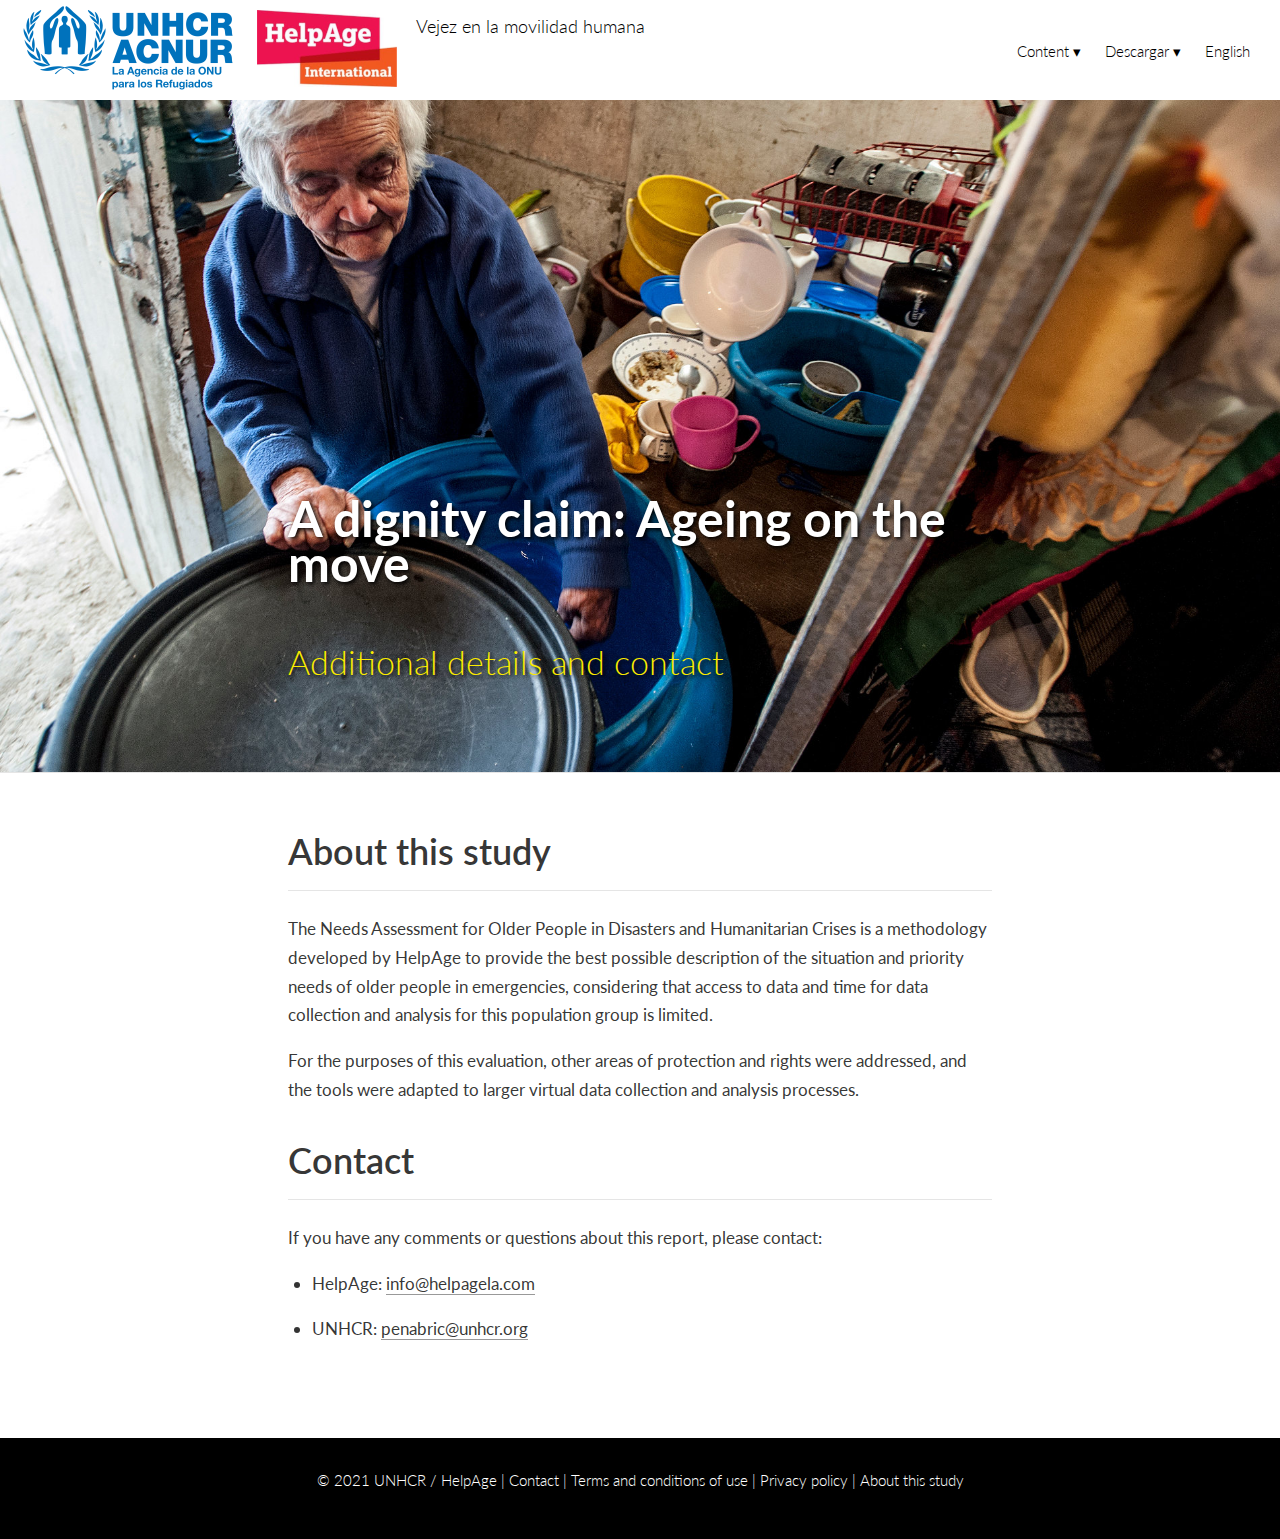
<file: docs/es/about.html>
<!DOCTYPE html>

<html xmlns="http://www.w3.org/1999/xhtml" lang="" xml:lang="">

<head>
  <meta charset="utf-8"/>
  <meta name="viewport" content="width=device-width, initial-scale=1"/>
  <meta http-equiv="X-UA-Compatible" content="IE=Edge,chrome=1"/>
  <meta name="generator" content="distill" />

  <style type="text/css">
  /* Hide doc at startup (prevent jankiness while JS renders/transforms) */
  body {
    visibility: hidden;
  }
  </style>

 <!--radix_placeholder_import_source-->
 <!--/radix_placeholder_import_source-->

<style type="text/css">code{white-space: pre;}</style>
<style type="text/css" data-origin="pandoc">
code.sourceCode > span { display: inline-block; line-height: 1.25; }
code.sourceCode > span { color: inherit; text-decoration: inherit; }
code.sourceCode > span:empty { height: 1.2em; }
.sourceCode { overflow: visible; }
code.sourceCode { white-space: pre; position: relative; }
div.sourceCode { margin: 1em 0; }
pre.sourceCode { margin: 0; }
@media screen {
div.sourceCode { overflow: auto; }
}
@media print {
code.sourceCode { white-space: pre-wrap; }
code.sourceCode > span { text-indent: -5em; padding-left: 5em; }
}
pre.numberSource code
  { counter-reset: source-line 0; }
pre.numberSource code > span
  { position: relative; left: -4em; counter-increment: source-line; }
pre.numberSource code > span > a:first-child::before
  { content: counter(source-line);
    position: relative; left: -1em; text-align: right; vertical-align: baseline;
    border: none; display: inline-block;
    -webkit-touch-callout: none; -webkit-user-select: none;
    -khtml-user-select: none; -moz-user-select: none;
    -ms-user-select: none; user-select: none;
    padding: 0 4px; width: 4em;
    color: #aaaaaa;
  }
pre.numberSource { margin-left: 3em; border-left: 1px solid #aaaaaa;  padding-left: 4px; }
div.sourceCode
  {   }
@media screen {
code.sourceCode > span > a:first-child::before { text-decoration: underline; }
}
code span.al { color: #ad0000; } /* Alert */
code span.an { color: #5e5e5e; } /* Annotation */
code span.at { color: #20794d; } /* Attribute */
code span.bn { color: #ad0000; } /* BaseN */
code span.bu { } /* BuiltIn */
code span.cf { color: #007ba5; } /* ControlFlow */
code span.ch { color: #20794d; } /* Char */
code span.cn { color: #8f5902; } /* Constant */
code span.co { color: #5e5e5e; } /* Comment */
code span.cv { color: #5e5e5e; font-style: italic; } /* CommentVar */
code span.do { color: #5e5e5e; font-style: italic; } /* Documentation */
code span.dt { color: #ad0000; } /* DataType */
code span.dv { color: #ad0000; } /* DecVal */
code span.er { color: #ad0000; } /* Error */
code span.ex { } /* Extension */
code span.fl { color: #ad0000; } /* Float */
code span.fu { color: #4758ab; } /* Function */
code span.im { } /* Import */
code span.in { color: #5e5e5e; } /* Information */
code span.kw { color: #007ba5; } /* Keyword */
code span.op { color: #5e5e5e; } /* Operator */
code span.ot { color: #007ba5; } /* Other */
code span.pp { color: #ad0000; } /* Preprocessor */
code span.sc { color: #20794d; } /* SpecialChar */
code span.ss { color: #20794d; } /* SpecialString */
code span.st { color: #20794d; } /* String */
code span.va { color: #111111; } /* Variable */
code span.vs { color: #20794d; } /* VerbatimString */
code span.wa { color: #5e5e5e; font-style: italic; } /* Warning */
</style>

  <!--radix_placeholder_meta_tags-->
  <title>Vejez en la movilidad humana: A dignity claim: Ageing on the move</title>
  
  <meta property="description" itemprop="description" content="Additional details and contact"/>
  
  
  
  <!--  https://developers.facebook.com/docs/sharing/webmasters#markup -->
  <meta property="og:title" content="Vejez en la movilidad humana: A dignity claim: Ageing on the move"/>
  <meta property="og:type" content="article"/>
  <meta property="og:description" content="Additional details and contact"/>
  <meta property="og:locale" content="en_US"/>
  <meta property="og:site_name" content="Vejez en la movilidad humana"/>
  
  <!--  https://dev.twitter.com/cards/types/summary -->
  <meta property="twitter:card" content="summary"/>
  <meta property="twitter:title" content="Vejez en la movilidad humana: A dignity claim: Ageing on the move"/>
  <meta property="twitter:description" content="Additional details and contact"/>
  
  <!--/radix_placeholder_meta_tags-->
  <!--radix_placeholder_rmarkdown_metadata-->
  
  <script type="text/json" id="radix-rmarkdown-metadata">
  {"type":"list","attributes":{"names":{"type":"character","attributes":{},"value":["title","description","output"]}},"value":[{"type":"character","attributes":{},"value":["A dignity claim: Ageing on the move"]},{"type":"character","attributes":{},"value":["Additional details and contact\n"]},{"type":"list","attributes":{"names":{"type":"character","attributes":{},"value":["distill::distill_article"]}},"value":[{"type":"list","attributes":{"names":{"type":"character","attributes":{},"value":["theme","toc","toc_float"]}},"value":[{"type":"character","attributes":{},"value":["theme.css"]},{"type":"logical","attributes":{},"value":[false]},{"type":"logical","attributes":{},"value":[false]}]}]}]}
  </script>
  <!--/radix_placeholder_rmarkdown_metadata-->
  <!--radix_placeholder_navigation_in_header-->
  <meta name="distill:offset" content=""/>
  
  <script type="application/javascript">
  
    window.headroom_prevent_pin = false;
  
    window.document.addEventListener("DOMContentLoaded", function (event) {
  
      // initialize headroom for banner
      var header = $('header').get(0);
      var headerHeight = header.offsetHeight;
      var headroom = new Headroom(header, {
        tolerance: 5,
        onPin : function() {
          if (window.headroom_prevent_pin) {
            window.headroom_prevent_pin = false;
            headroom.unpin();
          }
        }
      });
      headroom.init();
      if(window.location.hash)
        headroom.unpin();
      $(header).addClass('headroom--transition');
  
      // offset scroll location for banner on hash change
      // (see: https://github.com/WickyNilliams/headroom.js/issues/38)
      window.addEventListener("hashchange", function(event) {
        window.scrollTo(0, window.pageYOffset - (headerHeight + 25));
      });
  
      // responsive menu
      $('.distill-site-header').each(function(i, val) {
        var topnav = $(this);
        var toggle = topnav.find('.nav-toggle');
        toggle.on('click', function() {
          topnav.toggleClass('responsive');
        });
      });
  
      // nav dropdowns
      $('.nav-dropbtn').click(function(e) {
        $(this).next('.nav-dropdown-content').toggleClass('nav-dropdown-active');
        $(this).parent().siblings('.nav-dropdown')
           .children('.nav-dropdown-content').removeClass('nav-dropdown-active');
      });
      $("body").click(function(e){
        $('.nav-dropdown-content').removeClass('nav-dropdown-active');
      });
      $(".nav-dropdown").click(function(e){
        e.stopPropagation();
      });
    });
  </script>
  
  <style type="text/css">
  
  /* Theme (user-documented overrideables for nav appearance) */
  
  .distill-site-nav {
    color: rgba(255, 255, 255, 0.8);
    background-color: #0F2E3D;
    font-size: 15px;
    font-weight: 300;
  }
  
  .distill-site-nav a {
    color: inherit;
    text-decoration: none;
  }
  
  .distill-site-nav a:hover {
    color: white;
  }
  
  @media print {
    .distill-site-nav {
      display: none;
    }
  }
  
  .distill-site-header {
  
  }
  
  .distill-site-footer {
  
  }
  
  
  /* Site Header */
  
  .distill-site-header {
    width: 100%;
    box-sizing: border-box;
    z-index: 3;
  }
  
  .distill-site-header .nav-left {
    display: inline-block;
    margin-left: 8px;
  }
  
  @media screen and (max-width: 768px) {
    .distill-site-header .nav-left {
      margin-left: 0;
    }
  }
  
  
  .distill-site-header .nav-right {
    float: right;
    margin-right: 8px;
  }
  
  .distill-site-header a,
  .distill-site-header .title {
    display: inline-block;
    text-align: center;
    padding: 14px 10px 14px 10px;
  }
  
  .distill-site-header .title {
    font-size: 18px;
    min-width: 150px;
  }
  
  .distill-site-header .logo {
    padding: 0;
  }
  
  .distill-site-header .logo img {
    display: none;
    max-height: 20px;
    width: auto;
    margin-bottom: -4px;
  }
  
  .distill-site-header .nav-image img {
    max-height: 18px;
    width: auto;
    display: inline-block;
    margin-bottom: -3px;
  }
  
  
  
  @media screen and (min-width: 1000px) {
    .distill-site-header .logo img {
      display: inline-block;
    }
    .distill-site-header .nav-left {
      margin-left: 20px;
    }
    .distill-site-header .nav-right {
      margin-right: 20px;
    }
    .distill-site-header .title {
      padding-left: 12px;
    }
  }
  
  
  .distill-site-header .nav-toggle {
    display: none;
  }
  
  .nav-dropdown {
    display: inline-block;
    position: relative;
  }
  
  .nav-dropdown .nav-dropbtn {
    border: none;
    outline: none;
    color: rgba(255, 255, 255, 0.8);
    padding: 16px 10px;
    background-color: transparent;
    font-family: inherit;
    font-size: inherit;
    font-weight: inherit;
    margin: 0;
    margin-top: 1px;
    z-index: 2;
  }
  
  .nav-dropdown-content {
    display: none;
    position: absolute;
    background-color: white;
    min-width: 200px;
    border: 1px solid rgba(0,0,0,0.15);
    border-radius: 4px;
    box-shadow: 0px 8px 16px 0px rgba(0,0,0,0.1);
    z-index: 1;
    margin-top: 2px;
    white-space: nowrap;
    padding-top: 4px;
    padding-bottom: 4px;
  }
  
  .nav-dropdown-content hr {
    margin-top: 4px;
    margin-bottom: 4px;
    border: none;
    border-bottom: 1px solid rgba(0, 0, 0, 0.1);
  }
  
  .nav-dropdown-active {
    display: block;
  }
  
  .nav-dropdown-content a, .nav-dropdown-content .nav-dropdown-header {
    color: black;
    padding: 6px 24px;
    text-decoration: none;
    display: block;
    text-align: left;
  }
  
  .nav-dropdown-content .nav-dropdown-header {
    display: block;
    padding: 5px 24px;
    padding-bottom: 0;
    text-transform: uppercase;
    font-size: 14px;
    color: #999999;
    white-space: nowrap;
  }
  
  .nav-dropdown:hover .nav-dropbtn {
    color: white;
  }
  
  .nav-dropdown-content a:hover {
    background-color: #ddd;
    color: black;
  }
  
  .nav-right .nav-dropdown-content {
    margin-left: -45%;
    right: 0;
  }
  
  @media screen and (max-width: 768px) {
    .distill-site-header a, .distill-site-header .nav-dropdown  {display: none;}
    .distill-site-header a.nav-toggle {
      float: right;
      display: block;
    }
    .distill-site-header .title {
      margin-left: 0;
    }
    .distill-site-header .nav-right {
      margin-right: 0;
    }
    .distill-site-header {
      overflow: hidden;
    }
    .nav-right .nav-dropdown-content {
      margin-left: 0;
    }
  }
  
  
  @media screen and (max-width: 768px) {
    .distill-site-header.responsive {position: relative; min-height: 500px; }
    .distill-site-header.responsive a.nav-toggle {
      position: absolute;
      right: 0;
      top: 0;
    }
    .distill-site-header.responsive a,
    .distill-site-header.responsive .nav-dropdown {
      display: block;
      text-align: left;
    }
    .distill-site-header.responsive .nav-left,
    .distill-site-header.responsive .nav-right {
      width: 100%;
    }
    .distill-site-header.responsive .nav-dropdown {float: none;}
    .distill-site-header.responsive .nav-dropdown-content {position: relative;}
    .distill-site-header.responsive .nav-dropdown .nav-dropbtn {
      display: block;
      width: 100%;
      text-align: left;
    }
  }
  
  /* Site Footer */
  
  .distill-site-footer {
    width: 100%;
    overflow: hidden;
    box-sizing: border-box;
    z-index: 3;
    margin-top: 30px;
    padding-top: 30px;
    padding-bottom: 30px;
    text-align: center;
  }
  
  /* Headroom */
  
  d-title {
    padding-top: 6rem;
  }
  
  @media print {
    d-title {
      padding-top: 4rem;
    }
  }
  
  .headroom {
    z-index: 1000;
    position: fixed;
    top: 0;
    left: 0;
    right: 0;
  }
  
  .headroom--transition {
    transition: all .4s ease-in-out;
  }
  
  .headroom--unpinned {
    top: -100px;
  }
  
  .headroom--pinned {
    top: 0;
  }
  
  /* adjust viewport for navbar height */
  /* helps vertically center bootstrap (non-distill) content */
  .min-vh-100 {
    min-height: calc(100vh - 100px) !important;
  }
  
  </style>
  
  <script src="site_libs/jquery-1.11.3/jquery.min.js"></script>
  <link href="site_libs/font-awesome-5.1.0/css/all.css" rel="stylesheet"/>
  <link href="site_libs/font-awesome-5.1.0/css/v4-shims.css" rel="stylesheet"/>
  <script src="site_libs/headroom-0.9.4/headroom.min.js"></script>
  <script src="site_libs/autocomplete-0.37.1/autocomplete.min.js"></script>
  <script src="site_libs/fuse-6.4.1/fuse.min.js"></script>
  
  <script type="application/javascript">
  
  function getMeta(metaName) {
    var metas = document.getElementsByTagName('meta');
    for (let i = 0; i < metas.length; i++) {
      if (metas[i].getAttribute('name') === metaName) {
        return metas[i].getAttribute('content');
      }
    }
    return '';
  }
  
  function offsetURL(url) {
    var offset = getMeta('distill:offset');
    return offset ? offset + '/' + url : url;
  }
  
  function createFuseIndex() {
  
    // create fuse index
    var options = {
      keys: [
        { name: 'title', weight: 20 },
        { name: 'categories', weight: 15 },
        { name: 'description', weight: 10 },
        { name: 'contents', weight: 5 },
      ],
      ignoreLocation: true,
      threshold: 0
    };
    var fuse = new window.Fuse([], options);
  
    // fetch the main search.json
    return fetch(offsetURL('search.json'))
      .then(function(response) {
        if (response.status == 200) {
          return response.json().then(function(json) {
            // index main articles
            json.articles.forEach(function(article) {
              fuse.add(article);
            });
            // download collections and index their articles
            return Promise.all(json.collections.map(function(collection) {
              return fetch(offsetURL(collection)).then(function(response) {
                if (response.status === 200) {
                  return response.json().then(function(articles) {
                    articles.forEach(function(article) {
                      fuse.add(article);
                    });
                  })
                } else {
                  return Promise.reject(
                    new Error('Unexpected status from search index request: ' +
                              response.status)
                  );
                }
              });
            })).then(function() {
              return fuse;
            });
          });
  
        } else {
          return Promise.reject(
            new Error('Unexpected status from search index request: ' +
                        response.status)
          );
        }
      });
  }
  
  window.document.addEventListener("DOMContentLoaded", function (event) {
  
    // get search element (bail if we don't have one)
    var searchEl = window.document.getElementById('distill-search');
    if (!searchEl)
      return;
  
    createFuseIndex()
      .then(function(fuse) {
  
        // make search box visible
        searchEl.classList.remove('hidden');
  
        // initialize autocomplete
        var options = {
          autoselect: true,
          hint: false,
          minLength: 2,
        };
        window.autocomplete(searchEl, options, [{
          source: function(query, callback) {
            const searchOptions = {
              isCaseSensitive: false,
              shouldSort: true,
              minMatchCharLength: 2,
              limit: 10,
            };
            var results = fuse.search(query, searchOptions);
            callback(results
              .map(function(result) { return result.item; })
            );
          },
          templates: {
            suggestion: function(suggestion) {
              var img = suggestion.preview && Object.keys(suggestion.preview).length > 0
                ? `<img src="${offsetURL(suggestion.preview)}"</img>`
                : '';
              var html = `
                <div class="search-item">
                  <h3>${suggestion.title}</h3>
                  <div class="search-item-description">
                    ${suggestion.description || ''}
                  </div>
                  <div class="search-item-preview">
                    ${img}
                  </div>
                </div>
              `;
              return html;
            }
          }
        }]).on('autocomplete:selected', function(event, suggestion) {
          window.location.href = offsetURL(suggestion.path);
        });
        // remove inline display style on autocompleter (we want to
        // manage responsive display via css)
        $('.algolia-autocomplete').css("display", "");
      })
      .catch(function(error) {
        console.log(error);
      });
  
  });
  
  </script>
  
  <style type="text/css">
  
  .nav-search {
    font-size: x-small;
  }
  
  /* Algolioa Autocomplete */
  
  .algolia-autocomplete {
    display: inline-block;
    margin-left: 10px;
    vertical-align: sub;
    background-color: white;
    color: black;
    padding: 6px;
    padding-top: 8px;
    padding-bottom: 0;
    border-radius: 6px;
    border: 1px #0F2E3D solid;
    width: 180px;
  }
  
  
  @media screen and (max-width: 768px) {
    .distill-site-nav .algolia-autocomplete {
      display: none;
      visibility: hidden;
    }
    .distill-site-nav.responsive .algolia-autocomplete {
      display: inline-block;
      visibility: visible;
    }
    .distill-site-nav.responsive .algolia-autocomplete .aa-dropdown-menu {
      margin-left: 0;
      width: 400px;
      max-height: 400px;
    }
  }
  
  .algolia-autocomplete .aa-input, .algolia-autocomplete .aa-hint {
    width: 90%;
    outline: none;
    border: none;
  }
  
  .algolia-autocomplete .aa-hint {
    color: #999;
  }
  .algolia-autocomplete .aa-dropdown-menu {
    width: 550px;
    max-height: 70vh;
    overflow-x: visible;
    overflow-y: scroll;
    padding: 5px;
    margin-top: 3px;
    margin-left: -150px;
    background-color: #fff;
    border-radius: 5px;
    border: 1px solid #999;
    border-top: none;
  }
  
  .algolia-autocomplete .aa-dropdown-menu .aa-suggestion {
    cursor: pointer;
    padding: 5px 4px;
    border-bottom: 1px solid #eee;
  }
  
  .algolia-autocomplete .aa-dropdown-menu .aa-suggestion:last-of-type {
    border-bottom: none;
    margin-bottom: 2px;
  }
  
  .algolia-autocomplete .aa-dropdown-menu .aa-suggestion .search-item {
    overflow: hidden;
    font-size: 0.8em;
    line-height: 1.4em;
  }
  
  .algolia-autocomplete .aa-dropdown-menu .aa-suggestion .search-item h3 {
    font-size: 1rem;
    margin-block-start: 0;
    margin-block-end: 5px;
  }
  
  .algolia-autocomplete .aa-dropdown-menu .aa-suggestion .search-item-description {
    display: inline-block;
    overflow: hidden;
    height: 2.8em;
    width: 80%;
    margin-right: 4%;
  }
  
  .algolia-autocomplete .aa-dropdown-menu .aa-suggestion .search-item-preview {
    display: inline-block;
    width: 15%;
  }
  
  .algolia-autocomplete .aa-dropdown-menu .aa-suggestion .search-item-preview img {
    height: 3em;
    width: auto;
    display: none;
  }
  
  .algolia-autocomplete .aa-dropdown-menu .aa-suggestion .search-item-preview img[src] {
    display: initial;
  }
  
  .algolia-autocomplete .aa-dropdown-menu .aa-suggestion.aa-cursor {
    background-color: #eee;
  }
  .algolia-autocomplete .aa-dropdown-menu .aa-suggestion em {
    font-weight: bold;
    font-style: normal;
  }
  
  </style>
  
  
  <!--/radix_placeholder_navigation_in_header-->
  <!--radix_placeholder_distill-->
  
  <style type="text/css">
  
  body {
    background-color: white;
  }
  
  .pandoc-table {
    width: 100%;
  }
  
  .pandoc-table>caption {
    margin-bottom: 10px;
  }
  
  .pandoc-table th:not([align]) {
    text-align: left;
  }
  
  .pagedtable-footer {
    font-size: 15px;
  }
  
  d-byline .byline {
    grid-template-columns: 2fr 2fr;
  }
  
  d-byline .byline h3 {
    margin-block-start: 1.5em;
  }
  
  d-byline .byline .authors-affiliations h3 {
    margin-block-start: 0.5em;
  }
  
  .authors-affiliations .orcid-id {
    width: 16px;
    height:16px;
    margin-left: 4px;
    margin-right: 4px;
    vertical-align: middle;
    padding-bottom: 2px;
  }
  
  d-title .dt-tags {
    margin-top: 1em;
    grid-column: text;
  }
  
  .dt-tags .dt-tag {
    text-decoration: none;
    display: inline-block;
    color: rgba(0,0,0,0.6);
    padding: 0em 0.4em;
    margin-right: 0.5em;
    margin-bottom: 0.4em;
    font-size: 70%;
    border: 1px solid rgba(0,0,0,0.2);
    border-radius: 3px;
    text-transform: uppercase;
    font-weight: 500;
  }
  
  d-article table.gt_table td,
  d-article table.gt_table th {
    border-bottom: none;
  }
  
  .html-widget {
    margin-bottom: 2.0em;
  }
  
  .l-screen-inset {
    padding-right: 16px;
  }
  
  .l-screen .caption {
    margin-left: 10px;
  }
  
  .shaded {
    background: rgb(247, 247, 247);
    padding-top: 20px;
    padding-bottom: 20px;
    border-top: 1px solid rgba(0, 0, 0, 0.1);
    border-bottom: 1px solid rgba(0, 0, 0, 0.1);
  }
  
  .shaded .html-widget {
    margin-bottom: 0;
    border: 1px solid rgba(0, 0, 0, 0.1);
  }
  
  .shaded .shaded-content {
    background: white;
  }
  
  .text-output {
    margin-top: 0;
    line-height: 1.5em;
  }
  
  .hidden {
    display: none !important;
  }
  
  d-article {
    padding-top: 2.5rem;
    padding-bottom: 30px;
  }
  
  d-appendix {
    padding-top: 30px;
  }
  
  d-article>p>img {
    width: 100%;
  }
  
  d-article h2 {
    margin: 1rem 0 1.5rem 0;
  }
  
  d-article h3 {
    margin-top: 1.5rem;
  }
  
  d-article iframe {
    border: 1px solid rgba(0, 0, 0, 0.1);
    margin-bottom: 2.0em;
    width: 100%;
  }
  
  /* Tweak code blocks */
  
  d-article div.sourceCode code,
  d-article pre code {
    font-family: Consolas, Monaco, 'Andale Mono', 'Ubuntu Mono', monospace;
  }
  
  d-article pre,
  d-article div.sourceCode,
  d-article div.sourceCode pre {
    overflow: auto;
  }
  
  d-article div.sourceCode {
    background-color: white;
  }
  
  d-article div.sourceCode pre {
    padding-left: 10px;
    font-size: 12px;
    border-left: 2px solid rgba(0,0,0,0.1);
  }
  
  d-article pre {
    font-size: 12px;
    color: black;
    background: none;
    margin-top: 0;
    text-align: left;
    white-space: pre;
    word-spacing: normal;
    word-break: normal;
    word-wrap: normal;
    line-height: 1.5;
  
    -moz-tab-size: 4;
    -o-tab-size: 4;
    tab-size: 4;
  
    -webkit-hyphens: none;
    -moz-hyphens: none;
    -ms-hyphens: none;
    hyphens: none;
  }
  
  d-article pre a {
    border-bottom: none;
  }
  
  d-article pre a:hover {
    border-bottom: none;
    text-decoration: underline;
  }
  
  d-article details {
    grid-column: text;
    margin-bottom: 0.8em;
  }
  
  @media(min-width: 768px) {
  
  d-article pre,
  d-article div.sourceCode,
  d-article div.sourceCode pre {
    overflow: visible !important;
  }
  
  d-article div.sourceCode pre {
    padding-left: 18px;
    font-size: 14px;
  }
  
  d-article pre {
    font-size: 14px;
  }
  
  }
  
  figure img.external {
    background: white;
    border: 1px solid rgba(0, 0, 0, 0.1);
    box-shadow: 0 1px 8px rgba(0, 0, 0, 0.1);
    padding: 18px;
    box-sizing: border-box;
  }
  
  /* CSS for d-contents */
  
  .d-contents {
    grid-column: text;
    color: rgba(0,0,0,0.8);
    font-size: 0.9em;
    padding-bottom: 1em;
    margin-bottom: 1em;
    padding-bottom: 0.5em;
    margin-bottom: 1em;
    padding-left: 0.25em;
    justify-self: start;
  }
  
  @media(min-width: 1000px) {
    .d-contents.d-contents-float {
      height: 0;
      grid-column-start: 1;
      grid-column-end: 4;
      justify-self: center;
      padding-right: 3em;
      padding-left: 2em;
    }
  }
  
  .d-contents nav h3 {
    font-size: 18px;
    margin-top: 0;
    margin-bottom: 1em;
  }
  
  .d-contents li {
    list-style-type: none
  }
  
  .d-contents nav > ul {
    padding-left: 0;
  }
  
  .d-contents ul {
    padding-left: 1em
  }
  
  .d-contents nav ul li {
    margin-top: 0.6em;
    margin-bottom: 0.2em;
  }
  
  .d-contents nav a {
    font-size: 13px;
    border-bottom: none;
    text-decoration: none
    color: rgba(0, 0, 0, 0.8);
  }
  
  .d-contents nav a:hover {
    text-decoration: underline solid rgba(0, 0, 0, 0.6)
  }
  
  .d-contents nav > ul > li > a {
    font-weight: 600;
  }
  
  .d-contents nav > ul > li > ul {
    font-weight: inherit;
  }
  
  .d-contents nav > ul > li > ul > li {
    margin-top: 0.2em;
  }
  
  
  .d-contents nav ul {
    margin-top: 0;
    margin-bottom: 0.25em;
  }
  
  .d-article-with-toc h2:nth-child(2) {
    margin-top: 0;
  }
  
  
  /* Figure */
  
  .figure {
    position: relative;
    margin-bottom: 2.5em;
    margin-top: 1.5em;
  }
  
  .figure img {
    width: 100%;
  }
  
  .figure .caption {
    color: rgba(0, 0, 0, 0.6);
    font-size: 12px;
    line-height: 1.5em;
  }
  
  .figure img.external {
    background: white;
    border: 1px solid rgba(0, 0, 0, 0.1);
    box-shadow: 0 1px 8px rgba(0, 0, 0, 0.1);
    padding: 18px;
    box-sizing: border-box;
  }
  
  .figure .caption a {
    color: rgba(0, 0, 0, 0.6);
  }
  
  .figure .caption b,
  .figure .caption strong, {
    font-weight: 600;
    color: rgba(0, 0, 0, 1.0);
  }
  
  /* Citations */
  
  d-article .citation {
    color: inherit;
    cursor: inherit;
  }
  
  div.hanging-indent{
    margin-left: 1em; text-indent: -1em;
  }
  
  /* Citation hover box */
  
  .tippy-box[data-theme~=light-border] {
    background-color: rgba(250, 250, 250, 0.95);
  }
  
  .tippy-content > p {
    margin-bottom: 0;
    padding: 2px;
  }
  
  
  /* Tweak 1000px media break to show more text */
  
  @media(min-width: 1000px) {
    .base-grid,
    distill-header,
    d-title,
    d-abstract,
    d-article,
    d-appendix,
    distill-appendix,
    d-byline,
    d-footnote-list,
    d-citation-list,
    distill-footer {
      grid-template-columns: [screen-start] 1fr [page-start kicker-start] 80px [middle-start] 50px [text-start kicker-end] 65px 65px 65px 65px 65px 65px 65px 65px [text-end gutter-start] 65px [middle-end] 65px [page-end gutter-end] 1fr [screen-end];
      grid-column-gap: 16px;
    }
  
    .grid {
      grid-column-gap: 16px;
    }
  
    d-article {
      font-size: 1.06rem;
      line-height: 1.7em;
    }
    figure .caption, .figure .caption, figure figcaption {
      font-size: 13px;
    }
  }
  
  @media(min-width: 1180px) {
    .base-grid,
    distill-header,
    d-title,
    d-abstract,
    d-article,
    d-appendix,
    distill-appendix,
    d-byline,
    d-footnote-list,
    d-citation-list,
    distill-footer {
      grid-template-columns: [screen-start] 1fr [page-start kicker-start] 60px [middle-start] 60px [text-start kicker-end] 60px 60px 60px 60px 60px 60px 60px 60px [text-end gutter-start] 60px [middle-end] 60px [page-end gutter-end] 1fr [screen-end];
      grid-column-gap: 32px;
    }
  
    .grid {
      grid-column-gap: 32px;
    }
  }
  
  
  /* Get the citation styles for the appendix (not auto-injected on render since
     we do our own rendering of the citation appendix) */
  
  d-appendix .citation-appendix,
  .d-appendix .citation-appendix {
    font-size: 11px;
    line-height: 15px;
    border-left: 1px solid rgba(0, 0, 0, 0.1);
    padding-left: 18px;
    border: 1px solid rgba(0,0,0,0.1);
    background: rgba(0, 0, 0, 0.02);
    padding: 10px 18px;
    border-radius: 3px;
    color: rgba(150, 150, 150, 1);
    overflow: hidden;
    margin-top: -12px;
    white-space: pre-wrap;
    word-wrap: break-word;
  }
  
  /* Include appendix styles here so they can be overridden */
  
  d-appendix {
    contain: layout style;
    font-size: 0.8em;
    line-height: 1.7em;
    margin-top: 60px;
    margin-bottom: 0;
    border-top: 1px solid rgba(0, 0, 0, 0.1);
    color: rgba(0,0,0,0.5);
    padding-top: 60px;
    padding-bottom: 48px;
  }
  
  d-appendix h3 {
    grid-column: page-start / text-start;
    font-size: 15px;
    font-weight: 500;
    margin-top: 1em;
    margin-bottom: 0;
    color: rgba(0,0,0,0.65);
  }
  
  d-appendix h3 + * {
    margin-top: 1em;
  }
  
  d-appendix ol {
    padding: 0 0 0 15px;
  }
  
  @media (min-width: 768px) {
    d-appendix ol {
      padding: 0 0 0 30px;
      margin-left: -30px;
    }
  }
  
  d-appendix li {
    margin-bottom: 1em;
  }
  
  d-appendix a {
    color: rgba(0, 0, 0, 0.6);
  }
  
  d-appendix > * {
    grid-column: text;
  }
  
  d-appendix > d-footnote-list,
  d-appendix > d-citation-list,
  d-appendix > distill-appendix {
    grid-column: screen;
  }
  
  /* Include footnote styles here so they can be overridden */
  
  d-footnote-list {
    contain: layout style;
  }
  
  d-footnote-list > * {
    grid-column: text;
  }
  
  d-footnote-list a.footnote-backlink {
    color: rgba(0,0,0,0.3);
    padding-left: 0.5em;
  }
  
  
  
  /* Anchor.js */
  
  .anchorjs-link {
    /*transition: all .25s linear; */
    text-decoration: none;
    border-bottom: none;
  }
  *:hover > .anchorjs-link {
    margin-left: -1.125em !important;
    text-decoration: none;
    border-bottom: none;
  }
  
  /* Social footer */
  
  .social_footer {
    margin-top: 30px;
    margin-bottom: 0;
    color: rgba(0,0,0,0.67);
  }
  
  .disqus-comments {
    margin-right: 30px;
  }
  
  .disqus-comment-count {
    border-bottom: 1px solid rgba(0, 0, 0, 0.4);
    cursor: pointer;
  }
  
  #disqus_thread {
    margin-top: 30px;
  }
  
  .article-sharing a {
    border-bottom: none;
    margin-right: 8px;
  }
  
  .article-sharing a:hover {
    border-bottom: none;
  }
  
  .sidebar-section.subscribe {
    font-size: 12px;
    line-height: 1.6em;
  }
  
  .subscribe p {
    margin-bottom: 0.5em;
  }
  
  
  .article-footer .subscribe {
    font-size: 15px;
    margin-top: 45px;
  }
  
  
  .sidebar-section.custom {
    font-size: 12px;
    line-height: 1.6em;
  }
  
  .custom p {
    margin-bottom: 0.5em;
  }
  
  /* Styles for listing layout (hide title) */
  .layout-listing d-title, .layout-listing .d-title {
    display: none;
  }
  
  /* Styles for posts lists (not auto-injected) */
  
  
  .posts-with-sidebar {
    padding-left: 45px;
    padding-right: 45px;
  }
  
  .posts-list .description h2,
  .posts-list .description p {
    font-family: -apple-system, BlinkMacSystemFont, "Segoe UI", Roboto, Oxygen, Ubuntu, Cantarell, "Fira Sans", "Droid Sans", "Helvetica Neue", Arial, sans-serif;
  }
  
  .posts-list .description h2 {
    font-weight: 700;
    border-bottom: none;
    padding-bottom: 0;
  }
  
  .posts-list h2.post-tag {
    border-bottom: 1px solid rgba(0, 0, 0, 0.2);
    padding-bottom: 12px;
  }
  .posts-list {
    margin-top: 60px;
    margin-bottom: 24px;
  }
  
  .posts-list .post-preview {
    text-decoration: none;
    overflow: hidden;
    display: block;
    border-bottom: 1px solid rgba(0, 0, 0, 0.1);
    padding: 24px 0;
  }
  
  .post-preview-last {
    border-bottom: none !important;
  }
  
  .posts-list .posts-list-caption {
    grid-column: screen;
    font-weight: 400;
  }
  
  .posts-list .post-preview h2 {
    margin: 0 0 6px 0;
    line-height: 1.2em;
    font-style: normal;
    font-size: 24px;
  }
  
  .posts-list .post-preview p {
    margin: 0 0 12px 0;
    line-height: 1.4em;
    font-size: 16px;
  }
  
  .posts-list .post-preview .thumbnail {
    box-sizing: border-box;
    margin-bottom: 24px;
    position: relative;
    max-width: 500px;
  }
  .posts-list .post-preview img {
    width: 100%;
    display: block;
  }
  
  .posts-list .metadata {
    font-size: 12px;
    line-height: 1.4em;
    margin-bottom: 18px;
  }
  
  .posts-list .metadata > * {
    display: inline-block;
  }
  
  .posts-list .metadata .publishedDate {
    margin-right: 2em;
  }
  
  .posts-list .metadata .dt-authors {
    display: block;
    margin-top: 0.3em;
    margin-right: 2em;
  }
  
  .posts-list .dt-tags {
    display: block;
    line-height: 1em;
  }
  
  .posts-list .dt-tags .dt-tag {
    display: inline-block;
    color: rgba(0,0,0,0.6);
    padding: 0.3em 0.4em;
    margin-right: 0.2em;
    margin-bottom: 0.4em;
    font-size: 60%;
    border: 1px solid rgba(0,0,0,0.2);
    border-radius: 3px;
    text-transform: uppercase;
    font-weight: 500;
  }
  
  .posts-list img {
    opacity: 1;
  }
  
  .posts-list img[data-src] {
    opacity: 0;
  }
  
  .posts-more {
    clear: both;
  }
  
  
  .posts-sidebar {
    font-size: 16px;
  }
  
  .posts-sidebar h3 {
    font-size: 16px;
    margin-top: 0;
    margin-bottom: 0.5em;
    font-weight: 400;
    text-transform: uppercase;
  }
  
  .sidebar-section {
    margin-bottom: 30px;
  }
  
  .categories ul {
    list-style-type: none;
    margin: 0;
    padding: 0;
  }
  
  .categories li {
    color: rgba(0, 0, 0, 0.8);
    margin-bottom: 0;
  }
  
  .categories li>a {
    border-bottom: none;
  }
  
  .categories li>a:hover {
    border-bottom: 1px solid rgba(0, 0, 0, 0.4);
  }
  
  .categories .active {
    font-weight: 600;
  }
  
  .categories .category-count {
    color: rgba(0, 0, 0, 0.4);
  }
  
  
  @media(min-width: 768px) {
    .posts-list .post-preview h2 {
      font-size: 26px;
    }
    .posts-list .post-preview .thumbnail {
      float: right;
      width: 30%;
      margin-bottom: 0;
    }
    .posts-list .post-preview .description {
      float: left;
      width: 45%;
    }
    .posts-list .post-preview .metadata {
      float: left;
      width: 20%;
      margin-top: 8px;
    }
    .posts-list .post-preview p {
      margin: 0 0 12px 0;
      line-height: 1.5em;
      font-size: 16px;
    }
    .posts-with-sidebar .posts-list {
      float: left;
      width: 75%;
    }
    .posts-with-sidebar .posts-sidebar {
      float: right;
      width: 20%;
      margin-top: 60px;
      padding-top: 24px;
      padding-bottom: 24px;
    }
  }
  
  
  /* Improve display for browsers without grid (IE/Edge <= 15) */
  
  .downlevel {
    line-height: 1.6em;
    font-family: -apple-system, BlinkMacSystemFont, "Segoe UI", Roboto, Oxygen, Ubuntu, Cantarell, "Fira Sans", "Droid Sans", "Helvetica Neue", Arial, sans-serif;
    margin: 0;
  }
  
  .downlevel .d-title {
    padding-top: 6rem;
    padding-bottom: 1.5rem;
  }
  
  .downlevel .d-title h1 {
    font-size: 50px;
    font-weight: 700;
    line-height: 1.1em;
    margin: 0 0 0.5rem;
  }
  
  .downlevel .d-title p {
    font-weight: 300;
    font-size: 1.2rem;
    line-height: 1.55em;
    margin-top: 0;
  }
  
  .downlevel .d-byline {
    padding-top: 0.8em;
    padding-bottom: 0.8em;
    font-size: 0.8rem;
    line-height: 1.8em;
  }
  
  .downlevel .section-separator {
    border: none;
    border-top: 1px solid rgba(0, 0, 0, 0.1);
  }
  
  .downlevel .d-article {
    font-size: 1.06rem;
    line-height: 1.7em;
    padding-top: 1rem;
    padding-bottom: 2rem;
  }
  
  
  .downlevel .d-appendix {
    padding-left: 0;
    padding-right: 0;
    max-width: none;
    font-size: 0.8em;
    line-height: 1.7em;
    margin-bottom: 0;
    color: rgba(0,0,0,0.5);
    padding-top: 40px;
    padding-bottom: 48px;
  }
  
  .downlevel .footnotes ol {
    padding-left: 13px;
  }
  
  .downlevel .base-grid,
  .downlevel .distill-header,
  .downlevel .d-title,
  .downlevel .d-abstract,
  .downlevel .d-article,
  .downlevel .d-appendix,
  .downlevel .distill-appendix,
  .downlevel .d-byline,
  .downlevel .d-footnote-list,
  .downlevel .d-citation-list,
  .downlevel .distill-footer,
  .downlevel .appendix-bottom,
  .downlevel .posts-container {
    padding-left: 40px;
    padding-right: 40px;
  }
  
  @media(min-width: 768px) {
    .downlevel .base-grid,
    .downlevel .distill-header,
    .downlevel .d-title,
    .downlevel .d-abstract,
    .downlevel .d-article,
    .downlevel .d-appendix,
    .downlevel .distill-appendix,
    .downlevel .d-byline,
    .downlevel .d-footnote-list,
    .downlevel .d-citation-list,
    .downlevel .distill-footer,
    .downlevel .appendix-bottom,
    .downlevel .posts-container {
    padding-left: 150px;
    padding-right: 150px;
    max-width: 900px;
  }
  }
  
  .downlevel pre code {
    display: block;
    border-left: 2px solid rgba(0, 0, 0, .1);
    padding: 0 0 0 20px;
    font-size: 14px;
  }
  
  .downlevel code, .downlevel pre {
    color: black;
    background: none;
    font-family: Consolas, Monaco, 'Andale Mono', 'Ubuntu Mono', monospace;
    text-align: left;
    white-space: pre;
    word-spacing: normal;
    word-break: normal;
    word-wrap: normal;
    line-height: 1.5;
  
    -moz-tab-size: 4;
    -o-tab-size: 4;
    tab-size: 4;
  
    -webkit-hyphens: none;
    -moz-hyphens: none;
    -ms-hyphens: none;
    hyphens: none;
  }
  
  .downlevel .posts-list .post-preview {
    color: inherit;
  }
  
  
  
  </style>
  
  <script type="application/javascript">
  
  function is_downlevel_browser() {
    if (bowser.isUnsupportedBrowser({ msie: "12", msedge: "16"},
                                   window.navigator.userAgent)) {
      return true;
    } else {
      return window.load_distill_framework === undefined;
    }
  }
  
  // show body when load is complete
  function on_load_complete() {
  
    // add anchors
    if (window.anchors) {
      window.anchors.options.placement = 'left';
      window.anchors.add('d-article > h2, d-article > h3, d-article > h4, d-article > h5');
    }
  
  
    // set body to visible
    document.body.style.visibility = 'visible';
  
    // force redraw for leaflet widgets
    if (window.HTMLWidgets) {
      var maps = window.HTMLWidgets.findAll(".leaflet");
      $.each(maps, function(i, el) {
        var map = this.getMap();
        map.invalidateSize();
        map.eachLayer(function(layer) {
          if (layer instanceof L.TileLayer)
            layer.redraw();
        });
      });
    }
  
    // trigger 'shown' so htmlwidgets resize
    $('d-article').trigger('shown');
  }
  
  function init_distill() {
  
    init_common();
  
    // create front matter
    var front_matter = $('<d-front-matter></d-front-matter>');
    $('#distill-front-matter').wrap(front_matter);
  
    // create d-title
    $('.d-title').changeElementType('d-title');
  
    // create d-byline
    var byline = $('<d-byline></d-byline>');
    $('.d-byline').replaceWith(byline);
  
    // create d-article
    var article = $('<d-article></d-article>');
    $('.d-article').wrap(article).children().unwrap();
  
    // move posts container into article
    $('.posts-container').appendTo($('d-article'));
  
    // create d-appendix
    $('.d-appendix').changeElementType('d-appendix');
  
    // flag indicating that we have appendix items
    var appendix = $('.appendix-bottom').children('h3').length > 0;
  
    // replace footnotes with <d-footnote>
    $('.footnote-ref').each(function(i, val) {
      appendix = true;
      var href = $(this).attr('href');
      var id = href.replace('#', '');
      var fn = $('#' + id);
      var fn_p = $('#' + id + '>p');
      fn_p.find('.footnote-back').remove();
      var text = fn_p.html();
      var dtfn = $('<d-footnote></d-footnote>');
      dtfn.html(text);
      $(this).replaceWith(dtfn);
    });
    // remove footnotes
    $('.footnotes').remove();
  
    // move refs into #references-listing
    $('#references-listing').replaceWith($('#refs'));
  
    $('h1.appendix, h2.appendix').each(function(i, val) {
      $(this).changeElementType('h3');
    });
    $('h3.appendix').each(function(i, val) {
      var id = $(this).attr('id');
      $('.d-contents a[href="#' + id + '"]').parent().remove();
      appendix = true;
      $(this).nextUntil($('h1, h2, h3')).addBack().appendTo($('d-appendix'));
    });
  
    // show d-appendix if we have appendix content
    $("d-appendix").css('display', appendix ? 'grid' : 'none');
  
    // localize layout chunks to just output
    $('.layout-chunk').each(function(i, val) {
  
      // capture layout
      var layout = $(this).attr('data-layout');
  
      // apply layout to markdown level block elements
      var elements = $(this).children().not('details, div.sourceCode, pre, script');
      elements.each(function(i, el) {
        var layout_div = $('<div class="' + layout + '"></div>');
        if (layout_div.hasClass('shaded')) {
          var shaded_content = $('<div class="shaded-content"></div>');
          $(this).wrap(shaded_content);
          $(this).parent().wrap(layout_div);
        } else {
          $(this).wrap(layout_div);
        }
      });
  
  
      // unwrap the layout-chunk div
      $(this).children().unwrap();
    });
  
    // remove code block used to force  highlighting css
    $('.distill-force-highlighting-css').parent().remove();
  
    // remove empty line numbers inserted by pandoc when using a
    // custom syntax highlighting theme
    $('code.sourceCode a:empty').remove();
  
    // load distill framework
    load_distill_framework();
  
    // wait for window.distillRunlevel == 4 to do post processing
    function distill_post_process() {
  
      if (!window.distillRunlevel || window.distillRunlevel < 4)
        return;
  
      // hide author/affiliations entirely if we have no authors
      var front_matter = JSON.parse($("#distill-front-matter").html());
      var have_authors = front_matter.authors && front_matter.authors.length > 0;
      if (!have_authors)
        $('d-byline').addClass('hidden');
  
      // article with toc class
      $('.d-contents').parent().addClass('d-article-with-toc');
  
      // strip links that point to #
      $('.authors-affiliations').find('a[href="#"]').removeAttr('href');
  
      // add orcid ids
      $('.authors-affiliations').find('.author').each(function(i, el) {
        var orcid_id = front_matter.authors[i].orcidID;
        if (orcid_id) {
          var a = $('<a></a>');
          a.attr('href', 'https://orcid.org/' + orcid_id);
          var img = $('<img></img>');
          img.addClass('orcid-id');
          img.attr('alt', 'ORCID ID');
          img.attr('src','[data-uri]');
          a.append(img);
          $(this).append(a);
        }
      });
  
      // hide elements of author/affiliations grid that have no value
      function hide_byline_column(caption) {
        $('d-byline').find('h3:contains("' + caption + '")').parent().css('visibility', 'hidden');
      }
  
      // affiliations
      var have_affiliations = false;
      for (var i = 0; i<front_matter.authors.length; ++i) {
        var author = front_matter.authors[i];
        if (author.affiliation !== "&nbsp;") {
          have_affiliations = true;
          break;
        }
      }
      if (!have_affiliations)
        $('d-byline').find('h3:contains("Affiliations")').css('visibility', 'hidden');
  
      // published date
      if (!front_matter.publishedDate)
        hide_byline_column("Published");
  
      // document object identifier
      var doi = $('d-byline').find('h3:contains("DOI")');
      var doi_p = doi.next().empty();
      if (!front_matter.doi) {
        // if we have a citation and valid citationText then link to that
        if ($('#citation').length > 0 && front_matter.citationText) {
          doi.html('Citation');
          $('<a href="#citation"></a>')
            .text(front_matter.citationText)
            .appendTo(doi_p);
        } else {
          hide_byline_column("DOI");
        }
      } else {
        $('<a></a>')
           .attr('href', "https://doi.org/" + front_matter.doi)
           .html(front_matter.doi)
           .appendTo(doi_p);
      }
  
       // change plural form of authors/affiliations
      if (front_matter.authors.length === 1) {
        var grid = $('.authors-affiliations');
        grid.children('h3:contains("Authors")').text('Author');
        grid.children('h3:contains("Affiliations")').text('Affiliation');
      }
  
      // remove d-appendix and d-footnote-list local styles
      $('d-appendix > style:first-child').remove();
      $('d-footnote-list > style:first-child').remove();
  
      // move appendix-bottom entries to the bottom
      $('.appendix-bottom').appendTo('d-appendix').children().unwrap();
      $('.appendix-bottom').remove();
  
      // hoverable references
      $('span.citation[data-cites]').each(function() {
        var refHtml = $('#ref-' + $(this).attr('data-cites')).html();
        window.tippy(this, {
          allowHTML: true,
          content: refHtml,
          maxWidth: 500,
          interactive: true,
          interactiveBorder: 10,
          theme: 'light-border',
          placement: 'bottom-start'
        });
      });
  
      // clear polling timer
      clearInterval(tid);
  
      // show body now that everything is ready
      on_load_complete();
    }
  
    var tid = setInterval(distill_post_process, 50);
    distill_post_process();
  
  }
  
  function init_downlevel() {
  
    init_common();
  
     // insert hr after d-title
    $('.d-title').after($('<hr class="section-separator"/>'));
  
    // check if we have authors
    var front_matter = JSON.parse($("#distill-front-matter").html());
    var have_authors = front_matter.authors && front_matter.authors.length > 0;
  
    // manage byline/border
    if (!have_authors)
      $('.d-byline').remove();
    $('.d-byline').after($('<hr class="section-separator"/>'));
    $('.d-byline a').remove();
  
    // remove toc
    $('.d-contents').remove();
  
    // move appendix elements
    $('h1.appendix, h2.appendix').each(function(i, val) {
      $(this).changeElementType('h3');
    });
    $('h3.appendix').each(function(i, val) {
      $(this).nextUntil($('h1, h2, h3')).addBack().appendTo($('.d-appendix'));
    });
  
  
    // inject headers into references and footnotes
    var refs_header = $('<h3></h3>');
    refs_header.text('References');
    $('#refs').prepend(refs_header);
  
    var footnotes_header = $('<h3></h3');
    footnotes_header.text('Footnotes');
    $('.footnotes').children('hr').first().replaceWith(footnotes_header);
  
    // move appendix-bottom entries to the bottom
    $('.appendix-bottom').appendTo('.d-appendix').children().unwrap();
    $('.appendix-bottom').remove();
  
    // remove appendix if it's empty
    if ($('.d-appendix').children().length === 0)
      $('.d-appendix').remove();
  
    // prepend separator above appendix
    $('.d-appendix').before($('<hr class="section-separator" style="clear: both"/>'));
  
    // trim code
    $('pre>code').each(function(i, val) {
      $(this).html($.trim($(this).html()));
    });
  
    // move posts-container right before article
    $('.posts-container').insertBefore($('.d-article'));
  
    $('body').addClass('downlevel');
  
    on_load_complete();
  }
  
  
  function init_common() {
  
    // jquery plugin to change element types
    (function($) {
      $.fn.changeElementType = function(newType) {
        var attrs = {};
  
        $.each(this[0].attributes, function(idx, attr) {
          attrs[attr.nodeName] = attr.nodeValue;
        });
  
        this.replaceWith(function() {
          return $("<" + newType + "/>", attrs).append($(this).contents());
        });
      };
    })(jQuery);
  
    // prevent underline for linked images
    $('a > img').parent().css({'border-bottom' : 'none'});
  
    // mark non-body figures created by knitr chunks as 100% width
    $('.layout-chunk').each(function(i, val) {
      var figures = $(this).find('img, .html-widget');
      if ($(this).attr('data-layout') !== "l-body") {
        figures.css('width', '100%');
      } else {
        figures.css('max-width', '100%');
        figures.filter("[width]").each(function(i, val) {
          var fig = $(this);
          fig.css('width', fig.attr('width') + 'px');
        });
  
      }
    });
  
    // auto-append index.html to post-preview links in file: protocol
    // and in rstudio ide preview
    $('.post-preview').each(function(i, val) {
      if (window.location.protocol === "file:")
        $(this).attr('href', $(this).attr('href') + "index.html");
    });
  
    // get rid of index.html references in header
    if (window.location.protocol !== "file:") {
      $('.distill-site-header a[href]').each(function(i,val) {
        $(this).attr('href', $(this).attr('href').replace("index.html", "./"));
      });
    }
  
    // add class to pandoc style tables
    $('tr.header').parent('thead').parent('table').addClass('pandoc-table');
    $('.kable-table').children('table').addClass('pandoc-table');
  
    // add figcaption style to table captions
    $('caption').parent('table').addClass("figcaption");
  
    // initialize posts list
    if (window.init_posts_list)
      window.init_posts_list();
  
    // implmement disqus comment link
    $('.disqus-comment-count').click(function() {
      window.headroom_prevent_pin = true;
      $('#disqus_thread').toggleClass('hidden');
      if (!$('#disqus_thread').hasClass('hidden')) {
        var offset = $(this).offset();
        $(window).resize();
        $('html, body').animate({
          scrollTop: offset.top - 35
        });
      }
    });
  }
  
  document.addEventListener('DOMContentLoaded', function() {
    if (is_downlevel_browser())
      init_downlevel();
    else
      window.addEventListener('WebComponentsReady', init_distill);
  });
  
  </script>
  
  <style type="text/css">
  /* base variables */
  
  /* Edit the CSS properties in this file to create a custom
     Distill theme. Only edit values in the right column
     for each row; values shown are the CSS defaults.
     To return any property to the default,
     you may set its value to: unset
     All rows must end with a semi-colon.                      */
  
  /* Optional: embed custom fonts here with `@import`          */
  /* This must remain at the top of this file.                 */
  
  
  
  html {
    /*-- Main font sizes --*/
    --title-size:      50px;
    --body-size:       1.06rem;
    --code-size:       14px;
    --aside-size:      12px;
    --fig-cap-size:    13px;
    /*-- Main font colors --*/
    --title-color:     #000000;
    --header-color:    rgba(0, 0, 0, 0.8);
    --body-color:      rgba(0, 0, 0, 0.8);
    --aside-color:     rgba(0, 0, 0, 0.6);
    --fig-cap-color:   rgba(0, 0, 0, 0.6);
    /*-- Specify custom fonts ~~~ must be imported above   --*/
    --heading-font:    sans-serif;
    --mono-font:       monospace;
    --body-font:       sans-serif;
    --navbar-font:     sans-serif;  /* websites + blogs only */
  }
  
  /*-- ARTICLE METADATA --*/
  d-byline {
    --heading-size:    0.6rem;
    --heading-color:   rgba(0, 0, 0, 0.5);
    --body-size:       0.8rem;
    --body-color:      rgba(0, 0, 0, 0.8);
  }
  
  /*-- ARTICLE TABLE OF CONTENTS --*/
  .d-contents {
    --heading-size:    18px;
    --contents-size:   13px;
  }
  
  /*-- ARTICLE APPENDIX --*/
  d-appendix {
    --heading-size:    15px;
    --heading-color:   rgba(0, 0, 0, 0.65);
    --text-size:       0.8em;
    --text-color:      rgba(0, 0, 0, 0.5);
  }
  
  /*-- WEBSITE HEADER + FOOTER --*/
  /* These properties only apply to Distill sites and blogs  */
  
  .distill-site-header {
    --title-size:       18px;
    --text-color:       rgba(255, 255, 255, 0.8);
    --text-size:        15px;
    --hover-color:      white;
    --bkgd-color:       #0F2E3D;
  }
  
  .distill-site-footer {
    --text-color:       rgba(255, 255, 255, 0.8);
    --text-size:        15px;
    --hover-color:      white;
    --bkgd-color:       #0F2E3D;
  }
  
  /*-- Additional custom styles --*/
  /* Add any additional CSS rules below                      */
  </style>
  <style type="text/css">/* base variables */
  
  /* Edit the CSS properties in this file to create a custom
     Distill theme. Only edit values in the right column
     for each row; values shown are the CSS defaults.
     To return any property to the default,
     you may set its value to: unset
     All rows must end with a semi-colon.                      */
  
  /* Optional: embed custom fonts here with `@import`          */
  /* This must remain at the top of this file.                 
  @import url('https://fonts.googleapis.com/css2?family=Amiri');
  @import url('https://fonts.googleapis.com/css2?family=Bitter');
  @import url('https://fonts.googleapis.com/css2?family=DM+Mono');
  @import url('https://fonts.googleapis.com/css2?family=DM+Mono');*/
  @import url('https://fonts.googleapis.com/css2?family=Lato');
  
  /* alternative to proxima nova                 
  @import url('https://fonts.googleapis.com/css2?family=Montserrat'
  );
  */
  
  /*               
  Rojo: #ed1651
  naranja: #f15a22
  */
  
  html {
    /*-- Main font sizes --*/
    --title-size:      50px;
    --body-size:       1.06rem;
    --code-size:       14px;
    --aside-size:      13px;
    --fig-cap-size:    13px;
    /*-- Main font colors --*/
    /*-- Main font colors --*/
    --title-color:     #000000;
    --header-color:    rgba(0, 0, 0, 0.8);
    --body-color:      rgba(0, 0, 0, 0.8);
    --aside-color:     rgba(0, 0, 0, 0.6);
    --fig-cap-color:   rgba(0, 0, 0, 0.6);
    /*-- Specify custom fonts ~~~ must be imported above   
    --heading-font:    sans-serif;
    --mono-font:       monospace;
    --body-font:       sans-serif;
    --navbar-font:     sans-serif; --*/ /* websites + blogs only */ 
    --heading-font:    "Lato", Arial, sans-serif;
    --mono-font:       "Lato", Arial, sans-serif;
    --body-font:       "Lato", Arial, sans-serif;
    --navbar-font:     "Lato", Arial, sans-serif;
  }
  
  
  
  
  /*-- ARTICLE METADATA --*/
  d-byline {
    --heading-size:    0.6rem;
    --heading-color:   #f15a22;
   /* --heading-color:   rgba(0, 0, 0, 0.5);*/
    --body-size:       0.8rem;
    --body-color:      rgba(0, 0, 0, 0.8);
  }
  
  /*-- ARTICLE TABLE OF CONTENTS --*/
  .d-contents {
    --heading-size:    18px;
    --contents-size:   13px;
  }
  
  /*-- ARTICLE APPENDIX --*/
  d-appendix {
    --heading-size:    15px;
    --heading-color:   rgba(0, 0, 0, 0.65);
    --text-size:       0.8em;
    --text-color:      rgba(0, 0, 0, 0.5);
  }
  
  /*-- WEBSITE HEADER + FOOTER --*/
  /* These properties only apply to Distill sites and blogs  */
  
  .distill-site-header {
    --title-size:       18px;
  /*  --text-color:       rgba(255, 255, 255, 0.8);
    --bkgd-color:       #0072bc;*/
    --text-color:       black;
    --bkgd-color:       white;
    --text-size:        15px;
    --hover-color:      grey;
  }
  
  .distill-site-footer {
  /*  --text-color:       rgba(255, 255, 255, 0.8);
    --bkgd-color:       #0072bc;*/
    --text-color:       white;
    --text-size:        15px;
    --hover-color:      white;
    --bkgd-color:       black;
  }
  
  
  /*-- Additional custom styles --*/
  /* Add any additional CSS rules below                      */
  
  
  
  
  .distill-site-header .logo {
      float: left;
  }
  
  .distill-site-header .logo img {
  /* 
      display: inline-block;
      Add any additional CSS rules below  
                      
  
      max-width: 100%; 
      max-height: 100%;
      height: auto; 
     width: 100%; !important
     height: auto; !important */  
      width: 384px;
      height: 100px;
      max-height: 100px;
  }
   
  .distill-site-header {
      height: 100px;
  } 
  
  
  .distill-site-header .title {
  position: relative;
   /*transform: translateY(-70%); */
  }
  
  .distill-site-header .nav-right {
      top: 25%;
      position: relative;
  }
  
  
  /*-- subheaders --*/
  
  
  /*-- For mobile:--*/
  
  @media  (max-width: 480px)  {
    d-title {
      background-image: url(images/para/header_m.jpg);
      background-repeat: no-repeat;
      background-size:cover;
      background-position:center;
    }
  }
  
  /*-- For tablets:--*/
  
  @media (min-width: 481px) and (max-width: 1024px) {
    d-title {
      background-image: url(images/para/header.jpg);
      background-repeat: no-repeat;
      background-size:cover;
      background-position:center;
    }
  }
  
  /*-- For desktop devices:--*/
  
  @media (min-width: 1025px) {
    d-title {
      background-image: url(images/para/header.jpg);
      background-repeat: no-repeat;
      background-size:cover;
      background-position:center;
    }
  }
  
  
  d-title h1 {
    padding-top: 25rem;
    padding-bottom: 1rem;
    /*-- font-weight: 700; --*/
    font-size: 6.6rem;
    color: #ffffff !important;
    line-height: 0.9em;
    text-shadow: 2px 2px 4px #000000;
  }
  
  d-title p {
    /*-- font-weight: 700; --*/
    
    font-size: 2.1rem;
    color: #faeb00 !important;
    line-height: 1.1em;
    text-shadow: 2px 2px 4px #000000;
  }
  
  
  
  
  /*-- Highlighting elements --*/
  
  d-article aside {
    background: rgb(204, 227, 242);
    border-radius: 5px;
    padding: 10px 10px 10px 10px;
  }
  
  d-article blockquote {
      border-left: 3px solid #0072bc;
      padding-left: 0.8em;
      margin-left: 2em;
      font-style: italic;
  }
  
  
  .tweetable {
    background: url(images/Twitter_logo_blue.png) 1% 10% no-repeat ; 
    padding: 1em 1em;
    max-width: 800px;
     margin: 5px auto; /**/
    font-family: sans-serif;
    font-weight: lighter;
    font-size: 1.1em;
  }
  
  .tweetable:before {
    text-decoration: none;
    display: inline-block;
    /* 
    below is the small arrow...
    content: '  \21e8'; */
    
    content: '  '; 
    padding-left: 18px;
    padding-right: 10px;
  }
  
  a.tweet-link { 
    /*color: white; */
    color:#0072bc;
  }
  
  
  .story{
    background-color: #f4f4f4!important;
    padding: 2em 2em;
  }
  
  .story h3 {
    /*-- font-weight: 700; --*/
    
    font-size: 1.6rem;
    color: #18375F !important;
    line-height: 1.1em;
    text-shadow: 1px 1px 2px  #808080;
  }
  
  /*-- putting some parallax effect --*/
  
  
  /*-- list of background image for chapter transition --*/
  
  
  
  /*-- For mobile:--*/
  
  @media (max-width: 480px) {
    .parallax1{
      background:url(images/para/parallax1_m.jpg);
      padding:400px 45px 10px 15px;
    }
    .parallax2{
      background:url(images/para/parallax2_m.jpg);
      padding:400px 45px 10px 15px;
    }
    .parallax3{
      background:url(images/para/parallax3_m.jpg);
      padding:400px 45px 10px 15px;
    }
    .parallax4{
      background:url(images/para/parallax4_m.jpg);
      padding:400px 45px 10px 15px;
    }
    .parallax5{
      background:url(images/para/parallax5_m.jpg);
      padding:400px 45px 10px 15px;
    }
  }
  
  /*-- For tablets:--*/
  
  @media (min-width: 481px) and (max-width: 1024px) {
    .parallax1{
      background:url(images/para/parallax1.jpg);
      padding:400px 65px 10px 45px;
    }
    .parallax2{
      background:url(images/para/parallax2.jpg);
      padding:400px 65px 10px 45px;
    }
    .parallax3{
      background:url(images/para/parallax3.jpg);
      padding:400px 65px 10px 45px;
    }
    .parallax4{
      background:url(images/para/parallax4.jpg);
      padding:400px 65px 10px 45px;
    }
    .parallax5{
      background:url(images/para/parallax5.jpg);
      padding:400px 65px 10px 45px;
    }
  }
  
  /*-- For desktop devices:--*/
  
  @media (min-width: 1025px) {
    .parallax1{
      background:url(images/para/parallax1.jpg);
      padding:400px 355px 10px 45px;
    }
    .parallax2{
      background:url(images/para/parallax2.jpg);
      padding:400px 355px 10px 45px;
    }
    .parallax3{
      background:url(images/para/parallax3.jpg);
      padding:400px 355px 10px 45px;
    }
    .parallax4{
      background:url(images/para/parallax4.jpg);
      padding:400px 355px 10px 45px;
    }
    .parallax5{
      background:url(images/para/parallax5.jpg);
      padding:400px 355px 10px 45px;
    }
  }
  
  
  /*-- list of background image for chapter transition 
  .parallax4{background:url(images/parallax4.jpg)}
  .parallax5{background:url(images/parallax5.jpg)}
  .parallax6{background:url(images/parallax6.jpg)}--*/
  
  .parallax{
    background-size:cover;
    background-repeat:no-repeat;
    background-position:center;
    background-attachment:fixed;
    position:relative;
    grid-column: screen;
    
  }
  
  /*-- Create another div inside it and add some text contents to make the effect look more appealing.
  Improve the readability of the text contents by adding an extra colored background layer on top of the image.--*/
  
  .parallax:before{ 
  	content: ''; 
  	position:absolute;
  	top:0; 
  	left:0; 
  	width:100%; 
  	height:100%;  
  	background: rgba(0,0,0,0.2); 	
  }	
  
  /*-- If needed, add css property to the content div for its position and z-index. --*/
  .parallax h2{
  	position: left;
    font-size: 2.8rem;
    display: inline-block;
    color: #ffffff !important;
    box-shadow: none !important;
    border-bottom: 0px solid rgba(0, 0, 0, 0.1);
    text-shadow: 2px 2px 4px #000000;
  	width: 100%;
  	z-index: 1;
  	top: 30%;
  	left: 7%;
  }
  
  .parallax p{
  	position: absolute;
    font-size: 1.6rem;
    color: #666; !important;
    /*text-shadow: 1px 1px 1px #000000; */
  	width: 100%;
  	z-index: 1;
  	top: 10%;
  	left: 10%;
  }</style>
  <style type="text/css">
  /* base style */
  
  /* FONT FAMILIES */
  
  :root {
    --heading-default: -apple-system, BlinkMacSystemFont, "Segoe UI", Roboto, Oxygen, Ubuntu, Cantarell, "Fira Sans", "Droid Sans", "Helvetica Neue", Arial, sans-serif;
    --mono-default: Consolas, Monaco, 'Andale Mono', 'Ubuntu Mono', monospace;
    --body-default: -apple-system, BlinkMacSystemFont, "Segoe UI", Roboto, Oxygen, Ubuntu, Cantarell, "Fira Sans", "Droid Sans", "Helvetica Neue", Arial, sans-serif;
  }
  
  body,
  .posts-list .post-preview p,
  .posts-list .description p {
    font-family: var(--body-font), var(--body-default);
  }
  
  h1, h2, h3, h4, h5, h6,
  .posts-list .post-preview h2,
  .posts-list .description h2 {
    font-family: var(--heading-font), var(--heading-default);
  }
  
  d-article div.sourceCode code,
  d-article pre code {
    font-family: var(--mono-font), var(--mono-default);
  }
  
  
  /*-- TITLE --*/
  d-title h1,
  .posts-list > h1 {
    color: var(--title-color, black);
  }
  
  d-title h1 {
    font-size: var(--title-size, 50px);
  }
  
  /*-- HEADERS --*/
  d-article h1,
  d-article h2,
  d-article h3,
  d-article h4,
  d-article h5,
  d-article h6 {
    color: var(--header-color, rgba(0, 0, 0, 0.8));
  }
  
  /*-- BODY --*/
  d-article > p,  /* only text inside of <p> tags */
  d-article > ul, /* lists */
  d-article > ol {
    color: var(--body-color, rgba(0, 0, 0, 0.8));
    font-size: var(--body-size, 1.06rem);
  }
  
  
  /*-- CODE --*/
  d-article div.sourceCode code,
  d-article pre code {
    font-size: var(--code-size, 14px);
  }
  
  /*-- ASIDE --*/
  d-article aside {
    font-size: var(--aside-size, 12px);
    color: var(--aside-color, rgba(0, 0, 0, 0.6));
  }
  
  /*-- FIGURE CAPTIONS --*/
  figure .caption,
  figure figcaption,
  .figure .caption {
    font-size: var(--fig-cap-size, 13px);
    color: var(--fig-cap-color, rgba(0, 0, 0, 0.6));
  }
  
  /*-- METADATA --*/
  d-byline h3 {
    font-size: var(--heading-size, 0.6rem);
    color: var(--heading-color, rgba(0, 0, 0, 0.5));
  }
  
  d-byline {
    font-size: var(--body-size, 0.8rem);
    color: var(--body-color, rgba(0, 0, 0, 0.8));
  }
  
  d-byline a,
  d-article d-byline a {
    color: var(--body-color, rgba(0, 0, 0, 0.8));
  }
  
  /*-- TABLE OF CONTENTS --*/
  .d-contents nav h3 {
    font-size: var(--heading-size, 18px);
  }
  
  .d-contents nav a {
    font-size: var(--contents-size, 13px);
  }
  
  /*-- APPENDIX --*/
  d-appendix h3 {
    font-size: var(--heading-size, 15px);
    color: var(--heading-color, rgba(0, 0, 0, 0.65));
  }
  
  d-appendix {
    font-size: var(--text-size, 0.8em);
    color: var(--text-color, rgba(0, 0, 0, 0.5));
  }
  
  d-appendix d-footnote-list a.footnote-backlink {
    color: var(--text-color, rgba(0, 0, 0, 0.5));
  }
  
  /*-- WEBSITE HEADER + FOOTER --*/
  .distill-site-header .title {
    font-size: var(--title-size, 18px);
    font-family: var(--navbar-font), var(--heading-default);
  }
  
  .distill-site-header a,
  .nav-dropdown .nav-dropbtn {
    font-family: var(--navbar-font), var(--heading-default);
  }
  
  .nav-dropdown .nav-dropbtn {
    color: var(--text-color, rgba(255, 255, 255, 0.8));
    font-size: var(--text-size, 15px);
  }
  
  .distill-site-header a:hover,
  .nav-dropdown:hover .nav-dropbtn {
    color: var(--hover-color, white);
  }
  
  .distill-site-header {
    font-size: var(--text-size, 15px);
    color: var(--text-color, rgba(255, 255, 255, 0.8));
    background-color: var(--bkgd-color, #0F2E3D);
  }
  
  .distill-site-footer {
    font-size: var(--text-size, 15px);
    color: var(--text-color, rgba(255, 255, 255, 0.8));
    background-color: var(--bkgd-color, #0F2E3D);
  }
  
  .distill-site-footer a:hover {
    color: var(--hover-color, white);
  }</style>
  <!--/radix_placeholder_distill-->
  <script src="site_libs/popper-2.6.0/popper.min.js"></script>
  <link href="site_libs/tippy-6.2.7/tippy.css" rel="stylesheet" />
  <link href="site_libs/tippy-6.2.7/tippy-light-border.css" rel="stylesheet" />
  <script src="site_libs/tippy-6.2.7/tippy.umd.min.js"></script>
  <script src="site_libs/anchor-4.2.2/anchor.min.js"></script>
  <script src="site_libs/bowser-1.9.3/bowser.min.js"></script>
  <script src="site_libs/webcomponents-2.0.0/webcomponents.js"></script>
  <script src="site_libs/distill-2.2.21/template.v2.js"></script>
  <!--radix_placeholder_site_in_header-->
  <script type="text/javascript" cookie-consent="tracking" async src="https://www.googletagmanager.com/gtag/js?id=GTM-W55KLNP"></script>
  <script type="text/javascript" cookie-consent="tracking">
  window.dataLayer = window.dataLayer || [];
  function gtag(){dataLayer.push(arguments);}
  gtag('js', new Date());
  gtag('config', 'GTM-W55KLNP');
  </script>
  <!--/radix_placeholder_site_in_header-->


</head>

<body>

<!--radix_placeholder_front_matter-->

<script id="distill-front-matter" type="text/json">
{"title":"A dignity claim: Ageing on the move","description":"Additional details and contact","authors":[]}
</script>

<!--/radix_placeholder_front_matter-->
<!--radix_placeholder_navigation_before_body-->
<header class="header header--fixed" role="banner">
<nav class="distill-site-nav distill-site-header">
<div class="nav-left">
<a class="logo" href="https://ageingonthemove.org">
<img src="images/logo.png" alt="Logo"/>
</a>
<a href="index.html" class="title">Vejez en la movilidad humana</a>
</div>
<div class="nav-right">
<div class="nav-dropdown">
<button class="nav-dropbtn">
Content
 
<span class="down-arrow">&#x25BE;</span>
</button>
<div class="nav-dropdown-content">
<a href="index.html#llamado-a-la-acción">Llamado a la acción</a>
<a href="index.html#cuáles-son-los-riesgos-de-protección-y-desafíos-que-enfrentan-las-personas-mayores-en-situación-de-movilidad-humana-en-las-américas">Desafíos y Riesgos de Protección</a>
<a href="index.html#las-personas-mayores-quieren-independencia-y-autonomía">Vidas autónomas e independientes</a>
<a href="index.html#covid-19-ha-afectado-los-medios-de-vida-salud-mental-y-condiciones-físicas-de-las-personas-mayores">Impacto de COVID-19</a>
<a href="index.html#conclusiones">Conclusiones</a>
</div>
</div>
<div class="nav-dropdown">
<button class="nav-dropbtn">
Descargar
 
<span class="down-arrow">&#x25BE;</span>
</button>
<div class="nav-dropdown-content">
<a href="https://www.acnur.org/60ad73844.pdf#page=14">Resumen Ejecutivo</a>
<a href="https://www.acnur.org/60ad73844">Reporte</a>
<a href="https://www.acnur.org/60ad73844.pdf#page=190">Anexos</a>
<a href="http://microdata.unhcr.org">Data</a>
<a href="https://www.acnur.org/60ad71654">Infografia </a>
<a href="https://media.unhcr.org/Package/2CZ9LOL31BHY">Media</a>
</div>
</div>
<a href="../index.html">English</a>
<a href="javascript:void(0);" class="nav-toggle">&#9776;</a>
</div>
</nav>
</header>
<!--/radix_placeholder_navigation_before_body-->
<!--radix_placeholder_site_before_body-->
<!--/radix_placeholder_site_before_body-->

<div class="d-title">
<h1>A dignity claim: Ageing on the move</h1>
<!--radix_placeholder_categories-->
<!--/radix_placeholder_categories-->
<p><p>Additional details and contact</p></p>
</div>


<div class="d-article">
<h2 id="about-this-study">About this study</h2>
<p>The Needs Assessment for Older People in Disasters and Humanitarian Crises is a methodology developed by HelpAge to provide the best possible description of the situation and priority needs of older people in emergencies, considering that access to data and time for data collection and analysis for this population group is limited.</p>
<p>For the purposes of this evaluation, other areas of protection and rights were addressed, and the tools were adapted to larger virtual data collection and analysis processes.</p>
<h2 id="contact">Contact</h2>
<p>If you have any comments or questions about this report, please contact:</p>
<ul>
<li><p>HelpAge: <a href="mailto:info@helpagela.com">info@helpagela.com</a></p></li>
<li><p>UNHCR: <a href="mailto:penabric@unhcr.org">penabric@unhcr.org</a></p></li>
</ul>
<div class="sourceCode" id="cb1"><pre class="sourceCode r distill-force-highlighting-css"><code class="sourceCode r"></code></pre></div>
<!--radix_placeholder_article_footer-->
<!--/radix_placeholder_article_footer-->
</div>

<div class="d-appendix">
</div>


<!--radix_placeholder_site_after_body-->
<!--/radix_placeholder_site_after_body-->
<!--radix_placeholder_appendices-->
<div class="appendix-bottom"></div>
<!--/radix_placeholder_appendices-->
<!--radix_placeholder_navigation_after_body-->
<div class="distill-site-nav distill-site-footer">
<p>© 2021 <a href="https://www.unhcr.org/about-us.html">UNHCR</a> / <a href="https://www.helpage.org">HelpAge</a> | <a href="https://www.unhcr.org/contact-us.html">Contact</a> | <a href="https://www.unhcr.org/terms-and-conditions.html">Terms and conditions of use</a> | <a href="https://www.unhcr.org/privacy-policy.html">Privacy policy</a> | <a href="about.html">About this study</a></p>
</div>
<!--/radix_placeholder_navigation_after_body-->

</body>

</html>
</file>
<file: docs/site_libs/tippy-6.2.7/tippy.css>
.tippy-box[data-animation=fade][data-state=hidden]{opacity:0}[data-tippy-root]{max-width:calc(100vw - 10px)}.tippy-box{position:relative;background-color:#333;color:#fff;border-radius:4px;font-size:14px;line-height:1.4;outline:0;transition-property:transform,visibility,opacity}.tippy-box[data-placement^=top]>.tippy-arrow{bottom:0}.tippy-box[data-placement^=top]>.tippy-arrow:before{bottom:-7px;left:0;border-width:8px 8px 0;border-top-color:initial;transform-origin:center top}.tippy-box[data-placement^=bottom]>.tippy-arrow{top:0}.tippy-box[data-placement^=bottom]>.tippy-arrow:before{top:-7px;left:0;border-width:0 8px 8px;border-bottom-color:initial;transform-origin:center bottom}.tippy-box[data-placement^=left]>.tippy-arrow{right:0}.tippy-box[data-placement^=left]>.tippy-arrow:before{border-width:8px 0 8px 8px;border-left-color:initial;right:-7px;transform-origin:center left}.tippy-box[data-placement^=right]>.tippy-arrow{left:0}.tippy-box[data-placement^=right]>.tippy-arrow:before{left:-7px;border-width:8px 8px 8px 0;border-right-color:initial;transform-origin:center right}.tippy-box[data-inertia][data-state=visible]{transition-timing-function:cubic-bezier(.54,1.5,.38,1.11)}.tippy-arrow{width:16px;height:16px;color:#333}.tippy-arrow:before{content:"";position:absolute;border-color:transparent;border-style:solid}.tippy-content{position:relative;padding:5px 9px;z-index:1}
</file>
<file: docs/site_libs/tippy-6.2.7/tippy-light-border.css>
.tippy-box[data-theme~=light-border]{background-color:#fff;background-clip:padding-box;border:1px solid rgba(0,8,16,.15);color:#333;box-shadow:0 4px 14px -2px rgba(0,8,16,.08)}.tippy-box[data-theme~=light-border]>.tippy-backdrop{background-color:#fff}.tippy-box[data-theme~=light-border]>.tippy-arrow:after,.tippy-box[data-theme~=light-border]>.tippy-svg-arrow:after{content:"";position:absolute;z-index:-1}.tippy-box[data-theme~=light-border]>.tippy-arrow:after{border-color:transparent;border-style:solid}.tippy-box[data-theme~=light-border][data-placement^=top]>.tippy-arrow:before{border-top-color:#fff}.tippy-box[data-theme~=light-border][data-placement^=top]>.tippy-arrow:after{border-top-color:rgba(0,8,16,.2);border-width:7px 7px 0;top:17px;left:1px}.tippy-box[data-theme~=light-border][data-placement^=top]>.tippy-svg-arrow>svg{top:16px}.tippy-box[data-theme~=light-border][data-placement^=top]>.tippy-svg-arrow:after{top:17px}.tippy-box[data-theme~=light-border][data-placement^=bottom]>.tippy-arrow:before{border-bottom-color:#fff;bottom:16px}.tippy-box[data-theme~=light-border][data-placement^=bottom]>.tippy-arrow:after{border-bottom-color:rgba(0,8,16,.2);border-width:0 7px 7px;bottom:17px;left:1px}.tippy-box[data-theme~=light-border][data-placement^=bottom]>.tippy-svg-arrow>svg{bottom:16px}.tippy-box[data-theme~=light-border][data-placement^=bottom]>.tippy-svg-arrow:after{bottom:17px}.tippy-box[data-theme~=light-border][data-placement^=left]>.tippy-arrow:before{border-left-color:#fff}.tippy-box[data-theme~=light-border][data-placement^=left]>.tippy-arrow:after{border-left-color:rgba(0,8,16,.2);border-width:7px 0 7px 7px;left:17px;top:1px}.tippy-box[data-theme~=light-border][data-placement^=left]>.tippy-svg-arrow>svg{left:11px}.tippy-box[data-theme~=light-border][data-placement^=left]>.tippy-svg-arrow:after{left:12px}.tippy-box[data-theme~=light-border][data-placement^=right]>.tippy-arrow:before{border-right-color:#fff;right:16px}.tippy-box[data-theme~=light-border][data-placement^=right]>.tippy-arrow:after{border-width:7px 7px 7px 0;right:17px;top:1px;border-right-color:rgba(0,8,16,.2)}.tippy-box[data-theme~=light-border][data-placement^=right]>.tippy-svg-arrow>svg{right:11px}.tippy-box[data-theme~=light-border][data-placement^=right]>.tippy-svg-arrow:after{right:12px}.tippy-box[data-theme~=light-border]>.tippy-svg-arrow{fill:#fff}.tippy-box[data-theme~=light-border]>.tippy-svg-arrow:after{background-image:url([data-uri]);background-size:16px 6px;width:16px;height:6px}
</file>
<file: docs/es/site_libs/tippy-6.2.7/tippy.css>
.tippy-box[data-animation=fade][data-state=hidden]{opacity:0}[data-tippy-root]{max-width:calc(100vw - 10px)}.tippy-box{position:relative;background-color:#333;color:#fff;border-radius:4px;font-size:14px;line-height:1.4;outline:0;transition-property:transform,visibility,opacity}.tippy-box[data-placement^=top]>.tippy-arrow{bottom:0}.tippy-box[data-placement^=top]>.tippy-arrow:before{bottom:-7px;left:0;border-width:8px 8px 0;border-top-color:initial;transform-origin:center top}.tippy-box[data-placement^=bottom]>.tippy-arrow{top:0}.tippy-box[data-placement^=bottom]>.tippy-arrow:before{top:-7px;left:0;border-width:0 8px 8px;border-bottom-color:initial;transform-origin:center bottom}.tippy-box[data-placement^=left]>.tippy-arrow{right:0}.tippy-box[data-placement^=left]>.tippy-arrow:before{border-width:8px 0 8px 8px;border-left-color:initial;right:-7px;transform-origin:center left}.tippy-box[data-placement^=right]>.tippy-arrow{left:0}.tippy-box[data-placement^=right]>.tippy-arrow:before{left:-7px;border-width:8px 8px 8px 0;border-right-color:initial;transform-origin:center right}.tippy-box[data-inertia][data-state=visible]{transition-timing-function:cubic-bezier(.54,1.5,.38,1.11)}.tippy-arrow{width:16px;height:16px;color:#333}.tippy-arrow:before{content:"";position:absolute;border-color:transparent;border-style:solid}.tippy-content{position:relative;padding:5px 9px;z-index:1}
</file>
<file: docs/es/site_libs/tippy-6.2.7/tippy-light-border.css>
.tippy-box[data-theme~=light-border]{background-color:#fff;background-clip:padding-box;border:1px solid rgba(0,8,16,.15);color:#333;box-shadow:0 4px 14px -2px rgba(0,8,16,.08)}.tippy-box[data-theme~=light-border]>.tippy-backdrop{background-color:#fff}.tippy-box[data-theme~=light-border]>.tippy-arrow:after,.tippy-box[data-theme~=light-border]>.tippy-svg-arrow:after{content:"";position:absolute;z-index:-1}.tippy-box[data-theme~=light-border]>.tippy-arrow:after{border-color:transparent;border-style:solid}.tippy-box[data-theme~=light-border][data-placement^=top]>.tippy-arrow:before{border-top-color:#fff}.tippy-box[data-theme~=light-border][data-placement^=top]>.tippy-arrow:after{border-top-color:rgba(0,8,16,.2);border-width:7px 7px 0;top:17px;left:1px}.tippy-box[data-theme~=light-border][data-placement^=top]>.tippy-svg-arrow>svg{top:16px}.tippy-box[data-theme~=light-border][data-placement^=top]>.tippy-svg-arrow:after{top:17px}.tippy-box[data-theme~=light-border][data-placement^=bottom]>.tippy-arrow:before{border-bottom-color:#fff;bottom:16px}.tippy-box[data-theme~=light-border][data-placement^=bottom]>.tippy-arrow:after{border-bottom-color:rgba(0,8,16,.2);border-width:0 7px 7px;bottom:17px;left:1px}.tippy-box[data-theme~=light-border][data-placement^=bottom]>.tippy-svg-arrow>svg{bottom:16px}.tippy-box[data-theme~=light-border][data-placement^=bottom]>.tippy-svg-arrow:after{bottom:17px}.tippy-box[data-theme~=light-border][data-placement^=left]>.tippy-arrow:before{border-left-color:#fff}.tippy-box[data-theme~=light-border][data-placement^=left]>.tippy-arrow:after{border-left-color:rgba(0,8,16,.2);border-width:7px 0 7px 7px;left:17px;top:1px}.tippy-box[data-theme~=light-border][data-placement^=left]>.tippy-svg-arrow>svg{left:11px}.tippy-box[data-theme~=light-border][data-placement^=left]>.tippy-svg-arrow:after{left:12px}.tippy-box[data-theme~=light-border][data-placement^=right]>.tippy-arrow:before{border-right-color:#fff;right:16px}.tippy-box[data-theme~=light-border][data-placement^=right]>.tippy-arrow:after{border-width:7px 7px 7px 0;right:17px;top:1px;border-right-color:rgba(0,8,16,.2)}.tippy-box[data-theme~=light-border][data-placement^=right]>.tippy-svg-arrow>svg{right:11px}.tippy-box[data-theme~=light-border][data-placement^=right]>.tippy-svg-arrow:after{right:12px}.tippy-box[data-theme~=light-border]>.tippy-svg-arrow{fill:#fff}.tippy-box[data-theme~=light-border]>.tippy-svg-arrow:after{background-image:url([data-uri]);background-size:16px 6px;width:16px;height:6px}
</file>
<file: docs/site_libs/font-awesome-5.1.0/css/all.css>
/*!
 * Font Awesome Free 5.1.0 by @fontawesome - https://fontawesome.com
 * License - https://fontawesome.com/license (Icons: CC BY 4.0, Fonts: SIL OFL 1.1, Code: MIT License)
 */
.fa,.fab,.fal,.far,.fas{-moz-osx-font-smoothing:grayscale;-webkit-font-smoothing:antialiased;display:inline-block;font-style:normal;font-variant:normal;text-rendering:auto;line-height:1}.fa-lg{font-size:1.33333em;line-height:.75em;vertical-align:-.0667em}.fa-xs{font-size:.75em}.fa-sm{font-size:.875em}.fa-1x{font-size:1em}.fa-2x{font-size:2em}.fa-3x{font-size:3em}.fa-4x{font-size:4em}.fa-5x{font-size:5em}.fa-6x{font-size:6em}.fa-7x{font-size:7em}.fa-8x{font-size:8em}.fa-9x{font-size:9em}.fa-10x{font-size:10em}.fa-fw{text-align:center;width:1.25em}.fa-ul{list-style-type:none;margin-left:2.5em;padding-left:0}.fa-ul>li{position:relative}.fa-li{left:-2em;position:absolute;text-align:center;width:2em;line-height:inherit}.fa-border{border:.08em solid #eee;border-radius:.1em;padding:.2em .25em .15em}.fa-pull-left{float:left}.fa-pull-right{float:right}.fa.fa-pull-left,.fab.fa-pull-left,.fal.fa-pull-left,.far.fa-pull-left,.fas.fa-pull-left{margin-right:.3em}.fa.fa-pull-right,.fab.fa-pull-right,.fal.fa-pull-right,.far.fa-pull-right,.fas.fa-pull-right{margin-left:.3em}.fa-spin{animation:a 2s infinite linear}.fa-pulse{animation:a 1s infinite steps(8)}@keyframes a{0%{transform:rotate(0deg)}to{transform:rotate(1turn)}}.fa-rotate-90{-ms-filter:"progid:DXImageTransform.Microsoft.BasicImage(rotation=1)";transform:rotate(90deg)}.fa-rotate-180{-ms-filter:"progid:DXImageTransform.Microsoft.BasicImage(rotation=2)";transform:rotate(180deg)}.fa-rotate-270{-ms-filter:"progid:DXImageTransform.Microsoft.BasicImage(rotation=3)";transform:rotate(270deg)}.fa-flip-horizontal{-ms-filter:"progid:DXImageTransform.Microsoft.BasicImage(rotation=0, mirror=1)";transform:scaleX(-1)}.fa-flip-vertical{transform:scaleY(-1)}.fa-flip-horizontal.fa-flip-vertical,.fa-flip-vertical{-ms-filter:"progid:DXImageTransform.Microsoft.BasicImage(rotation=2, mirror=1)"}.fa-flip-horizontal.fa-flip-vertical{transform:scale(-1)}:root .fa-flip-horizontal,:root .fa-flip-vertical,:root .fa-rotate-90,:root .fa-rotate-180,:root .fa-rotate-270{-webkit-filter:none;filter:none}.fa-stack{display:inline-block;height:2em;line-height:2em;position:relative;vertical-align:middle;width:2em}.fa-stack-1x,.fa-stack-2x{left:0;position:absolute;text-align:center;width:100%}.fa-stack-1x{line-height:inherit}.fa-stack-2x{font-size:2em}.fa-inverse{color:#fff}.fa-500px:before{content:"\f26e"}.fa-accessible-icon:before{content:"\f368"}.fa-accusoft:before{content:"\f369"}.fa-address-book:before{content:"\f2b9"}.fa-address-card:before{content:"\f2bb"}.fa-adjust:before{content:"\f042"}.fa-adn:before{content:"\f170"}.fa-adversal:before{content:"\f36a"}.fa-affiliatetheme:before{content:"\f36b"}.fa-algolia:before{content:"\f36c"}.fa-align-center:before{content:"\f037"}.fa-align-justify:before{content:"\f039"}.fa-align-left:before{content:"\f036"}.fa-align-right:before{content:"\f038"}.fa-allergies:before{content:"\f461"}.fa-amazon:before{content:"\f270"}.fa-amazon-pay:before{content:"\f42c"}.fa-ambulance:before{content:"\f0f9"}.fa-american-sign-language-interpreting:before{content:"\f2a3"}.fa-amilia:before{content:"\f36d"}.fa-anchor:before{content:"\f13d"}.fa-android:before{content:"\f17b"}.fa-angellist:before{content:"\f209"}.fa-angle-double-down:before{content:"\f103"}.fa-angle-double-left:before{content:"\f100"}.fa-angle-double-right:before{content:"\f101"}.fa-angle-double-up:before{content:"\f102"}.fa-angle-down:before{content:"\f107"}.fa-angle-left:before{content:"\f104"}.fa-angle-right:before{content:"\f105"}.fa-angle-up:before{content:"\f106"}.fa-angry:before{content:"\f556"}.fa-angrycreative:before{content:"\f36e"}.fa-angular:before{content:"\f420"}.fa-app-store:before{content:"\f36f"}.fa-app-store-ios:before{content:"\f370"}.fa-apper:before{content:"\f371"}.fa-apple:before{content:"\f179"}.fa-apple-pay:before{content:"\f415"}.fa-archive:before{content:"\f187"}.fa-archway:before{content:"\f557"}.fa-arrow-alt-circle-down:before{content:"\f358"}.fa-arrow-alt-circle-left:before{content:"\f359"}.fa-arrow-alt-circle-right:before{content:"\f35a"}.fa-arrow-alt-circle-up:before{content:"\f35b"}.fa-arrow-circle-down:before{content:"\f0ab"}.fa-arrow-circle-left:before{content:"\f0a8"}.fa-arrow-circle-right:before{content:"\f0a9"}.fa-arrow-circle-up:before{content:"\f0aa"}.fa-arrow-down:before{content:"\f063"}.fa-arrow-left:before{content:"\f060"}.fa-arrow-right:before{content:"\f061"}.fa-arrow-up:before{content:"\f062"}.fa-arrows-alt:before{content:"\f0b2"}.fa-arrows-alt-h:before{content:"\f337"}.fa-arrows-alt-v:before{content:"\f338"}.fa-assistive-listening-systems:before{content:"\f2a2"}.fa-asterisk:before{content:"\f069"}.fa-asymmetrik:before{content:"\f372"}.fa-at:before{content:"\f1fa"}.fa-atlas:before{content:"\f558"}.fa-audible:before{content:"\f373"}.fa-audio-description:before{content:"\f29e"}.fa-autoprefixer:before{content:"\f41c"}.fa-avianex:before{content:"\f374"}.fa-aviato:before{content:"\f421"}.fa-award:before{content:"\f559"}.fa-aws:before{content:"\f375"}.fa-backspace:before{content:"\f55a"}.fa-backward:before{content:"\f04a"}.fa-balance-scale:before{content:"\f24e"}.fa-ban:before{content:"\f05e"}.fa-band-aid:before{content:"\f462"}.fa-bandcamp:before{content:"\f2d5"}.fa-barcode:before{content:"\f02a"}.fa-bars:before{content:"\f0c9"}.fa-baseball-ball:before{content:"\f433"}.fa-basketball-ball:before{content:"\f434"}.fa-bath:before{content:"\f2cd"}.fa-battery-empty:before{content:"\f244"}.fa-battery-full:before{content:"\f240"}.fa-battery-half:before{content:"\f242"}.fa-battery-quarter:before{content:"\f243"}.fa-battery-three-quarters:before{content:"\f241"}.fa-bed:before{content:"\f236"}.fa-beer:before{content:"\f0fc"}.fa-behance:before{content:"\f1b4"}.fa-behance-square:before{content:"\f1b5"}.fa-bell:before{content:"\f0f3"}.fa-bell-slash:before{content:"\f1f6"}.fa-bezier-curve:before{content:"\f55b"}.fa-bicycle:before{content:"\f206"}.fa-bimobject:before{content:"\f378"}.fa-binoculars:before{content:"\f1e5"}.fa-birthday-cake:before{content:"\f1fd"}.fa-bitbucket:before{content:"\f171"}.fa-bitcoin:before{content:"\f379"}.fa-bity:before{content:"\f37a"}.fa-black-tie:before{content:"\f27e"}.fa-blackberry:before{content:"\f37b"}.fa-blender:before{content:"\f517"}.fa-blind:before{content:"\f29d"}.fa-blogger:before{content:"\f37c"}.fa-blogger-b:before{content:"\f37d"}.fa-bluetooth:before{content:"\f293"}.fa-bluetooth-b:before{content:"\f294"}.fa-bold:before{content:"\f032"}.fa-bolt:before{content:"\f0e7"}.fa-bomb:before{content:"\f1e2"}.fa-bong:before{content:"\f55c"}.fa-book:before{content:"\f02d"}.fa-book-open:before{content:"\f518"}.fa-bookmark:before{content:"\f02e"}.fa-bowling-ball:before{content:"\f436"}.fa-box:before{content:"\f466"}.fa-box-open:before{content:"\f49e"}.fa-boxes:before{content:"\f468"}.fa-braille:before{content:"\f2a1"}.fa-briefcase:before{content:"\f0b1"}.fa-briefcase-medical:before{content:"\f469"}.fa-broadcast-tower:before{content:"\f519"}.fa-broom:before{content:"\f51a"}.fa-brush:before{content:"\f55d"}.fa-btc:before{content:"\f15a"}.fa-bug:before{content:"\f188"}.fa-building:before{content:"\f1ad"}.fa-bullhorn:before{content:"\f0a1"}.fa-bullseye:before{content:"\f140"}.fa-burn:before{content:"\f46a"}.fa-buromobelexperte:before{content:"\f37f"}.fa-bus:before{content:"\f207"}.fa-bus-alt:before{content:"\f55e"}.fa-buysellads:before{content:"\f20d"}.fa-calculator:before{content:"\f1ec"}.fa-calendar:before{content:"\f133"}.fa-calendar-alt:before{content:"\f073"}.fa-calendar-check:before{content:"\f274"}.fa-calendar-minus:before{content:"\f272"}.fa-calendar-plus:before{content:"\f271"}.fa-calendar-times:before{content:"\f273"}.fa-camera:before{content:"\f030"}.fa-camera-retro:before{content:"\f083"}.fa-cannabis:before{content:"\f55f"}.fa-capsules:before{content:"\f46b"}.fa-car:before{content:"\f1b9"}.fa-caret-down:before{content:"\f0d7"}.fa-caret-left:before{content:"\f0d9"}.fa-caret-right:before{content:"\f0da"}.fa-caret-square-down:before{content:"\f150"}.fa-caret-square-left:before{content:"\f191"}.fa-caret-square-right:before{content:"\f152"}.fa-caret-square-up:before{content:"\f151"}.fa-caret-up:before{content:"\f0d8"}.fa-cart-arrow-down:before{content:"\f218"}.fa-cart-plus:before{content:"\f217"}.fa-cc-amazon-pay:before{content:"\f42d"}.fa-cc-amex:before{content:"\f1f3"}.fa-cc-apple-pay:before{content:"\f416"}.fa-cc-diners-club:before{content:"\f24c"}.fa-cc-discover:before{content:"\f1f2"}.fa-cc-jcb:before{content:"\f24b"}.fa-cc-mastercard:before{content:"\f1f1"}.fa-cc-paypal:before{content:"\f1f4"}.fa-cc-stripe:before{content:"\f1f5"}.fa-cc-visa:before{content:"\f1f0"}.fa-centercode:before{content:"\f380"}.fa-certificate:before{content:"\f0a3"}.fa-chalkboard:before{content:"\f51b"}.fa-chalkboard-teacher:before{content:"\f51c"}.fa-chart-area:before{content:"\f1fe"}.fa-chart-bar:before{content:"\f080"}.fa-chart-line:before{content:"\f201"}.fa-chart-pie:before{content:"\f200"}.fa-check:before{content:"\f00c"}.fa-check-circle:before{content:"\f058"}.fa-check-double:before{content:"\f560"}.fa-check-square:before{content:"\f14a"}.fa-chess:before{content:"\f439"}.fa-chess-bishop:before{content:"\f43a"}.fa-chess-board:before{content:"\f43c"}.fa-chess-king:before{content:"\f43f"}.fa-chess-knight:before{content:"\f441"}.fa-chess-pawn:before{content:"\f443"}.fa-chess-queen:before{content:"\f445"}.fa-chess-rook:before{content:"\f447"}.fa-chevron-circle-down:before{content:"\f13a"}.fa-chevron-circle-left:before{content:"\f137"}.fa-chevron-circle-right:before{content:"\f138"}.fa-chevron-circle-up:before{content:"\f139"}.fa-chevron-down:before{content:"\f078"}.fa-chevron-left:before{content:"\f053"}.fa-chevron-right:before{content:"\f054"}.fa-chevron-up:before{content:"\f077"}.fa-child:before{content:"\f1ae"}.fa-chrome:before{content:"\f268"}.fa-church:before{content:"\f51d"}.fa-circle:before{content:"\f111"}.fa-circle-notch:before{content:"\f1ce"}.fa-clipboard:before{content:"\f328"}.fa-clipboard-check:before{content:"\f46c"}.fa-clipboard-list:before{content:"\f46d"}.fa-clock:before{content:"\f017"}.fa-clone:before{content:"\f24d"}.fa-closed-captioning:before{content:"\f20a"}.fa-cloud:before{content:"\f0c2"}.fa-cloud-download-alt:before{content:"\f381"}.fa-cloud-upload-alt:before{content:"\f382"}.fa-cloudscale:before{content:"\f383"}.fa-cloudsmith:before{content:"\f384"}.fa-cloudversify:before{content:"\f385"}.fa-cocktail:before{content:"\f561"}.fa-code:before{content:"\f121"}.fa-code-branch:before{content:"\f126"}.fa-codepen:before{content:"\f1cb"}.fa-codiepie:before{content:"\f284"}.fa-coffee:before{content:"\f0f4"}.fa-cog:before{content:"\f013"}.fa-cogs:before{content:"\f085"}.fa-coins:before{content:"\f51e"}.fa-columns:before{content:"\f0db"}.fa-comment:before{content:"\f075"}.fa-comment-alt:before{content:"\f27a"}.fa-comment-dots:before{content:"\f4ad"}.fa-comment-slash:before{content:"\f4b3"}.fa-comments:before{content:"\f086"}.fa-compact-disc:before{content:"\f51f"}.fa-compass:before{content:"\f14e"}.fa-compress:before{content:"\f066"}.fa-concierge-bell:before{content:"\f562"}.fa-connectdevelop:before{content:"\f20e"}.fa-contao:before{content:"\f26d"}.fa-cookie:before{content:"\f563"}.fa-cookie-bite:before{content:"\f564"}.fa-copy:before{content:"\f0c5"}.fa-copyright:before{content:"\f1f9"}.fa-couch:before{content:"\f4b8"}.fa-cpanel:before{content:"\f388"}.fa-creative-commons:before{content:"\f25e"}.fa-creative-commons-by:before{content:"\f4e7"}.fa-creative-commons-nc:before{content:"\f4e8"}.fa-creative-commons-nc-eu:before{content:"\f4e9"}.fa-creative-commons-nc-jp:before{content:"\f4ea"}.fa-creative-commons-nd:before{content:"\f4eb"}.fa-creative-commons-pd:before{content:"\f4ec"}.fa-creative-commons-pd-alt:before{content:"\f4ed"}.fa-creative-commons-remix:before{content:"\f4ee"}.fa-creative-commons-sa:before{content:"\f4ef"}.fa-creative-commons-sampling:before{content:"\f4f0"}.fa-creative-commons-sampling-plus:before{content:"\f4f1"}.fa-creative-commons-share:before{content:"\f4f2"}.fa-credit-card:before{content:"\f09d"}.fa-crop:before{content:"\f125"}.fa-crop-alt:before{content:"\f565"}.fa-crosshairs:before{content:"\f05b"}.fa-crow:before{content:"\f520"}.fa-crown:before{content:"\f521"}.fa-css3:before{content:"\f13c"}.fa-css3-alt:before{content:"\f38b"}.fa-cube:before{content:"\f1b2"}.fa-cubes:before{content:"\f1b3"}.fa-cut:before{content:"\f0c4"}.fa-cuttlefish:before{content:"\f38c"}.fa-d-and-d:before{content:"\f38d"}.fa-dashcube:before{content:"\f210"}.fa-database:before{content:"\f1c0"}.fa-deaf:before{content:"\f2a4"}.fa-delicious:before{content:"\f1a5"}.fa-deploydog:before{content:"\f38e"}.fa-deskpro:before{content:"\f38f"}.fa-desktop:before{content:"\f108"}.fa-deviantart:before{content:"\f1bd"}.fa-diagnoses:before{content:"\f470"}.fa-dice:before{content:"\f522"}.fa-dice-five:before{content:"\f523"}.fa-dice-four:before{content:"\f524"}.fa-dice-one:before{content:"\f525"}.fa-dice-six:before{content:"\f526"}.fa-dice-three:before{content:"\f527"}.fa-dice-two:before{content:"\f528"}.fa-digg:before{content:"\f1a6"}.fa-digital-ocean:before{content:"\f391"}.fa-digital-tachograph:before{content:"\f566"}.fa-discord:before{content:"\f392"}.fa-discourse:before{content:"\f393"}.fa-divide:before{content:"\f529"}.fa-dizzy:before{content:"\f567"}.fa-dna:before{content:"\f471"}.fa-dochub:before{content:"\f394"}.fa-docker:before{content:"\f395"}.fa-dollar-sign:before{content:"\f155"}.fa-dolly:before{content:"\f472"}.fa-dolly-flatbed:before{content:"\f474"}.fa-donate:before{content:"\f4b9"}.fa-door-closed:before{content:"\f52a"}.fa-door-open:before{content:"\f52b"}.fa-dot-circle:before{content:"\f192"}.fa-dove:before{content:"\f4ba"}.fa-download:before{content:"\f019"}.fa-draft2digital:before{content:"\f396"}.fa-drafting-compass:before{content:"\f568"}.fa-dribbble:before{content:"\f17d"}.fa-dribbble-square:before{content:"\f397"}.fa-dropbox:before{content:"\f16b"}.fa-drum:before{content:"\f569"}.fa-drum-steelpan:before{content:"\f56a"}.fa-drupal:before{content:"\f1a9"}.fa-dumbbell:before{content:"\f44b"}.fa-dyalog:before{content:"\f399"}.fa-earlybirds:before{content:"\f39a"}.fa-ebay:before{content:"\f4f4"}.fa-edge:before{content:"\f282"}.fa-edit:before{content:"\f044"}.fa-eject:before{content:"\f052"}.fa-elementor:before{content:"\f430"}.fa-ellipsis-h:before{content:"\f141"}.fa-ellipsis-v:before{content:"\f142"}.fa-ember:before{content:"\f423"}.fa-empire:before{content:"\f1d1"}.fa-envelope:before{content:"\f0e0"}.fa-envelope-open:before{content:"\f2b6"}.fa-envelope-square:before{content:"\f199"}.fa-envira:before{content:"\f299"}.fa-equals:before{content:"\f52c"}.fa-eraser:before{content:"\f12d"}.fa-erlang:before{content:"\f39d"}.fa-ethereum:before{content:"\f42e"}.fa-etsy:before{content:"\f2d7"}.fa-euro-sign:before{content:"\f153"}.fa-exchange-alt:before{content:"\f362"}.fa-exclamation:before{content:"\f12a"}.fa-exclamation-circle:before{content:"\f06a"}.fa-exclamation-triangle:before{content:"\f071"}.fa-expand:before{content:"\f065"}.fa-expand-arrows-alt:before{content:"\f31e"}.fa-expeditedssl:before{content:"\f23e"}.fa-external-link-alt:before{content:"\f35d"}.fa-external-link-square-alt:before{content:"\f360"}.fa-eye:before{content:"\f06e"}.fa-eye-dropper:before{content:"\f1fb"}.fa-eye-slash:before{content:"\f070"}.fa-facebook:before{content:"\f09a"}.fa-facebook-f:before{content:"\f39e"}.fa-facebook-messenger:before{content:"\f39f"}.fa-facebook-square:before{content:"\f082"}.fa-fast-backward:before{content:"\f049"}.fa-fast-forward:before{content:"\f050"}.fa-fax:before{content:"\f1ac"}.fa-feather:before{content:"\f52d"}.fa-feather-alt:before{content:"\f56b"}.fa-female:before{content:"\f182"}.fa-fighter-jet:before{content:"\f0fb"}.fa-file:before{content:"\f15b"}.fa-file-alt:before{content:"\f15c"}.fa-file-archive:before{content:"\f1c6"}.fa-file-audio:before{content:"\f1c7"}.fa-file-code:before{content:"\f1c9"}.fa-file-contract:before{content:"\f56c"}.fa-file-download:before{content:"\f56d"}.fa-file-excel:before{content:"\f1c3"}.fa-file-export:before{content:"\f56e"}.fa-file-image:before{content:"\f1c5"}.fa-file-import:before{content:"\f56f"}.fa-file-invoice:before{content:"\f570"}.fa-file-invoice-dollar:before{content:"\f571"}.fa-file-medical:before{content:"\f477"}.fa-file-medical-alt:before{content:"\f478"}.fa-file-pdf:before{content:"\f1c1"}.fa-file-powerpoint:before{content:"\f1c4"}.fa-file-prescription:before{content:"\f572"}.fa-file-signature:before{content:"\f573"}.fa-file-upload:before{content:"\f574"}.fa-file-video:before{content:"\f1c8"}.fa-file-word:before{content:"\f1c2"}.fa-fill:before{content:"\f575"}.fa-fill-drip:before{content:"\f576"}.fa-film:before{content:"\f008"}.fa-filter:before{content:"\f0b0"}.fa-fingerprint:before{content:"\f577"}.fa-fire:before{content:"\f06d"}.fa-fire-extinguisher:before{content:"\f134"}.fa-firefox:before{content:"\f269"}.fa-first-aid:before{content:"\f479"}.fa-first-order:before{content:"\f2b0"}.fa-first-order-alt:before{content:"\f50a"}.fa-firstdraft:before{content:"\f3a1"}.fa-fish:before{content:"\f578"}.fa-flag:before{content:"\f024"}.fa-flag-checkered:before{content:"\f11e"}.fa-flask:before{content:"\f0c3"}.fa-flickr:before{content:"\f16e"}.fa-flipboard:before{content:"\f44d"}.fa-flushed:before{content:"\f579"}.fa-fly:before{content:"\f417"}.fa-folder:before{content:"\f07b"}.fa-folder-open:before{content:"\f07c"}.fa-font:before{content:"\f031"}.fa-font-awesome:before{content:"\f2b4"}.fa-font-awesome-alt:before{content:"\f35c"}.fa-font-awesome-flag:before{content:"\f425"}.fa-font-awesome-logo-full:before{content:"\f4e6"}.fa-fonticons:before{content:"\f280"}.fa-fonticons-fi:before{content:"\f3a2"}.fa-football-ball:before{content:"\f44e"}.fa-fort-awesome:before{content:"\f286"}.fa-fort-awesome-alt:before{content:"\f3a3"}.fa-forumbee:before{content:"\f211"}.fa-forward:before{content:"\f04e"}.fa-foursquare:before{content:"\f180"}.fa-free-code-camp:before{content:"\f2c5"}.fa-freebsd:before{content:"\f3a4"}.fa-frog:before{content:"\f52e"}.fa-frown:before{content:"\f119"}.fa-frown-open:before{content:"\f57a"}.fa-fulcrum:before{content:"\f50b"}.fa-futbol:before{content:"\f1e3"}.fa-galactic-republic:before{content:"\f50c"}.fa-galactic-senate:before{content:"\f50d"}.fa-gamepad:before{content:"\f11b"}.fa-gas-pump:before{content:"\f52f"}.fa-gavel:before{content:"\f0e3"}.fa-gem:before{content:"\f3a5"}.fa-genderless:before{content:"\f22d"}.fa-get-pocket:before{content:"\f265"}.fa-gg:before{content:"\f260"}.fa-gg-circle:before{content:"\f261"}.fa-gift:before{content:"\f06b"}.fa-git:before{content:"\f1d3"}.fa-git-square:before{content:"\f1d2"}.fa-github:before{content:"\f09b"}.fa-github-alt:before{content:"\f113"}.fa-github-square:before{content:"\f092"}.fa-gitkraken:before{content:"\f3a6"}.fa-gitlab:before{content:"\f296"}.fa-gitter:before{content:"\f426"}.fa-glass-martini:before{content:"\f000"}.fa-glass-martini-alt:before{content:"\f57b"}.fa-glasses:before{content:"\f530"}.fa-glide:before{content:"\f2a5"}.fa-glide-g:before{content:"\f2a6"}.fa-globe:before{content:"\f0ac"}.fa-globe-africa:before{content:"\f57c"}.fa-globe-americas:before{content:"\f57d"}.fa-globe-asia:before{content:"\f57e"}.fa-gofore:before{content:"\f3a7"}.fa-golf-ball:before{content:"\f450"}.fa-goodreads:before{content:"\f3a8"}.fa-goodreads-g:before{content:"\f3a9"}.fa-google:before{content:"\f1a0"}.fa-google-drive:before{content:"\f3aa"}.fa-google-play:before{content:"\f3ab"}.fa-google-plus:before{content:"\f2b3"}.fa-google-plus-g:before{content:"\f0d5"}.fa-google-plus-square:before{content:"\f0d4"}.fa-google-wallet:before{content:"\f1ee"}.fa-graduation-cap:before{content:"\f19d"}.fa-gratipay:before{content:"\f184"}.fa-grav:before{content:"\f2d6"}.fa-greater-than:before{content:"\f531"}.fa-greater-than-equal:before{content:"\f532"}.fa-grimace:before{content:"\f57f"}.fa-grin:before{content:"\f580"}.fa-grin-alt:before{content:"\f581"}.fa-grin-beam:before{content:"\f582"}.fa-grin-beam-sweat:before{content:"\f583"}.fa-grin-hearts:before{content:"\f584"}.fa-grin-squint:before{content:"\f585"}.fa-grin-squint-tears:before{content:"\f586"}.fa-grin-stars:before{content:"\f587"}.fa-grin-tears:before{content:"\f588"}.fa-grin-tongue:before{content:"\f589"}.fa-grin-tongue-squint:before{content:"\f58a"}.fa-grin-tongue-wink:before{content:"\f58b"}.fa-grin-wink:before{content:"\f58c"}.fa-grip-horizontal:before{content:"\f58d"}.fa-grip-vertical:before{content:"\f58e"}.fa-gripfire:before{content:"\f3ac"}.fa-grunt:before{content:"\f3ad"}.fa-gulp:before{content:"\f3ae"}.fa-h-square:before{content:"\f0fd"}.fa-hacker-news:before{content:"\f1d4"}.fa-hacker-news-square:before{content:"\f3af"}.fa-hand-holding:before{content:"\f4bd"}.fa-hand-holding-heart:before{content:"\f4be"}.fa-hand-holding-usd:before{content:"\f4c0"}.fa-hand-lizard:before{content:"\f258"}.fa-hand-paper:before{content:"\f256"}.fa-hand-peace:before{content:"\f25b"}.fa-hand-point-down:before{content:"\f0a7"}.fa-hand-point-left:before{content:"\f0a5"}.fa-hand-point-right:before{content:"\f0a4"}.fa-hand-point-up:before{content:"\f0a6"}.fa-hand-pointer:before{content:"\f25a"}.fa-hand-rock:before{content:"\f255"}.fa-hand-scissors:before{content:"\f257"}.fa-hand-spock:before{content:"\f259"}.fa-hands:before{content:"\f4c2"}.fa-hands-helping:before{content:"\f4c4"}.fa-handshake:before{content:"\f2b5"}.fa-hashtag:before{content:"\f292"}.fa-hdd:before{content:"\f0a0"}.fa-heading:before{content:"\f1dc"}.fa-headphones:before{content:"\f025"}.fa-headphones-alt:before{content:"\f58f"}.fa-headset:before{content:"\f590"}.fa-heart:before{content:"\f004"}.fa-heartbeat:before{content:"\f21e"}.fa-helicopter:before{content:"\f533"}.fa-highlighter:before{content:"\f591"}.fa-hips:before{content:"\f452"}.fa-hire-a-helper:before{content:"\f3b0"}.fa-history:before{content:"\f1da"}.fa-hockey-puck:before{content:"\f453"}.fa-home:before{content:"\f015"}.fa-hooli:before{content:"\f427"}.fa-hornbill:before{content:"\f592"}.fa-hospital:before{content:"\f0f8"}.fa-hospital-alt:before{content:"\f47d"}.fa-hospital-symbol:before{content:"\f47e"}.fa-hot-tub:before{content:"\f593"}.fa-hotel:before{content:"\f594"}.fa-hotjar:before{content:"\f3b1"}.fa-hourglass:before{content:"\f254"}.fa-hourglass-end:before{content:"\f253"}.fa-hourglass-half:before{content:"\f252"}.fa-hourglass-start:before{content:"\f251"}.fa-houzz:before{content:"\f27c"}.fa-html5:before{content:"\f13b"}.fa-hubspot:before{content:"\f3b2"}.fa-i-cursor:before{content:"\f246"}.fa-id-badge:before{content:"\f2c1"}.fa-id-card:before{content:"\f2c2"}.fa-id-card-alt:before{content:"\f47f"}.fa-image:before{content:"\f03e"}.fa-images:before{content:"\f302"}.fa-imdb:before{content:"\f2d8"}.fa-inbox:before{content:"\f01c"}.fa-indent:before{content:"\f03c"}.fa-industry:before{content:"\f275"}.fa-infinity:before{content:"\f534"}.fa-info:before{content:"\f129"}.fa-info-circle:before{content:"\f05a"}.fa-instagram:before{content:"\f16d"}.fa-internet-explorer:before{content:"\f26b"}.fa-ioxhost:before{content:"\f208"}.fa-italic:before{content:"\f033"}.fa-itunes:before{content:"\f3b4"}.fa-itunes-note:before{content:"\f3b5"}.fa-java:before{content:"\f4e4"}.fa-jedi-order:before{content:"\f50e"}.fa-jenkins:before{content:"\f3b6"}.fa-joget:before{content:"\f3b7"}.fa-joint:before{content:"\f595"}.fa-joomla:before{content:"\f1aa"}.fa-js:before{content:"\f3b8"}.fa-js-square:before{content:"\f3b9"}.fa-jsfiddle:before{content:"\f1cc"}.fa-key:before{content:"\f084"}.fa-keybase:before{content:"\f4f5"}.fa-keyboard:before{content:"\f11c"}.fa-keycdn:before{content:"\f3ba"}.fa-kickstarter:before{content:"\f3bb"}.fa-kickstarter-k:before{content:"\f3bc"}.fa-kiss:before{content:"\f596"}.fa-kiss-beam:before{content:"\f597"}.fa-kiss-wink-heart:before{content:"\f598"}.fa-kiwi-bird:before{content:"\f535"}.fa-korvue:before{content:"\f42f"}.fa-language:before{content:"\f1ab"}.fa-laptop:before{content:"\f109"}.fa-laravel:before{content:"\f3bd"}.fa-lastfm:before{content:"\f202"}.fa-lastfm-square:before{content:"\f203"}.fa-laugh:before{content:"\f599"}.fa-laugh-beam:before{content:"\f59a"}.fa-laugh-squint:before{content:"\f59b"}.fa-laugh-wink:before{content:"\f59c"}.fa-leaf:before{content:"\f06c"}.fa-leanpub:before{content:"\f212"}.fa-lemon:before{content:"\f094"}.fa-less:before{content:"\f41d"}.fa-less-than:before{content:"\f536"}.fa-less-than-equal:before{content:"\f537"}.fa-level-down-alt:before{content:"\f3be"}.fa-level-up-alt:before{content:"\f3bf"}.fa-life-ring:before{content:"\f1cd"}.fa-lightbulb:before{content:"\f0eb"}.fa-line:before{content:"\f3c0"}.fa-link:before{content:"\f0c1"}.fa-linkedin:before{content:"\f08c"}.fa-linkedin-in:before{content:"\f0e1"}.fa-linode:before{content:"\f2b8"}.fa-linux:before{content:"\f17c"}.fa-lira-sign:before{content:"\f195"}.fa-list:before{content:"\f03a"}.fa-list-alt:before{content:"\f022"}.fa-list-ol:before{content:"\f0cb"}.fa-list-ul:before{content:"\f0ca"}.fa-location-arrow:before{content:"\f124"}.fa-lock:before{content:"\f023"}.fa-lock-open:before{content:"\f3c1"}.fa-long-arrow-alt-down:before{content:"\f309"}.fa-long-arrow-alt-left:before{content:"\f30a"}.fa-long-arrow-alt-right:before{content:"\f30b"}.fa-long-arrow-alt-up:before{content:"\f30c"}.fa-low-vision:before{content:"\f2a8"}.fa-luggage-cart:before{content:"\f59d"}.fa-lyft:before{content:"\f3c3"}.fa-magento:before{content:"\f3c4"}.fa-magic:before{content:"\f0d0"}.fa-magnet:before{content:"\f076"}.fa-mailchimp:before{content:"\f59e"}.fa-male:before{content:"\f183"}.fa-mandalorian:before{content:"\f50f"}.fa-map:before{content:"\f279"}.fa-map-marked:before{content:"\f59f"}.fa-map-marked-alt:before{content:"\f5a0"}.fa-map-marker:before{content:"\f041"}.fa-map-marker-alt:before{content:"\f3c5"}.fa-map-pin:before{content:"\f276"}.fa-map-signs:before{content:"\f277"}.fa-marker:before{content:"\f5a1"}.fa-mars:before{content:"\f222"}.fa-mars-double:before{content:"\f227"}.fa-mars-stroke:before{content:"\f229"}.fa-mars-stroke-h:before{content:"\f22b"}.fa-mars-stroke-v:before{content:"\f22a"}.fa-mastodon:before{content:"\f4f6"}.fa-maxcdn:before{content:"\f136"}.fa-medal:before{content:"\f5a2"}.fa-medapps:before{content:"\f3c6"}.fa-medium:before{content:"\f23a"}.fa-medium-m:before{content:"\f3c7"}.fa-medkit:before{content:"\f0fa"}.fa-medrt:before{content:"\f3c8"}.fa-meetup:before{content:"\f2e0"}.fa-megaport:before{content:"\f5a3"}.fa-meh:before{content:"\f11a"}.fa-meh-blank:before{content:"\f5a4"}.fa-meh-rolling-eyes:before{content:"\f5a5"}.fa-memory:before{content:"\f538"}.fa-mercury:before{content:"\f223"}.fa-microchip:before{content:"\f2db"}.fa-microphone:before{content:"\f130"}.fa-microphone-alt:before{content:"\f3c9"}.fa-microphone-alt-slash:before{content:"\f539"}.fa-microphone-slash:before{content:"\f131"}.fa-microsoft:before{content:"\f3ca"}.fa-minus:before{content:"\f068"}.fa-minus-circle:before{content:"\f056"}.fa-minus-square:before{content:"\f146"}.fa-mix:before{content:"\f3cb"}.fa-mixcloud:before{content:"\f289"}.fa-mizuni:before{content:"\f3cc"}.fa-mobile:before{content:"\f10b"}.fa-mobile-alt:before{content:"\f3cd"}.fa-modx:before{content:"\f285"}.fa-monero:before{content:"\f3d0"}.fa-money-bill:before{content:"\f0d6"}.fa-money-bill-alt:before{content:"\f3d1"}.fa-money-bill-wave:before{content:"\f53a"}.fa-money-bill-wave-alt:before{content:"\f53b"}.fa-money-check:before{content:"\f53c"}.fa-money-check-alt:before{content:"\f53d"}.fa-monument:before{content:"\f5a6"}.fa-moon:before{content:"\f186"}.fa-mortar-pestle:before{content:"\f5a7"}.fa-motorcycle:before{content:"\f21c"}.fa-mouse-pointer:before{content:"\f245"}.fa-music:before{content:"\f001"}.fa-napster:before{content:"\f3d2"}.fa-neuter:before{content:"\f22c"}.fa-newspaper:before{content:"\f1ea"}.fa-nimblr:before{content:"\f5a8"}.fa-nintendo-switch:before{content:"\f418"}.fa-node:before{content:"\f419"}.fa-node-js:before{content:"\f3d3"}.fa-not-equal:before{content:"\f53e"}.fa-notes-medical:before{content:"\f481"}.fa-npm:before{content:"\f3d4"}.fa-ns8:before{content:"\f3d5"}.fa-nutritionix:before{content:"\f3d6"}.fa-object-group:before{content:"\f247"}.fa-object-ungroup:before{content:"\f248"}.fa-odnoklassniki:before{content:"\f263"}.fa-odnoklassniki-square:before{content:"\f264"}.fa-old-republic:before{content:"\f510"}.fa-opencart:before{content:"\f23d"}.fa-openid:before{content:"\f19b"}.fa-opera:before{content:"\f26a"}.fa-optin-monster:before{content:"\f23c"}.fa-osi:before{content:"\f41a"}.fa-outdent:before{content:"\f03b"}.fa-page4:before{content:"\f3d7"}.fa-pagelines:before{content:"\f18c"}.fa-paint-brush:before{content:"\f1fc"}.fa-paint-roller:before{content:"\f5aa"}.fa-palette:before{content:"\f53f"}.fa-palfed:before{content:"\f3d8"}.fa-pallet:before{content:"\f482"}.fa-paper-plane:before{content:"\f1d8"}.fa-paperclip:before{content:"\f0c6"}.fa-parachute-box:before{content:"\f4cd"}.fa-paragraph:before{content:"\f1dd"}.fa-parking:before{content:"\f540"}.fa-passport:before{content:"\f5ab"}.fa-paste:before{content:"\f0ea"}.fa-patreon:before{content:"\f3d9"}.fa-pause:before{content:"\f04c"}.fa-pause-circle:before{content:"\f28b"}.fa-paw:before{content:"\f1b0"}.fa-paypal:before{content:"\f1ed"}.fa-pen:before{content:"\f304"}.fa-pen-alt:before{content:"\f305"}.fa-pen-fancy:before{content:"\f5ac"}.fa-pen-nib:before{content:"\f5ad"}.fa-pen-square:before{content:"\f14b"}.fa-pencil-alt:before{content:"\f303"}.fa-pencil-ruler:before{content:"\f5ae"}.fa-people-carry:before{content:"\f4ce"}.fa-percent:before{content:"\f295"}.fa-percentage:before{content:"\f541"}.fa-periscope:before{content:"\f3da"}.fa-phabricator:before{content:"\f3db"}.fa-phoenix-framework:before{content:"\f3dc"}.fa-phoenix-squadron:before{content:"\f511"}.fa-phone:before{content:"\f095"}.fa-phone-slash:before{content:"\f3dd"}.fa-phone-square:before{content:"\f098"}.fa-phone-volume:before{content:"\f2a0"}.fa-php:before{content:"\f457"}.fa-pied-piper:before{content:"\f2ae"}.fa-pied-piper-alt:before{content:"\f1a8"}.fa-pied-piper-hat:before{content:"\f4e5"}.fa-pied-piper-pp:before{content:"\f1a7"}.fa-piggy-bank:before{content:"\f4d3"}.fa-pills:before{content:"\f484"}.fa-pinterest:before{content:"\f0d2"}.fa-pinterest-p:before{content:"\f231"}.fa-pinterest-square:before{content:"\f0d3"}.fa-plane:before{content:"\f072"}.fa-plane-arrival:before{content:"\f5af"}.fa-plane-departure:before{content:"\f5b0"}.fa-play:before{content:"\f04b"}.fa-play-circle:before{content:"\f144"}.fa-playstation:before{content:"\f3df"}.fa-plug:before{content:"\f1e6"}.fa-plus:before{content:"\f067"}.fa-plus-circle:before{content:"\f055"}.fa-plus-square:before{content:"\f0fe"}.fa-podcast:before{content:"\f2ce"}.fa-poo:before{content:"\f2fe"}.fa-portrait:before{content:"\f3e0"}.fa-pound-sign:before{content:"\f154"}.fa-power-off:before{content:"\f011"}.fa-prescription:before{content:"\f5b1"}.fa-prescription-bottle:before{content:"\f485"}.fa-prescription-bottle-alt:before{content:"\f486"}.fa-print:before{content:"\f02f"}.fa-procedures:before{content:"\f487"}.fa-product-hunt:before{content:"\f288"}.fa-project-diagram:before{content:"\f542"}.fa-pushed:before{content:"\f3e1"}.fa-puzzle-piece:before{content:"\f12e"}.fa-python:before{content:"\f3e2"}.fa-qq:before{content:"\f1d6"}.fa-qrcode:before{content:"\f029"}.fa-question:before{content:"\f128"}.fa-question-circle:before{content:"\f059"}.fa-quidditch:before{content:"\f458"}.fa-quinscape:before{content:"\f459"}.fa-quora:before{content:"\f2c4"}.fa-quote-left:before{content:"\f10d"}.fa-quote-right:before{content:"\f10e"}.fa-r-project:before{content:"\f4f7"}.fa-random:before{content:"\f074"}.fa-ravelry:before{content:"\f2d9"}.fa-react:before{content:"\f41b"}.fa-readme:before{content:"\f4d5"}.fa-rebel:before{content:"\f1d0"}.fa-receipt:before{content:"\f543"}.fa-recycle:before{content:"\f1b8"}.fa-red-river:before{content:"\f3e3"}.fa-reddit:before{content:"\f1a1"}.fa-reddit-alien:before{content:"\f281"}.fa-reddit-square:before{content:"\f1a2"}.fa-redo:before{content:"\f01e"}.fa-redo-alt:before{content:"\f2f9"}.fa-registered:before{content:"\f25d"}.fa-rendact:before{content:"\f3e4"}.fa-renren:before{content:"\f18b"}.fa-reply:before{content:"\f3e5"}.fa-reply-all:before{content:"\f122"}.fa-replyd:before{content:"\f3e6"}.fa-researchgate:before{content:"\f4f8"}.fa-resolving:before{content:"\f3e7"}.fa-retweet:before{content:"\f079"}.fa-ribbon:before{content:"\f4d6"}.fa-road:before{content:"\f018"}.fa-robot:before{content:"\f544"}.fa-rocket:before{content:"\f135"}.fa-rocketchat:before{content:"\f3e8"}.fa-rockrms:before{content:"\f3e9"}.fa-rss:before{content:"\f09e"}.fa-rss-square:before{content:"\f143"}.fa-ruble-sign:before{content:"\f158"}.fa-ruler:before{content:"\f545"}.fa-ruler-combined:before{content:"\f546"}.fa-ruler-horizontal:before{content:"\f547"}.fa-ruler-vertical:before{content:"\f548"}.fa-rupee-sign:before{content:"\f156"}.fa-sad-cry:before{content:"\f5b3"}.fa-sad-tear:before{content:"\f5b4"}.fa-safari:before{content:"\f267"}.fa-sass:before{content:"\f41e"}.fa-save:before{content:"\f0c7"}.fa-schlix:before{content:"\f3ea"}.fa-school:before{content:"\f549"}.fa-screwdriver:before{content:"\f54a"}.fa-scribd:before{content:"\f28a"}.fa-search:before{content:"\f002"}.fa-search-minus:before{content:"\f010"}.fa-search-plus:before{content:"\f00e"}.fa-searchengin:before{content:"\f3eb"}.fa-seedling:before{content:"\f4d8"}.fa-sellcast:before{content:"\f2da"}.fa-sellsy:before{content:"\f213"}.fa-server:before{content:"\f233"}.fa-servicestack:before{content:"\f3ec"}.fa-share:before{content:"\f064"}.fa-share-alt:before{content:"\f1e0"}.fa-share-alt-square:before{content:"\f1e1"}.fa-share-square:before{content:"\f14d"}.fa-shekel-sign:before{content:"\f20b"}.fa-shield-alt:before{content:"\f3ed"}.fa-ship:before{content:"\f21a"}.fa-shipping-fast:before{content:"\f48b"}.fa-shirtsinbulk:before{content:"\f214"}.fa-shoe-prints:before{content:"\f54b"}.fa-shopping-bag:before{content:"\f290"}.fa-shopping-basket:before{content:"\f291"}.fa-shopping-cart:before{content:"\f07a"}.fa-shopware:before{content:"\f5b5"}.fa-shower:before{content:"\f2cc"}.fa-shuttle-van:before{content:"\f5b6"}.fa-sign:before{content:"\f4d9"}.fa-sign-in-alt:before{content:"\f2f6"}.fa-sign-language:before{content:"\f2a7"}.fa-sign-out-alt:before{content:"\f2f5"}.fa-signal:before{content:"\f012"}.fa-signature:before{content:"\f5b7"}.fa-simplybuilt:before{content:"\f215"}.fa-sistrix:before{content:"\f3ee"}.fa-sitemap:before{content:"\f0e8"}.fa-sith:before{content:"\f512"}.fa-skull:before{content:"\f54c"}.fa-skyatlas:before{content:"\f216"}.fa-skype:before{content:"\f17e"}.fa-slack:before{content:"\f198"}.fa-slack-hash:before{content:"\f3ef"}.fa-sliders-h:before{content:"\f1de"}.fa-slideshare:before{content:"\f1e7"}.fa-smile:before{content:"\f118"}.fa-smile-beam:before{content:"\f5b8"}.fa-smile-wink:before{content:"\f4da"}.fa-smoking:before{content:"\f48d"}.fa-smoking-ban:before{content:"\f54d"}.fa-snapchat:before{content:"\f2ab"}.fa-snapchat-ghost:before{content:"\f2ac"}.fa-snapchat-square:before{content:"\f2ad"}.fa-snowflake:before{content:"\f2dc"}.fa-solar-panel:before{content:"\f5ba"}.fa-sort:before{content:"\f0dc"}.fa-sort-alpha-down:before{content:"\f15d"}.fa-sort-alpha-up:before{content:"\f15e"}.fa-sort-amount-down:before{content:"\f160"}.fa-sort-amount-up:before{content:"\f161"}.fa-sort-down:before{content:"\f0dd"}.fa-sort-numeric-down:before{content:"\f162"}.fa-sort-numeric-up:before{content:"\f163"}.fa-sort-up:before{content:"\f0de"}.fa-soundcloud:before{content:"\f1be"}.fa-spa:before{content:"\f5bb"}.fa-space-shuttle:before{content:"\f197"}.fa-speakap:before{content:"\f3f3"}.fa-spinner:before{content:"\f110"}.fa-splotch:before{content:"\f5bc"}.fa-spotify:before{content:"\f1bc"}.fa-spray-can:before{content:"\f5bd"}.fa-square:before{content:"\f0c8"}.fa-square-full:before{content:"\f45c"}.fa-squarespace:before{content:"\f5be"}.fa-stack-exchange:before{content:"\f18d"}.fa-stack-overflow:before{content:"\f16c"}.fa-stamp:before{content:"\f5bf"}.fa-star:before{content:"\f005"}.fa-star-half:before{content:"\f089"}.fa-star-half-alt:before{content:"\f5c0"}.fa-staylinked:before{content:"\f3f5"}.fa-steam:before{content:"\f1b6"}.fa-steam-square:before{content:"\f1b7"}.fa-steam-symbol:before{content:"\f3f6"}.fa-step-backward:before{content:"\f048"}.fa-step-forward:before{content:"\f051"}.fa-stethoscope:before{content:"\f0f1"}.fa-sticker-mule:before{content:"\f3f7"}.fa-sticky-note:before{content:"\f249"}.fa-stop:before{content:"\f04d"}.fa-stop-circle:before{content:"\f28d"}.fa-stopwatch:before{content:"\f2f2"}.fa-store:before{content:"\f54e"}.fa-store-alt:before{content:"\f54f"}.fa-strava:before{content:"\f428"}.fa-stream:before{content:"\f550"}.fa-street-view:before{content:"\f21d"}.fa-strikethrough:before{content:"\f0cc"}.fa-stripe:before{content:"\f429"}.fa-stripe-s:before{content:"\f42a"}.fa-stroopwafel:before{content:"\f551"}.fa-studiovinari:before{content:"\f3f8"}.fa-stumbleupon:before{content:"\f1a4"}.fa-stumbleupon-circle:before{content:"\f1a3"}.fa-subscript:before{content:"\f12c"}.fa-subway:before{content:"\f239"}.fa-suitcase:before{content:"\f0f2"}.fa-suitcase-rolling:before{content:"\f5c1"}.fa-sun:before{content:"\f185"}.fa-superpowers:before{content:"\f2dd"}.fa-superscript:before{content:"\f12b"}.fa-supple:before{content:"\f3f9"}.fa-surprise:before{content:"\f5c2"}.fa-swatchbook:before{content:"\f5c3"}.fa-swimmer:before{content:"\f5c4"}.fa-swimming-pool:before{content:"\f5c5"}.fa-sync:before{content:"\f021"}.fa-sync-alt:before{content:"\f2f1"}.fa-syringe:before{content:"\f48e"}.fa-table:before{content:"\f0ce"}.fa-table-tennis:before{content:"\f45d"}.fa-tablet:before{content:"\f10a"}.fa-tablet-alt:before{content:"\f3fa"}.fa-tablets:before{content:"\f490"}.fa-tachometer-alt:before{content:"\f3fd"}.fa-tag:before{content:"\f02b"}.fa-tags:before{content:"\f02c"}.fa-tape:before{content:"\f4db"}.fa-tasks:before{content:"\f0ae"}.fa-taxi:before{content:"\f1ba"}.fa-teamspeak:before{content:"\f4f9"}.fa-telegram:before{content:"\f2c6"}.fa-telegram-plane:before{content:"\f3fe"}.fa-tencent-weibo:before{content:"\f1d5"}.fa-terminal:before{content:"\f120"}.fa-text-height:before{content:"\f034"}.fa-text-width:before{content:"\f035"}.fa-th:before{content:"\f00a"}.fa-th-large:before{content:"\f009"}.fa-th-list:before{content:"\f00b"}.fa-themeco:before{content:"\f5c6"}.fa-themeisle:before{content:"\f2b2"}.fa-thermometer:before{content:"\f491"}.fa-thermometer-empty:before{content:"\f2cb"}.fa-thermometer-full:before{content:"\f2c7"}.fa-thermometer-half:before{content:"\f2c9"}.fa-thermometer-quarter:before{content:"\f2ca"}.fa-thermometer-three-quarters:before{content:"\f2c8"}.fa-thumbs-down:before{content:"\f165"}.fa-thumbs-up:before{content:"\f164"}.fa-thumbtack:before{content:"\f08d"}.fa-ticket-alt:before{content:"\f3ff"}.fa-times:before{content:"\f00d"}.fa-times-circle:before{content:"\f057"}.fa-tint:before{content:"\f043"}.fa-tint-slash:before{content:"\f5c7"}.fa-tired:before{content:"\f5c8"}.fa-toggle-off:before{content:"\f204"}.fa-toggle-on:before{content:"\f205"}.fa-toolbox:before{content:"\f552"}.fa-tooth:before{content:"\f5c9"}.fa-trade-federation:before{content:"\f513"}.fa-trademark:before{content:"\f25c"}.fa-train:before{content:"\f238"}.fa-transgender:before{content:"\f224"}.fa-transgender-alt:before{content:"\f225"}.fa-trash:before{content:"\f1f8"}.fa-trash-alt:before{content:"\f2ed"}.fa-tree:before{content:"\f1bb"}.fa-trello:before{content:"\f181"}.fa-tripadvisor:before{content:"\f262"}.fa-trophy:before{content:"\f091"}.fa-truck:before{content:"\f0d1"}.fa-truck-loading:before{content:"\f4de"}.fa-truck-moving:before{content:"\f4df"}.fa-tshirt:before{content:"\f553"}.fa-tty:before{content:"\f1e4"}.fa-tumblr:before{content:"\f173"}.fa-tumblr-square:before{content:"\f174"}.fa-tv:before{content:"\f26c"}.fa-twitch:before{content:"\f1e8"}.fa-twitter:before{content:"\f099"}.fa-twitter-square:before{content:"\f081"}.fa-typo3:before{content:"\f42b"}.fa-uber:before{content:"\f402"}.fa-uikit:before{content:"\f403"}.fa-umbrella:before{content:"\f0e9"}.fa-umbrella-beach:before{content:"\f5ca"}.fa-underline:before{content:"\f0cd"}.fa-undo:before{content:"\f0e2"}.fa-undo-alt:before{content:"\f2ea"}.fa-uniregistry:before{content:"\f404"}.fa-universal-access:before{content:"\f29a"}.fa-university:before{content:"\f19c"}.fa-unlink:before{content:"\f127"}.fa-unlock:before{content:"\f09c"}.fa-unlock-alt:before{content:"\f13e"}.fa-untappd:before{content:"\f405"}.fa-upload:before{content:"\f093"}.fa-usb:before{content:"\f287"}.fa-user:before{content:"\f007"}.fa-user-alt:before{content:"\f406"}.fa-user-alt-slash:before{content:"\f4fa"}.fa-user-astronaut:before{content:"\f4fb"}.fa-user-check:before{content:"\f4fc"}.fa-user-circle:before{content:"\f2bd"}.fa-user-clock:before{content:"\f4fd"}.fa-user-cog:before{content:"\f4fe"}.fa-user-edit:before{content:"\f4ff"}.fa-user-friends:before{content:"\f500"}.fa-user-graduate:before{content:"\f501"}.fa-user-lock:before{content:"\f502"}.fa-user-md:before{content:"\f0f0"}.fa-user-minus:before{content:"\f503"}.fa-user-ninja:before{content:"\f504"}.fa-user-plus:before{content:"\f234"}.fa-user-secret:before{content:"\f21b"}.fa-user-shield:before{content:"\f505"}.fa-user-slash:before{content:"\f506"}.fa-user-tag:before{content:"\f507"}.fa-user-tie:before{content:"\f508"}.fa-user-times:before{content:"\f235"}.fa-users:before{content:"\f0c0"}.fa-users-cog:before{content:"\f509"}.fa-ussunnah:before{content:"\f407"}.fa-utensil-spoon:before{content:"\f2e5"}.fa-utensils:before{content:"\f2e7"}.fa-vaadin:before{content:"\f408"}.fa-vector-square:before{content:"\f5cb"}.fa-venus:before{content:"\f221"}.fa-venus-double:before{content:"\f226"}.fa-venus-mars:before{content:"\f228"}.fa-viacoin:before{content:"\f237"}.fa-viadeo:before{content:"\f2a9"}.fa-viadeo-square:before{content:"\f2aa"}.fa-vial:before{content:"\f492"}.fa-vials:before{content:"\f493"}.fa-viber:before{content:"\f409"}.fa-video:before{content:"\f03d"}.fa-video-slash:before{content:"\f4e2"}.fa-vimeo:before{content:"\f40a"}.fa-vimeo-square:before{content:"\f194"}.fa-vimeo-v:before{content:"\f27d"}.fa-vine:before{content:"\f1ca"}.fa-vk:before{content:"\f189"}.fa-vnv:before{content:"\f40b"}.fa-volleyball-ball:before{content:"\f45f"}.fa-volume-down:before{content:"\f027"}.fa-volume-off:before{content:"\f026"}.fa-volume-up:before{content:"\f028"}.fa-vuejs:before{content:"\f41f"}.fa-walking:before{content:"\f554"}.fa-wallet:before{content:"\f555"}.fa-warehouse:before{content:"\f494"}.fa-weebly:before{content:"\f5cc"}.fa-weibo:before{content:"\f18a"}.fa-weight:before{content:"\f496"}.fa-weight-hanging:before{content:"\f5cd"}.fa-weixin:before{content:"\f1d7"}.fa-whatsapp:before{content:"\f232"}.fa-whatsapp-square:before{content:"\f40c"}.fa-wheelchair:before{content:"\f193"}.fa-whmcs:before{content:"\f40d"}.fa-wifi:before{content:"\f1eb"}.fa-wikipedia-w:before{content:"\f266"}.fa-window-close:before{content:"\f410"}.fa-window-maximize:before{content:"\f2d0"}.fa-window-minimize:before{content:"\f2d1"}.fa-window-restore:before{content:"\f2d2"}.fa-windows:before{content:"\f17a"}.fa-wine-glass:before{content:"\f4e3"}.fa-wine-glass-alt:before{content:"\f5ce"}.fa-wix:before{content:"\f5cf"}.fa-wolf-pack-battalion:before{content:"\f514"}.fa-won-sign:before{content:"\f159"}.fa-wordpress:before{content:"\f19a"}.fa-wordpress-simple:before{content:"\f411"}.fa-wpbeginner:before{content:"\f297"}.fa-wpexplorer:before{content:"\f2de"}.fa-wpforms:before{content:"\f298"}.fa-wrench:before{content:"\f0ad"}.fa-x-ray:before{content:"\f497"}.fa-xbox:before{content:"\f412"}.fa-xing:before{content:"\f168"}.fa-xing-square:before{content:"\f169"}.fa-y-combinator:before{content:"\f23b"}.fa-yahoo:before{content:"\f19e"}.fa-yandex:before{content:"\f413"}.fa-yandex-international:before{content:"\f414"}.fa-yelp:before{content:"\f1e9"}.fa-yen-sign:before{content:"\f157"}.fa-yoast:before{content:"\f2b1"}.fa-youtube:before{content:"\f167"}.fa-youtube-square:before{content:"\f431"}.sr-only{border:0;clip:rect(0,0,0,0);height:1px;margin:-1px;overflow:hidden;padding:0;position:absolute;width:1px}.sr-only-focusable:active,.sr-only-focusable:focus{clip:auto;height:auto;margin:0;overflow:visible;position:static;width:auto}@font-face{font-family:"Font Awesome 5 Brands";font-style:normal;font-weight:normal;src:url(../webfonts/fa-brands-400.eot);src:url(../webfonts/fa-brands-400.eot?#iefix) format("embedded-opentype"),url(../webfonts/fa-brands-400.woff2) format("woff2"),url(../webfonts/fa-brands-400.woff) format("woff"),url(../webfonts/fa-brands-400.ttf) format("truetype"),url(../webfonts/fa-brands-400.svg#fontawesome) format("svg")}.fab{font-family:"Font Awesome 5 Brands"}@font-face{font-family:"Font Awesome 5 Free";font-style:normal;font-weight:400;src:url(../webfonts/fa-regular-400.eot);src:url(../webfonts/fa-regular-400.eot?#iefix) format("embedded-opentype"),url(../webfonts/fa-regular-400.woff2) format("woff2"),url(../webfonts/fa-regular-400.woff) format("woff"),url(../webfonts/fa-regular-400.ttf) format("truetype"),url(../webfonts/fa-regular-400.svg#fontawesome) format("svg")}.far{font-weight:400}@font-face{font-family:"Font Awesome 5 Free";font-style:normal;font-weight:900;src:url(../webfonts/fa-solid-900.eot);src:url(../webfonts/fa-solid-900.eot?#iefix) format("embedded-opentype"),url(../webfonts/fa-solid-900.woff2) format("woff2"),url(../webfonts/fa-solid-900.woff) format("woff"),url(../webfonts/fa-solid-900.ttf) format("truetype"),url(../webfonts/fa-solid-900.svg#fontawesome) format("svg")}.fa,.far,.fas{font-family:"Font Awesome 5 Free"}.fa,.fas{font-weight:900}
</file>
<file: docs/site_libs/font-awesome-5.1.0/css/v4-shims.css>
/*!
 * Font Awesome Free 5.1.0 by @fontawesome - https://fontawesome.com
 * License - https://fontawesome.com/license (Icons: CC BY 4.0, Fonts: SIL OFL 1.1, Code: MIT License)
 */
.fa.fa-glass:before {
  content: "\f000"; }

.fa.fa-meetup {
  font-family: 'Font Awesome 5 Brands';
  font-weight: 400; }

.fa.fa-star-o {
  font-family: 'Font Awesome 5 Free';
  font-weight: 400; }

.fa.fa-star-o:before {
  content: "\f005"; }

.fa.fa-remove:before {
  content: "\f00d"; }

.fa.fa-close:before {
  content: "\f00d"; }

.fa.fa-gear:before {
  content: "\f013"; }

.fa.fa-trash-o {
  font-family: 'Font Awesome 5 Free';
  font-weight: 400; }

.fa.fa-trash-o:before {
  content: "\f2ed"; }

.fa.fa-file-o {
  font-family: 'Font Awesome 5 Free';
  font-weight: 400; }

.fa.fa-file-o:before {
  content: "\f15b"; }

.fa.fa-clock-o {
  font-family: 'Font Awesome 5 Free';
  font-weight: 400; }

.fa.fa-clock-o:before {
  content: "\f017"; }

.fa.fa-arrow-circle-o-down {
  font-family: 'Font Awesome 5 Free';
  font-weight: 400; }

.fa.fa-arrow-circle-o-down:before {
  content: "\f358"; }

.fa.fa-arrow-circle-o-up {
  font-family: 'Font Awesome 5 Free';
  font-weight: 400; }

.fa.fa-arrow-circle-o-up:before {
  content: "\f35b"; }

.fa.fa-play-circle-o {
  font-family: 'Font Awesome 5 Free';
  font-weight: 400; }

.fa.fa-play-circle-o:before {
  content: "\f144"; }

.fa.fa-repeat:before {
  content: "\f01e"; }

.fa.fa-rotate-right:before {
  content: "\f01e"; }

.fa.fa-refresh:before {
  content: "\f021"; }

.fa.fa-list-alt {
  font-family: 'Font Awesome 5 Free';
  font-weight: 400; }

.fa.fa-dedent:before {
  content: "\f03b"; }

.fa.fa-video-camera:before {
  content: "\f03d"; }

.fa.fa-picture-o {
  font-family: 'Font Awesome 5 Free';
  font-weight: 400; }

.fa.fa-picture-o:before {
  content: "\f03e"; }

.fa.fa-photo {
  font-family: 'Font Awesome 5 Free';
  font-weight: 400; }

.fa.fa-photo:before {
  content: "\f03e"; }

.fa.fa-image {
  font-family: 'Font Awesome 5 Free';
  font-weight: 400; }

.fa.fa-image:before {
  content: "\f03e"; }

.fa.fa-pencil:before {
  content: "\f303"; }

.fa.fa-map-marker:before {
  content: "\f3c5"; }

.fa.fa-pencil-square-o {
  font-family: 'Font Awesome 5 Free';
  font-weight: 400; }

.fa.fa-pencil-square-o:before {
  content: "\f044"; }

.fa.fa-share-square-o {
  font-family: 'Font Awesome 5 Free';
  font-weight: 400; }

.fa.fa-share-square-o:before {
  content: "\f14d"; }

.fa.fa-check-square-o {
  font-family: 'Font Awesome 5 Free';
  font-weight: 400; }

.fa.fa-check-square-o:before {
  content: "\f14a"; }

.fa.fa-arrows:before {
  content: "\f0b2"; }

.fa.fa-times-circle-o {
  font-family: 'Font Awesome 5 Free';
  font-weight: 400; }

.fa.fa-times-circle-o:before {
  content: "\f057"; }

.fa.fa-check-circle-o {
  font-family: 'Font Awesome 5 Free';
  font-weight: 400; }

.fa.fa-check-circle-o:before {
  content: "\f058"; }

.fa.fa-mail-forward:before {
  content: "\f064"; }

.fa.fa-eye {
  font-family: 'Font Awesome 5 Free';
  font-weight: 400; }

.fa.fa-eye-slash {
  font-family: 'Font Awesome 5 Free';
  font-weight: 400; }

.fa.fa-warning:before {
  content: "\f071"; }

.fa.fa-calendar:before {
  content: "\f073"; }

.fa.fa-arrows-v:before {
  content: "\f338"; }

.fa.fa-arrows-h:before {
  content: "\f337"; }

.fa.fa-bar-chart {
  font-family: 'Font Awesome 5 Free';
  font-weight: 400; }

.fa.fa-bar-chart:before {
  content: "\f080"; }

.fa.fa-bar-chart-o {
  font-family: 'Font Awesome 5 Free';
  font-weight: 400; }

.fa.fa-bar-chart-o:before {
  content: "\f080"; }

.fa.fa-twitter-square {
  font-family: 'Font Awesome 5 Brands';
  font-weight: 400; }

.fa.fa-facebook-square {
  font-family: 'Font Awesome 5 Brands';
  font-weight: 400; }

.fa.fa-gears:before {
  content: "\f085"; }

.fa.fa-thumbs-o-up {
  font-family: 'Font Awesome 5 Free';
  font-weight: 400; }

.fa.fa-thumbs-o-up:before {
  content: "\f164"; }

.fa.fa-thumbs-o-down {
  font-family: 'Font Awesome 5 Free';
  font-weight: 400; }

.fa.fa-thumbs-o-down:before {
  content: "\f165"; }

.fa.fa-heart-o {
  font-family: 'Font Awesome 5 Free';
  font-weight: 400; }

.fa.fa-heart-o:before {
  content: "\f004"; }

.fa.fa-sign-out:before {
  content: "\f2f5"; }

.fa.fa-linkedin-square {
  font-family: 'Font Awesome 5 Brands';
  font-weight: 400; }

.fa.fa-linkedin-square:before {
  content: "\f08c"; }

.fa.fa-thumb-tack:before {
  content: "\f08d"; }

.fa.fa-external-link:before {
  content: "\f35d"; }

.fa.fa-sign-in:before {
  content: "\f2f6"; }

.fa.fa-github-square {
  font-family: 'Font Awesome 5 Brands';
  font-weight: 400; }

.fa.fa-lemon-o {
  font-family: 'Font Awesome 5 Free';
  font-weight: 400; }

.fa.fa-lemon-o:before {
  content: "\f094"; }

.fa.fa-square-o {
  font-family: 'Font Awesome 5 Free';
  font-weight: 400; }

.fa.fa-square-o:before {
  content: "\f0c8"; }

.fa.fa-bookmark-o {
  font-family: 'Font Awesome 5 Free';
  font-weight: 400; }

.fa.fa-bookmark-o:before {
  content: "\f02e"; }

.fa.fa-twitter {
  font-family: 'Font Awesome 5 Brands';
  font-weight: 400; }

.fa.fa-facebook {
  font-family: 'Font Awesome 5 Brands';
  font-weight: 400; }

.fa.fa-facebook:before {
  content: "\f39e"; }

.fa.fa-facebook-f {
  font-family: 'Font Awesome 5 Brands';
  font-weight: 400; }

.fa.fa-facebook-f:before {
  content: "\f39e"; }

.fa.fa-github {
  font-family: 'Font Awesome 5 Brands';
  font-weight: 400; }

.fa.fa-credit-card {
  font-family: 'Font Awesome 5 Free';
  font-weight: 400; }

.fa.fa-feed:before {
  content: "\f09e"; }

.fa.fa-hdd-o {
  font-family: 'Font Awesome 5 Free';
  font-weight: 400; }

.fa.fa-hdd-o:before {
  content: "\f0a0"; }

.fa.fa-hand-o-right {
  font-family: 'Font Awesome 5 Free';
  font-weight: 400; }

.fa.fa-hand-o-right:before {
  content: "\f0a4"; }

.fa.fa-hand-o-left {
  font-family: 'Font Awesome 5 Free';
  font-weight: 400; }

.fa.fa-hand-o-left:before {
  content: "\f0a5"; }

.fa.fa-hand-o-up {
  font-family: 'Font Awesome 5 Free';
  font-weight: 400; }

.fa.fa-hand-o-up:before {
  content: "\f0a6"; }

.fa.fa-hand-o-down {
  font-family: 'Font Awesome 5 Free';
  font-weight: 400; }

.fa.fa-hand-o-down:before {
  content: "\f0a7"; }

.fa.fa-arrows-alt:before {
  content: "\f31e"; }

.fa.fa-group:before {
  content: "\f0c0"; }

.fa.fa-chain:before {
  content: "\f0c1"; }

.fa.fa-scissors:before {
  content: "\f0c4"; }

.fa.fa-files-o {
  font-family: 'Font Awesome 5 Free';
  font-weight: 400; }

.fa.fa-files-o:before {
  content: "\f0c5"; }

.fa.fa-floppy-o {
  font-family: 'Font Awesome 5 Free';
  font-weight: 400; }

.fa.fa-floppy-o:before {
  content: "\f0c7"; }

.fa.fa-navicon:before {
  content: "\f0c9"; }

.fa.fa-reorder:before {
  content: "\f0c9"; }

.fa.fa-pinterest {
  font-family: 'Font Awesome 5 Brands';
  font-weight: 400; }

.fa.fa-pinterest-square {
  font-family: 'Font Awesome 5 Brands';
  font-weight: 400; }

.fa.fa-google-plus-square {
  font-family: 'Font Awesome 5 Brands';
  font-weight: 400; }

.fa.fa-google-plus {
  font-family: 'Font Awesome 5 Brands';
  font-weight: 400; }

.fa.fa-google-plus:before {
  content: "\f0d5"; }

.fa.fa-money {
  font-family: 'Font Awesome 5 Free';
  font-weight: 400; }

.fa.fa-money:before {
  content: "\f3d1"; }

.fa.fa-unsorted:before {
  content: "\f0dc"; }

.fa.fa-sort-desc:before {
  content: "\f0dd"; }

.fa.fa-sort-asc:before {
  content: "\f0de"; }

.fa.fa-linkedin {
  font-family: 'Font Awesome 5 Brands';
  font-weight: 400; }

.fa.fa-linkedin:before {
  content: "\f0e1"; }

.fa.fa-rotate-left:before {
  content: "\f0e2"; }

.fa.fa-legal:before {
  content: "\f0e3"; }

.fa.fa-tachometer:before {
  content: "\f3fd"; }

.fa.fa-dashboard:before {
  content: "\f3fd"; }

.fa.fa-comment-o {
  font-family: 'Font Awesome 5 Free';
  font-weight: 400; }

.fa.fa-comment-o:before {
  content: "\f075"; }

.fa.fa-comments-o {
  font-family: 'Font Awesome 5 Free';
  font-weight: 400; }

.fa.fa-comments-o:before {
  content: "\f086"; }

.fa.fa-flash:before {
  content: "\f0e7"; }

.fa.fa-clipboard {
  font-family: 'Font Awesome 5 Free';
  font-weight: 400; }

.fa.fa-paste {
  font-family: 'Font Awesome 5 Free';
  font-weight: 400; }

.fa.fa-paste:before {
  content: "\f328"; }

.fa.fa-lightbulb-o {
  font-family: 'Font Awesome 5 Free';
  font-weight: 400; }

.fa.fa-lightbulb-o:before {
  content: "\f0eb"; }

.fa.fa-exchange:before {
  content: "\f362"; }

.fa.fa-cloud-download:before {
  content: "\f381"; }

.fa.fa-cloud-upload:before {
  content: "\f382"; }

.fa.fa-bell-o {
  font-family: 'Font Awesome 5 Free';
  font-weight: 400; }

.fa.fa-bell-o:before {
  content: "\f0f3"; }

.fa.fa-cutlery:before {
  content: "\f2e7"; }

.fa.fa-file-text-o {
  font-family: 'Font Awesome 5 Free';
  font-weight: 400; }

.fa.fa-file-text-o:before {
  content: "\f15c"; }

.fa.fa-building-o {
  font-family: 'Font Awesome 5 Free';
  font-weight: 400; }

.fa.fa-building-o:before {
  content: "\f1ad"; }

.fa.fa-hospital-o {
  font-family: 'Font Awesome 5 Free';
  font-weight: 400; }

.fa.fa-hospital-o:before {
  content: "\f0f8"; }

.fa.fa-tablet:before {
  content: "\f3fa"; }

.fa.fa-mobile:before {
  content: "\f3cd"; }

.fa.fa-mobile-phone:before {
  content: "\f3cd"; }

.fa.fa-circle-o {
  font-family: 'Font Awesome 5 Free';
  font-weight: 400; }

.fa.fa-circle-o:before {
  content: "\f111"; }

.fa.fa-mail-reply:before {
  content: "\f3e5"; }

.fa.fa-github-alt {
  font-family: 'Font Awesome 5 Brands';
  font-weight: 400; }

.fa.fa-folder-o {
  font-family: 'Font Awesome 5 Free';
  font-weight: 400; }

.fa.fa-folder-o:before {
  content: "\f07b"; }

.fa.fa-folder-open-o {
  font-family: 'Font Awesome 5 Free';
  font-weight: 400; }

.fa.fa-folder-open-o:before {
  content: "\f07c"; }

.fa.fa-smile-o {
  font-family: 'Font Awesome 5 Free';
  font-weight: 400; }

.fa.fa-smile-o:before {
  content: "\f118"; }

.fa.fa-frown-o {
  font-family: 'Font Awesome 5 Free';
  font-weight: 400; }

.fa.fa-frown-o:before {
  content: "\f119"; }

.fa.fa-meh-o {
  font-family: 'Font Awesome 5 Free';
  font-weight: 400; }

.fa.fa-meh-o:before {
  content: "\f11a"; }

.fa.fa-keyboard-o {
  font-family: 'Font Awesome 5 Free';
  font-weight: 400; }

.fa.fa-keyboard-o:before {
  content: "\f11c"; }

.fa.fa-flag-o {
  font-family: 'Font Awesome 5 Free';
  font-weight: 400; }

.fa.fa-flag-o:before {
  content: "\f024"; }

.fa.fa-mail-reply-all:before {
  content: "\f122"; }

.fa.fa-star-half-o {
  font-family: 'Font Awesome 5 Free';
  font-weight: 400; }

.fa.fa-star-half-o:before {
  content: "\f089"; }

.fa.fa-star-half-empty {
  font-family: 'Font Awesome 5 Free';
  font-weight: 400; }

.fa.fa-star-half-empty:before {
  content: "\f089"; }

.fa.fa-star-half-full {
  font-family: 'Font Awesome 5 Free';
  font-weight: 400; }

.fa.fa-star-half-full:before {
  content: "\f089"; }

.fa.fa-code-fork:before {
  content: "\f126"; }

.fa.fa-chain-broken:before {
  content: "\f127"; }

.fa.fa-shield:before {
  content: "\f3ed"; }

.fa.fa-calendar-o {
  font-family: 'Font Awesome 5 Free';
  font-weight: 400; }

.fa.fa-calendar-o:before {
  content: "\f133"; }

.fa.fa-maxcdn {
  font-family: 'Font Awesome 5 Brands';
  font-weight: 400; }

.fa.fa-html5 {
  font-family: 'Font Awesome 5 Brands';
  font-weight: 400; }

.fa.fa-css3 {
  font-family: 'Font Awesome 5 Brands';
  font-weight: 400; }

.fa.fa-ticket:before {
  content: "\f3ff"; }

.fa.fa-minus-square-o {
  font-family: 'Font Awesome 5 Free';
  font-weight: 400; }

.fa.fa-minus-square-o:before {
  content: "\f146"; }

.fa.fa-level-up:before {
  content: "\f3bf"; }

.fa.fa-level-down:before {
  content: "\f3be"; }

.fa.fa-pencil-square:before {
  content: "\f14b"; }

.fa.fa-external-link-square:before {
  content: "\f360"; }

.fa.fa-compass {
  font-family: 'Font Awesome 5 Free';
  font-weight: 400; }

.fa.fa-caret-square-o-down {
  font-family: 'Font Awesome 5 Free';
  font-weight: 400; }

.fa.fa-caret-square-o-down:before {
  content: "\f150"; }

.fa.fa-toggle-down {
  font-family: 'Font Awesome 5 Free';
  font-weight: 400; }

.fa.fa-toggle-down:before {
  content: "\f150"; }

.fa.fa-caret-square-o-up {
  font-family: 'Font Awesome 5 Free';
  font-weight: 400; }

.fa.fa-caret-square-o-up:before {
  content: "\f151"; }

.fa.fa-toggle-up {
  font-family: 'Font Awesome 5 Free';
  font-weight: 400; }

.fa.fa-toggle-up:before {
  content: "\f151"; }

.fa.fa-caret-square-o-right {
  font-family: 'Font Awesome 5 Free';
  font-weight: 400; }

.fa.fa-caret-square-o-right:before {
  content: "\f152"; }

.fa.fa-toggle-right {
  font-family: 'Font Awesome 5 Free';
  font-weight: 400; }

.fa.fa-toggle-right:before {
  content: "\f152"; }

.fa.fa-eur:before {
  content: "\f153"; }

.fa.fa-euro:before {
  content: "\f153"; }

.fa.fa-gbp:before {
  content: "\f154"; }

.fa.fa-usd:before {
  content: "\f155"; }

.fa.fa-dollar:before {
  content: "\f155"; }

.fa.fa-inr:before {
  content: "\f156"; }

.fa.fa-rupee:before {
  content: "\f156"; }

.fa.fa-jpy:before {
  content: "\f157"; }

.fa.fa-cny:before {
  content: "\f157"; }

.fa.fa-rmb:before {
  content: "\f157"; }

.fa.fa-yen:before {
  content: "\f157"; }

.fa.fa-rub:before {
  content: "\f158"; }

.fa.fa-ruble:before {
  content: "\f158"; }

.fa.fa-rouble:before {
  content: "\f158"; }

.fa.fa-krw:before {
  content: "\f159"; }

.fa.fa-won:before {
  content: "\f159"; }

.fa.fa-btc {
  font-family: 'Font Awesome 5 Brands';
  font-weight: 400; }

.fa.fa-bitcoin {
  font-family: 'Font Awesome 5 Brands';
  font-weight: 400; }

.fa.fa-bitcoin:before {
  content: "\f15a"; }

.fa.fa-file-text:before {
  content: "\f15c"; }

.fa.fa-sort-alpha-asc:before {
  content: "\f15d"; }

.fa.fa-sort-alpha-desc:before {
  content: "\f15e"; }

.fa.fa-sort-amount-asc:before {
  content: "\f160"; }

.fa.fa-sort-amount-desc:before {
  content: "\f161"; }

.fa.fa-sort-numeric-asc:before {
  content: "\f162"; }

.fa.fa-sort-numeric-desc:before {
  content: "\f163"; }

.fa.fa-youtube-square {
  font-family: 'Font Awesome 5 Brands';
  font-weight: 400; }

.fa.fa-youtube {
  font-family: 'Font Awesome 5 Brands';
  font-weight: 400; }

.fa.fa-xing {
  font-family: 'Font Awesome 5 Brands';
  font-weight: 400; }

.fa.fa-xing-square {
  font-family: 'Font Awesome 5 Brands';
  font-weight: 400; }

.fa.fa-youtube-play {
  font-family: 'Font Awesome 5 Brands';
  font-weight: 400; }

.fa.fa-youtube-play:before {
  content: "\f167"; }

.fa.fa-dropbox {
  font-family: 'Font Awesome 5 Brands';
  font-weight: 400; }

.fa.fa-stack-overflow {
  font-family: 'Font Awesome 5 Brands';
  font-weight: 400; }

.fa.fa-instagram {
  font-family: 'Font Awesome 5 Brands';
  font-weight: 400; }

.fa.fa-flickr {
  font-family: 'Font Awesome 5 Brands';
  font-weight: 400; }

.fa.fa-adn {
  font-family: 'Font Awesome 5 Brands';
  font-weight: 400; }

.fa.fa-bitbucket {
  font-family: 'Font Awesome 5 Brands';
  font-weight: 400; }

.fa.fa-bitbucket-square {
  font-family: 'Font Awesome 5 Brands';
  font-weight: 400; }

.fa.fa-bitbucket-square:before {
  content: "\f171"; }

.fa.fa-tumblr {
  font-family: 'Font Awesome 5 Brands';
  font-weight: 400; }

.fa.fa-tumblr-square {
  font-family: 'Font Awesome 5 Brands';
  font-weight: 400; }

.fa.fa-long-arrow-down:before {
  content: "\f309"; }

.fa.fa-long-arrow-up:before {
  content: "\f30c"; }

.fa.fa-long-arrow-left:before {
  content: "\f30a"; }

.fa.fa-long-arrow-right:before {
  content: "\f30b"; }

.fa.fa-apple {
  font-family: 'Font Awesome 5 Brands';
  font-weight: 400; }

.fa.fa-windows {
  font-family: 'Font Awesome 5 Brands';
  font-weight: 400; }

.fa.fa-android {
  font-family: 'Font Awesome 5 Brands';
  font-weight: 400; }

.fa.fa-linux {
  font-family: 'Font Awesome 5 Brands';
  font-weight: 400; }

.fa.fa-dribbble {
  font-family: 'Font Awesome 5 Brands';
  font-weight: 400; }

.fa.fa-skype {
  font-family: 'Font Awesome 5 Brands';
  font-weight: 400; }

.fa.fa-foursquare {
  font-family: 'Font Awesome 5 Brands';
  font-weight: 400; }

.fa.fa-trello {
  font-family: 'Font Awesome 5 Brands';
  font-weight: 400; }

.fa.fa-gratipay {
  font-family: 'Font Awesome 5 Brands';
  font-weight: 400; }

.fa.fa-gittip {
  font-family: 'Font Awesome 5 Brands';
  font-weight: 400; }

.fa.fa-gittip:before {
  content: "\f184"; }

.fa.fa-sun-o {
  font-family: 'Font Awesome 5 Free';
  font-weight: 400; }

.fa.fa-sun-o:before {
  content: "\f185"; }

.fa.fa-moon-o {
  font-family: 'Font Awesome 5 Free';
  font-weight: 400; }

.fa.fa-moon-o:before {
  content: "\f186"; }

.fa.fa-vk {
  font-family: 'Font Awesome 5 Brands';
  font-weight: 400; }

.fa.fa-weibo {
  font-family: 'Font Awesome 5 Brands';
  font-weight: 400; }

.fa.fa-renren {
  font-family: 'Font Awesome 5 Brands';
  font-weight: 400; }

.fa.fa-pagelines {
  font-family: 'Font Awesome 5 Brands';
  font-weight: 400; }

.fa.fa-stack-exchange {
  font-family: 'Font Awesome 5 Brands';
  font-weight: 400; }

.fa.fa-arrow-circle-o-right {
  font-family: 'Font Awesome 5 Free';
  font-weight: 400; }

.fa.fa-arrow-circle-o-right:before {
  content: "\f35a"; }

.fa.fa-arrow-circle-o-left {
  font-family: 'Font Awesome 5 Free';
  font-weight: 400; }

.fa.fa-arrow-circle-o-left:before {
  content: "\f359"; }

.fa.fa-caret-square-o-left {
  font-family: 'Font Awesome 5 Free';
  font-weight: 400; }

.fa.fa-caret-square-o-left:before {
  content: "\f191"; }

.fa.fa-toggle-left {
  font-family: 'Font Awesome 5 Free';
  font-weight: 400; }

.fa.fa-toggle-left:before {
  content: "\f191"; }

.fa.fa-dot-circle-o {
  font-family: 'Font Awesome 5 Free';
  font-weight: 400; }

.fa.fa-dot-circle-o:before {
  content: "\f192"; }

.fa.fa-vimeo-square {
  font-family: 'Font Awesome 5 Brands';
  font-weight: 400; }

.fa.fa-try:before {
  content: "\f195"; }

.fa.fa-turkish-lira:before {
  content: "\f195"; }

.fa.fa-plus-square-o {
  font-family: 'Font Awesome 5 Free';
  font-weight: 400; }

.fa.fa-plus-square-o:before {
  content: "\f0fe"; }

.fa.fa-slack {
  font-family: 'Font Awesome 5 Brands';
  font-weight: 400; }

.fa.fa-wordpress {
  font-family: 'Font Awesome 5 Brands';
  font-weight: 400; }

.fa.fa-openid {
  font-family: 'Font Awesome 5 Brands';
  font-weight: 400; }

.fa.fa-institution:before {
  content: "\f19c"; }

.fa.fa-bank:before {
  content: "\f19c"; }

.fa.fa-mortar-board:before {
  content: "\f19d"; }

.fa.fa-yahoo {
  font-family: 'Font Awesome 5 Brands';
  font-weight: 400; }

.fa.fa-google {
  font-family: 'Font Awesome 5 Brands';
  font-weight: 400; }

.fa.fa-reddit {
  font-family: 'Font Awesome 5 Brands';
  font-weight: 400; }

.fa.fa-reddit-square {
  font-family: 'Font Awesome 5 Brands';
  font-weight: 400; }

.fa.fa-stumbleupon-circle {
  font-family: 'Font Awesome 5 Brands';
  font-weight: 400; }

.fa.fa-stumbleupon {
  font-family: 'Font Awesome 5 Brands';
  font-weight: 400; }

.fa.fa-delicious {
  font-family: 'Font Awesome 5 Brands';
  font-weight: 400; }

.fa.fa-digg {
  font-family: 'Font Awesome 5 Brands';
  font-weight: 400; }

.fa.fa-pied-piper-pp {
  font-family: 'Font Awesome 5 Brands';
  font-weight: 400; }

.fa.fa-pied-piper-alt {
  font-family: 'Font Awesome 5 Brands';
  font-weight: 400; }

.fa.fa-drupal {
  font-family: 'Font Awesome 5 Brands';
  font-weight: 400; }

.fa.fa-joomla {
  font-family: 'Font Awesome 5 Brands';
  font-weight: 400; }

.fa.fa-spoon:before {
  content: "\f2e5"; }

.fa.fa-behance {
  font-family: 'Font Awesome 5 Brands';
  font-weight: 400; }

.fa.fa-behance-square {
  font-family: 'Font Awesome 5 Brands';
  font-weight: 400; }

.fa.fa-steam {
  font-family: 'Font Awesome 5 Brands';
  font-weight: 400; }

.fa.fa-steam-square {
  font-family: 'Font Awesome 5 Brands';
  font-weight: 400; }

.fa.fa-automobile:before {
  content: "\f1b9"; }

.fa.fa-cab:before {
  content: "\f1ba"; }

.fa.fa-envelope-o {
  font-family: 'Font Awesome 5 Free';
  font-weight: 400; }

.fa.fa-envelope-o:before {
  content: "\f0e0"; }

.fa.fa-deviantart {
  font-family: 'Font Awesome 5 Brands';
  font-weight: 400; }

.fa.fa-soundcloud {
  font-family: 'Font Awesome 5 Brands';
  font-weight: 400; }

.fa.fa-file-pdf-o {
  font-family: 'Font Awesome 5 Free';
  font-weight: 400; }

.fa.fa-file-pdf-o:before {
  content: "\f1c1"; }

.fa.fa-file-word-o {
  font-family: 'Font Awesome 5 Free';
  font-weight: 400; }

.fa.fa-file-word-o:before {
  content: "\f1c2"; }

.fa.fa-file-excel-o {
  font-family: 'Font Awesome 5 Free';
  font-weight: 400; }

.fa.fa-file-excel-o:before {
  content: "\f1c3"; }

.fa.fa-file-powerpoint-o {
  font-family: 'Font Awesome 5 Free';
  font-weight: 400; }

.fa.fa-file-powerpoint-o:before {
  content: "\f1c4"; }

.fa.fa-file-image-o {
  font-family: 'Font Awesome 5 Free';
  font-weight: 400; }

.fa.fa-file-image-o:before {
  content: "\f1c5"; }

.fa.fa-file-photo-o {
  font-family: 'Font Awesome 5 Free';
  font-weight: 400; }

.fa.fa-file-photo-o:before {
  content: "\f1c5"; }

.fa.fa-file-picture-o {
  font-family: 'Font Awesome 5 Free';
  font-weight: 400; }

.fa.fa-file-picture-o:before {
  content: "\f1c5"; }

.fa.fa-file-archive-o {
  font-family: 'Font Awesome 5 Free';
  font-weight: 400; }

.fa.fa-file-archive-o:before {
  content: "\f1c6"; }

.fa.fa-file-zip-o {
  font-family: 'Font Awesome 5 Free';
  font-weight: 400; }

.fa.fa-file-zip-o:before {
  content: "\f1c6"; }

.fa.fa-file-audio-o {
  font-family: 'Font Awesome 5 Free';
  font-weight: 400; }

.fa.fa-file-audio-o:before {
  content: "\f1c7"; }

.fa.fa-file-sound-o {
  font-family: 'Font Awesome 5 Free';
  font-weight: 400; }

.fa.fa-file-sound-o:before {
  content: "\f1c7"; }

.fa.fa-file-video-o {
  font-family: 'Font Awesome 5 Free';
  font-weight: 400; }

.fa.fa-file-video-o:before {
  content: "\f1c8"; }

.fa.fa-file-movie-o {
  font-family: 'Font Awesome 5 Free';
  font-weight: 400; }

.fa.fa-file-movie-o:before {
  content: "\f1c8"; }

.fa.fa-file-code-o {
  font-family: 'Font Awesome 5 Free';
  font-weight: 400; }

.fa.fa-file-code-o:before {
  content: "\f1c9"; }

.fa.fa-vine {
  font-family: 'Font Awesome 5 Brands';
  font-weight: 400; }

.fa.fa-codepen {
  font-family: 'Font Awesome 5 Brands';
  font-weight: 400; }

.fa.fa-jsfiddle {
  font-family: 'Font Awesome 5 Brands';
  font-weight: 400; }

.fa.fa-life-ring {
  font-family: 'Font Awesome 5 Free';
  font-weight: 400; }

.fa.fa-life-bouy {
  font-family: 'Font Awesome 5 Free';
  font-weight: 400; }

.fa.fa-life-bouy:before {
  content: "\f1cd"; }

.fa.fa-life-buoy {
  font-family: 'Font Awesome 5 Free';
  font-weight: 400; }

.fa.fa-life-buoy:before {
  content: "\f1cd"; }

.fa.fa-life-saver {
  font-family: 'Font Awesome 5 Free';
  font-weight: 400; }

.fa.fa-life-saver:before {
  content: "\f1cd"; }

.fa.fa-support {
  font-family: 'Font Awesome 5 Free';
  font-weight: 400; }

.fa.fa-support:before {
  content: "\f1cd"; }

.fa.fa-circle-o-notch:before {
  content: "\f1ce"; }

.fa.fa-rebel {
  font-family: 'Font Awesome 5 Brands';
  font-weight: 400; }

.fa.fa-ra {
  font-family: 'Font Awesome 5 Brands';
  font-weight: 400; }

.fa.fa-ra:before {
  content: "\f1d0"; }

.fa.fa-resistance {
  font-family: 'Font Awesome 5 Brands';
  font-weight: 400; }

.fa.fa-resistance:before {
  content: "\f1d0"; }

.fa.fa-empire {
  font-family: 'Font Awesome 5 Brands';
  font-weight: 400; }

.fa.fa-ge {
  font-family: 'Font Awesome 5 Brands';
  font-weight: 400; }

.fa.fa-ge:before {
  content: "\f1d1"; }

.fa.fa-git-square {
  font-family: 'Font Awesome 5 Brands';
  font-weight: 400; }

.fa.fa-git {
  font-family: 'Font Awesome 5 Brands';
  font-weight: 400; }

.fa.fa-hacker-news {
  font-family: 'Font Awesome 5 Brands';
  font-weight: 400; }

.fa.fa-y-combinator-square {
  font-family: 'Font Awesome 5 Brands';
  font-weight: 400; }

.fa.fa-y-combinator-square:before {
  content: "\f1d4"; }

.fa.fa-yc-square {
  font-family: 'Font Awesome 5 Brands';
  font-weight: 400; }

.fa.fa-yc-square:before {
  content: "\f1d4"; }

.fa.fa-tencent-weibo {
  font-family: 'Font Awesome 5 Brands';
  font-weight: 400; }

.fa.fa-qq {
  font-family: 'Font Awesome 5 Brands';
  font-weight: 400; }

.fa.fa-weixin {
  font-family: 'Font Awesome 5 Brands';
  font-weight: 400; }

.fa.fa-wechat {
  font-family: 'Font Awesome 5 Brands';
  font-weight: 400; }

.fa.fa-wechat:before {
  content: "\f1d7"; }

.fa.fa-send:before {
  content: "\f1d8"; }

.fa.fa-paper-plane-o {
  font-family: 'Font Awesome 5 Free';
  font-weight: 400; }

.fa.fa-paper-plane-o:before {
  content: "\f1d8"; }

.fa.fa-send-o {
  font-family: 'Font Awesome 5 Free';
  font-weight: 400; }

.fa.fa-send-o:before {
  content: "\f1d8"; }

.fa.fa-circle-thin {
  font-family: 'Font Awesome 5 Free';
  font-weight: 400; }

.fa.fa-circle-thin:before {
  content: "\f111"; }

.fa.fa-header:before {
  content: "\f1dc"; }

.fa.fa-sliders:before {
  content: "\f1de"; }

.fa.fa-futbol-o {
  font-family: 'Font Awesome 5 Free';
  font-weight: 400; }

.fa.fa-futbol-o:before {
  content: "\f1e3"; }

.fa.fa-soccer-ball-o {
  font-family: 'Font Awesome 5 Free';
  font-weight: 400; }

.fa.fa-soccer-ball-o:before {
  content: "\f1e3"; }

.fa.fa-slideshare {
  font-family: 'Font Awesome 5 Brands';
  font-weight: 400; }

.fa.fa-twitch {
  font-family: 'Font Awesome 5 Brands';
  font-weight: 400; }

.fa.fa-yelp {
  font-family: 'Font Awesome 5 Brands';
  font-weight: 400; }

.fa.fa-newspaper-o {
  font-family: 'Font Awesome 5 Free';
  font-weight: 400; }

.fa.fa-newspaper-o:before {
  content: "\f1ea"; }

.fa.fa-paypal {
  font-family: 'Font Awesome 5 Brands';
  font-weight: 400; }

.fa.fa-google-wallet {
  font-family: 'Font Awesome 5 Brands';
  font-weight: 400; }

.fa.fa-cc-visa {
  font-family: 'Font Awesome 5 Brands';
  font-weight: 400; }

.fa.fa-cc-mastercard {
  font-family: 'Font Awesome 5 Brands';
  font-weight: 400; }

.fa.fa-cc-discover {
  font-family: 'Font Awesome 5 Brands';
  font-weight: 400; }

.fa.fa-cc-amex {
  font-family: 'Font Awesome 5 Brands';
  font-weight: 400; }

.fa.fa-cc-paypal {
  font-family: 'Font Awesome 5 Brands';
  font-weight: 400; }

.fa.fa-cc-stripe {
  font-family: 'Font Awesome 5 Brands';
  font-weight: 400; }

.fa.fa-bell-slash-o {
  font-family: 'Font Awesome 5 Free';
  font-weight: 400; }

.fa.fa-bell-slash-o:before {
  content: "\f1f6"; }

.fa.fa-trash:before {
  content: "\f2ed"; }

.fa.fa-copyright {
  font-family: 'Font Awesome 5 Free';
  font-weight: 400; }

.fa.fa-eyedropper:before {
  content: "\f1fb"; }

.fa.fa-area-chart:before {
  content: "\f1fe"; }

.fa.fa-pie-chart:before {
  content: "\f200"; }

.fa.fa-line-chart:before {
  content: "\f201"; }

.fa.fa-lastfm {
  font-family: 'Font Awesome 5 Brands';
  font-weight: 400; }

.fa.fa-lastfm-square {
  font-family: 'Font Awesome 5 Brands';
  font-weight: 400; }

.fa.fa-ioxhost {
  font-family: 'Font Awesome 5 Brands';
  font-weight: 400; }

.fa.fa-angellist {
  font-family: 'Font Awesome 5 Brands';
  font-weight: 400; }

.fa.fa-cc {
  font-family: 'Font Awesome 5 Free';
  font-weight: 400; }

.fa.fa-cc:before {
  content: "\f20a"; }

.fa.fa-ils:before {
  content: "\f20b"; }

.fa.fa-shekel:before {
  content: "\f20b"; }

.fa.fa-sheqel:before {
  content: "\f20b"; }

.fa.fa-meanpath {
  font-family: 'Font Awesome 5 Brands';
  font-weight: 400; }

.fa.fa-meanpath:before {
  content: "\f2b4"; }

.fa.fa-buysellads {
  font-family: 'Font Awesome 5 Brands';
  font-weight: 400; }

.fa.fa-connectdevelop {
  font-family: 'Font Awesome 5 Brands';
  font-weight: 400; }

.fa.fa-dashcube {
  font-family: 'Font Awesome 5 Brands';
  font-weight: 400; }

.fa.fa-forumbee {
  font-family: 'Font Awesome 5 Brands';
  font-weight: 400; }

.fa.fa-leanpub {
  font-family: 'Font Awesome 5 Brands';
  font-weight: 400; }

.fa.fa-sellsy {
  font-family: 'Font Awesome 5 Brands';
  font-weight: 400; }

.fa.fa-shirtsinbulk {
  font-family: 'Font Awesome 5 Brands';
  font-weight: 400; }

.fa.fa-simplybuilt {
  font-family: 'Font Awesome 5 Brands';
  font-weight: 400; }

.fa.fa-skyatlas {
  font-family: 'Font Awesome 5 Brands';
  font-weight: 400; }

.fa.fa-diamond {
  font-family: 'Font Awesome 5 Free';
  font-weight: 400; }

.fa.fa-diamond:before {
  content: "\f3a5"; }

.fa.fa-intersex:before {
  content: "\f224"; }

.fa.fa-facebook-official {
  font-family: 'Font Awesome 5 Brands';
  font-weight: 400; }

.fa.fa-facebook-official:before {
  content: "\f09a"; }

.fa.fa-pinterest-p {
  font-family: 'Font Awesome 5 Brands';
  font-weight: 400; }

.fa.fa-whatsapp {
  font-family: 'Font Awesome 5 Brands';
  font-weight: 400; }

.fa.fa-hotel:before {
  content: "\f236"; }

.fa.fa-viacoin {
  font-family: 'Font Awesome 5 Brands';
  font-weight: 400; }

.fa.fa-medium {
  font-family: 'Font Awesome 5 Brands';
  font-weight: 400; }

.fa.fa-y-combinator {
  font-family: 'Font Awesome 5 Brands';
  font-weight: 400; }

.fa.fa-yc {
  font-family: 'Font Awesome 5 Brands';
  font-weight: 400; }

.fa.fa-yc:before {
  content: "\f23b"; }

.fa.fa-optin-monster {
  font-family: 'Font Awesome 5 Brands';
  font-weight: 400; }

.fa.fa-opencart {
  font-family: 'Font Awesome 5 Brands';
  font-weight: 400; }

.fa.fa-expeditedssl {
  font-family: 'Font Awesome 5 Brands';
  font-weight: 400; }

.fa.fa-battery-4:before {
  content: "\f240"; }

.fa.fa-battery:before {
  content: "\f240"; }

.fa.fa-battery-3:before {
  content: "\f241"; }

.fa.fa-battery-2:before {
  content: "\f242"; }

.fa.fa-battery-1:before {
  content: "\f243"; }

.fa.fa-battery-0:before {
  content: "\f244"; }

.fa.fa-object-group {
  font-family: 'Font Awesome 5 Free';
  font-weight: 400; }

.fa.fa-object-ungroup {
  font-family: 'Font Awesome 5 Free';
  font-weight: 400; }

.fa.fa-sticky-note-o {
  font-family: 'Font Awesome 5 Free';
  font-weight: 400; }

.fa.fa-sticky-note-o:before {
  content: "\f249"; }

.fa.fa-cc-jcb {
  font-family: 'Font Awesome 5 Brands';
  font-weight: 400; }

.fa.fa-cc-diners-club {
  font-family: 'Font Awesome 5 Brands';
  font-weight: 400; }

.fa.fa-clone {
  font-family: 'Font Awesome 5 Free';
  font-weight: 400; }

.fa.fa-hourglass-o {
  font-family: 'Font Awesome 5 Free';
  font-weight: 400; }

.fa.fa-hourglass-o:before {
  content: "\f254"; }

.fa.fa-hourglass-1:before {
  content: "\f251"; }

.fa.fa-hourglass-2:before {
  content: "\f252"; }

.fa.fa-hourglass-3:before {
  content: "\f253"; }

.fa.fa-hand-rock-o {
  font-family: 'Font Awesome 5 Free';
  font-weight: 400; }

.fa.fa-hand-rock-o:before {
  content: "\f255"; }

.fa.fa-hand-grab-o {
  font-family: 'Font Awesome 5 Free';
  font-weight: 400; }

.fa.fa-hand-grab-o:before {
  content: "\f255"; }

.fa.fa-hand-paper-o {
  font-family: 'Font Awesome 5 Free';
  font-weight: 400; }

.fa.fa-hand-paper-o:before {
  content: "\f256"; }

.fa.fa-hand-stop-o {
  font-family: 'Font Awesome 5 Free';
  font-weight: 400; }

.fa.fa-hand-stop-o:before {
  content: "\f256"; }

.fa.fa-hand-scissors-o {
  font-family: 'Font Awesome 5 Free';
  font-weight: 400; }

.fa.fa-hand-scissors-o:before {
  content: "\f257"; }

.fa.fa-hand-lizard-o {
  font-family: 'Font Awesome 5 Free';
  font-weight: 400; }

.fa.fa-hand-lizard-o:before {
  content: "\f258"; }

.fa.fa-hand-spock-o {
  font-family: 'Font Awesome 5 Free';
  font-weight: 400; }

.fa.fa-hand-spock-o:before {
  content: "\f259"; }

.fa.fa-hand-pointer-o {
  font-family: 'Font Awesome 5 Free';
  font-weight: 400; }

.fa.fa-hand-pointer-o:before {
  content: "\f25a"; }

.fa.fa-hand-peace-o {
  font-family: 'Font Awesome 5 Free';
  font-weight: 400; }

.fa.fa-hand-peace-o:before {
  content: "\f25b"; }

.fa.fa-registered {
  font-family: 'Font Awesome 5 Free';
  font-weight: 400; }

.fa.fa-creative-commons {
  font-family: 'Font Awesome 5 Brands';
  font-weight: 400; }

.fa.fa-gg {
  font-family: 'Font Awesome 5 Brands';
  font-weight: 400; }

.fa.fa-gg-circle {
  font-family: 'Font Awesome 5 Brands';
  font-weight: 400; }

.fa.fa-tripadvisor {
  font-family: 'Font Awesome 5 Brands';
  font-weight: 400; }

.fa.fa-odnoklassniki {
  font-family: 'Font Awesome 5 Brands';
  font-weight: 400; }

.fa.fa-odnoklassniki-square {
  font-family: 'Font Awesome 5 Brands';
  font-weight: 400; }

.fa.fa-get-pocket {
  font-family: 'Font Awesome 5 Brands';
  font-weight: 400; }

.fa.fa-wikipedia-w {
  font-family: 'Font Awesome 5 Brands';
  font-weight: 400; }

.fa.fa-safari {
  font-family: 'Font Awesome 5 Brands';
  font-weight: 400; }

.fa.fa-chrome {
  font-family: 'Font Awesome 5 Brands';
  font-weight: 400; }

.fa.fa-firefox {
  font-family: 'Font Awesome 5 Brands';
  font-weight: 400; }

.fa.fa-opera {
  font-family: 'Font Awesome 5 Brands';
  font-weight: 400; }

.fa.fa-internet-explorer {
  font-family: 'Font Awesome 5 Brands';
  font-weight: 400; }

.fa.fa-television:before {
  content: "\f26c"; }

.fa.fa-contao {
  font-family: 'Font Awesome 5 Brands';
  font-weight: 400; }

.fa.fa-500px {
  font-family: 'Font Awesome 5 Brands';
  font-weight: 400; }

.fa.fa-amazon {
  font-family: 'Font Awesome 5 Brands';
  font-weight: 400; }

.fa.fa-calendar-plus-o {
  font-family: 'Font Awesome 5 Free';
  font-weight: 400; }

.fa.fa-calendar-plus-o:before {
  content: "\f271"; }

.fa.fa-calendar-minus-o {
  font-family: 'Font Awesome 5 Free';
  font-weight: 400; }

.fa.fa-calendar-minus-o:before {
  content: "\f272"; }

.fa.fa-calendar-times-o {
  font-family: 'Font Awesome 5 Free';
  font-weight: 400; }

.fa.fa-calendar-times-o:before {
  content: "\f273"; }

.fa.fa-calendar-check-o {
  font-family: 'Font Awesome 5 Free';
  font-weight: 400; }

.fa.fa-calendar-check-o:before {
  content: "\f274"; }

.fa.fa-map-o {
  font-family: 'Font Awesome 5 Free';
  font-weight: 400; }

.fa.fa-map-o:before {
  content: "\f279"; }

.fa.fa-commenting {
  font-family: 'Font Awesome 5 Free';
  font-weight: 400; }

.fa.fa-commenting:before {
  content: "\f4ad"; }

.fa.fa-commenting-o {
  font-family: 'Font Awesome 5 Free';
  font-weight: 400; }

.fa.fa-commenting-o:before {
  content: "\f4ad"; }

.fa.fa-houzz {
  font-family: 'Font Awesome 5 Brands';
  font-weight: 400; }

.fa.fa-vimeo {
  font-family: 'Font Awesome 5 Brands';
  font-weight: 400; }

.fa.fa-vimeo:before {
  content: "\f27d"; }

.fa.fa-black-tie {
  font-family: 'Font Awesome 5 Brands';
  font-weight: 400; }

.fa.fa-fonticons {
  font-family: 'Font Awesome 5 Brands';
  font-weight: 400; }

.fa.fa-reddit-alien {
  font-family: 'Font Awesome 5 Brands';
  font-weight: 400; }

.fa.fa-edge {
  font-family: 'Font Awesome 5 Brands';
  font-weight: 400; }

.fa.fa-credit-card-alt:before {
  content: "\f09d"; }

.fa.fa-codiepie {
  font-family: 'Font Awesome 5 Brands';
  font-weight: 400; }

.fa.fa-modx {
  font-family: 'Font Awesome 5 Brands';
  font-weight: 400; }

.fa.fa-fort-awesome {
  font-family: 'Font Awesome 5 Brands';
  font-weight: 400; }

.fa.fa-usb {
  font-family: 'Font Awesome 5 Brands';
  font-weight: 400; }

.fa.fa-product-hunt {
  font-family: 'Font Awesome 5 Brands';
  font-weight: 400; }

.fa.fa-mixcloud {
  font-family: 'Font Awesome 5 Brands';
  font-weight: 400; }

.fa.fa-scribd {
  font-family: 'Font Awesome 5 Brands';
  font-weight: 400; }

.fa.fa-pause-circle-o {
  font-family: 'Font Awesome 5 Free';
  font-weight: 400; }

.fa.fa-pause-circle-o:before {
  content: "\f28b"; }

.fa.fa-stop-circle-o {
  font-family: 'Font Awesome 5 Free';
  font-weight: 400; }

.fa.fa-stop-circle-o:before {
  content: "\f28d"; }

.fa.fa-bluetooth {
  font-family: 'Font Awesome 5 Brands';
  font-weight: 400; }

.fa.fa-bluetooth-b {
  font-family: 'Font Awesome 5 Brands';
  font-weight: 400; }

.fa.fa-gitlab {
  font-family: 'Font Awesome 5 Brands';
  font-weight: 400; }

.fa.fa-wpbeginner {
  font-family: 'Font Awesome 5 Brands';
  font-weight: 400; }

.fa.fa-wpforms {
  font-family: 'Font Awesome 5 Brands';
  font-weight: 400; }

.fa.fa-envira {
  font-family: 'Font Awesome 5 Brands';
  font-weight: 400; }

.fa.fa-wheelchair-alt {
  font-family: 'Font Awesome 5 Brands';
  font-weight: 400; }

.fa.fa-wheelchair-alt:before {
  content: "\f368"; }

.fa.fa-question-circle-o {
  font-family: 'Font Awesome 5 Free';
  font-weight: 400; }

.fa.fa-question-circle-o:before {
  content: "\f059"; }

.fa.fa-volume-control-phone:before {
  content: "\f2a0"; }

.fa.fa-asl-interpreting:before {
  content: "\f2a3"; }

.fa.fa-deafness:before {
  content: "\f2a4"; }

.fa.fa-hard-of-hearing:before {
  content: "\f2a4"; }

.fa.fa-glide {
  font-family: 'Font Awesome 5 Brands';
  font-weight: 400; }

.fa.fa-glide-g {
  font-family: 'Font Awesome 5 Brands';
  font-weight: 400; }

.fa.fa-signing:before {
  content: "\f2a7"; }

.fa.fa-viadeo {
  font-family: 'Font Awesome 5 Brands';
  font-weight: 400; }

.fa.fa-viadeo-square {
  font-family: 'Font Awesome 5 Brands';
  font-weight: 400; }

.fa.fa-snapchat {
  font-family: 'Font Awesome 5 Brands';
  font-weight: 400; }

.fa.fa-snapchat-ghost {
  font-family: 'Font Awesome 5 Brands';
  font-weight: 400; }

.fa.fa-snapchat-square {
  font-family: 'Font Awesome 5 Brands';
  font-weight: 400; }

.fa.fa-pied-piper {
  font-family: 'Font Awesome 5 Brands';
  font-weight: 400; }

.fa.fa-first-order {
  font-family: 'Font Awesome 5 Brands';
  font-weight: 400; }

.fa.fa-yoast {
  font-family: 'Font Awesome 5 Brands';
  font-weight: 400; }

.fa.fa-themeisle {
  font-family: 'Font Awesome 5 Brands';
  font-weight: 400; }

.fa.fa-google-plus-official {
  font-family: 'Font Awesome 5 Brands';
  font-weight: 400; }

.fa.fa-google-plus-official:before {
  content: "\f2b3"; }

.fa.fa-google-plus-circle {
  font-family: 'Font Awesome 5 Brands';
  font-weight: 400; }

.fa.fa-google-plus-circle:before {
  content: "\f2b3"; }

.fa.fa-font-awesome {
  font-family: 'Font Awesome 5 Brands';
  font-weight: 400; }

.fa.fa-fa {
  font-family: 'Font Awesome 5 Brands';
  font-weight: 400; }

.fa.fa-fa:before {
  content: "\f2b4"; }

.fa.fa-handshake-o {
  font-family: 'Font Awesome 5 Free';
  font-weight: 400; }

.fa.fa-handshake-o:before {
  content: "\f2b5"; }

.fa.fa-envelope-open-o {
  font-family: 'Font Awesome 5 Free';
  font-weight: 400; }

.fa.fa-envelope-open-o:before {
  content: "\f2b6"; }

.fa.fa-linode {
  font-family: 'Font Awesome 5 Brands';
  font-weight: 400; }

.fa.fa-address-book-o {
  font-family: 'Font Awesome 5 Free';
  font-weight: 400; }

.fa.fa-address-book-o:before {
  content: "\f2b9"; }

.fa.fa-vcard:before {
  content: "\f2bb"; }

.fa.fa-address-card-o {
  font-family: 'Font Awesome 5 Free';
  font-weight: 400; }

.fa.fa-address-card-o:before {
  content: "\f2bb"; }

.fa.fa-vcard-o {
  font-family: 'Font Awesome 5 Free';
  font-weight: 400; }

.fa.fa-vcard-o:before {
  content: "\f2bb"; }

.fa.fa-user-circle-o {
  font-family: 'Font Awesome 5 Free';
  font-weight: 400; }

.fa.fa-user-circle-o:before {
  content: "\f2bd"; }

.fa.fa-user-o {
  font-family: 'Font Awesome 5 Free';
  font-weight: 400; }

.fa.fa-user-o:before {
  content: "\f007"; }

.fa.fa-id-badge {
  font-family: 'Font Awesome 5 Free';
  font-weight: 400; }

.fa.fa-drivers-license:before {
  content: "\f2c2"; }

.fa.fa-id-card-o {
  font-family: 'Font Awesome 5 Free';
  font-weight: 400; }

.fa.fa-id-card-o:before {
  content: "\f2c2"; }

.fa.fa-drivers-license-o {
  font-family: 'Font Awesome 5 Free';
  font-weight: 400; }

.fa.fa-drivers-license-o:before {
  content: "\f2c2"; }

.fa.fa-quora {
  font-family: 'Font Awesome 5 Brands';
  font-weight: 400; }

.fa.fa-free-code-camp {
  font-family: 'Font Awesome 5 Brands';
  font-weight: 400; }

.fa.fa-telegram {
  font-family: 'Font Awesome 5 Brands';
  font-weight: 400; }

.fa.fa-thermometer-4:before {
  content: "\f2c7"; }

.fa.fa-thermometer:before {
  content: "\f2c7"; }

.fa.fa-thermometer-3:before {
  content: "\f2c8"; }

.fa.fa-thermometer-2:before {
  content: "\f2c9"; }

.fa.fa-thermometer-1:before {
  content: "\f2ca"; }

.fa.fa-thermometer-0:before {
  content: "\f2cb"; }

.fa.fa-bathtub:before {
  content: "\f2cd"; }

.fa.fa-s15:before {
  content: "\f2cd"; }

.fa.fa-window-maximize {
  font-family: 'Font Awesome 5 Free';
  font-weight: 400; }

.fa.fa-window-restore {
  font-family: 'Font Awesome 5 Free';
  font-weight: 400; }

.fa.fa-times-rectangle:before {
  content: "\f410"; }

.fa.fa-window-close-o {
  font-family: 'Font Awesome 5 Free';
  font-weight: 400; }

.fa.fa-window-close-o:before {
  content: "\f410"; }

.fa.fa-times-rectangle-o {
  font-family: 'Font Awesome 5 Free';
  font-weight: 400; }

.fa.fa-times-rectangle-o:before {
  content: "\f410"; }

.fa.fa-bandcamp {
  font-family: 'Font Awesome 5 Brands';
  font-weight: 400; }

.fa.fa-grav {
  font-family: 'Font Awesome 5 Brands';
  font-weight: 400; }

.fa.fa-etsy {
  font-family: 'Font Awesome 5 Brands';
  font-weight: 400; }

.fa.fa-imdb {
  font-family: 'Font Awesome 5 Brands';
  font-weight: 400; }

.fa.fa-ravelry {
  font-family: 'Font Awesome 5 Brands';
  font-weight: 400; }

.fa.fa-eercast {
  font-family: 'Font Awesome 5 Brands';
  font-weight: 400; }

.fa.fa-eercast:before {
  content: "\f2da"; }

.fa.fa-snowflake-o {
  font-family: 'Font Awesome 5 Free';
  font-weight: 400; }

.fa.fa-snowflake-o:before {
  content: "\f2dc"; }

.fa.fa-superpowers {
  font-family: 'Font Awesome 5 Brands';
  font-weight: 400; }

.fa.fa-wpexplorer {
  font-family: 'Font Awesome 5 Brands';
  font-weight: 400; }

.fa.fa-spotify {
  font-family: 'Font Awesome 5 Brands';
  font-weight: 400; }
</file>
<file: docs/es/site_libs/font-awesome-5.1.0/css/all.css>
/*!
 * Font Awesome Free 5.1.0 by @fontawesome - https://fontawesome.com
 * License - https://fontawesome.com/license (Icons: CC BY 4.0, Fonts: SIL OFL 1.1, Code: MIT License)
 */
.fa,.fab,.fal,.far,.fas{-moz-osx-font-smoothing:grayscale;-webkit-font-smoothing:antialiased;display:inline-block;font-style:normal;font-variant:normal;text-rendering:auto;line-height:1}.fa-lg{font-size:1.33333em;line-height:.75em;vertical-align:-.0667em}.fa-xs{font-size:.75em}.fa-sm{font-size:.875em}.fa-1x{font-size:1em}.fa-2x{font-size:2em}.fa-3x{font-size:3em}.fa-4x{font-size:4em}.fa-5x{font-size:5em}.fa-6x{font-size:6em}.fa-7x{font-size:7em}.fa-8x{font-size:8em}.fa-9x{font-size:9em}.fa-10x{font-size:10em}.fa-fw{text-align:center;width:1.25em}.fa-ul{list-style-type:none;margin-left:2.5em;padding-left:0}.fa-ul>li{position:relative}.fa-li{left:-2em;position:absolute;text-align:center;width:2em;line-height:inherit}.fa-border{border:.08em solid #eee;border-radius:.1em;padding:.2em .25em .15em}.fa-pull-left{float:left}.fa-pull-right{float:right}.fa.fa-pull-left,.fab.fa-pull-left,.fal.fa-pull-left,.far.fa-pull-left,.fas.fa-pull-left{margin-right:.3em}.fa.fa-pull-right,.fab.fa-pull-right,.fal.fa-pull-right,.far.fa-pull-right,.fas.fa-pull-right{margin-left:.3em}.fa-spin{animation:a 2s infinite linear}.fa-pulse{animation:a 1s infinite steps(8)}@keyframes a{0%{transform:rotate(0deg)}to{transform:rotate(1turn)}}.fa-rotate-90{-ms-filter:"progid:DXImageTransform.Microsoft.BasicImage(rotation=1)";transform:rotate(90deg)}.fa-rotate-180{-ms-filter:"progid:DXImageTransform.Microsoft.BasicImage(rotation=2)";transform:rotate(180deg)}.fa-rotate-270{-ms-filter:"progid:DXImageTransform.Microsoft.BasicImage(rotation=3)";transform:rotate(270deg)}.fa-flip-horizontal{-ms-filter:"progid:DXImageTransform.Microsoft.BasicImage(rotation=0, mirror=1)";transform:scaleX(-1)}.fa-flip-vertical{transform:scaleY(-1)}.fa-flip-horizontal.fa-flip-vertical,.fa-flip-vertical{-ms-filter:"progid:DXImageTransform.Microsoft.BasicImage(rotation=2, mirror=1)"}.fa-flip-horizontal.fa-flip-vertical{transform:scale(-1)}:root .fa-flip-horizontal,:root .fa-flip-vertical,:root .fa-rotate-90,:root .fa-rotate-180,:root .fa-rotate-270{-webkit-filter:none;filter:none}.fa-stack{display:inline-block;height:2em;line-height:2em;position:relative;vertical-align:middle;width:2em}.fa-stack-1x,.fa-stack-2x{left:0;position:absolute;text-align:center;width:100%}.fa-stack-1x{line-height:inherit}.fa-stack-2x{font-size:2em}.fa-inverse{color:#fff}.fa-500px:before{content:"\f26e"}.fa-accessible-icon:before{content:"\f368"}.fa-accusoft:before{content:"\f369"}.fa-address-book:before{content:"\f2b9"}.fa-address-card:before{content:"\f2bb"}.fa-adjust:before{content:"\f042"}.fa-adn:before{content:"\f170"}.fa-adversal:before{content:"\f36a"}.fa-affiliatetheme:before{content:"\f36b"}.fa-algolia:before{content:"\f36c"}.fa-align-center:before{content:"\f037"}.fa-align-justify:before{content:"\f039"}.fa-align-left:before{content:"\f036"}.fa-align-right:before{content:"\f038"}.fa-allergies:before{content:"\f461"}.fa-amazon:before{content:"\f270"}.fa-amazon-pay:before{content:"\f42c"}.fa-ambulance:before{content:"\f0f9"}.fa-american-sign-language-interpreting:before{content:"\f2a3"}.fa-amilia:before{content:"\f36d"}.fa-anchor:before{content:"\f13d"}.fa-android:before{content:"\f17b"}.fa-angellist:before{content:"\f209"}.fa-angle-double-down:before{content:"\f103"}.fa-angle-double-left:before{content:"\f100"}.fa-angle-double-right:before{content:"\f101"}.fa-angle-double-up:before{content:"\f102"}.fa-angle-down:before{content:"\f107"}.fa-angle-left:before{content:"\f104"}.fa-angle-right:before{content:"\f105"}.fa-angle-up:before{content:"\f106"}.fa-angry:before{content:"\f556"}.fa-angrycreative:before{content:"\f36e"}.fa-angular:before{content:"\f420"}.fa-app-store:before{content:"\f36f"}.fa-app-store-ios:before{content:"\f370"}.fa-apper:before{content:"\f371"}.fa-apple:before{content:"\f179"}.fa-apple-pay:before{content:"\f415"}.fa-archive:before{content:"\f187"}.fa-archway:before{content:"\f557"}.fa-arrow-alt-circle-down:before{content:"\f358"}.fa-arrow-alt-circle-left:before{content:"\f359"}.fa-arrow-alt-circle-right:before{content:"\f35a"}.fa-arrow-alt-circle-up:before{content:"\f35b"}.fa-arrow-circle-down:before{content:"\f0ab"}.fa-arrow-circle-left:before{content:"\f0a8"}.fa-arrow-circle-right:before{content:"\f0a9"}.fa-arrow-circle-up:before{content:"\f0aa"}.fa-arrow-down:before{content:"\f063"}.fa-arrow-left:before{content:"\f060"}.fa-arrow-right:before{content:"\f061"}.fa-arrow-up:before{content:"\f062"}.fa-arrows-alt:before{content:"\f0b2"}.fa-arrows-alt-h:before{content:"\f337"}.fa-arrows-alt-v:before{content:"\f338"}.fa-assistive-listening-systems:before{content:"\f2a2"}.fa-asterisk:before{content:"\f069"}.fa-asymmetrik:before{content:"\f372"}.fa-at:before{content:"\f1fa"}.fa-atlas:before{content:"\f558"}.fa-audible:before{content:"\f373"}.fa-audio-description:before{content:"\f29e"}.fa-autoprefixer:before{content:"\f41c"}.fa-avianex:before{content:"\f374"}.fa-aviato:before{content:"\f421"}.fa-award:before{content:"\f559"}.fa-aws:before{content:"\f375"}.fa-backspace:before{content:"\f55a"}.fa-backward:before{content:"\f04a"}.fa-balance-scale:before{content:"\f24e"}.fa-ban:before{content:"\f05e"}.fa-band-aid:before{content:"\f462"}.fa-bandcamp:before{content:"\f2d5"}.fa-barcode:before{content:"\f02a"}.fa-bars:before{content:"\f0c9"}.fa-baseball-ball:before{content:"\f433"}.fa-basketball-ball:before{content:"\f434"}.fa-bath:before{content:"\f2cd"}.fa-battery-empty:before{content:"\f244"}.fa-battery-full:before{content:"\f240"}.fa-battery-half:before{content:"\f242"}.fa-battery-quarter:before{content:"\f243"}.fa-battery-three-quarters:before{content:"\f241"}.fa-bed:before{content:"\f236"}.fa-beer:before{content:"\f0fc"}.fa-behance:before{content:"\f1b4"}.fa-behance-square:before{content:"\f1b5"}.fa-bell:before{content:"\f0f3"}.fa-bell-slash:before{content:"\f1f6"}.fa-bezier-curve:before{content:"\f55b"}.fa-bicycle:before{content:"\f206"}.fa-bimobject:before{content:"\f378"}.fa-binoculars:before{content:"\f1e5"}.fa-birthday-cake:before{content:"\f1fd"}.fa-bitbucket:before{content:"\f171"}.fa-bitcoin:before{content:"\f379"}.fa-bity:before{content:"\f37a"}.fa-black-tie:before{content:"\f27e"}.fa-blackberry:before{content:"\f37b"}.fa-blender:before{content:"\f517"}.fa-blind:before{content:"\f29d"}.fa-blogger:before{content:"\f37c"}.fa-blogger-b:before{content:"\f37d"}.fa-bluetooth:before{content:"\f293"}.fa-bluetooth-b:before{content:"\f294"}.fa-bold:before{content:"\f032"}.fa-bolt:before{content:"\f0e7"}.fa-bomb:before{content:"\f1e2"}.fa-bong:before{content:"\f55c"}.fa-book:before{content:"\f02d"}.fa-book-open:before{content:"\f518"}.fa-bookmark:before{content:"\f02e"}.fa-bowling-ball:before{content:"\f436"}.fa-box:before{content:"\f466"}.fa-box-open:before{content:"\f49e"}.fa-boxes:before{content:"\f468"}.fa-braille:before{content:"\f2a1"}.fa-briefcase:before{content:"\f0b1"}.fa-briefcase-medical:before{content:"\f469"}.fa-broadcast-tower:before{content:"\f519"}.fa-broom:before{content:"\f51a"}.fa-brush:before{content:"\f55d"}.fa-btc:before{content:"\f15a"}.fa-bug:before{content:"\f188"}.fa-building:before{content:"\f1ad"}.fa-bullhorn:before{content:"\f0a1"}.fa-bullseye:before{content:"\f140"}.fa-burn:before{content:"\f46a"}.fa-buromobelexperte:before{content:"\f37f"}.fa-bus:before{content:"\f207"}.fa-bus-alt:before{content:"\f55e"}.fa-buysellads:before{content:"\f20d"}.fa-calculator:before{content:"\f1ec"}.fa-calendar:before{content:"\f133"}.fa-calendar-alt:before{content:"\f073"}.fa-calendar-check:before{content:"\f274"}.fa-calendar-minus:before{content:"\f272"}.fa-calendar-plus:before{content:"\f271"}.fa-calendar-times:before{content:"\f273"}.fa-camera:before{content:"\f030"}.fa-camera-retro:before{content:"\f083"}.fa-cannabis:before{content:"\f55f"}.fa-capsules:before{content:"\f46b"}.fa-car:before{content:"\f1b9"}.fa-caret-down:before{content:"\f0d7"}.fa-caret-left:before{content:"\f0d9"}.fa-caret-right:before{content:"\f0da"}.fa-caret-square-down:before{content:"\f150"}.fa-caret-square-left:before{content:"\f191"}.fa-caret-square-right:before{content:"\f152"}.fa-caret-square-up:before{content:"\f151"}.fa-caret-up:before{content:"\f0d8"}.fa-cart-arrow-down:before{content:"\f218"}.fa-cart-plus:before{content:"\f217"}.fa-cc-amazon-pay:before{content:"\f42d"}.fa-cc-amex:before{content:"\f1f3"}.fa-cc-apple-pay:before{content:"\f416"}.fa-cc-diners-club:before{content:"\f24c"}.fa-cc-discover:before{content:"\f1f2"}.fa-cc-jcb:before{content:"\f24b"}.fa-cc-mastercard:before{content:"\f1f1"}.fa-cc-paypal:before{content:"\f1f4"}.fa-cc-stripe:before{content:"\f1f5"}.fa-cc-visa:before{content:"\f1f0"}.fa-centercode:before{content:"\f380"}.fa-certificate:before{content:"\f0a3"}.fa-chalkboard:before{content:"\f51b"}.fa-chalkboard-teacher:before{content:"\f51c"}.fa-chart-area:before{content:"\f1fe"}.fa-chart-bar:before{content:"\f080"}.fa-chart-line:before{content:"\f201"}.fa-chart-pie:before{content:"\f200"}.fa-check:before{content:"\f00c"}.fa-check-circle:before{content:"\f058"}.fa-check-double:before{content:"\f560"}.fa-check-square:before{content:"\f14a"}.fa-chess:before{content:"\f439"}.fa-chess-bishop:before{content:"\f43a"}.fa-chess-board:before{content:"\f43c"}.fa-chess-king:before{content:"\f43f"}.fa-chess-knight:before{content:"\f441"}.fa-chess-pawn:before{content:"\f443"}.fa-chess-queen:before{content:"\f445"}.fa-chess-rook:before{content:"\f447"}.fa-chevron-circle-down:before{content:"\f13a"}.fa-chevron-circle-left:before{content:"\f137"}.fa-chevron-circle-right:before{content:"\f138"}.fa-chevron-circle-up:before{content:"\f139"}.fa-chevron-down:before{content:"\f078"}.fa-chevron-left:before{content:"\f053"}.fa-chevron-right:before{content:"\f054"}.fa-chevron-up:before{content:"\f077"}.fa-child:before{content:"\f1ae"}.fa-chrome:before{content:"\f268"}.fa-church:before{content:"\f51d"}.fa-circle:before{content:"\f111"}.fa-circle-notch:before{content:"\f1ce"}.fa-clipboard:before{content:"\f328"}.fa-clipboard-check:before{content:"\f46c"}.fa-clipboard-list:before{content:"\f46d"}.fa-clock:before{content:"\f017"}.fa-clone:before{content:"\f24d"}.fa-closed-captioning:before{content:"\f20a"}.fa-cloud:before{content:"\f0c2"}.fa-cloud-download-alt:before{content:"\f381"}.fa-cloud-upload-alt:before{content:"\f382"}.fa-cloudscale:before{content:"\f383"}.fa-cloudsmith:before{content:"\f384"}.fa-cloudversify:before{content:"\f385"}.fa-cocktail:before{content:"\f561"}.fa-code:before{content:"\f121"}.fa-code-branch:before{content:"\f126"}.fa-codepen:before{content:"\f1cb"}.fa-codiepie:before{content:"\f284"}.fa-coffee:before{content:"\f0f4"}.fa-cog:before{content:"\f013"}.fa-cogs:before{content:"\f085"}.fa-coins:before{content:"\f51e"}.fa-columns:before{content:"\f0db"}.fa-comment:before{content:"\f075"}.fa-comment-alt:before{content:"\f27a"}.fa-comment-dots:before{content:"\f4ad"}.fa-comment-slash:before{content:"\f4b3"}.fa-comments:before{content:"\f086"}.fa-compact-disc:before{content:"\f51f"}.fa-compass:before{content:"\f14e"}.fa-compress:before{content:"\f066"}.fa-concierge-bell:before{content:"\f562"}.fa-connectdevelop:before{content:"\f20e"}.fa-contao:before{content:"\f26d"}.fa-cookie:before{content:"\f563"}.fa-cookie-bite:before{content:"\f564"}.fa-copy:before{content:"\f0c5"}.fa-copyright:before{content:"\f1f9"}.fa-couch:before{content:"\f4b8"}.fa-cpanel:before{content:"\f388"}.fa-creative-commons:before{content:"\f25e"}.fa-creative-commons-by:before{content:"\f4e7"}.fa-creative-commons-nc:before{content:"\f4e8"}.fa-creative-commons-nc-eu:before{content:"\f4e9"}.fa-creative-commons-nc-jp:before{content:"\f4ea"}.fa-creative-commons-nd:before{content:"\f4eb"}.fa-creative-commons-pd:before{content:"\f4ec"}.fa-creative-commons-pd-alt:before{content:"\f4ed"}.fa-creative-commons-remix:before{content:"\f4ee"}.fa-creative-commons-sa:before{content:"\f4ef"}.fa-creative-commons-sampling:before{content:"\f4f0"}.fa-creative-commons-sampling-plus:before{content:"\f4f1"}.fa-creative-commons-share:before{content:"\f4f2"}.fa-credit-card:before{content:"\f09d"}.fa-crop:before{content:"\f125"}.fa-crop-alt:before{content:"\f565"}.fa-crosshairs:before{content:"\f05b"}.fa-crow:before{content:"\f520"}.fa-crown:before{content:"\f521"}.fa-css3:before{content:"\f13c"}.fa-css3-alt:before{content:"\f38b"}.fa-cube:before{content:"\f1b2"}.fa-cubes:before{content:"\f1b3"}.fa-cut:before{content:"\f0c4"}.fa-cuttlefish:before{content:"\f38c"}.fa-d-and-d:before{content:"\f38d"}.fa-dashcube:before{content:"\f210"}.fa-database:before{content:"\f1c0"}.fa-deaf:before{content:"\f2a4"}.fa-delicious:before{content:"\f1a5"}.fa-deploydog:before{content:"\f38e"}.fa-deskpro:before{content:"\f38f"}.fa-desktop:before{content:"\f108"}.fa-deviantart:before{content:"\f1bd"}.fa-diagnoses:before{content:"\f470"}.fa-dice:before{content:"\f522"}.fa-dice-five:before{content:"\f523"}.fa-dice-four:before{content:"\f524"}.fa-dice-one:before{content:"\f525"}.fa-dice-six:before{content:"\f526"}.fa-dice-three:before{content:"\f527"}.fa-dice-two:before{content:"\f528"}.fa-digg:before{content:"\f1a6"}.fa-digital-ocean:before{content:"\f391"}.fa-digital-tachograph:before{content:"\f566"}.fa-discord:before{content:"\f392"}.fa-discourse:before{content:"\f393"}.fa-divide:before{content:"\f529"}.fa-dizzy:before{content:"\f567"}.fa-dna:before{content:"\f471"}.fa-dochub:before{content:"\f394"}.fa-docker:before{content:"\f395"}.fa-dollar-sign:before{content:"\f155"}.fa-dolly:before{content:"\f472"}.fa-dolly-flatbed:before{content:"\f474"}.fa-donate:before{content:"\f4b9"}.fa-door-closed:before{content:"\f52a"}.fa-door-open:before{content:"\f52b"}.fa-dot-circle:before{content:"\f192"}.fa-dove:before{content:"\f4ba"}.fa-download:before{content:"\f019"}.fa-draft2digital:before{content:"\f396"}.fa-drafting-compass:before{content:"\f568"}.fa-dribbble:before{content:"\f17d"}.fa-dribbble-square:before{content:"\f397"}.fa-dropbox:before{content:"\f16b"}.fa-drum:before{content:"\f569"}.fa-drum-steelpan:before{content:"\f56a"}.fa-drupal:before{content:"\f1a9"}.fa-dumbbell:before{content:"\f44b"}.fa-dyalog:before{content:"\f399"}.fa-earlybirds:before{content:"\f39a"}.fa-ebay:before{content:"\f4f4"}.fa-edge:before{content:"\f282"}.fa-edit:before{content:"\f044"}.fa-eject:before{content:"\f052"}.fa-elementor:before{content:"\f430"}.fa-ellipsis-h:before{content:"\f141"}.fa-ellipsis-v:before{content:"\f142"}.fa-ember:before{content:"\f423"}.fa-empire:before{content:"\f1d1"}.fa-envelope:before{content:"\f0e0"}.fa-envelope-open:before{content:"\f2b6"}.fa-envelope-square:before{content:"\f199"}.fa-envira:before{content:"\f299"}.fa-equals:before{content:"\f52c"}.fa-eraser:before{content:"\f12d"}.fa-erlang:before{content:"\f39d"}.fa-ethereum:before{content:"\f42e"}.fa-etsy:before{content:"\f2d7"}.fa-euro-sign:before{content:"\f153"}.fa-exchange-alt:before{content:"\f362"}.fa-exclamation:before{content:"\f12a"}.fa-exclamation-circle:before{content:"\f06a"}.fa-exclamation-triangle:before{content:"\f071"}.fa-expand:before{content:"\f065"}.fa-expand-arrows-alt:before{content:"\f31e"}.fa-expeditedssl:before{content:"\f23e"}.fa-external-link-alt:before{content:"\f35d"}.fa-external-link-square-alt:before{content:"\f360"}.fa-eye:before{content:"\f06e"}.fa-eye-dropper:before{content:"\f1fb"}.fa-eye-slash:before{content:"\f070"}.fa-facebook:before{content:"\f09a"}.fa-facebook-f:before{content:"\f39e"}.fa-facebook-messenger:before{content:"\f39f"}.fa-facebook-square:before{content:"\f082"}.fa-fast-backward:before{content:"\f049"}.fa-fast-forward:before{content:"\f050"}.fa-fax:before{content:"\f1ac"}.fa-feather:before{content:"\f52d"}.fa-feather-alt:before{content:"\f56b"}.fa-female:before{content:"\f182"}.fa-fighter-jet:before{content:"\f0fb"}.fa-file:before{content:"\f15b"}.fa-file-alt:before{content:"\f15c"}.fa-file-archive:before{content:"\f1c6"}.fa-file-audio:before{content:"\f1c7"}.fa-file-code:before{content:"\f1c9"}.fa-file-contract:before{content:"\f56c"}.fa-file-download:before{content:"\f56d"}.fa-file-excel:before{content:"\f1c3"}.fa-file-export:before{content:"\f56e"}.fa-file-image:before{content:"\f1c5"}.fa-file-import:before{content:"\f56f"}.fa-file-invoice:before{content:"\f570"}.fa-file-invoice-dollar:before{content:"\f571"}.fa-file-medical:before{content:"\f477"}.fa-file-medical-alt:before{content:"\f478"}.fa-file-pdf:before{content:"\f1c1"}.fa-file-powerpoint:before{content:"\f1c4"}.fa-file-prescription:before{content:"\f572"}.fa-file-signature:before{content:"\f573"}.fa-file-upload:before{content:"\f574"}.fa-file-video:before{content:"\f1c8"}.fa-file-word:before{content:"\f1c2"}.fa-fill:before{content:"\f575"}.fa-fill-drip:before{content:"\f576"}.fa-film:before{content:"\f008"}.fa-filter:before{content:"\f0b0"}.fa-fingerprint:before{content:"\f577"}.fa-fire:before{content:"\f06d"}.fa-fire-extinguisher:before{content:"\f134"}.fa-firefox:before{content:"\f269"}.fa-first-aid:before{content:"\f479"}.fa-first-order:before{content:"\f2b0"}.fa-first-order-alt:before{content:"\f50a"}.fa-firstdraft:before{content:"\f3a1"}.fa-fish:before{content:"\f578"}.fa-flag:before{content:"\f024"}.fa-flag-checkered:before{content:"\f11e"}.fa-flask:before{content:"\f0c3"}.fa-flickr:before{content:"\f16e"}.fa-flipboard:before{content:"\f44d"}.fa-flushed:before{content:"\f579"}.fa-fly:before{content:"\f417"}.fa-folder:before{content:"\f07b"}.fa-folder-open:before{content:"\f07c"}.fa-font:before{content:"\f031"}.fa-font-awesome:before{content:"\f2b4"}.fa-font-awesome-alt:before{content:"\f35c"}.fa-font-awesome-flag:before{content:"\f425"}.fa-font-awesome-logo-full:before{content:"\f4e6"}.fa-fonticons:before{content:"\f280"}.fa-fonticons-fi:before{content:"\f3a2"}.fa-football-ball:before{content:"\f44e"}.fa-fort-awesome:before{content:"\f286"}.fa-fort-awesome-alt:before{content:"\f3a3"}.fa-forumbee:before{content:"\f211"}.fa-forward:before{content:"\f04e"}.fa-foursquare:before{content:"\f180"}.fa-free-code-camp:before{content:"\f2c5"}.fa-freebsd:before{content:"\f3a4"}.fa-frog:before{content:"\f52e"}.fa-frown:before{content:"\f119"}.fa-frown-open:before{content:"\f57a"}.fa-fulcrum:before{content:"\f50b"}.fa-futbol:before{content:"\f1e3"}.fa-galactic-republic:before{content:"\f50c"}.fa-galactic-senate:before{content:"\f50d"}.fa-gamepad:before{content:"\f11b"}.fa-gas-pump:before{content:"\f52f"}.fa-gavel:before{content:"\f0e3"}.fa-gem:before{content:"\f3a5"}.fa-genderless:before{content:"\f22d"}.fa-get-pocket:before{content:"\f265"}.fa-gg:before{content:"\f260"}.fa-gg-circle:before{content:"\f261"}.fa-gift:before{content:"\f06b"}.fa-git:before{content:"\f1d3"}.fa-git-square:before{content:"\f1d2"}.fa-github:before{content:"\f09b"}.fa-github-alt:before{content:"\f113"}.fa-github-square:before{content:"\f092"}.fa-gitkraken:before{content:"\f3a6"}.fa-gitlab:before{content:"\f296"}.fa-gitter:before{content:"\f426"}.fa-glass-martini:before{content:"\f000"}.fa-glass-martini-alt:before{content:"\f57b"}.fa-glasses:before{content:"\f530"}.fa-glide:before{content:"\f2a5"}.fa-glide-g:before{content:"\f2a6"}.fa-globe:before{content:"\f0ac"}.fa-globe-africa:before{content:"\f57c"}.fa-globe-americas:before{content:"\f57d"}.fa-globe-asia:before{content:"\f57e"}.fa-gofore:before{content:"\f3a7"}.fa-golf-ball:before{content:"\f450"}.fa-goodreads:before{content:"\f3a8"}.fa-goodreads-g:before{content:"\f3a9"}.fa-google:before{content:"\f1a0"}.fa-google-drive:before{content:"\f3aa"}.fa-google-play:before{content:"\f3ab"}.fa-google-plus:before{content:"\f2b3"}.fa-google-plus-g:before{content:"\f0d5"}.fa-google-plus-square:before{content:"\f0d4"}.fa-google-wallet:before{content:"\f1ee"}.fa-graduation-cap:before{content:"\f19d"}.fa-gratipay:before{content:"\f184"}.fa-grav:before{content:"\f2d6"}.fa-greater-than:before{content:"\f531"}.fa-greater-than-equal:before{content:"\f532"}.fa-grimace:before{content:"\f57f"}.fa-grin:before{content:"\f580"}.fa-grin-alt:before{content:"\f581"}.fa-grin-beam:before{content:"\f582"}.fa-grin-beam-sweat:before{content:"\f583"}.fa-grin-hearts:before{content:"\f584"}.fa-grin-squint:before{content:"\f585"}.fa-grin-squint-tears:before{content:"\f586"}.fa-grin-stars:before{content:"\f587"}.fa-grin-tears:before{content:"\f588"}.fa-grin-tongue:before{content:"\f589"}.fa-grin-tongue-squint:before{content:"\f58a"}.fa-grin-tongue-wink:before{content:"\f58b"}.fa-grin-wink:before{content:"\f58c"}.fa-grip-horizontal:before{content:"\f58d"}.fa-grip-vertical:before{content:"\f58e"}.fa-gripfire:before{content:"\f3ac"}.fa-grunt:before{content:"\f3ad"}.fa-gulp:before{content:"\f3ae"}.fa-h-square:before{content:"\f0fd"}.fa-hacker-news:before{content:"\f1d4"}.fa-hacker-news-square:before{content:"\f3af"}.fa-hand-holding:before{content:"\f4bd"}.fa-hand-holding-heart:before{content:"\f4be"}.fa-hand-holding-usd:before{content:"\f4c0"}.fa-hand-lizard:before{content:"\f258"}.fa-hand-paper:before{content:"\f256"}.fa-hand-peace:before{content:"\f25b"}.fa-hand-point-down:before{content:"\f0a7"}.fa-hand-point-left:before{content:"\f0a5"}.fa-hand-point-right:before{content:"\f0a4"}.fa-hand-point-up:before{content:"\f0a6"}.fa-hand-pointer:before{content:"\f25a"}.fa-hand-rock:before{content:"\f255"}.fa-hand-scissors:before{content:"\f257"}.fa-hand-spock:before{content:"\f259"}.fa-hands:before{content:"\f4c2"}.fa-hands-helping:before{content:"\f4c4"}.fa-handshake:before{content:"\f2b5"}.fa-hashtag:before{content:"\f292"}.fa-hdd:before{content:"\f0a0"}.fa-heading:before{content:"\f1dc"}.fa-headphones:before{content:"\f025"}.fa-headphones-alt:before{content:"\f58f"}.fa-headset:before{content:"\f590"}.fa-heart:before{content:"\f004"}.fa-heartbeat:before{content:"\f21e"}.fa-helicopter:before{content:"\f533"}.fa-highlighter:before{content:"\f591"}.fa-hips:before{content:"\f452"}.fa-hire-a-helper:before{content:"\f3b0"}.fa-history:before{content:"\f1da"}.fa-hockey-puck:before{content:"\f453"}.fa-home:before{content:"\f015"}.fa-hooli:before{content:"\f427"}.fa-hornbill:before{content:"\f592"}.fa-hospital:before{content:"\f0f8"}.fa-hospital-alt:before{content:"\f47d"}.fa-hospital-symbol:before{content:"\f47e"}.fa-hot-tub:before{content:"\f593"}.fa-hotel:before{content:"\f594"}.fa-hotjar:before{content:"\f3b1"}.fa-hourglass:before{content:"\f254"}.fa-hourglass-end:before{content:"\f253"}.fa-hourglass-half:before{content:"\f252"}.fa-hourglass-start:before{content:"\f251"}.fa-houzz:before{content:"\f27c"}.fa-html5:before{content:"\f13b"}.fa-hubspot:before{content:"\f3b2"}.fa-i-cursor:before{content:"\f246"}.fa-id-badge:before{content:"\f2c1"}.fa-id-card:before{content:"\f2c2"}.fa-id-card-alt:before{content:"\f47f"}.fa-image:before{content:"\f03e"}.fa-images:before{content:"\f302"}.fa-imdb:before{content:"\f2d8"}.fa-inbox:before{content:"\f01c"}.fa-indent:before{content:"\f03c"}.fa-industry:before{content:"\f275"}.fa-infinity:before{content:"\f534"}.fa-info:before{content:"\f129"}.fa-info-circle:before{content:"\f05a"}.fa-instagram:before{content:"\f16d"}.fa-internet-explorer:before{content:"\f26b"}.fa-ioxhost:before{content:"\f208"}.fa-italic:before{content:"\f033"}.fa-itunes:before{content:"\f3b4"}.fa-itunes-note:before{content:"\f3b5"}.fa-java:before{content:"\f4e4"}.fa-jedi-order:before{content:"\f50e"}.fa-jenkins:before{content:"\f3b6"}.fa-joget:before{content:"\f3b7"}.fa-joint:before{content:"\f595"}.fa-joomla:before{content:"\f1aa"}.fa-js:before{content:"\f3b8"}.fa-js-square:before{content:"\f3b9"}.fa-jsfiddle:before{content:"\f1cc"}.fa-key:before{content:"\f084"}.fa-keybase:before{content:"\f4f5"}.fa-keyboard:before{content:"\f11c"}.fa-keycdn:before{content:"\f3ba"}.fa-kickstarter:before{content:"\f3bb"}.fa-kickstarter-k:before{content:"\f3bc"}.fa-kiss:before{content:"\f596"}.fa-kiss-beam:before{content:"\f597"}.fa-kiss-wink-heart:before{content:"\f598"}.fa-kiwi-bird:before{content:"\f535"}.fa-korvue:before{content:"\f42f"}.fa-language:before{content:"\f1ab"}.fa-laptop:before{content:"\f109"}.fa-laravel:before{content:"\f3bd"}.fa-lastfm:before{content:"\f202"}.fa-lastfm-square:before{content:"\f203"}.fa-laugh:before{content:"\f599"}.fa-laugh-beam:before{content:"\f59a"}.fa-laugh-squint:before{content:"\f59b"}.fa-laugh-wink:before{content:"\f59c"}.fa-leaf:before{content:"\f06c"}.fa-leanpub:before{content:"\f212"}.fa-lemon:before{content:"\f094"}.fa-less:before{content:"\f41d"}.fa-less-than:before{content:"\f536"}.fa-less-than-equal:before{content:"\f537"}.fa-level-down-alt:before{content:"\f3be"}.fa-level-up-alt:before{content:"\f3bf"}.fa-life-ring:before{content:"\f1cd"}.fa-lightbulb:before{content:"\f0eb"}.fa-line:before{content:"\f3c0"}.fa-link:before{content:"\f0c1"}.fa-linkedin:before{content:"\f08c"}.fa-linkedin-in:before{content:"\f0e1"}.fa-linode:before{content:"\f2b8"}.fa-linux:before{content:"\f17c"}.fa-lira-sign:before{content:"\f195"}.fa-list:before{content:"\f03a"}.fa-list-alt:before{content:"\f022"}.fa-list-ol:before{content:"\f0cb"}.fa-list-ul:before{content:"\f0ca"}.fa-location-arrow:before{content:"\f124"}.fa-lock:before{content:"\f023"}.fa-lock-open:before{content:"\f3c1"}.fa-long-arrow-alt-down:before{content:"\f309"}.fa-long-arrow-alt-left:before{content:"\f30a"}.fa-long-arrow-alt-right:before{content:"\f30b"}.fa-long-arrow-alt-up:before{content:"\f30c"}.fa-low-vision:before{content:"\f2a8"}.fa-luggage-cart:before{content:"\f59d"}.fa-lyft:before{content:"\f3c3"}.fa-magento:before{content:"\f3c4"}.fa-magic:before{content:"\f0d0"}.fa-magnet:before{content:"\f076"}.fa-mailchimp:before{content:"\f59e"}.fa-male:before{content:"\f183"}.fa-mandalorian:before{content:"\f50f"}.fa-map:before{content:"\f279"}.fa-map-marked:before{content:"\f59f"}.fa-map-marked-alt:before{content:"\f5a0"}.fa-map-marker:before{content:"\f041"}.fa-map-marker-alt:before{content:"\f3c5"}.fa-map-pin:before{content:"\f276"}.fa-map-signs:before{content:"\f277"}.fa-marker:before{content:"\f5a1"}.fa-mars:before{content:"\f222"}.fa-mars-double:before{content:"\f227"}.fa-mars-stroke:before{content:"\f229"}.fa-mars-stroke-h:before{content:"\f22b"}.fa-mars-stroke-v:before{content:"\f22a"}.fa-mastodon:before{content:"\f4f6"}.fa-maxcdn:before{content:"\f136"}.fa-medal:before{content:"\f5a2"}.fa-medapps:before{content:"\f3c6"}.fa-medium:before{content:"\f23a"}.fa-medium-m:before{content:"\f3c7"}.fa-medkit:before{content:"\f0fa"}.fa-medrt:before{content:"\f3c8"}.fa-meetup:before{content:"\f2e0"}.fa-megaport:before{content:"\f5a3"}.fa-meh:before{content:"\f11a"}.fa-meh-blank:before{content:"\f5a4"}.fa-meh-rolling-eyes:before{content:"\f5a5"}.fa-memory:before{content:"\f538"}.fa-mercury:before{content:"\f223"}.fa-microchip:before{content:"\f2db"}.fa-microphone:before{content:"\f130"}.fa-microphone-alt:before{content:"\f3c9"}.fa-microphone-alt-slash:before{content:"\f539"}.fa-microphone-slash:before{content:"\f131"}.fa-microsoft:before{content:"\f3ca"}.fa-minus:before{content:"\f068"}.fa-minus-circle:before{content:"\f056"}.fa-minus-square:before{content:"\f146"}.fa-mix:before{content:"\f3cb"}.fa-mixcloud:before{content:"\f289"}.fa-mizuni:before{content:"\f3cc"}.fa-mobile:before{content:"\f10b"}.fa-mobile-alt:before{content:"\f3cd"}.fa-modx:before{content:"\f285"}.fa-monero:before{content:"\f3d0"}.fa-money-bill:before{content:"\f0d6"}.fa-money-bill-alt:before{content:"\f3d1"}.fa-money-bill-wave:before{content:"\f53a"}.fa-money-bill-wave-alt:before{content:"\f53b"}.fa-money-check:before{content:"\f53c"}.fa-money-check-alt:before{content:"\f53d"}.fa-monument:before{content:"\f5a6"}.fa-moon:before{content:"\f186"}.fa-mortar-pestle:before{content:"\f5a7"}.fa-motorcycle:before{content:"\f21c"}.fa-mouse-pointer:before{content:"\f245"}.fa-music:before{content:"\f001"}.fa-napster:before{content:"\f3d2"}.fa-neuter:before{content:"\f22c"}.fa-newspaper:before{content:"\f1ea"}.fa-nimblr:before{content:"\f5a8"}.fa-nintendo-switch:before{content:"\f418"}.fa-node:before{content:"\f419"}.fa-node-js:before{content:"\f3d3"}.fa-not-equal:before{content:"\f53e"}.fa-notes-medical:before{content:"\f481"}.fa-npm:before{content:"\f3d4"}.fa-ns8:before{content:"\f3d5"}.fa-nutritionix:before{content:"\f3d6"}.fa-object-group:before{content:"\f247"}.fa-object-ungroup:before{content:"\f248"}.fa-odnoklassniki:before{content:"\f263"}.fa-odnoklassniki-square:before{content:"\f264"}.fa-old-republic:before{content:"\f510"}.fa-opencart:before{content:"\f23d"}.fa-openid:before{content:"\f19b"}.fa-opera:before{content:"\f26a"}.fa-optin-monster:before{content:"\f23c"}.fa-osi:before{content:"\f41a"}.fa-outdent:before{content:"\f03b"}.fa-page4:before{content:"\f3d7"}.fa-pagelines:before{content:"\f18c"}.fa-paint-brush:before{content:"\f1fc"}.fa-paint-roller:before{content:"\f5aa"}.fa-palette:before{content:"\f53f"}.fa-palfed:before{content:"\f3d8"}.fa-pallet:before{content:"\f482"}.fa-paper-plane:before{content:"\f1d8"}.fa-paperclip:before{content:"\f0c6"}.fa-parachute-box:before{content:"\f4cd"}.fa-paragraph:before{content:"\f1dd"}.fa-parking:before{content:"\f540"}.fa-passport:before{content:"\f5ab"}.fa-paste:before{content:"\f0ea"}.fa-patreon:before{content:"\f3d9"}.fa-pause:before{content:"\f04c"}.fa-pause-circle:before{content:"\f28b"}.fa-paw:before{content:"\f1b0"}.fa-paypal:before{content:"\f1ed"}.fa-pen:before{content:"\f304"}.fa-pen-alt:before{content:"\f305"}.fa-pen-fancy:before{content:"\f5ac"}.fa-pen-nib:before{content:"\f5ad"}.fa-pen-square:before{content:"\f14b"}.fa-pencil-alt:before{content:"\f303"}.fa-pencil-ruler:before{content:"\f5ae"}.fa-people-carry:before{content:"\f4ce"}.fa-percent:before{content:"\f295"}.fa-percentage:before{content:"\f541"}.fa-periscope:before{content:"\f3da"}.fa-phabricator:before{content:"\f3db"}.fa-phoenix-framework:before{content:"\f3dc"}.fa-phoenix-squadron:before{content:"\f511"}.fa-phone:before{content:"\f095"}.fa-phone-slash:before{content:"\f3dd"}.fa-phone-square:before{content:"\f098"}.fa-phone-volume:before{content:"\f2a0"}.fa-php:before{content:"\f457"}.fa-pied-piper:before{content:"\f2ae"}.fa-pied-piper-alt:before{content:"\f1a8"}.fa-pied-piper-hat:before{content:"\f4e5"}.fa-pied-piper-pp:before{content:"\f1a7"}.fa-piggy-bank:before{content:"\f4d3"}.fa-pills:before{content:"\f484"}.fa-pinterest:before{content:"\f0d2"}.fa-pinterest-p:before{content:"\f231"}.fa-pinterest-square:before{content:"\f0d3"}.fa-plane:before{content:"\f072"}.fa-plane-arrival:before{content:"\f5af"}.fa-plane-departure:before{content:"\f5b0"}.fa-play:before{content:"\f04b"}.fa-play-circle:before{content:"\f144"}.fa-playstation:before{content:"\f3df"}.fa-plug:before{content:"\f1e6"}.fa-plus:before{content:"\f067"}.fa-plus-circle:before{content:"\f055"}.fa-plus-square:before{content:"\f0fe"}.fa-podcast:before{content:"\f2ce"}.fa-poo:before{content:"\f2fe"}.fa-portrait:before{content:"\f3e0"}.fa-pound-sign:before{content:"\f154"}.fa-power-off:before{content:"\f011"}.fa-prescription:before{content:"\f5b1"}.fa-prescription-bottle:before{content:"\f485"}.fa-prescription-bottle-alt:before{content:"\f486"}.fa-print:before{content:"\f02f"}.fa-procedures:before{content:"\f487"}.fa-product-hunt:before{content:"\f288"}.fa-project-diagram:before{content:"\f542"}.fa-pushed:before{content:"\f3e1"}.fa-puzzle-piece:before{content:"\f12e"}.fa-python:before{content:"\f3e2"}.fa-qq:before{content:"\f1d6"}.fa-qrcode:before{content:"\f029"}.fa-question:before{content:"\f128"}.fa-question-circle:before{content:"\f059"}.fa-quidditch:before{content:"\f458"}.fa-quinscape:before{content:"\f459"}.fa-quora:before{content:"\f2c4"}.fa-quote-left:before{content:"\f10d"}.fa-quote-right:before{content:"\f10e"}.fa-r-project:before{content:"\f4f7"}.fa-random:before{content:"\f074"}.fa-ravelry:before{content:"\f2d9"}.fa-react:before{content:"\f41b"}.fa-readme:before{content:"\f4d5"}.fa-rebel:before{content:"\f1d0"}.fa-receipt:before{content:"\f543"}.fa-recycle:before{content:"\f1b8"}.fa-red-river:before{content:"\f3e3"}.fa-reddit:before{content:"\f1a1"}.fa-reddit-alien:before{content:"\f281"}.fa-reddit-square:before{content:"\f1a2"}.fa-redo:before{content:"\f01e"}.fa-redo-alt:before{content:"\f2f9"}.fa-registered:before{content:"\f25d"}.fa-rendact:before{content:"\f3e4"}.fa-renren:before{content:"\f18b"}.fa-reply:before{content:"\f3e5"}.fa-reply-all:before{content:"\f122"}.fa-replyd:before{content:"\f3e6"}.fa-researchgate:before{content:"\f4f8"}.fa-resolving:before{content:"\f3e7"}.fa-retweet:before{content:"\f079"}.fa-ribbon:before{content:"\f4d6"}.fa-road:before{content:"\f018"}.fa-robot:before{content:"\f544"}.fa-rocket:before{content:"\f135"}.fa-rocketchat:before{content:"\f3e8"}.fa-rockrms:before{content:"\f3e9"}.fa-rss:before{content:"\f09e"}.fa-rss-square:before{content:"\f143"}.fa-ruble-sign:before{content:"\f158"}.fa-ruler:before{content:"\f545"}.fa-ruler-combined:before{content:"\f546"}.fa-ruler-horizontal:before{content:"\f547"}.fa-ruler-vertical:before{content:"\f548"}.fa-rupee-sign:before{content:"\f156"}.fa-sad-cry:before{content:"\f5b3"}.fa-sad-tear:before{content:"\f5b4"}.fa-safari:before{content:"\f267"}.fa-sass:before{content:"\f41e"}.fa-save:before{content:"\f0c7"}.fa-schlix:before{content:"\f3ea"}.fa-school:before{content:"\f549"}.fa-screwdriver:before{content:"\f54a"}.fa-scribd:before{content:"\f28a"}.fa-search:before{content:"\f002"}.fa-search-minus:before{content:"\f010"}.fa-search-plus:before{content:"\f00e"}.fa-searchengin:before{content:"\f3eb"}.fa-seedling:before{content:"\f4d8"}.fa-sellcast:before{content:"\f2da"}.fa-sellsy:before{content:"\f213"}.fa-server:before{content:"\f233"}.fa-servicestack:before{content:"\f3ec"}.fa-share:before{content:"\f064"}.fa-share-alt:before{content:"\f1e0"}.fa-share-alt-square:before{content:"\f1e1"}.fa-share-square:before{content:"\f14d"}.fa-shekel-sign:before{content:"\f20b"}.fa-shield-alt:before{content:"\f3ed"}.fa-ship:before{content:"\f21a"}.fa-shipping-fast:before{content:"\f48b"}.fa-shirtsinbulk:before{content:"\f214"}.fa-shoe-prints:before{content:"\f54b"}.fa-shopping-bag:before{content:"\f290"}.fa-shopping-basket:before{content:"\f291"}.fa-shopping-cart:before{content:"\f07a"}.fa-shopware:before{content:"\f5b5"}.fa-shower:before{content:"\f2cc"}.fa-shuttle-van:before{content:"\f5b6"}.fa-sign:before{content:"\f4d9"}.fa-sign-in-alt:before{content:"\f2f6"}.fa-sign-language:before{content:"\f2a7"}.fa-sign-out-alt:before{content:"\f2f5"}.fa-signal:before{content:"\f012"}.fa-signature:before{content:"\f5b7"}.fa-simplybuilt:before{content:"\f215"}.fa-sistrix:before{content:"\f3ee"}.fa-sitemap:before{content:"\f0e8"}.fa-sith:before{content:"\f512"}.fa-skull:before{content:"\f54c"}.fa-skyatlas:before{content:"\f216"}.fa-skype:before{content:"\f17e"}.fa-slack:before{content:"\f198"}.fa-slack-hash:before{content:"\f3ef"}.fa-sliders-h:before{content:"\f1de"}.fa-slideshare:before{content:"\f1e7"}.fa-smile:before{content:"\f118"}.fa-smile-beam:before{content:"\f5b8"}.fa-smile-wink:before{content:"\f4da"}.fa-smoking:before{content:"\f48d"}.fa-smoking-ban:before{content:"\f54d"}.fa-snapchat:before{content:"\f2ab"}.fa-snapchat-ghost:before{content:"\f2ac"}.fa-snapchat-square:before{content:"\f2ad"}.fa-snowflake:before{content:"\f2dc"}.fa-solar-panel:before{content:"\f5ba"}.fa-sort:before{content:"\f0dc"}.fa-sort-alpha-down:before{content:"\f15d"}.fa-sort-alpha-up:before{content:"\f15e"}.fa-sort-amount-down:before{content:"\f160"}.fa-sort-amount-up:before{content:"\f161"}.fa-sort-down:before{content:"\f0dd"}.fa-sort-numeric-down:before{content:"\f162"}.fa-sort-numeric-up:before{content:"\f163"}.fa-sort-up:before{content:"\f0de"}.fa-soundcloud:before{content:"\f1be"}.fa-spa:before{content:"\f5bb"}.fa-space-shuttle:before{content:"\f197"}.fa-speakap:before{content:"\f3f3"}.fa-spinner:before{content:"\f110"}.fa-splotch:before{content:"\f5bc"}.fa-spotify:before{content:"\f1bc"}.fa-spray-can:before{content:"\f5bd"}.fa-square:before{content:"\f0c8"}.fa-square-full:before{content:"\f45c"}.fa-squarespace:before{content:"\f5be"}.fa-stack-exchange:before{content:"\f18d"}.fa-stack-overflow:before{content:"\f16c"}.fa-stamp:before{content:"\f5bf"}.fa-star:before{content:"\f005"}.fa-star-half:before{content:"\f089"}.fa-star-half-alt:before{content:"\f5c0"}.fa-staylinked:before{content:"\f3f5"}.fa-steam:before{content:"\f1b6"}.fa-steam-square:before{content:"\f1b7"}.fa-steam-symbol:before{content:"\f3f6"}.fa-step-backward:before{content:"\f048"}.fa-step-forward:before{content:"\f051"}.fa-stethoscope:before{content:"\f0f1"}.fa-sticker-mule:before{content:"\f3f7"}.fa-sticky-note:before{content:"\f249"}.fa-stop:before{content:"\f04d"}.fa-stop-circle:before{content:"\f28d"}.fa-stopwatch:before{content:"\f2f2"}.fa-store:before{content:"\f54e"}.fa-store-alt:before{content:"\f54f"}.fa-strava:before{content:"\f428"}.fa-stream:before{content:"\f550"}.fa-street-view:before{content:"\f21d"}.fa-strikethrough:before{content:"\f0cc"}.fa-stripe:before{content:"\f429"}.fa-stripe-s:before{content:"\f42a"}.fa-stroopwafel:before{content:"\f551"}.fa-studiovinari:before{content:"\f3f8"}.fa-stumbleupon:before{content:"\f1a4"}.fa-stumbleupon-circle:before{content:"\f1a3"}.fa-subscript:before{content:"\f12c"}.fa-subway:before{content:"\f239"}.fa-suitcase:before{content:"\f0f2"}.fa-suitcase-rolling:before{content:"\f5c1"}.fa-sun:before{content:"\f185"}.fa-superpowers:before{content:"\f2dd"}.fa-superscript:before{content:"\f12b"}.fa-supple:before{content:"\f3f9"}.fa-surprise:before{content:"\f5c2"}.fa-swatchbook:before{content:"\f5c3"}.fa-swimmer:before{content:"\f5c4"}.fa-swimming-pool:before{content:"\f5c5"}.fa-sync:before{content:"\f021"}.fa-sync-alt:before{content:"\f2f1"}.fa-syringe:before{content:"\f48e"}.fa-table:before{content:"\f0ce"}.fa-table-tennis:before{content:"\f45d"}.fa-tablet:before{content:"\f10a"}.fa-tablet-alt:before{content:"\f3fa"}.fa-tablets:before{content:"\f490"}.fa-tachometer-alt:before{content:"\f3fd"}.fa-tag:before{content:"\f02b"}.fa-tags:before{content:"\f02c"}.fa-tape:before{content:"\f4db"}.fa-tasks:before{content:"\f0ae"}.fa-taxi:before{content:"\f1ba"}.fa-teamspeak:before{content:"\f4f9"}.fa-telegram:before{content:"\f2c6"}.fa-telegram-plane:before{content:"\f3fe"}.fa-tencent-weibo:before{content:"\f1d5"}.fa-terminal:before{content:"\f120"}.fa-text-height:before{content:"\f034"}.fa-text-width:before{content:"\f035"}.fa-th:before{content:"\f00a"}.fa-th-large:before{content:"\f009"}.fa-th-list:before{content:"\f00b"}.fa-themeco:before{content:"\f5c6"}.fa-themeisle:before{content:"\f2b2"}.fa-thermometer:before{content:"\f491"}.fa-thermometer-empty:before{content:"\f2cb"}.fa-thermometer-full:before{content:"\f2c7"}.fa-thermometer-half:before{content:"\f2c9"}.fa-thermometer-quarter:before{content:"\f2ca"}.fa-thermometer-three-quarters:before{content:"\f2c8"}.fa-thumbs-down:before{content:"\f165"}.fa-thumbs-up:before{content:"\f164"}.fa-thumbtack:before{content:"\f08d"}.fa-ticket-alt:before{content:"\f3ff"}.fa-times:before{content:"\f00d"}.fa-times-circle:before{content:"\f057"}.fa-tint:before{content:"\f043"}.fa-tint-slash:before{content:"\f5c7"}.fa-tired:before{content:"\f5c8"}.fa-toggle-off:before{content:"\f204"}.fa-toggle-on:before{content:"\f205"}.fa-toolbox:before{content:"\f552"}.fa-tooth:before{content:"\f5c9"}.fa-trade-federation:before{content:"\f513"}.fa-trademark:before{content:"\f25c"}.fa-train:before{content:"\f238"}.fa-transgender:before{content:"\f224"}.fa-transgender-alt:before{content:"\f225"}.fa-trash:before{content:"\f1f8"}.fa-trash-alt:before{content:"\f2ed"}.fa-tree:before{content:"\f1bb"}.fa-trello:before{content:"\f181"}.fa-tripadvisor:before{content:"\f262"}.fa-trophy:before{content:"\f091"}.fa-truck:before{content:"\f0d1"}.fa-truck-loading:before{content:"\f4de"}.fa-truck-moving:before{content:"\f4df"}.fa-tshirt:before{content:"\f553"}.fa-tty:before{content:"\f1e4"}.fa-tumblr:before{content:"\f173"}.fa-tumblr-square:before{content:"\f174"}.fa-tv:before{content:"\f26c"}.fa-twitch:before{content:"\f1e8"}.fa-twitter:before{content:"\f099"}.fa-twitter-square:before{content:"\f081"}.fa-typo3:before{content:"\f42b"}.fa-uber:before{content:"\f402"}.fa-uikit:before{content:"\f403"}.fa-umbrella:before{content:"\f0e9"}.fa-umbrella-beach:before{content:"\f5ca"}.fa-underline:before{content:"\f0cd"}.fa-undo:before{content:"\f0e2"}.fa-undo-alt:before{content:"\f2ea"}.fa-uniregistry:before{content:"\f404"}.fa-universal-access:before{content:"\f29a"}.fa-university:before{content:"\f19c"}.fa-unlink:before{content:"\f127"}.fa-unlock:before{content:"\f09c"}.fa-unlock-alt:before{content:"\f13e"}.fa-untappd:before{content:"\f405"}.fa-upload:before{content:"\f093"}.fa-usb:before{content:"\f287"}.fa-user:before{content:"\f007"}.fa-user-alt:before{content:"\f406"}.fa-user-alt-slash:before{content:"\f4fa"}.fa-user-astronaut:before{content:"\f4fb"}.fa-user-check:before{content:"\f4fc"}.fa-user-circle:before{content:"\f2bd"}.fa-user-clock:before{content:"\f4fd"}.fa-user-cog:before{content:"\f4fe"}.fa-user-edit:before{content:"\f4ff"}.fa-user-friends:before{content:"\f500"}.fa-user-graduate:before{content:"\f501"}.fa-user-lock:before{content:"\f502"}.fa-user-md:before{content:"\f0f0"}.fa-user-minus:before{content:"\f503"}.fa-user-ninja:before{content:"\f504"}.fa-user-plus:before{content:"\f234"}.fa-user-secret:before{content:"\f21b"}.fa-user-shield:before{content:"\f505"}.fa-user-slash:before{content:"\f506"}.fa-user-tag:before{content:"\f507"}.fa-user-tie:before{content:"\f508"}.fa-user-times:before{content:"\f235"}.fa-users:before{content:"\f0c0"}.fa-users-cog:before{content:"\f509"}.fa-ussunnah:before{content:"\f407"}.fa-utensil-spoon:before{content:"\f2e5"}.fa-utensils:before{content:"\f2e7"}.fa-vaadin:before{content:"\f408"}.fa-vector-square:before{content:"\f5cb"}.fa-venus:before{content:"\f221"}.fa-venus-double:before{content:"\f226"}.fa-venus-mars:before{content:"\f228"}.fa-viacoin:before{content:"\f237"}.fa-viadeo:before{content:"\f2a9"}.fa-viadeo-square:before{content:"\f2aa"}.fa-vial:before{content:"\f492"}.fa-vials:before{content:"\f493"}.fa-viber:before{content:"\f409"}.fa-video:before{content:"\f03d"}.fa-video-slash:before{content:"\f4e2"}.fa-vimeo:before{content:"\f40a"}.fa-vimeo-square:before{content:"\f194"}.fa-vimeo-v:before{content:"\f27d"}.fa-vine:before{content:"\f1ca"}.fa-vk:before{content:"\f189"}.fa-vnv:before{content:"\f40b"}.fa-volleyball-ball:before{content:"\f45f"}.fa-volume-down:before{content:"\f027"}.fa-volume-off:before{content:"\f026"}.fa-volume-up:before{content:"\f028"}.fa-vuejs:before{content:"\f41f"}.fa-walking:before{content:"\f554"}.fa-wallet:before{content:"\f555"}.fa-warehouse:before{content:"\f494"}.fa-weebly:before{content:"\f5cc"}.fa-weibo:before{content:"\f18a"}.fa-weight:before{content:"\f496"}.fa-weight-hanging:before{content:"\f5cd"}.fa-weixin:before{content:"\f1d7"}.fa-whatsapp:before{content:"\f232"}.fa-whatsapp-square:before{content:"\f40c"}.fa-wheelchair:before{content:"\f193"}.fa-whmcs:before{content:"\f40d"}.fa-wifi:before{content:"\f1eb"}.fa-wikipedia-w:before{content:"\f266"}.fa-window-close:before{content:"\f410"}.fa-window-maximize:before{content:"\f2d0"}.fa-window-minimize:before{content:"\f2d1"}.fa-window-restore:before{content:"\f2d2"}.fa-windows:before{content:"\f17a"}.fa-wine-glass:before{content:"\f4e3"}.fa-wine-glass-alt:before{content:"\f5ce"}.fa-wix:before{content:"\f5cf"}.fa-wolf-pack-battalion:before{content:"\f514"}.fa-won-sign:before{content:"\f159"}.fa-wordpress:before{content:"\f19a"}.fa-wordpress-simple:before{content:"\f411"}.fa-wpbeginner:before{content:"\f297"}.fa-wpexplorer:before{content:"\f2de"}.fa-wpforms:before{content:"\f298"}.fa-wrench:before{content:"\f0ad"}.fa-x-ray:before{content:"\f497"}.fa-xbox:before{content:"\f412"}.fa-xing:before{content:"\f168"}.fa-xing-square:before{content:"\f169"}.fa-y-combinator:before{content:"\f23b"}.fa-yahoo:before{content:"\f19e"}.fa-yandex:before{content:"\f413"}.fa-yandex-international:before{content:"\f414"}.fa-yelp:before{content:"\f1e9"}.fa-yen-sign:before{content:"\f157"}.fa-yoast:before{content:"\f2b1"}.fa-youtube:before{content:"\f167"}.fa-youtube-square:before{content:"\f431"}.sr-only{border:0;clip:rect(0,0,0,0);height:1px;margin:-1px;overflow:hidden;padding:0;position:absolute;width:1px}.sr-only-focusable:active,.sr-only-focusable:focus{clip:auto;height:auto;margin:0;overflow:visible;position:static;width:auto}@font-face{font-family:"Font Awesome 5 Brands";font-style:normal;font-weight:normal;src:url(../webfonts/fa-brands-400.eot);src:url(../webfonts/fa-brands-400.eot?#iefix) format("embedded-opentype"),url(../webfonts/fa-brands-400.woff2) format("woff2"),url(../webfonts/fa-brands-400.woff) format("woff"),url(../webfonts/fa-brands-400.ttf) format("truetype"),url(../webfonts/fa-brands-400.svg#fontawesome) format("svg")}.fab{font-family:"Font Awesome 5 Brands"}@font-face{font-family:"Font Awesome 5 Free";font-style:normal;font-weight:400;src:url(../webfonts/fa-regular-400.eot);src:url(../webfonts/fa-regular-400.eot?#iefix) format("embedded-opentype"),url(../webfonts/fa-regular-400.woff2) format("woff2"),url(../webfonts/fa-regular-400.woff) format("woff"),url(../webfonts/fa-regular-400.ttf) format("truetype"),url(../webfonts/fa-regular-400.svg#fontawesome) format("svg")}.far{font-weight:400}@font-face{font-family:"Font Awesome 5 Free";font-style:normal;font-weight:900;src:url(../webfonts/fa-solid-900.eot);src:url(../webfonts/fa-solid-900.eot?#iefix) format("embedded-opentype"),url(../webfonts/fa-solid-900.woff2) format("woff2"),url(../webfonts/fa-solid-900.woff) format("woff"),url(../webfonts/fa-solid-900.ttf) format("truetype"),url(../webfonts/fa-solid-900.svg#fontawesome) format("svg")}.fa,.far,.fas{font-family:"Font Awesome 5 Free"}.fa,.fas{font-weight:900}
</file>
<file: docs/es/site_libs/font-awesome-5.1.0/css/v4-shims.css>
/*!
 * Font Awesome Free 5.1.0 by @fontawesome - https://fontawesome.com
 * License - https://fontawesome.com/license (Icons: CC BY 4.0, Fonts: SIL OFL 1.1, Code: MIT License)
 */
.fa.fa-glass:before {
  content: "\f000"; }

.fa.fa-meetup {
  font-family: 'Font Awesome 5 Brands';
  font-weight: 400; }

.fa.fa-star-o {
  font-family: 'Font Awesome 5 Free';
  font-weight: 400; }

.fa.fa-star-o:before {
  content: "\f005"; }

.fa.fa-remove:before {
  content: "\f00d"; }

.fa.fa-close:before {
  content: "\f00d"; }

.fa.fa-gear:before {
  content: "\f013"; }

.fa.fa-trash-o {
  font-family: 'Font Awesome 5 Free';
  font-weight: 400; }

.fa.fa-trash-o:before {
  content: "\f2ed"; }

.fa.fa-file-o {
  font-family: 'Font Awesome 5 Free';
  font-weight: 400; }

.fa.fa-file-o:before {
  content: "\f15b"; }

.fa.fa-clock-o {
  font-family: 'Font Awesome 5 Free';
  font-weight: 400; }

.fa.fa-clock-o:before {
  content: "\f017"; }

.fa.fa-arrow-circle-o-down {
  font-family: 'Font Awesome 5 Free';
  font-weight: 400; }

.fa.fa-arrow-circle-o-down:before {
  content: "\f358"; }

.fa.fa-arrow-circle-o-up {
  font-family: 'Font Awesome 5 Free';
  font-weight: 400; }

.fa.fa-arrow-circle-o-up:before {
  content: "\f35b"; }

.fa.fa-play-circle-o {
  font-family: 'Font Awesome 5 Free';
  font-weight: 400; }

.fa.fa-play-circle-o:before {
  content: "\f144"; }

.fa.fa-repeat:before {
  content: "\f01e"; }

.fa.fa-rotate-right:before {
  content: "\f01e"; }

.fa.fa-refresh:before {
  content: "\f021"; }

.fa.fa-list-alt {
  font-family: 'Font Awesome 5 Free';
  font-weight: 400; }

.fa.fa-dedent:before {
  content: "\f03b"; }

.fa.fa-video-camera:before {
  content: "\f03d"; }

.fa.fa-picture-o {
  font-family: 'Font Awesome 5 Free';
  font-weight: 400; }

.fa.fa-picture-o:before {
  content: "\f03e"; }

.fa.fa-photo {
  font-family: 'Font Awesome 5 Free';
  font-weight: 400; }

.fa.fa-photo:before {
  content: "\f03e"; }

.fa.fa-image {
  font-family: 'Font Awesome 5 Free';
  font-weight: 400; }

.fa.fa-image:before {
  content: "\f03e"; }

.fa.fa-pencil:before {
  content: "\f303"; }

.fa.fa-map-marker:before {
  content: "\f3c5"; }

.fa.fa-pencil-square-o {
  font-family: 'Font Awesome 5 Free';
  font-weight: 400; }

.fa.fa-pencil-square-o:before {
  content: "\f044"; }

.fa.fa-share-square-o {
  font-family: 'Font Awesome 5 Free';
  font-weight: 400; }

.fa.fa-share-square-o:before {
  content: "\f14d"; }

.fa.fa-check-square-o {
  font-family: 'Font Awesome 5 Free';
  font-weight: 400; }

.fa.fa-check-square-o:before {
  content: "\f14a"; }

.fa.fa-arrows:before {
  content: "\f0b2"; }

.fa.fa-times-circle-o {
  font-family: 'Font Awesome 5 Free';
  font-weight: 400; }

.fa.fa-times-circle-o:before {
  content: "\f057"; }

.fa.fa-check-circle-o {
  font-family: 'Font Awesome 5 Free';
  font-weight: 400; }

.fa.fa-check-circle-o:before {
  content: "\f058"; }

.fa.fa-mail-forward:before {
  content: "\f064"; }

.fa.fa-eye {
  font-family: 'Font Awesome 5 Free';
  font-weight: 400; }

.fa.fa-eye-slash {
  font-family: 'Font Awesome 5 Free';
  font-weight: 400; }

.fa.fa-warning:before {
  content: "\f071"; }

.fa.fa-calendar:before {
  content: "\f073"; }

.fa.fa-arrows-v:before {
  content: "\f338"; }

.fa.fa-arrows-h:before {
  content: "\f337"; }

.fa.fa-bar-chart {
  font-family: 'Font Awesome 5 Free';
  font-weight: 400; }

.fa.fa-bar-chart:before {
  content: "\f080"; }

.fa.fa-bar-chart-o {
  font-family: 'Font Awesome 5 Free';
  font-weight: 400; }

.fa.fa-bar-chart-o:before {
  content: "\f080"; }

.fa.fa-twitter-square {
  font-family: 'Font Awesome 5 Brands';
  font-weight: 400; }

.fa.fa-facebook-square {
  font-family: 'Font Awesome 5 Brands';
  font-weight: 400; }

.fa.fa-gears:before {
  content: "\f085"; }

.fa.fa-thumbs-o-up {
  font-family: 'Font Awesome 5 Free';
  font-weight: 400; }

.fa.fa-thumbs-o-up:before {
  content: "\f164"; }

.fa.fa-thumbs-o-down {
  font-family: 'Font Awesome 5 Free';
  font-weight: 400; }

.fa.fa-thumbs-o-down:before {
  content: "\f165"; }

.fa.fa-heart-o {
  font-family: 'Font Awesome 5 Free';
  font-weight: 400; }

.fa.fa-heart-o:before {
  content: "\f004"; }

.fa.fa-sign-out:before {
  content: "\f2f5"; }

.fa.fa-linkedin-square {
  font-family: 'Font Awesome 5 Brands';
  font-weight: 400; }

.fa.fa-linkedin-square:before {
  content: "\f08c"; }

.fa.fa-thumb-tack:before {
  content: "\f08d"; }

.fa.fa-external-link:before {
  content: "\f35d"; }

.fa.fa-sign-in:before {
  content: "\f2f6"; }

.fa.fa-github-square {
  font-family: 'Font Awesome 5 Brands';
  font-weight: 400; }

.fa.fa-lemon-o {
  font-family: 'Font Awesome 5 Free';
  font-weight: 400; }

.fa.fa-lemon-o:before {
  content: "\f094"; }

.fa.fa-square-o {
  font-family: 'Font Awesome 5 Free';
  font-weight: 400; }

.fa.fa-square-o:before {
  content: "\f0c8"; }

.fa.fa-bookmark-o {
  font-family: 'Font Awesome 5 Free';
  font-weight: 400; }

.fa.fa-bookmark-o:before {
  content: "\f02e"; }

.fa.fa-twitter {
  font-family: 'Font Awesome 5 Brands';
  font-weight: 400; }

.fa.fa-facebook {
  font-family: 'Font Awesome 5 Brands';
  font-weight: 400; }

.fa.fa-facebook:before {
  content: "\f39e"; }

.fa.fa-facebook-f {
  font-family: 'Font Awesome 5 Brands';
  font-weight: 400; }

.fa.fa-facebook-f:before {
  content: "\f39e"; }

.fa.fa-github {
  font-family: 'Font Awesome 5 Brands';
  font-weight: 400; }

.fa.fa-credit-card {
  font-family: 'Font Awesome 5 Free';
  font-weight: 400; }

.fa.fa-feed:before {
  content: "\f09e"; }

.fa.fa-hdd-o {
  font-family: 'Font Awesome 5 Free';
  font-weight: 400; }

.fa.fa-hdd-o:before {
  content: "\f0a0"; }

.fa.fa-hand-o-right {
  font-family: 'Font Awesome 5 Free';
  font-weight: 400; }

.fa.fa-hand-o-right:before {
  content: "\f0a4"; }

.fa.fa-hand-o-left {
  font-family: 'Font Awesome 5 Free';
  font-weight: 400; }

.fa.fa-hand-o-left:before {
  content: "\f0a5"; }

.fa.fa-hand-o-up {
  font-family: 'Font Awesome 5 Free';
  font-weight: 400; }

.fa.fa-hand-o-up:before {
  content: "\f0a6"; }

.fa.fa-hand-o-down {
  font-family: 'Font Awesome 5 Free';
  font-weight: 400; }

.fa.fa-hand-o-down:before {
  content: "\f0a7"; }

.fa.fa-arrows-alt:before {
  content: "\f31e"; }

.fa.fa-group:before {
  content: "\f0c0"; }

.fa.fa-chain:before {
  content: "\f0c1"; }

.fa.fa-scissors:before {
  content: "\f0c4"; }

.fa.fa-files-o {
  font-family: 'Font Awesome 5 Free';
  font-weight: 400; }

.fa.fa-files-o:before {
  content: "\f0c5"; }

.fa.fa-floppy-o {
  font-family: 'Font Awesome 5 Free';
  font-weight: 400; }

.fa.fa-floppy-o:before {
  content: "\f0c7"; }

.fa.fa-navicon:before {
  content: "\f0c9"; }

.fa.fa-reorder:before {
  content: "\f0c9"; }

.fa.fa-pinterest {
  font-family: 'Font Awesome 5 Brands';
  font-weight: 400; }

.fa.fa-pinterest-square {
  font-family: 'Font Awesome 5 Brands';
  font-weight: 400; }

.fa.fa-google-plus-square {
  font-family: 'Font Awesome 5 Brands';
  font-weight: 400; }

.fa.fa-google-plus {
  font-family: 'Font Awesome 5 Brands';
  font-weight: 400; }

.fa.fa-google-plus:before {
  content: "\f0d5"; }

.fa.fa-money {
  font-family: 'Font Awesome 5 Free';
  font-weight: 400; }

.fa.fa-money:before {
  content: "\f3d1"; }

.fa.fa-unsorted:before {
  content: "\f0dc"; }

.fa.fa-sort-desc:before {
  content: "\f0dd"; }

.fa.fa-sort-asc:before {
  content: "\f0de"; }

.fa.fa-linkedin {
  font-family: 'Font Awesome 5 Brands';
  font-weight: 400; }

.fa.fa-linkedin:before {
  content: "\f0e1"; }

.fa.fa-rotate-left:before {
  content: "\f0e2"; }

.fa.fa-legal:before {
  content: "\f0e3"; }

.fa.fa-tachometer:before {
  content: "\f3fd"; }

.fa.fa-dashboard:before {
  content: "\f3fd"; }

.fa.fa-comment-o {
  font-family: 'Font Awesome 5 Free';
  font-weight: 400; }

.fa.fa-comment-o:before {
  content: "\f075"; }

.fa.fa-comments-o {
  font-family: 'Font Awesome 5 Free';
  font-weight: 400; }

.fa.fa-comments-o:before {
  content: "\f086"; }

.fa.fa-flash:before {
  content: "\f0e7"; }

.fa.fa-clipboard {
  font-family: 'Font Awesome 5 Free';
  font-weight: 400; }

.fa.fa-paste {
  font-family: 'Font Awesome 5 Free';
  font-weight: 400; }

.fa.fa-paste:before {
  content: "\f328"; }

.fa.fa-lightbulb-o {
  font-family: 'Font Awesome 5 Free';
  font-weight: 400; }

.fa.fa-lightbulb-o:before {
  content: "\f0eb"; }

.fa.fa-exchange:before {
  content: "\f362"; }

.fa.fa-cloud-download:before {
  content: "\f381"; }

.fa.fa-cloud-upload:before {
  content: "\f382"; }

.fa.fa-bell-o {
  font-family: 'Font Awesome 5 Free';
  font-weight: 400; }

.fa.fa-bell-o:before {
  content: "\f0f3"; }

.fa.fa-cutlery:before {
  content: "\f2e7"; }

.fa.fa-file-text-o {
  font-family: 'Font Awesome 5 Free';
  font-weight: 400; }

.fa.fa-file-text-o:before {
  content: "\f15c"; }

.fa.fa-building-o {
  font-family: 'Font Awesome 5 Free';
  font-weight: 400; }

.fa.fa-building-o:before {
  content: "\f1ad"; }

.fa.fa-hospital-o {
  font-family: 'Font Awesome 5 Free';
  font-weight: 400; }

.fa.fa-hospital-o:before {
  content: "\f0f8"; }

.fa.fa-tablet:before {
  content: "\f3fa"; }

.fa.fa-mobile:before {
  content: "\f3cd"; }

.fa.fa-mobile-phone:before {
  content: "\f3cd"; }

.fa.fa-circle-o {
  font-family: 'Font Awesome 5 Free';
  font-weight: 400; }

.fa.fa-circle-o:before {
  content: "\f111"; }

.fa.fa-mail-reply:before {
  content: "\f3e5"; }

.fa.fa-github-alt {
  font-family: 'Font Awesome 5 Brands';
  font-weight: 400; }

.fa.fa-folder-o {
  font-family: 'Font Awesome 5 Free';
  font-weight: 400; }

.fa.fa-folder-o:before {
  content: "\f07b"; }

.fa.fa-folder-open-o {
  font-family: 'Font Awesome 5 Free';
  font-weight: 400; }

.fa.fa-folder-open-o:before {
  content: "\f07c"; }

.fa.fa-smile-o {
  font-family: 'Font Awesome 5 Free';
  font-weight: 400; }

.fa.fa-smile-o:before {
  content: "\f118"; }

.fa.fa-frown-o {
  font-family: 'Font Awesome 5 Free';
  font-weight: 400; }

.fa.fa-frown-o:before {
  content: "\f119"; }

.fa.fa-meh-o {
  font-family: 'Font Awesome 5 Free';
  font-weight: 400; }

.fa.fa-meh-o:before {
  content: "\f11a"; }

.fa.fa-keyboard-o {
  font-family: 'Font Awesome 5 Free';
  font-weight: 400; }

.fa.fa-keyboard-o:before {
  content: "\f11c"; }

.fa.fa-flag-o {
  font-family: 'Font Awesome 5 Free';
  font-weight: 400; }

.fa.fa-flag-o:before {
  content: "\f024"; }

.fa.fa-mail-reply-all:before {
  content: "\f122"; }

.fa.fa-star-half-o {
  font-family: 'Font Awesome 5 Free';
  font-weight: 400; }

.fa.fa-star-half-o:before {
  content: "\f089"; }

.fa.fa-star-half-empty {
  font-family: 'Font Awesome 5 Free';
  font-weight: 400; }

.fa.fa-star-half-empty:before {
  content: "\f089"; }

.fa.fa-star-half-full {
  font-family: 'Font Awesome 5 Free';
  font-weight: 400; }

.fa.fa-star-half-full:before {
  content: "\f089"; }

.fa.fa-code-fork:before {
  content: "\f126"; }

.fa.fa-chain-broken:before {
  content: "\f127"; }

.fa.fa-shield:before {
  content: "\f3ed"; }

.fa.fa-calendar-o {
  font-family: 'Font Awesome 5 Free';
  font-weight: 400; }

.fa.fa-calendar-o:before {
  content: "\f133"; }

.fa.fa-maxcdn {
  font-family: 'Font Awesome 5 Brands';
  font-weight: 400; }

.fa.fa-html5 {
  font-family: 'Font Awesome 5 Brands';
  font-weight: 400; }

.fa.fa-css3 {
  font-family: 'Font Awesome 5 Brands';
  font-weight: 400; }

.fa.fa-ticket:before {
  content: "\f3ff"; }

.fa.fa-minus-square-o {
  font-family: 'Font Awesome 5 Free';
  font-weight: 400; }

.fa.fa-minus-square-o:before {
  content: "\f146"; }

.fa.fa-level-up:before {
  content: "\f3bf"; }

.fa.fa-level-down:before {
  content: "\f3be"; }

.fa.fa-pencil-square:before {
  content: "\f14b"; }

.fa.fa-external-link-square:before {
  content: "\f360"; }

.fa.fa-compass {
  font-family: 'Font Awesome 5 Free';
  font-weight: 400; }

.fa.fa-caret-square-o-down {
  font-family: 'Font Awesome 5 Free';
  font-weight: 400; }

.fa.fa-caret-square-o-down:before {
  content: "\f150"; }

.fa.fa-toggle-down {
  font-family: 'Font Awesome 5 Free';
  font-weight: 400; }

.fa.fa-toggle-down:before {
  content: "\f150"; }

.fa.fa-caret-square-o-up {
  font-family: 'Font Awesome 5 Free';
  font-weight: 400; }

.fa.fa-caret-square-o-up:before {
  content: "\f151"; }

.fa.fa-toggle-up {
  font-family: 'Font Awesome 5 Free';
  font-weight: 400; }

.fa.fa-toggle-up:before {
  content: "\f151"; }

.fa.fa-caret-square-o-right {
  font-family: 'Font Awesome 5 Free';
  font-weight: 400; }

.fa.fa-caret-square-o-right:before {
  content: "\f152"; }

.fa.fa-toggle-right {
  font-family: 'Font Awesome 5 Free';
  font-weight: 400; }

.fa.fa-toggle-right:before {
  content: "\f152"; }

.fa.fa-eur:before {
  content: "\f153"; }

.fa.fa-euro:before {
  content: "\f153"; }

.fa.fa-gbp:before {
  content: "\f154"; }

.fa.fa-usd:before {
  content: "\f155"; }

.fa.fa-dollar:before {
  content: "\f155"; }

.fa.fa-inr:before {
  content: "\f156"; }

.fa.fa-rupee:before {
  content: "\f156"; }

.fa.fa-jpy:before {
  content: "\f157"; }

.fa.fa-cny:before {
  content: "\f157"; }

.fa.fa-rmb:before {
  content: "\f157"; }

.fa.fa-yen:before {
  content: "\f157"; }

.fa.fa-rub:before {
  content: "\f158"; }

.fa.fa-ruble:before {
  content: "\f158"; }

.fa.fa-rouble:before {
  content: "\f158"; }

.fa.fa-krw:before {
  content: "\f159"; }

.fa.fa-won:before {
  content: "\f159"; }

.fa.fa-btc {
  font-family: 'Font Awesome 5 Brands';
  font-weight: 400; }

.fa.fa-bitcoin {
  font-family: 'Font Awesome 5 Brands';
  font-weight: 400; }

.fa.fa-bitcoin:before {
  content: "\f15a"; }

.fa.fa-file-text:before {
  content: "\f15c"; }

.fa.fa-sort-alpha-asc:before {
  content: "\f15d"; }

.fa.fa-sort-alpha-desc:before {
  content: "\f15e"; }

.fa.fa-sort-amount-asc:before {
  content: "\f160"; }

.fa.fa-sort-amount-desc:before {
  content: "\f161"; }

.fa.fa-sort-numeric-asc:before {
  content: "\f162"; }

.fa.fa-sort-numeric-desc:before {
  content: "\f163"; }

.fa.fa-youtube-square {
  font-family: 'Font Awesome 5 Brands';
  font-weight: 400; }

.fa.fa-youtube {
  font-family: 'Font Awesome 5 Brands';
  font-weight: 400; }

.fa.fa-xing {
  font-family: 'Font Awesome 5 Brands';
  font-weight: 400; }

.fa.fa-xing-square {
  font-family: 'Font Awesome 5 Brands';
  font-weight: 400; }

.fa.fa-youtube-play {
  font-family: 'Font Awesome 5 Brands';
  font-weight: 400; }

.fa.fa-youtube-play:before {
  content: "\f167"; }

.fa.fa-dropbox {
  font-family: 'Font Awesome 5 Brands';
  font-weight: 400; }

.fa.fa-stack-overflow {
  font-family: 'Font Awesome 5 Brands';
  font-weight: 400; }

.fa.fa-instagram {
  font-family: 'Font Awesome 5 Brands';
  font-weight: 400; }

.fa.fa-flickr {
  font-family: 'Font Awesome 5 Brands';
  font-weight: 400; }

.fa.fa-adn {
  font-family: 'Font Awesome 5 Brands';
  font-weight: 400; }

.fa.fa-bitbucket {
  font-family: 'Font Awesome 5 Brands';
  font-weight: 400; }

.fa.fa-bitbucket-square {
  font-family: 'Font Awesome 5 Brands';
  font-weight: 400; }

.fa.fa-bitbucket-square:before {
  content: "\f171"; }

.fa.fa-tumblr {
  font-family: 'Font Awesome 5 Brands';
  font-weight: 400; }

.fa.fa-tumblr-square {
  font-family: 'Font Awesome 5 Brands';
  font-weight: 400; }

.fa.fa-long-arrow-down:before {
  content: "\f309"; }

.fa.fa-long-arrow-up:before {
  content: "\f30c"; }

.fa.fa-long-arrow-left:before {
  content: "\f30a"; }

.fa.fa-long-arrow-right:before {
  content: "\f30b"; }

.fa.fa-apple {
  font-family: 'Font Awesome 5 Brands';
  font-weight: 400; }

.fa.fa-windows {
  font-family: 'Font Awesome 5 Brands';
  font-weight: 400; }

.fa.fa-android {
  font-family: 'Font Awesome 5 Brands';
  font-weight: 400; }

.fa.fa-linux {
  font-family: 'Font Awesome 5 Brands';
  font-weight: 400; }

.fa.fa-dribbble {
  font-family: 'Font Awesome 5 Brands';
  font-weight: 400; }

.fa.fa-skype {
  font-family: 'Font Awesome 5 Brands';
  font-weight: 400; }

.fa.fa-foursquare {
  font-family: 'Font Awesome 5 Brands';
  font-weight: 400; }

.fa.fa-trello {
  font-family: 'Font Awesome 5 Brands';
  font-weight: 400; }

.fa.fa-gratipay {
  font-family: 'Font Awesome 5 Brands';
  font-weight: 400; }

.fa.fa-gittip {
  font-family: 'Font Awesome 5 Brands';
  font-weight: 400; }

.fa.fa-gittip:before {
  content: "\f184"; }

.fa.fa-sun-o {
  font-family: 'Font Awesome 5 Free';
  font-weight: 400; }

.fa.fa-sun-o:before {
  content: "\f185"; }

.fa.fa-moon-o {
  font-family: 'Font Awesome 5 Free';
  font-weight: 400; }

.fa.fa-moon-o:before {
  content: "\f186"; }

.fa.fa-vk {
  font-family: 'Font Awesome 5 Brands';
  font-weight: 400; }

.fa.fa-weibo {
  font-family: 'Font Awesome 5 Brands';
  font-weight: 400; }

.fa.fa-renren {
  font-family: 'Font Awesome 5 Brands';
  font-weight: 400; }

.fa.fa-pagelines {
  font-family: 'Font Awesome 5 Brands';
  font-weight: 400; }

.fa.fa-stack-exchange {
  font-family: 'Font Awesome 5 Brands';
  font-weight: 400; }

.fa.fa-arrow-circle-o-right {
  font-family: 'Font Awesome 5 Free';
  font-weight: 400; }

.fa.fa-arrow-circle-o-right:before {
  content: "\f35a"; }

.fa.fa-arrow-circle-o-left {
  font-family: 'Font Awesome 5 Free';
  font-weight: 400; }

.fa.fa-arrow-circle-o-left:before {
  content: "\f359"; }

.fa.fa-caret-square-o-left {
  font-family: 'Font Awesome 5 Free';
  font-weight: 400; }

.fa.fa-caret-square-o-left:before {
  content: "\f191"; }

.fa.fa-toggle-left {
  font-family: 'Font Awesome 5 Free';
  font-weight: 400; }

.fa.fa-toggle-left:before {
  content: "\f191"; }

.fa.fa-dot-circle-o {
  font-family: 'Font Awesome 5 Free';
  font-weight: 400; }

.fa.fa-dot-circle-o:before {
  content: "\f192"; }

.fa.fa-vimeo-square {
  font-family: 'Font Awesome 5 Brands';
  font-weight: 400; }

.fa.fa-try:before {
  content: "\f195"; }

.fa.fa-turkish-lira:before {
  content: "\f195"; }

.fa.fa-plus-square-o {
  font-family: 'Font Awesome 5 Free';
  font-weight: 400; }

.fa.fa-plus-square-o:before {
  content: "\f0fe"; }

.fa.fa-slack {
  font-family: 'Font Awesome 5 Brands';
  font-weight: 400; }

.fa.fa-wordpress {
  font-family: 'Font Awesome 5 Brands';
  font-weight: 400; }

.fa.fa-openid {
  font-family: 'Font Awesome 5 Brands';
  font-weight: 400; }

.fa.fa-institution:before {
  content: "\f19c"; }

.fa.fa-bank:before {
  content: "\f19c"; }

.fa.fa-mortar-board:before {
  content: "\f19d"; }

.fa.fa-yahoo {
  font-family: 'Font Awesome 5 Brands';
  font-weight: 400; }

.fa.fa-google {
  font-family: 'Font Awesome 5 Brands';
  font-weight: 400; }

.fa.fa-reddit {
  font-family: 'Font Awesome 5 Brands';
  font-weight: 400; }

.fa.fa-reddit-square {
  font-family: 'Font Awesome 5 Brands';
  font-weight: 400; }

.fa.fa-stumbleupon-circle {
  font-family: 'Font Awesome 5 Brands';
  font-weight: 400; }

.fa.fa-stumbleupon {
  font-family: 'Font Awesome 5 Brands';
  font-weight: 400; }

.fa.fa-delicious {
  font-family: 'Font Awesome 5 Brands';
  font-weight: 400; }

.fa.fa-digg {
  font-family: 'Font Awesome 5 Brands';
  font-weight: 400; }

.fa.fa-pied-piper-pp {
  font-family: 'Font Awesome 5 Brands';
  font-weight: 400; }

.fa.fa-pied-piper-alt {
  font-family: 'Font Awesome 5 Brands';
  font-weight: 400; }

.fa.fa-drupal {
  font-family: 'Font Awesome 5 Brands';
  font-weight: 400; }

.fa.fa-joomla {
  font-family: 'Font Awesome 5 Brands';
  font-weight: 400; }

.fa.fa-spoon:before {
  content: "\f2e5"; }

.fa.fa-behance {
  font-family: 'Font Awesome 5 Brands';
  font-weight: 400; }

.fa.fa-behance-square {
  font-family: 'Font Awesome 5 Brands';
  font-weight: 400; }

.fa.fa-steam {
  font-family: 'Font Awesome 5 Brands';
  font-weight: 400; }

.fa.fa-steam-square {
  font-family: 'Font Awesome 5 Brands';
  font-weight: 400; }

.fa.fa-automobile:before {
  content: "\f1b9"; }

.fa.fa-cab:before {
  content: "\f1ba"; }

.fa.fa-envelope-o {
  font-family: 'Font Awesome 5 Free';
  font-weight: 400; }

.fa.fa-envelope-o:before {
  content: "\f0e0"; }

.fa.fa-deviantart {
  font-family: 'Font Awesome 5 Brands';
  font-weight: 400; }

.fa.fa-soundcloud {
  font-family: 'Font Awesome 5 Brands';
  font-weight: 400; }

.fa.fa-file-pdf-o {
  font-family: 'Font Awesome 5 Free';
  font-weight: 400; }

.fa.fa-file-pdf-o:before {
  content: "\f1c1"; }

.fa.fa-file-word-o {
  font-family: 'Font Awesome 5 Free';
  font-weight: 400; }

.fa.fa-file-word-o:before {
  content: "\f1c2"; }

.fa.fa-file-excel-o {
  font-family: 'Font Awesome 5 Free';
  font-weight: 400; }

.fa.fa-file-excel-o:before {
  content: "\f1c3"; }

.fa.fa-file-powerpoint-o {
  font-family: 'Font Awesome 5 Free';
  font-weight: 400; }

.fa.fa-file-powerpoint-o:before {
  content: "\f1c4"; }

.fa.fa-file-image-o {
  font-family: 'Font Awesome 5 Free';
  font-weight: 400; }

.fa.fa-file-image-o:before {
  content: "\f1c5"; }

.fa.fa-file-photo-o {
  font-family: 'Font Awesome 5 Free';
  font-weight: 400; }

.fa.fa-file-photo-o:before {
  content: "\f1c5"; }

.fa.fa-file-picture-o {
  font-family: 'Font Awesome 5 Free';
  font-weight: 400; }

.fa.fa-file-picture-o:before {
  content: "\f1c5"; }

.fa.fa-file-archive-o {
  font-family: 'Font Awesome 5 Free';
  font-weight: 400; }

.fa.fa-file-archive-o:before {
  content: "\f1c6"; }

.fa.fa-file-zip-o {
  font-family: 'Font Awesome 5 Free';
  font-weight: 400; }

.fa.fa-file-zip-o:before {
  content: "\f1c6"; }

.fa.fa-file-audio-o {
  font-family: 'Font Awesome 5 Free';
  font-weight: 400; }

.fa.fa-file-audio-o:before {
  content: "\f1c7"; }

.fa.fa-file-sound-o {
  font-family: 'Font Awesome 5 Free';
  font-weight: 400; }

.fa.fa-file-sound-o:before {
  content: "\f1c7"; }

.fa.fa-file-video-o {
  font-family: 'Font Awesome 5 Free';
  font-weight: 400; }

.fa.fa-file-video-o:before {
  content: "\f1c8"; }

.fa.fa-file-movie-o {
  font-family: 'Font Awesome 5 Free';
  font-weight: 400; }

.fa.fa-file-movie-o:before {
  content: "\f1c8"; }

.fa.fa-file-code-o {
  font-family: 'Font Awesome 5 Free';
  font-weight: 400; }

.fa.fa-file-code-o:before {
  content: "\f1c9"; }

.fa.fa-vine {
  font-family: 'Font Awesome 5 Brands';
  font-weight: 400; }

.fa.fa-codepen {
  font-family: 'Font Awesome 5 Brands';
  font-weight: 400; }

.fa.fa-jsfiddle {
  font-family: 'Font Awesome 5 Brands';
  font-weight: 400; }

.fa.fa-life-ring {
  font-family: 'Font Awesome 5 Free';
  font-weight: 400; }

.fa.fa-life-bouy {
  font-family: 'Font Awesome 5 Free';
  font-weight: 400; }

.fa.fa-life-bouy:before {
  content: "\f1cd"; }

.fa.fa-life-buoy {
  font-family: 'Font Awesome 5 Free';
  font-weight: 400; }

.fa.fa-life-buoy:before {
  content: "\f1cd"; }

.fa.fa-life-saver {
  font-family: 'Font Awesome 5 Free';
  font-weight: 400; }

.fa.fa-life-saver:before {
  content: "\f1cd"; }

.fa.fa-support {
  font-family: 'Font Awesome 5 Free';
  font-weight: 400; }

.fa.fa-support:before {
  content: "\f1cd"; }

.fa.fa-circle-o-notch:before {
  content: "\f1ce"; }

.fa.fa-rebel {
  font-family: 'Font Awesome 5 Brands';
  font-weight: 400; }

.fa.fa-ra {
  font-family: 'Font Awesome 5 Brands';
  font-weight: 400; }

.fa.fa-ra:before {
  content: "\f1d0"; }

.fa.fa-resistance {
  font-family: 'Font Awesome 5 Brands';
  font-weight: 400; }

.fa.fa-resistance:before {
  content: "\f1d0"; }

.fa.fa-empire {
  font-family: 'Font Awesome 5 Brands';
  font-weight: 400; }

.fa.fa-ge {
  font-family: 'Font Awesome 5 Brands';
  font-weight: 400; }

.fa.fa-ge:before {
  content: "\f1d1"; }

.fa.fa-git-square {
  font-family: 'Font Awesome 5 Brands';
  font-weight: 400; }

.fa.fa-git {
  font-family: 'Font Awesome 5 Brands';
  font-weight: 400; }

.fa.fa-hacker-news {
  font-family: 'Font Awesome 5 Brands';
  font-weight: 400; }

.fa.fa-y-combinator-square {
  font-family: 'Font Awesome 5 Brands';
  font-weight: 400; }

.fa.fa-y-combinator-square:before {
  content: "\f1d4"; }

.fa.fa-yc-square {
  font-family: 'Font Awesome 5 Brands';
  font-weight: 400; }

.fa.fa-yc-square:before {
  content: "\f1d4"; }

.fa.fa-tencent-weibo {
  font-family: 'Font Awesome 5 Brands';
  font-weight: 400; }

.fa.fa-qq {
  font-family: 'Font Awesome 5 Brands';
  font-weight: 400; }

.fa.fa-weixin {
  font-family: 'Font Awesome 5 Brands';
  font-weight: 400; }

.fa.fa-wechat {
  font-family: 'Font Awesome 5 Brands';
  font-weight: 400; }

.fa.fa-wechat:before {
  content: "\f1d7"; }

.fa.fa-send:before {
  content: "\f1d8"; }

.fa.fa-paper-plane-o {
  font-family: 'Font Awesome 5 Free';
  font-weight: 400; }

.fa.fa-paper-plane-o:before {
  content: "\f1d8"; }

.fa.fa-send-o {
  font-family: 'Font Awesome 5 Free';
  font-weight: 400; }

.fa.fa-send-o:before {
  content: "\f1d8"; }

.fa.fa-circle-thin {
  font-family: 'Font Awesome 5 Free';
  font-weight: 400; }

.fa.fa-circle-thin:before {
  content: "\f111"; }

.fa.fa-header:before {
  content: "\f1dc"; }

.fa.fa-sliders:before {
  content: "\f1de"; }

.fa.fa-futbol-o {
  font-family: 'Font Awesome 5 Free';
  font-weight: 400; }

.fa.fa-futbol-o:before {
  content: "\f1e3"; }

.fa.fa-soccer-ball-o {
  font-family: 'Font Awesome 5 Free';
  font-weight: 400; }

.fa.fa-soccer-ball-o:before {
  content: "\f1e3"; }

.fa.fa-slideshare {
  font-family: 'Font Awesome 5 Brands';
  font-weight: 400; }

.fa.fa-twitch {
  font-family: 'Font Awesome 5 Brands';
  font-weight: 400; }

.fa.fa-yelp {
  font-family: 'Font Awesome 5 Brands';
  font-weight: 400; }

.fa.fa-newspaper-o {
  font-family: 'Font Awesome 5 Free';
  font-weight: 400; }

.fa.fa-newspaper-o:before {
  content: "\f1ea"; }

.fa.fa-paypal {
  font-family: 'Font Awesome 5 Brands';
  font-weight: 400; }

.fa.fa-google-wallet {
  font-family: 'Font Awesome 5 Brands';
  font-weight: 400; }

.fa.fa-cc-visa {
  font-family: 'Font Awesome 5 Brands';
  font-weight: 400; }

.fa.fa-cc-mastercard {
  font-family: 'Font Awesome 5 Brands';
  font-weight: 400; }

.fa.fa-cc-discover {
  font-family: 'Font Awesome 5 Brands';
  font-weight: 400; }

.fa.fa-cc-amex {
  font-family: 'Font Awesome 5 Brands';
  font-weight: 400; }

.fa.fa-cc-paypal {
  font-family: 'Font Awesome 5 Brands';
  font-weight: 400; }

.fa.fa-cc-stripe {
  font-family: 'Font Awesome 5 Brands';
  font-weight: 400; }

.fa.fa-bell-slash-o {
  font-family: 'Font Awesome 5 Free';
  font-weight: 400; }

.fa.fa-bell-slash-o:before {
  content: "\f1f6"; }

.fa.fa-trash:before {
  content: "\f2ed"; }

.fa.fa-copyright {
  font-family: 'Font Awesome 5 Free';
  font-weight: 400; }

.fa.fa-eyedropper:before {
  content: "\f1fb"; }

.fa.fa-area-chart:before {
  content: "\f1fe"; }

.fa.fa-pie-chart:before {
  content: "\f200"; }

.fa.fa-line-chart:before {
  content: "\f201"; }

.fa.fa-lastfm {
  font-family: 'Font Awesome 5 Brands';
  font-weight: 400; }

.fa.fa-lastfm-square {
  font-family: 'Font Awesome 5 Brands';
  font-weight: 400; }

.fa.fa-ioxhost {
  font-family: 'Font Awesome 5 Brands';
  font-weight: 400; }

.fa.fa-angellist {
  font-family: 'Font Awesome 5 Brands';
  font-weight: 400; }

.fa.fa-cc {
  font-family: 'Font Awesome 5 Free';
  font-weight: 400; }

.fa.fa-cc:before {
  content: "\f20a"; }

.fa.fa-ils:before {
  content: "\f20b"; }

.fa.fa-shekel:before {
  content: "\f20b"; }

.fa.fa-sheqel:before {
  content: "\f20b"; }

.fa.fa-meanpath {
  font-family: 'Font Awesome 5 Brands';
  font-weight: 400; }

.fa.fa-meanpath:before {
  content: "\f2b4"; }

.fa.fa-buysellads {
  font-family: 'Font Awesome 5 Brands';
  font-weight: 400; }

.fa.fa-connectdevelop {
  font-family: 'Font Awesome 5 Brands';
  font-weight: 400; }

.fa.fa-dashcube {
  font-family: 'Font Awesome 5 Brands';
  font-weight: 400; }

.fa.fa-forumbee {
  font-family: 'Font Awesome 5 Brands';
  font-weight: 400; }

.fa.fa-leanpub {
  font-family: 'Font Awesome 5 Brands';
  font-weight: 400; }

.fa.fa-sellsy {
  font-family: 'Font Awesome 5 Brands';
  font-weight: 400; }

.fa.fa-shirtsinbulk {
  font-family: 'Font Awesome 5 Brands';
  font-weight: 400; }

.fa.fa-simplybuilt {
  font-family: 'Font Awesome 5 Brands';
  font-weight: 400; }

.fa.fa-skyatlas {
  font-family: 'Font Awesome 5 Brands';
  font-weight: 400; }

.fa.fa-diamond {
  font-family: 'Font Awesome 5 Free';
  font-weight: 400; }

.fa.fa-diamond:before {
  content: "\f3a5"; }

.fa.fa-intersex:before {
  content: "\f224"; }

.fa.fa-facebook-official {
  font-family: 'Font Awesome 5 Brands';
  font-weight: 400; }

.fa.fa-facebook-official:before {
  content: "\f09a"; }

.fa.fa-pinterest-p {
  font-family: 'Font Awesome 5 Brands';
  font-weight: 400; }

.fa.fa-whatsapp {
  font-family: 'Font Awesome 5 Brands';
  font-weight: 400; }

.fa.fa-hotel:before {
  content: "\f236"; }

.fa.fa-viacoin {
  font-family: 'Font Awesome 5 Brands';
  font-weight: 400; }

.fa.fa-medium {
  font-family: 'Font Awesome 5 Brands';
  font-weight: 400; }

.fa.fa-y-combinator {
  font-family: 'Font Awesome 5 Brands';
  font-weight: 400; }

.fa.fa-yc {
  font-family: 'Font Awesome 5 Brands';
  font-weight: 400; }

.fa.fa-yc:before {
  content: "\f23b"; }

.fa.fa-optin-monster {
  font-family: 'Font Awesome 5 Brands';
  font-weight: 400; }

.fa.fa-opencart {
  font-family: 'Font Awesome 5 Brands';
  font-weight: 400; }

.fa.fa-expeditedssl {
  font-family: 'Font Awesome 5 Brands';
  font-weight: 400; }

.fa.fa-battery-4:before {
  content: "\f240"; }

.fa.fa-battery:before {
  content: "\f240"; }

.fa.fa-battery-3:before {
  content: "\f241"; }

.fa.fa-battery-2:before {
  content: "\f242"; }

.fa.fa-battery-1:before {
  content: "\f243"; }

.fa.fa-battery-0:before {
  content: "\f244"; }

.fa.fa-object-group {
  font-family: 'Font Awesome 5 Free';
  font-weight: 400; }

.fa.fa-object-ungroup {
  font-family: 'Font Awesome 5 Free';
  font-weight: 400; }

.fa.fa-sticky-note-o {
  font-family: 'Font Awesome 5 Free';
  font-weight: 400; }

.fa.fa-sticky-note-o:before {
  content: "\f249"; }

.fa.fa-cc-jcb {
  font-family: 'Font Awesome 5 Brands';
  font-weight: 400; }

.fa.fa-cc-diners-club {
  font-family: 'Font Awesome 5 Brands';
  font-weight: 400; }

.fa.fa-clone {
  font-family: 'Font Awesome 5 Free';
  font-weight: 400; }

.fa.fa-hourglass-o {
  font-family: 'Font Awesome 5 Free';
  font-weight: 400; }

.fa.fa-hourglass-o:before {
  content: "\f254"; }

.fa.fa-hourglass-1:before {
  content: "\f251"; }

.fa.fa-hourglass-2:before {
  content: "\f252"; }

.fa.fa-hourglass-3:before {
  content: "\f253"; }

.fa.fa-hand-rock-o {
  font-family: 'Font Awesome 5 Free';
  font-weight: 400; }

.fa.fa-hand-rock-o:before {
  content: "\f255"; }

.fa.fa-hand-grab-o {
  font-family: 'Font Awesome 5 Free';
  font-weight: 400; }

.fa.fa-hand-grab-o:before {
  content: "\f255"; }

.fa.fa-hand-paper-o {
  font-family: 'Font Awesome 5 Free';
  font-weight: 400; }

.fa.fa-hand-paper-o:before {
  content: "\f256"; }

.fa.fa-hand-stop-o {
  font-family: 'Font Awesome 5 Free';
  font-weight: 400; }

.fa.fa-hand-stop-o:before {
  content: "\f256"; }

.fa.fa-hand-scissors-o {
  font-family: 'Font Awesome 5 Free';
  font-weight: 400; }

.fa.fa-hand-scissors-o:before {
  content: "\f257"; }

.fa.fa-hand-lizard-o {
  font-family: 'Font Awesome 5 Free';
  font-weight: 400; }

.fa.fa-hand-lizard-o:before {
  content: "\f258"; }

.fa.fa-hand-spock-o {
  font-family: 'Font Awesome 5 Free';
  font-weight: 400; }

.fa.fa-hand-spock-o:before {
  content: "\f259"; }

.fa.fa-hand-pointer-o {
  font-family: 'Font Awesome 5 Free';
  font-weight: 400; }

.fa.fa-hand-pointer-o:before {
  content: "\f25a"; }

.fa.fa-hand-peace-o {
  font-family: 'Font Awesome 5 Free';
  font-weight: 400; }

.fa.fa-hand-peace-o:before {
  content: "\f25b"; }

.fa.fa-registered {
  font-family: 'Font Awesome 5 Free';
  font-weight: 400; }

.fa.fa-creative-commons {
  font-family: 'Font Awesome 5 Brands';
  font-weight: 400; }

.fa.fa-gg {
  font-family: 'Font Awesome 5 Brands';
  font-weight: 400; }

.fa.fa-gg-circle {
  font-family: 'Font Awesome 5 Brands';
  font-weight: 400; }

.fa.fa-tripadvisor {
  font-family: 'Font Awesome 5 Brands';
  font-weight: 400; }

.fa.fa-odnoklassniki {
  font-family: 'Font Awesome 5 Brands';
  font-weight: 400; }

.fa.fa-odnoklassniki-square {
  font-family: 'Font Awesome 5 Brands';
  font-weight: 400; }

.fa.fa-get-pocket {
  font-family: 'Font Awesome 5 Brands';
  font-weight: 400; }

.fa.fa-wikipedia-w {
  font-family: 'Font Awesome 5 Brands';
  font-weight: 400; }

.fa.fa-safari {
  font-family: 'Font Awesome 5 Brands';
  font-weight: 400; }

.fa.fa-chrome {
  font-family: 'Font Awesome 5 Brands';
  font-weight: 400; }

.fa.fa-firefox {
  font-family: 'Font Awesome 5 Brands';
  font-weight: 400; }

.fa.fa-opera {
  font-family: 'Font Awesome 5 Brands';
  font-weight: 400; }

.fa.fa-internet-explorer {
  font-family: 'Font Awesome 5 Brands';
  font-weight: 400; }

.fa.fa-television:before {
  content: "\f26c"; }

.fa.fa-contao {
  font-family: 'Font Awesome 5 Brands';
  font-weight: 400; }

.fa.fa-500px {
  font-family: 'Font Awesome 5 Brands';
  font-weight: 400; }

.fa.fa-amazon {
  font-family: 'Font Awesome 5 Brands';
  font-weight: 400; }

.fa.fa-calendar-plus-o {
  font-family: 'Font Awesome 5 Free';
  font-weight: 400; }

.fa.fa-calendar-plus-o:before {
  content: "\f271"; }

.fa.fa-calendar-minus-o {
  font-family: 'Font Awesome 5 Free';
  font-weight: 400; }

.fa.fa-calendar-minus-o:before {
  content: "\f272"; }

.fa.fa-calendar-times-o {
  font-family: 'Font Awesome 5 Free';
  font-weight: 400; }

.fa.fa-calendar-times-o:before {
  content: "\f273"; }

.fa.fa-calendar-check-o {
  font-family: 'Font Awesome 5 Free';
  font-weight: 400; }

.fa.fa-calendar-check-o:before {
  content: "\f274"; }

.fa.fa-map-o {
  font-family: 'Font Awesome 5 Free';
  font-weight: 400; }

.fa.fa-map-o:before {
  content: "\f279"; }

.fa.fa-commenting {
  font-family: 'Font Awesome 5 Free';
  font-weight: 400; }

.fa.fa-commenting:before {
  content: "\f4ad"; }

.fa.fa-commenting-o {
  font-family: 'Font Awesome 5 Free';
  font-weight: 400; }

.fa.fa-commenting-o:before {
  content: "\f4ad"; }

.fa.fa-houzz {
  font-family: 'Font Awesome 5 Brands';
  font-weight: 400; }

.fa.fa-vimeo {
  font-family: 'Font Awesome 5 Brands';
  font-weight: 400; }

.fa.fa-vimeo:before {
  content: "\f27d"; }

.fa.fa-black-tie {
  font-family: 'Font Awesome 5 Brands';
  font-weight: 400; }

.fa.fa-fonticons {
  font-family: 'Font Awesome 5 Brands';
  font-weight: 400; }

.fa.fa-reddit-alien {
  font-family: 'Font Awesome 5 Brands';
  font-weight: 400; }

.fa.fa-edge {
  font-family: 'Font Awesome 5 Brands';
  font-weight: 400; }

.fa.fa-credit-card-alt:before {
  content: "\f09d"; }

.fa.fa-codiepie {
  font-family: 'Font Awesome 5 Brands';
  font-weight: 400; }

.fa.fa-modx {
  font-family: 'Font Awesome 5 Brands';
  font-weight: 400; }

.fa.fa-fort-awesome {
  font-family: 'Font Awesome 5 Brands';
  font-weight: 400; }

.fa.fa-usb {
  font-family: 'Font Awesome 5 Brands';
  font-weight: 400; }

.fa.fa-product-hunt {
  font-family: 'Font Awesome 5 Brands';
  font-weight: 400; }

.fa.fa-mixcloud {
  font-family: 'Font Awesome 5 Brands';
  font-weight: 400; }

.fa.fa-scribd {
  font-family: 'Font Awesome 5 Brands';
  font-weight: 400; }

.fa.fa-pause-circle-o {
  font-family: 'Font Awesome 5 Free';
  font-weight: 400; }

.fa.fa-pause-circle-o:before {
  content: "\f28b"; }

.fa.fa-stop-circle-o {
  font-family: 'Font Awesome 5 Free';
  font-weight: 400; }

.fa.fa-stop-circle-o:before {
  content: "\f28d"; }

.fa.fa-bluetooth {
  font-family: 'Font Awesome 5 Brands';
  font-weight: 400; }

.fa.fa-bluetooth-b {
  font-family: 'Font Awesome 5 Brands';
  font-weight: 400; }

.fa.fa-gitlab {
  font-family: 'Font Awesome 5 Brands';
  font-weight: 400; }

.fa.fa-wpbeginner {
  font-family: 'Font Awesome 5 Brands';
  font-weight: 400; }

.fa.fa-wpforms {
  font-family: 'Font Awesome 5 Brands';
  font-weight: 400; }

.fa.fa-envira {
  font-family: 'Font Awesome 5 Brands';
  font-weight: 400; }

.fa.fa-wheelchair-alt {
  font-family: 'Font Awesome 5 Brands';
  font-weight: 400; }

.fa.fa-wheelchair-alt:before {
  content: "\f368"; }

.fa.fa-question-circle-o {
  font-family: 'Font Awesome 5 Free';
  font-weight: 400; }

.fa.fa-question-circle-o:before {
  content: "\f059"; }

.fa.fa-volume-control-phone:before {
  content: "\f2a0"; }

.fa.fa-asl-interpreting:before {
  content: "\f2a3"; }

.fa.fa-deafness:before {
  content: "\f2a4"; }

.fa.fa-hard-of-hearing:before {
  content: "\f2a4"; }

.fa.fa-glide {
  font-family: 'Font Awesome 5 Brands';
  font-weight: 400; }

.fa.fa-glide-g {
  font-family: 'Font Awesome 5 Brands';
  font-weight: 400; }

.fa.fa-signing:before {
  content: "\f2a7"; }

.fa.fa-viadeo {
  font-family: 'Font Awesome 5 Brands';
  font-weight: 400; }

.fa.fa-viadeo-square {
  font-family: 'Font Awesome 5 Brands';
  font-weight: 400; }

.fa.fa-snapchat {
  font-family: 'Font Awesome 5 Brands';
  font-weight: 400; }

.fa.fa-snapchat-ghost {
  font-family: 'Font Awesome 5 Brands';
  font-weight: 400; }

.fa.fa-snapchat-square {
  font-family: 'Font Awesome 5 Brands';
  font-weight: 400; }

.fa.fa-pied-piper {
  font-family: 'Font Awesome 5 Brands';
  font-weight: 400; }

.fa.fa-first-order {
  font-family: 'Font Awesome 5 Brands';
  font-weight: 400; }

.fa.fa-yoast {
  font-family: 'Font Awesome 5 Brands';
  font-weight: 400; }

.fa.fa-themeisle {
  font-family: 'Font Awesome 5 Brands';
  font-weight: 400; }

.fa.fa-google-plus-official {
  font-family: 'Font Awesome 5 Brands';
  font-weight: 400; }

.fa.fa-google-plus-official:before {
  content: "\f2b3"; }

.fa.fa-google-plus-circle {
  font-family: 'Font Awesome 5 Brands';
  font-weight: 400; }

.fa.fa-google-plus-circle:before {
  content: "\f2b3"; }

.fa.fa-font-awesome {
  font-family: 'Font Awesome 5 Brands';
  font-weight: 400; }

.fa.fa-fa {
  font-family: 'Font Awesome 5 Brands';
  font-weight: 400; }

.fa.fa-fa:before {
  content: "\f2b4"; }

.fa.fa-handshake-o {
  font-family: 'Font Awesome 5 Free';
  font-weight: 400; }

.fa.fa-handshake-o:before {
  content: "\f2b5"; }

.fa.fa-envelope-open-o {
  font-family: 'Font Awesome 5 Free';
  font-weight: 400; }

.fa.fa-envelope-open-o:before {
  content: "\f2b6"; }

.fa.fa-linode {
  font-family: 'Font Awesome 5 Brands';
  font-weight: 400; }

.fa.fa-address-book-o {
  font-family: 'Font Awesome 5 Free';
  font-weight: 400; }

.fa.fa-address-book-o:before {
  content: "\f2b9"; }

.fa.fa-vcard:before {
  content: "\f2bb"; }

.fa.fa-address-card-o {
  font-family: 'Font Awesome 5 Free';
  font-weight: 400; }

.fa.fa-address-card-o:before {
  content: "\f2bb"; }

.fa.fa-vcard-o {
  font-family: 'Font Awesome 5 Free';
  font-weight: 400; }

.fa.fa-vcard-o:before {
  content: "\f2bb"; }

.fa.fa-user-circle-o {
  font-family: 'Font Awesome 5 Free';
  font-weight: 400; }

.fa.fa-user-circle-o:before {
  content: "\f2bd"; }

.fa.fa-user-o {
  font-family: 'Font Awesome 5 Free';
  font-weight: 400; }

.fa.fa-user-o:before {
  content: "\f007"; }

.fa.fa-id-badge {
  font-family: 'Font Awesome 5 Free';
  font-weight: 400; }

.fa.fa-drivers-license:before {
  content: "\f2c2"; }

.fa.fa-id-card-o {
  font-family: 'Font Awesome 5 Free';
  font-weight: 400; }

.fa.fa-id-card-o:before {
  content: "\f2c2"; }

.fa.fa-drivers-license-o {
  font-family: 'Font Awesome 5 Free';
  font-weight: 400; }

.fa.fa-drivers-license-o:before {
  content: "\f2c2"; }

.fa.fa-quora {
  font-family: 'Font Awesome 5 Brands';
  font-weight: 400; }

.fa.fa-free-code-camp {
  font-family: 'Font Awesome 5 Brands';
  font-weight: 400; }

.fa.fa-telegram {
  font-family: 'Font Awesome 5 Brands';
  font-weight: 400; }

.fa.fa-thermometer-4:before {
  content: "\f2c7"; }

.fa.fa-thermometer:before {
  content: "\f2c7"; }

.fa.fa-thermometer-3:before {
  content: "\f2c8"; }

.fa.fa-thermometer-2:before {
  content: "\f2c9"; }

.fa.fa-thermometer-1:before {
  content: "\f2ca"; }

.fa.fa-thermometer-0:before {
  content: "\f2cb"; }

.fa.fa-bathtub:before {
  content: "\f2cd"; }

.fa.fa-s15:before {
  content: "\f2cd"; }

.fa.fa-window-maximize {
  font-family: 'Font Awesome 5 Free';
  font-weight: 400; }

.fa.fa-window-restore {
  font-family: 'Font Awesome 5 Free';
  font-weight: 400; }

.fa.fa-times-rectangle:before {
  content: "\f410"; }

.fa.fa-window-close-o {
  font-family: 'Font Awesome 5 Free';
  font-weight: 400; }

.fa.fa-window-close-o:before {
  content: "\f410"; }

.fa.fa-times-rectangle-o {
  font-family: 'Font Awesome 5 Free';
  font-weight: 400; }

.fa.fa-times-rectangle-o:before {
  content: "\f410"; }

.fa.fa-bandcamp {
  font-family: 'Font Awesome 5 Brands';
  font-weight: 400; }

.fa.fa-grav {
  font-family: 'Font Awesome 5 Brands';
  font-weight: 400; }

.fa.fa-etsy {
  font-family: 'Font Awesome 5 Brands';
  font-weight: 400; }

.fa.fa-imdb {
  font-family: 'Font Awesome 5 Brands';
  font-weight: 400; }

.fa.fa-ravelry {
  font-family: 'Font Awesome 5 Brands';
  font-weight: 400; }

.fa.fa-eercast {
  font-family: 'Font Awesome 5 Brands';
  font-weight: 400; }

.fa.fa-eercast:before {
  content: "\f2da"; }

.fa.fa-snowflake-o {
  font-family: 'Font Awesome 5 Free';
  font-weight: 400; }

.fa.fa-snowflake-o:before {
  content: "\f2dc"; }

.fa.fa-superpowers {
  font-family: 'Font Awesome 5 Brands';
  font-weight: 400; }

.fa.fa-wpexplorer {
  font-family: 'Font Awesome 5 Brands';
  font-weight: 400; }

.fa.fa-spotify {
  font-family: 'Font Awesome 5 Brands';
  font-weight: 400; }
</file>
